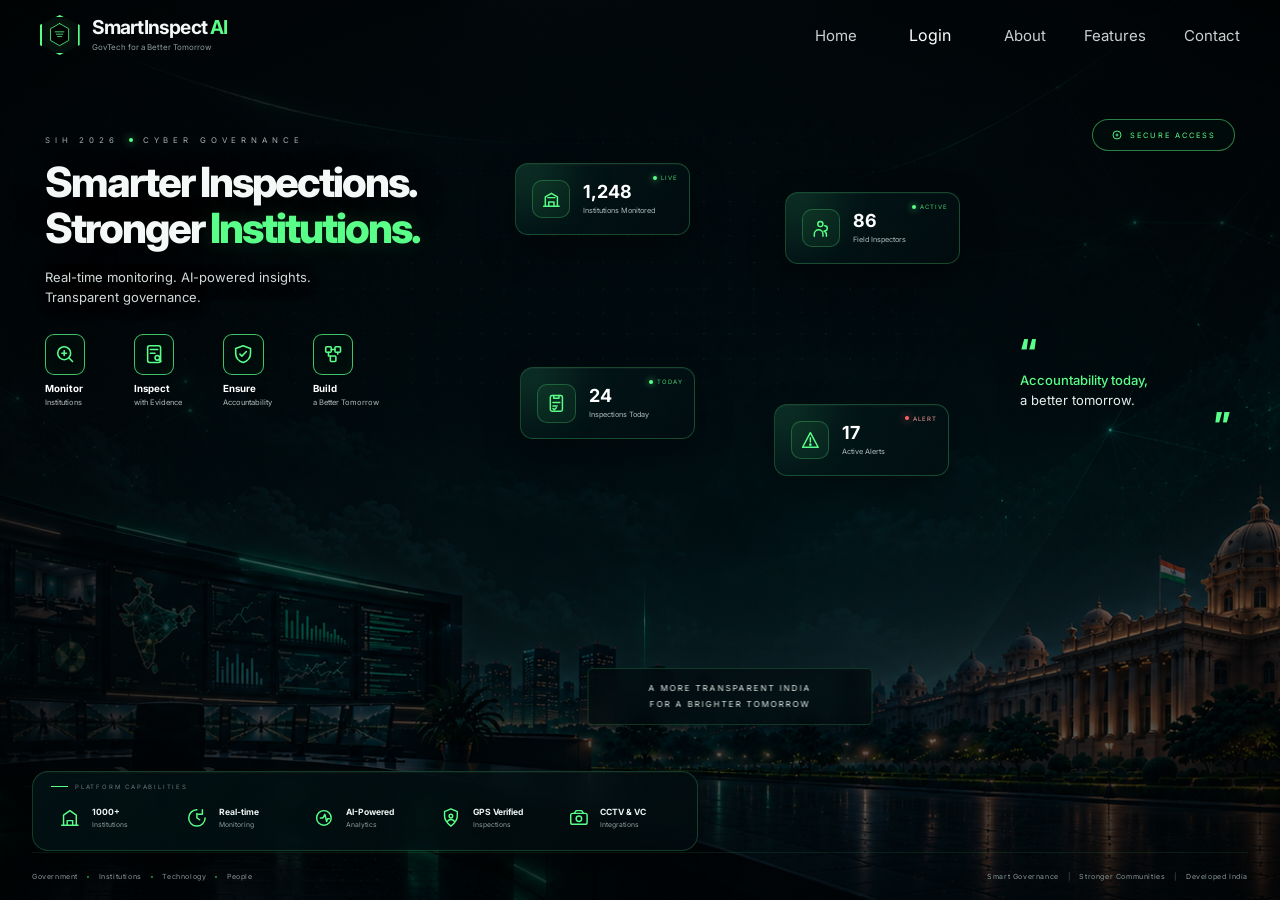
<file: SIH FRONTEND/index.html>
<!DOCTYPE html>
<html lang="en">

<head>

    <meta charset="UTF-8">

    <meta
        name="viewport"
        content="width=device-width, initial-scale=1.0"
    >

    <meta
        name="theme-color"
        content="#02090c"
    >

    <meta
        name="description"
        content="SmartInspect AI - Smarter inspections and stronger institutions."
    >

    <title>
        SmartInspect AI | Cyber Governance
    </title>


    <!-- =====================================================
         FONT
    ====================================================== -->

    <link rel="preconnect" href="https://fonts.googleapis.com">

    <link
        rel="preconnect"
        href="https://fonts.gstatic.com"
        crossorigin
    >

    <link
        href="https://fonts.googleapis.com/css2?family=Inter:wght@400;500;600;700;800&display=swap"
        rel="stylesheet"
    >


    <!-- =====================================================
         CSS
    ====================================================== -->

    <link
        rel="stylesheet"
        href="home.css"
    >

</head>


<body>


<div class="page">


    <!-- =====================================================
         BACKGROUND
    ====================================================== -->

    <div class="background"></div>

    <div class="background-overlay"></div>

    <div class="background-vignette"></div>



    <!-- =====================================================
         NAVBAR
    ====================================================== -->

    <header class="navbar">


        <!-- BRAND -->

        <a
            href="#home"
            class="brand"
        >

            <div class="brand-mark">

                <svg
                    viewBox="0 0 64 64"
                    aria-hidden="true"
                >

                    <path
                        d="M32 4 55 17v30L32 60 9 47V17L32 4Z"
                    />

                    <path
                        d="M21 25h22M24 31h16M27 37h10"
                    />

                </svg>

            </div>


            <div class="brand-content">

                <div class="brand-name">

                    SmartInspect

                    <span>AI</span>

                </div>

                <div class="brand-tagline">

                    GovTech for a Better Tomorrow

                </div>

            </div>

        </a>



        <!-- NAVIGATION -->

        <nav class="navigation">

            <a
                href="#home"
                class="nav-link"
            >
                Home
            </a>

            <!-- <a
                href="login.html"
                class="nav-link "
            >
                Login
            </a> -->

            <div class="login-dropdown">
    <a href="#" class="login-link">Login</a>

    <div class="login-menu">
        <a href="../admin/login.html">
            <span>🛡️</span>
            <div>
                <strong>Admin Login</strong>
                <small>Access administration panel</small>
            </div>
        </a>

        <a href="../inspector/login.html">
            <span>👮</span>
            <div>
                <strong>Inspector Login</strong>
                <small>Access inspection portal</small>
            </div>
        </a>
    </div>
</div>




            <a
                href="#about"
                class="nav-link"
            >
                About
            </a>

            <a
                href="#features"
                class="nav-link"
            >
                Features
            </a>

            <a
                href="#contact"
                class="nav-link"
            >
                Contact
            </a>

        </nav>


    </header>



    <!-- =====================================================
         HERO
    ====================================================== -->

    <main
        class="hero"
        id="home"
    >


        <!-- =================================================
             LEFT HERO CONTENT
        ================================================== -->

        <section class="hero-content">


            <div class="eyebrow">

                <span>SIH 2026</span>

                <i></i>

                <span>CYBER GOVERNANCE</span>

            </div>



            <h1>

                Smarter Inspections.

                <br>

                Stronger

                <span>
                    Institutions.
                </span>

            </h1>



            <p class="hero-description">

                Real-time monitoring.
                AI-powered insights.

                <br>

                Transparent governance.

            </p>



            <!-- =============================================
                 HERO FEATURE MINI CARDS
            ============================================== -->

            <div
                class="hero-features"
                id="features"
            >


                <!-- MONITOR -->

                <div class="hero-feature">

                    <div class="feature-icon">

                        <svg
                            viewBox="0 0 24 24"
                            fill="none"
                        >

                            <circle
                                cx="11"
                                cy="11"
                                r="7"
                            />

                            <path
                                d="m20 20-4-4"
                            />

                            <path
                                d="M8.5 11h5M11 8.5v5"
                            />

                        </svg>

                    </div>

                    <strong>
                        Monitor
                    </strong>

                    <span>
                        Institutions
                    </span>

                </div>



                <!-- INSPECT -->

                <div class="hero-feature">

                    <div class="feature-icon">

                        <svg
                            viewBox="0 0 24 24"
                            fill="none"
                        >

                            <rect
                                x="5"
                                y="3"
                                width="14"
                                height="18"
                                rx="2"
                            />

                            <path
                                d="M8 7h8M8 11h5"
                            />

                            <circle
                                cx="15.5"
                                cy="16"
                                r="2.5"
                            />

                            <path
                                d="m17.3 17.8 2 2"
                            />

                        </svg>

                    </div>

                    <strong>
                        Inspect
                    </strong>

                    <span>
                        with Evidence
                    </span>

                </div>



                <!-- ENSURE -->

                <div class="hero-feature">

                    <div class="feature-icon">

                        <svg
                            viewBox="0 0 24 24"
                            fill="none"
                        >

                            <path
                                d="M12 3 20 6v5c0 5-3.4 8.5-8 10-4.6-1.5-8-5-8-10V6l8-3Z"
                            />

                            <path
                                d="m8.5 12 2.2 2.2 4.8-5"
                            />

                        </svg>

                    </div>

                    <strong>
                        Ensure
                    </strong>

                    <span>
                        Accountability
                    </span>

                </div>



                <!-- BUILD -->

                <div class="hero-feature">

                    <div class="feature-icon">

                        <svg
                            viewBox="0 0 24 24"
                            fill="none"
                        >

                            <rect
                                x="4"
                                y="4"
                                width="6"
                                height="6"
                                rx="1"
                            />

                            <rect
                                x="14"
                                y="4"
                                width="6"
                                height="6"
                                rx="1"
                            />

                            <rect
                                x="9"
                                y="14"
                                width="6"
                                height="6"
                                rx="1"
                            />

                            <path
                                d="M10 7h4M17 10v2M7 10v4h2"
                            />

                        </svg>

                    </div>

                    <strong>
                        Build
                    </strong>

                    <span>
                        a Better Tomorrow
                    </span>

                </div>


            </div>


        </section>



        <!-- =================================================
             STATISTICS
        ================================================== -->

        <section
            class="stats-area"
            aria-label="SmartInspect statistics"
        >


            <!-- =================================================
                 STAT 1
            ================================================== -->

            <article class="stat-card stat-institutions">

                <div class="stat-glow"></div>

                <div class="stat-icon">

                    <svg
                        viewBox="0 0 24 24"
                        fill="none"
                    >

                        <path
                            d="M3 20h18"
                        />

                        <path
                            d="M5 20V9l7-4 7 4v11"
                        />

                        <path
                            d="M9 20v-5h6v5"
                        />

                        <path
                            d="M8 10h8"
                        />

                    </svg>

                </div>


                <div class="stat-info">

                    <span class="stat-number">
                        1,248
                    </span>

                    <span class="stat-label">
                        Institutions Monitored
                    </span>

                </div>


                <div class="stat-status">

                    <span></span>

                    LIVE

                </div>

            </article>



            <!-- =================================================
                 STAT 2
            ================================================== -->

            <article class="stat-card stat-inspectors">

                <div class="stat-glow"></div>

                <div class="stat-icon">

                    <svg
                        viewBox="0 0 24 24"
                        fill="none"
                    >

                        <circle
                            cx="12"
                            cy="7"
                            r="3"
                        />

                        <path
                            d="M5 21v-2.5a5 5 0 0 1 10 0V21"
                        />

                        <path
                            d="M17 9a3 3 0 1 1 0 6"
                        />

                        <path
                            d="M19 21v-2a4 4 0 0 0-3-3.8"
                        />

                    </svg>

                </div>


                <div class="stat-info">

                    <span class="stat-number">
                        86
                    </span>

                    <span class="stat-label">
                        Field Inspectors
                    </span>

                </div>


                <div class="stat-status">

                    <span></span>

                    ACTIVE

                </div>

            </article>



            <!-- =================================================
                 STAT 3
            ================================================== -->

            <article class="stat-card stat-inspections">

                <div class="stat-glow"></div>

                <div class="stat-icon">

                    <svg
                        viewBox="0 0 24 24"
                        fill="none"
                    >

                        <rect
                            x="5"
                            y="3"
                            width="14"
                            height="18"
                            rx="2"
                        />

                        <path
                            d="M9 3v3h6V3"
                        />

                        <path
                            d="M8 11h8M8 15h5"
                        />

                        <path
                            d="m8 18 1.5 1.5L12 17"
                        />

                    </svg>

                </div>


                <div class="stat-info">

                    <span class="stat-number">
                        24
                    </span>

                    <span class="stat-label">
                        Inspections Today
                    </span>

                </div>


                <div class="stat-status">

                    <span></span>

                    TODAY

                </div>

            </article>



            <!-- =================================================
                 STAT 4
            ================================================== -->

            <article class="stat-card stat-alerts">

                <div class="stat-glow"></div>

                <div class="stat-icon">

                    <svg
                        viewBox="0 0 24 24"
                        fill="none"
                    >

                        <path
                            d="M12 3 21 20H3L12 3Z"
                        />

                        <path
                            d="M12 9v5"
                        />

                        <circle
                            cx="12"
                            cy="17"
                            r=".7"
                        />

                    </svg>

                </div>


                <div class="stat-info">

                    <span class="stat-number">
                        17
                    </span>

                    <span class="stat-label">
                        Active Alerts
                    </span>

                </div>


                <div class="stat-status alert-status">

                    <span></span>

                    ALERT

                </div>

            </article>


        </section>



        <!-- =================================================
             RIGHT SIDE
        ================================================== -->

        <section class="hero-right">


            <!-- SECURE ACCESS -->

            <div class="secure-access">

                <span class="secure-icon">

                    <svg
                        viewBox="0 0 24 24"
                        fill="none"
                    >

                        <circle
                            cx="12"
                            cy="12"
                            r="8"
                        />

                        <path
                            d="M9 12h6"
                        />

                        <path
                            d="M12 9v6"
                        />

                    </svg>

                </span>

                SECURE ACCESS

            </div>



            <!-- QUOTE -->

            <div class="quote">

                <span class="quote-symbol">
                    “
                </span>

                <p>

                    <strong>
                        Accountability today,
                    </strong>

                    <br>

                    a better tomorrow.

                </p>

                <span class="quote-symbol closing">
                    ”
                </span>

            </div>


        </section>


    </main>



    <!-- =====================================================
         CENTER LOWER MESSAGE
    ====================================================== -->

    <div class="center-message">

        <span>
            A MORE TRANSPARENT INDIA
        </span>

        <span>
            FOR A BRIGHTER TOMORROW
        </span>

    </div>



    <!-- =====================================================
         CAPABILITIES
    ====================================================== -->

    <section
        class="capabilities"
        id="about"
    >


        <div class="capabilities-heading">

            <span class="capabilities-line"></span>

            <span>
                PLATFORM CAPABILITIES
            </span>

        </div>



        <div class="capability-list">


            <!-- =============================================
                 CAPABILITY 1
            ============================================== -->

            <div class="capability">

                <div class="capability-icon">

                    <svg
                        viewBox="0 0 24 24"
                        fill="none"
                    >

                        <path
                            d="M3 20h18"
                        />

                        <path
                            d="M5 20V9l7-5 7 5v11"
                        />

                        <path
                            d="M9 20v-5h6v5"
                        />

                    </svg>

                </div>

                <div class="capability-text">

                    <strong>
                        1000+
                    </strong>

                    <span>
                        Institutions
                    </span>

                </div>

            </div>



            <!-- =============================================
                 CAPABILITY 2
            ============================================== -->

            <div class="capability">

                <div class="capability-icon">

                    <svg
                        viewBox="0 0 24 24"
                        fill="none"
                    >

                        <path
                            d="M12 3a9 9 0 1 0 9 9"
                        />

                        <path
                            d="M12 7v5l3 2"
                        />

                        <path
                            d="M18 3v5h-5"
                        />

                    </svg>

                </div>

                <div class="capability-text">

                    <strong>
                        Real-time
                    </strong>

                    <span>
                        Monitoring
                    </span>

                </div>

            </div>



            <!-- =============================================
                 CAPABILITY 3
            ============================================== -->

            <div class="capability">

                <div class="capability-icon">

                    <svg
                        viewBox="0 0 24 24"
                        fill="none"
                    >

                        <circle
                            cx="12"
                            cy="12"
                            r="8"
                        />

                        <path
                            d="M8 12h3l2-4 2 8 1-3h2"
                        />

                    </svg>

                </div>

                <div class="capability-text">

                    <strong>
                        AI-Powered
                    </strong>

                    <span>
                        Analytics
                    </span>

                </div>

            </div>



            <!-- =============================================
                 CAPABILITY 4
            ============================================== -->

            <div class="capability">

                <div class="capability-icon">

                    <svg
                        viewBox="0 0 24 24"
                        fill="none"
                    >

                        <path
                            d="M12 21s7-5.2 7-11V5l-7-3-7 3v5c0 5.8 7 11 7 11Z"
                        />

                        <circle
                            cx="12"
                            cy="10"
                            r="2"
                        />

                        <path
                            d="M8 16c1.2-1.5 2.5-2.2 4-2.2s2.8.7 4 2.2"
                        />

                    </svg>

                </div>

                <div class="capability-text">

                    <strong>
                        GPS Verified
                    </strong>

                    <span>
                        Inspections
                    </span>

                </div>

            </div>



            <!-- =============================================
                 CAPABILITY 5
            ============================================== -->

            <div class="capability">

                <div class="capability-icon">

                    <svg
                        viewBox="0 0 24 24"
                        fill="none"
                    >

                        <rect
                            x="3"
                            y="7"
                            width="18"
                            height="12"
                            rx="2"
                        />

                        <circle
                            cx="12"
                            cy="13"
                            r="3"
                        />

                        <path
                            d="m7 7 2-3h6l2 3"
                        />

                    </svg>

                </div>

                <div class="capability-text">

                    <strong>
                        CCTV & VC
                    </strong>

                    <span>
                        Integrations
                    </span>

                </div>

            </div>


        </div>

    </section>



    <!-- =====================================================
         FOOTER
    ====================================================== -->

    <footer id="contact">


        <div class="footer-left">

            <span>
                Government
            </span>

            <i>•</i>

            <span>
                Institutions
            </span>

            <i>•</i>

            <span>
                Technology
            </span>

            <i>•</i>

            <span>
                People
            </span>

        </div>



        <div class="footer-right">

            <span>
                Smart Governance
            </span>

            <b>|</b>

            <span>
                Stronger Communities
            </span>

            <b>|</b>

            <span>
                Developed India
            </span>

        </div>


    </footer>


</div>



<!-- =========================================================
     JAVASCRIPT
========================================================= -->

<script>

    /* ================================================
       NAV ACTIVE STATE
    ================================================ */

    const navLinks =
        document.querySelectorAll(".nav-link");


    navLinks.forEach(link => {

        link.addEventListener(
            "click",
            () => {

                navLinks.forEach(item => {

                    item.classList.remove("active");

                });

                link.classList.add("active");

            }
        );

    });



    /* ================================================
       STAT CARD MICRO INTERACTION
    ================================================ */

    const statCards =
        document.querySelectorAll(".stat-card");


    statCards.forEach(card => {

        card.addEventListener(
            "mousemove",
            event => {

                const rect =
                    card.getBoundingClientRect();

                const x =
                    event.clientX - rect.left;

                const y =
                    event.clientY - rect.top;

                const rotateY =
                    ((x / rect.width) - .5) * 4;

                const rotateX =
                    ((y / rect.height) - .5) * -4;

                card.style.transform =
                    `translateY(-4px)
                     perspective(600px)
                     rotateX(${rotateX}deg)
                     rotateY(${rotateY}deg)`;

            }
        );


        card.addEventListener(
            "mouseleave",
            () => {

                card.style.transform = "";

            }
        );

    });

</script>


</body>

</html>
</file>
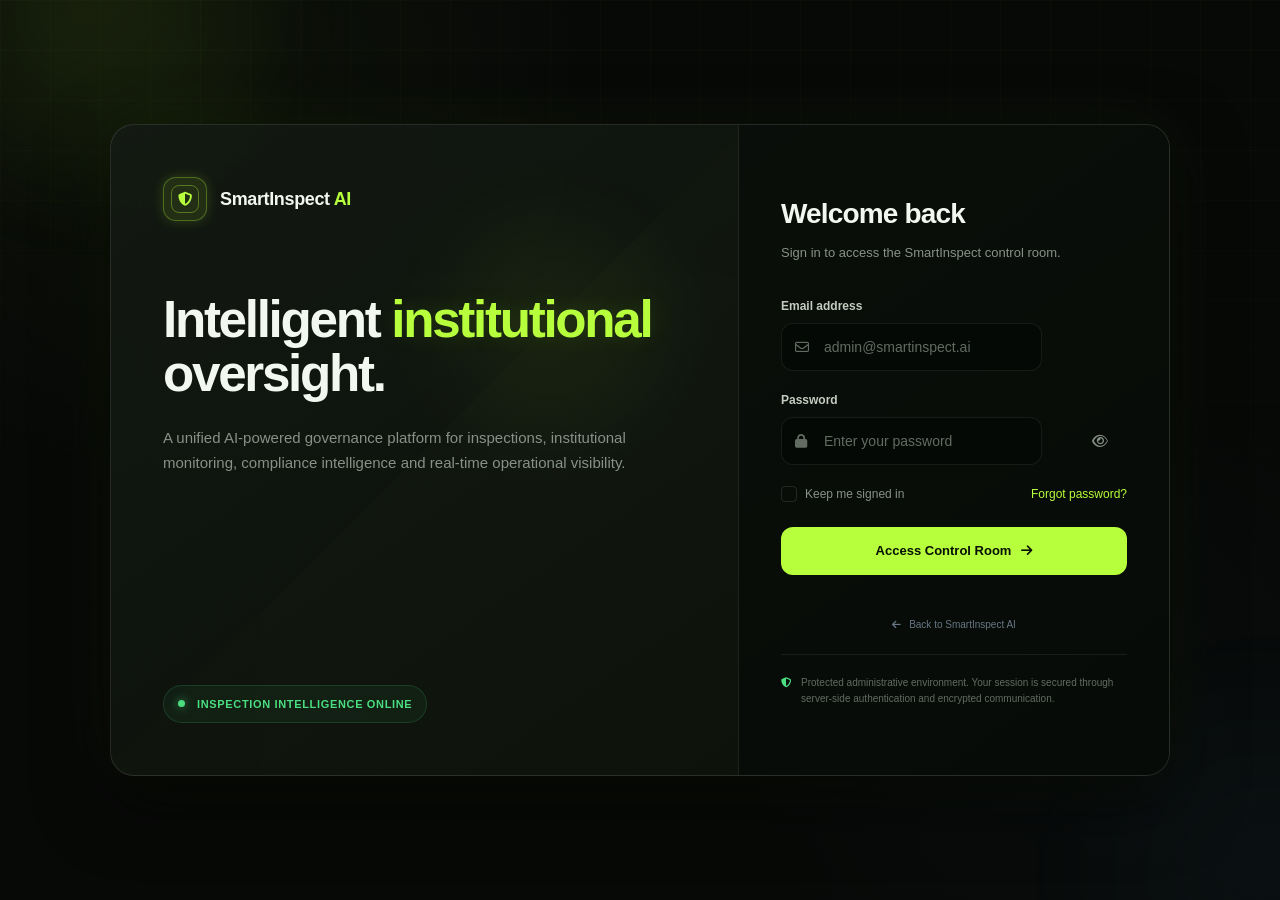
<file: SIH FRONTEND/admin/login.html>
<!DOCTYPE html>
<html lang="en">
<head>
    <meta charset="UTF-8">

    <meta
        name="viewport"
        content="width=device-width, initial-scale=1.0"
    >

    <meta
        name="description"
        content="SmartInspect AI — Secure administrative access"
    >

    <meta
        name="theme-color"
        content="#070907"
    >

    <title>Login | SmartInspect AI</title>

    <!-- =====================================================
         DESIGN SYSTEM
         ===================================================== -->

    <link rel="stylesheet" href="css/variables.css">
    <link rel="stylesheet" href="css/global.css">
    <link rel="stylesheet" href="css/responsive.css">
    <link rel="stylesheet" href="css/login.css">


    <!-- =====================================================
         ICONS
         ===================================================== -->

    <link
        rel="stylesheet"
        href="https://cdnjs.cloudflare.com/ajax/libs/font-awesome/6.5.2/css/all.min.css"
    >

    
</head>

<body>

    <!-- =====================================================
         BACKGROUND
         ===================================================== -->

    <div class="login-bg" aria-hidden="true">

        <div class="login-grid"></div>

        <div class="login-glow login-glow-one"></div>

        <div class="login-glow login-glow-two"></div>

    </div>


    <!-- =====================================================
         LOGIN PAGE
         ===================================================== -->

    <main class="login-page">

        <div class="login-container">

            <!-- =============================================
                 BRAND PANEL
                 ============================================= -->

            <section class="login-brand">

                <div class="brand-pattern"></div>

                <div class="brand-content">

                    <div class="brand-logo">

                        <div class="brand-logo-mark">
                            <i class="fa-solid fa-shield-halved"></i>
                        </div>

                        <div class="brand-name">
                            SmartInspect <span>AI</span>
                        </div>

                    </div>


                    <h2 class="brand-headline">
                        Intelligent
                        <span>institutional</span>
                        oversight.
                    </h2>


                    <p class="brand-description">
                        A unified AI-powered governance platform
                        for inspections, institutional monitoring,
                        compliance intelligence and real-time
                        operational visibility.
                    </p>

                </div>


                <div class="system-status">

                    <span
                        class="system-status-dot"
                        aria-hidden="true"
                    ></span>

                    <span class="system-status-text">
                        Inspection intelligence online
                    </span>

                </div>

            </section>


            <!-- =============================================
                 LOGIN FORM
                 ============================================= -->

            <section class="login-form-panel">

                <div class="login-form-wrapper">

                    <div class="login-form-header">

                        <h1>
                            Welcome back
                        </h1>

                        <p>
                            Sign in to access the
                            SmartInspect control room.
                        </p>

                    </div>


                    <form
                        class="login-form"
                        id="loginForm"
                        novalidate
                    >

                        <!-- Email -->

                        <div class="form-field">

                            <label
                                class="form-label"
                                for="email"
                            >
                                Email address
                            </label>

                            <div class="form-input-wrapper">

                                <i
                                    class="fa-regular fa-envelope form-input-icon"
                                    aria-hidden="true"
                                ></i>

                                <input
                                    class="login-input"
                                    type="email"
                                    id="email"
                                    name="email"
                                    placeholder="admin@smartinspect.ai"
                                    autocomplete="email"
                                    required
                                >

                            </div>

                        </div>


                        <!-- Password -->

                        <div class="form-field">

                            <label
                                class="form-label"
                                for="password"
                            >
                                Password
                            </label>

                            <div class="form-input-wrapper">

                                <i
                                    class="fa-solid fa-lock form-input-icon"
                                    aria-hidden="true"
                                ></i>

                                <input
                                    class="login-input"
                                    type="password"
                                    id="password"
                                    name="password"
                                    placeholder="Enter your password"
                                    autocomplete="current-password"
                                    required
                                >

                                <button
                                    type="button"
                                    class="password-toggle"
                                    id="togglePassword"
                                    aria-label="Show password"
                                >
                                    <i
                                        class="fa-regular fa-eye"
                                        aria-hidden="true"
                                    ></i>
                                </button>

                            </div>

                        </div>


                        <!-- Options -->

                        <div class="login-options">

                            <label class="remember">

                                <input
                                    type="checkbox"
                                    id="remember"
                                    name="remember"
                                >

                                <span>
                                    Keep me signed in
                                </span>

                            </label>

                            <a
                                href="#"
                                class="forgot-link"
                            >
                                Forgot password?
                            </a>

                        </div>


                        <!-- Submit -->

                        <a  href="pages/dashboard.html"
                            type="submit"
                            class="login-button"
                            id="loginButton"
                        >
                             <!-- <a href="/pages/dashboard.html">

                            </a> -->

                            <span>
                                Access Control Room
                            </span>

                            <i
                                class="fa-solid fa-arrow-right"
                                aria-hidden="true"
                            ></i>

                        </a>

                         <!-- Back -->

            <a href="../index.html"
               class="back-home">

                <i class="fa-solid fa-arrow-left"></i>

                Back to SmartInspect AI

            </a>

                    </form>


                    <!-- Security -->

                    <div class="security-note">

                        <i
                            class="fa-solid fa-shield-halved"
                            aria-hidden="true"
                        ></i>

                        <span>
                            Protected administrative environment.
                            Your session is secured through
                            server-side authentication and
                            encrypted communication.
                        </span>

                    </div>

                </div>

            </section>

        </div>

    </main>


    <!-- =====================================================
         JAVASCRIPT
         ===================================================== -->

    <script src="js/config.js"></script>
    <script src="js/utils.js"></script>

    <script>

        "use strict";

        const passwordInput =
            document.getElementById("password");

        const togglePassword =
            document.getElementById("togglePassword");

        const loginForm =
            document.getElementById("loginForm");

        /* -----------------------------------------------
           Password visibility
           ----------------------------------------------- */

        togglePassword.addEventListener(
            "click",
            () => {

                const isPassword =
                    passwordInput.type === "password";

                passwordInput.type =
                    isPassword
                        ? "text"
                        : "password";

                togglePassword.innerHTML =
                    isPassword
                        ? '<i class="fa-regular fa-eye-slash"></i>'
                        : '<i class="fa-regular fa-eye"></i>';

                togglePassword.setAttribute(
                    "aria-label",
                    isPassword
                        ? "Hide password"
                        : "Show password"
                );
            }
        );


        /* -----------------------------------------------
           Login form foundation
           
           Authentication API integration should be
           connected later to /api/auth/login.
           ----------------------------------------------- */

        loginForm.addEventListener(
            "submit",
            async event => {

                event.preventDefault();

                const email =
                    document.getElementById("email")
                        .value
                        .trim();

                const password =
                    passwordInput.value;

                if (!email) {
                    document
                        .getElementById("email")
                        .focus();

                    return;
                }

                if (!password) {
                    passwordInput.focus();

                    return;
                }

                /*
                 * Backend authentication will be
                 * connected in the next phase.
                 *
                 * Example:
                 *
                 * await apiPost(
                 *     "/auth/login",
                 *     { email, password }
                 * );
                 */

                console.info(
                    "Login form ready for API integration."
                );
            }
        );

    </script>

</body>
</html>
</file>
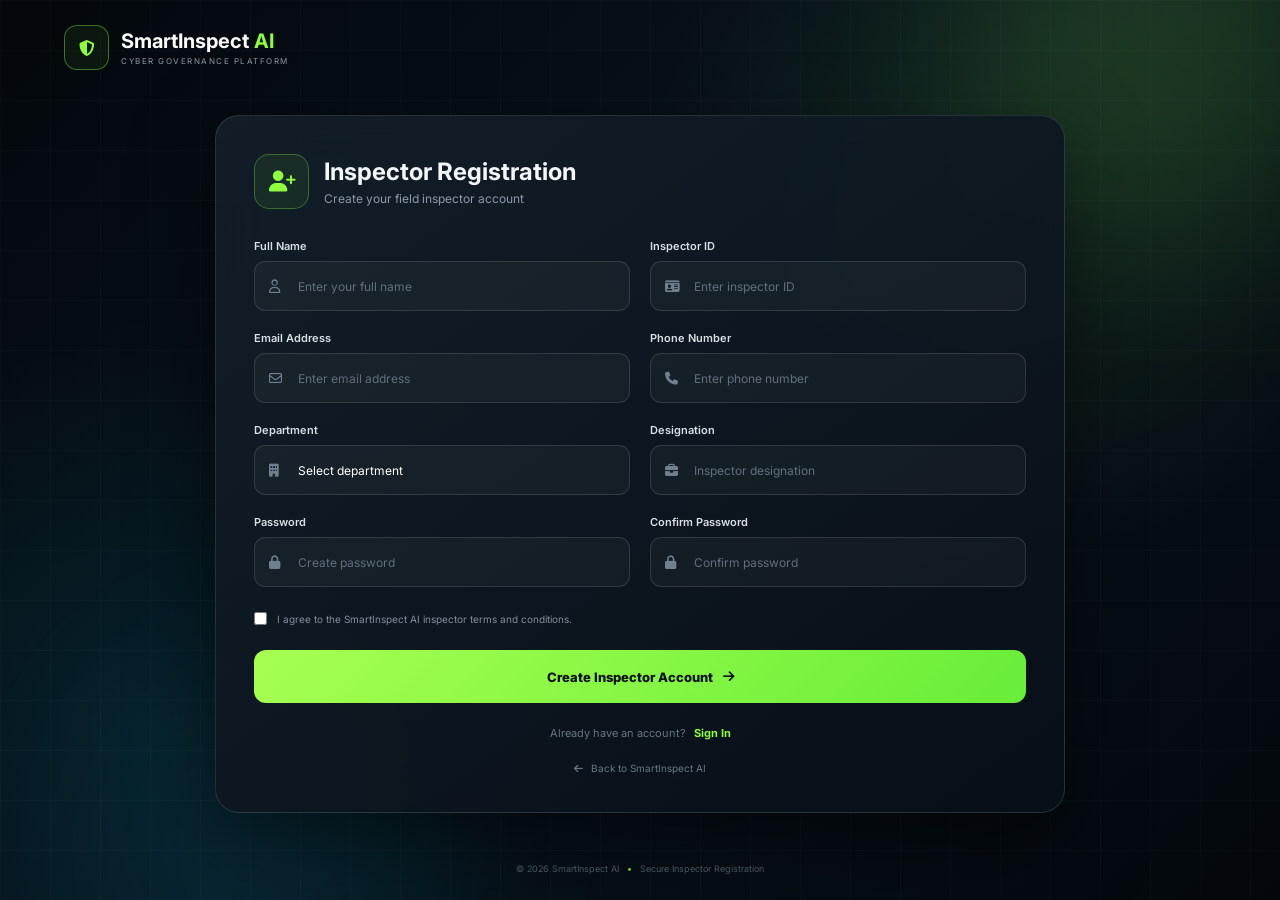
<file: SIH FRONTEND/inspector/register.html>
<!DOCTYPE html>
<html lang="en">

<head>

    <meta charset="UTF-8">

    <meta name="viewport"
          content="width=device-width, initial-scale=1.0">

    <title>Inspector Registration | SmartInspect AI</title>

    <link rel="preconnect"
          href="https://fonts.googleapis.com">

    <link rel="preconnect"
          href="https://fonts.gstatic.com"
          crossorigin>

    <link href="https://fonts.googleapis.com/css2?family=Inter:wght@400;500;600;700;800&display=swap"
          rel="stylesheet">

    <link rel="stylesheet"
          href="https://cdnjs.cloudflare.com/ajax/libs/font-awesome/6.7.2/css/all.min.css">

    <link rel="stylesheet"
          href="css/register.css">

</head>


<body>


    <!-- Background -->

    <div class="background">

        <div class="glow glow-1"></div>
        <div class="glow glow-2"></div>

        <div class="grid"></div>

    </div>


    <!-- Brand -->

    <header class="brand">

        <a href="../admin/index.html"
           class="brand-link">

            <div class="brand-icon">

                <i class="fa-solid fa-shield-halved"></i>

            </div>

            <div>

                <h2>
                    SmartInspect <span>AI</span>
                </h2>

                <p>
                    Cyber Governance Platform
                </p>

            </div>

        </a>

    </header>


    <!-- Registration -->

    <main class="register-wrapper">


        <div class="register-card">


            <!-- Header -->

            <div class="register-header">

                <div class="register-icon">

                    <i class="fa-solid fa-user-plus"></i>

                </div>

                <div>

                    <h1>
                        Inspector Registration
                    </h1>

                    <p>
                        Create your field inspector account
                    </p>

                </div>

            </div>


            <!-- Form -->

            <form id="registerForm">


                <div class="form-grid">


                    <!-- Full Name -->

                    <div class="input-group">

                        <label for="fullName">
                            Full Name
                        </label>

                        <div class="input-box">

                            <i class="fa-regular fa-user"></i>

                            <input
                                type="text"
                                id="fullName"
                                placeholder="Enter your full name"
                                required
                            >

                        </div>

                    </div>


                    <!-- Inspector ID -->

                    <div class="input-group">

                        <label for="inspectorId">
                            Inspector ID
                        </label>

                        <div class="input-box">

                            <i class="fa-solid fa-id-card"></i>

                            <input
                                type="text"
                                id="inspectorId"
                                placeholder="Enter inspector ID"
                                required
                            >

                        </div>

                    </div>


                    <!-- Email -->

                    <div class="input-group">

                        <label for="email">
                            Email Address
                        </label>

                        <div class="input-box">

                            <i class="fa-regular fa-envelope"></i>

                            <input
                                type="email"
                                id="email"
                                placeholder="Enter email address"
                                required
                            >

                        </div>

                    </div>


                    <!-- Phone -->

                    <div class="input-group">

                        <label for="phone">
                            Phone Number
                        </label>

                        <div class="input-box">

                            <i class="fa-solid fa-phone"></i>

                            <input
                                type="tel"
                                id="phone"
                                placeholder="Enter phone number"
                                required
                            >

                        </div>

                    </div>


                    <!-- Department -->

                    <div class="input-group">

                        <label for="department">
                            Department
                        </label>

                        <div class="input-box">

                            <i class="fa-solid fa-building"></i>

                            <select id="department" required>

                                <option value="">
                                    Select department
                                </option>

                                <option>
                                    Education
                                </option>

                                <option>
                                    Healthcare
                                </option>

                                <option>
                                    Infrastructure
                                </option>

                                <option>
                                    Municipal Administration
                                </option>

                                <option>
                                    Public Works
                                </option>

                                <option>
                                    Other
                                </option>

                            </select>

                        </div>

                    </div>


                    <!-- Designation -->

                    <div class="input-group">

                        <label for="designation">
                            Designation
                        </label>

                        <div class="input-box">

                            <i class="fa-solid fa-briefcase"></i>

                            <input
                                type="text"
                                id="designation"
                                placeholder="Inspector designation"
                                required
                            >

                        </div>

                    </div>


                    <!-- Password -->

                    <div class="input-group">

                        <label for="password">
                            Password
                        </label>

                        <div class="input-box">

                            <i class="fa-solid fa-lock"></i>

                            <input
                                type="password"
                                id="password"
                                placeholder="Create password"
                                required
                            >

                        </div>

                    </div>


                    <!-- Confirm Password -->

                    <div class="input-group">

                        <label for="confirmPassword">
                            Confirm Password
                        </label>

                        <div class="input-box">

                            <i class="fa-solid fa-lock"></i>

                            <input
                                type="password"
                                id="confirmPassword"
                                placeholder="Confirm password"
                                required
                            >

                        </div>

                    </div>


                </div>


                <!-- Terms -->

                <label class="terms">

                    <input
                        type="checkbox"
                        required
                    >

                    <span>
                        I agree to the SmartInspect AI
                        inspector terms and conditions.
                    </span>

                </label>


                <!-- Register -->

                <button
                    type="submit"
                    class="register-submit"
                >

                    <span>
                        Create Inspector Account
                    </span>

                    <i class="fa-solid fa-arrow-right"></i>

                </button>


            </form>


            <!-- Already registered -->

            <div class="already">

                <span>
                    Already have an account?
                </span>

                <a href="login.html">
                    Sign In
                </a>

            </div>
           

            <a href="../index.html"
               class="back-home">

                <i class="fa-solid fa-arrow-left"></i>

                Back to SmartInspect AI

            </a>

        </div>


    </main>


    <footer>

        © 2026 SmartInspect AI
        <span>•</span>
        Secure Inspector Registration

    </footer>


    <script>

        const form =
            document.getElementById("registerForm");

        form.addEventListener("submit", function(e) {

            e.preventDefault();

            const password =
                document.getElementById("password").value;

            const confirmPassword =
                document.getElementById("confirmPassword").value;


            if (password !== confirmPassword) {

                alert("Passwords do not match.");

                return;

            }


            /*
             * Later connect this form
             * to your backend API.
             */

            alert(
                "Registration form submitted successfully!"
            );

        });

    </script>


</body>

</html>
</file>
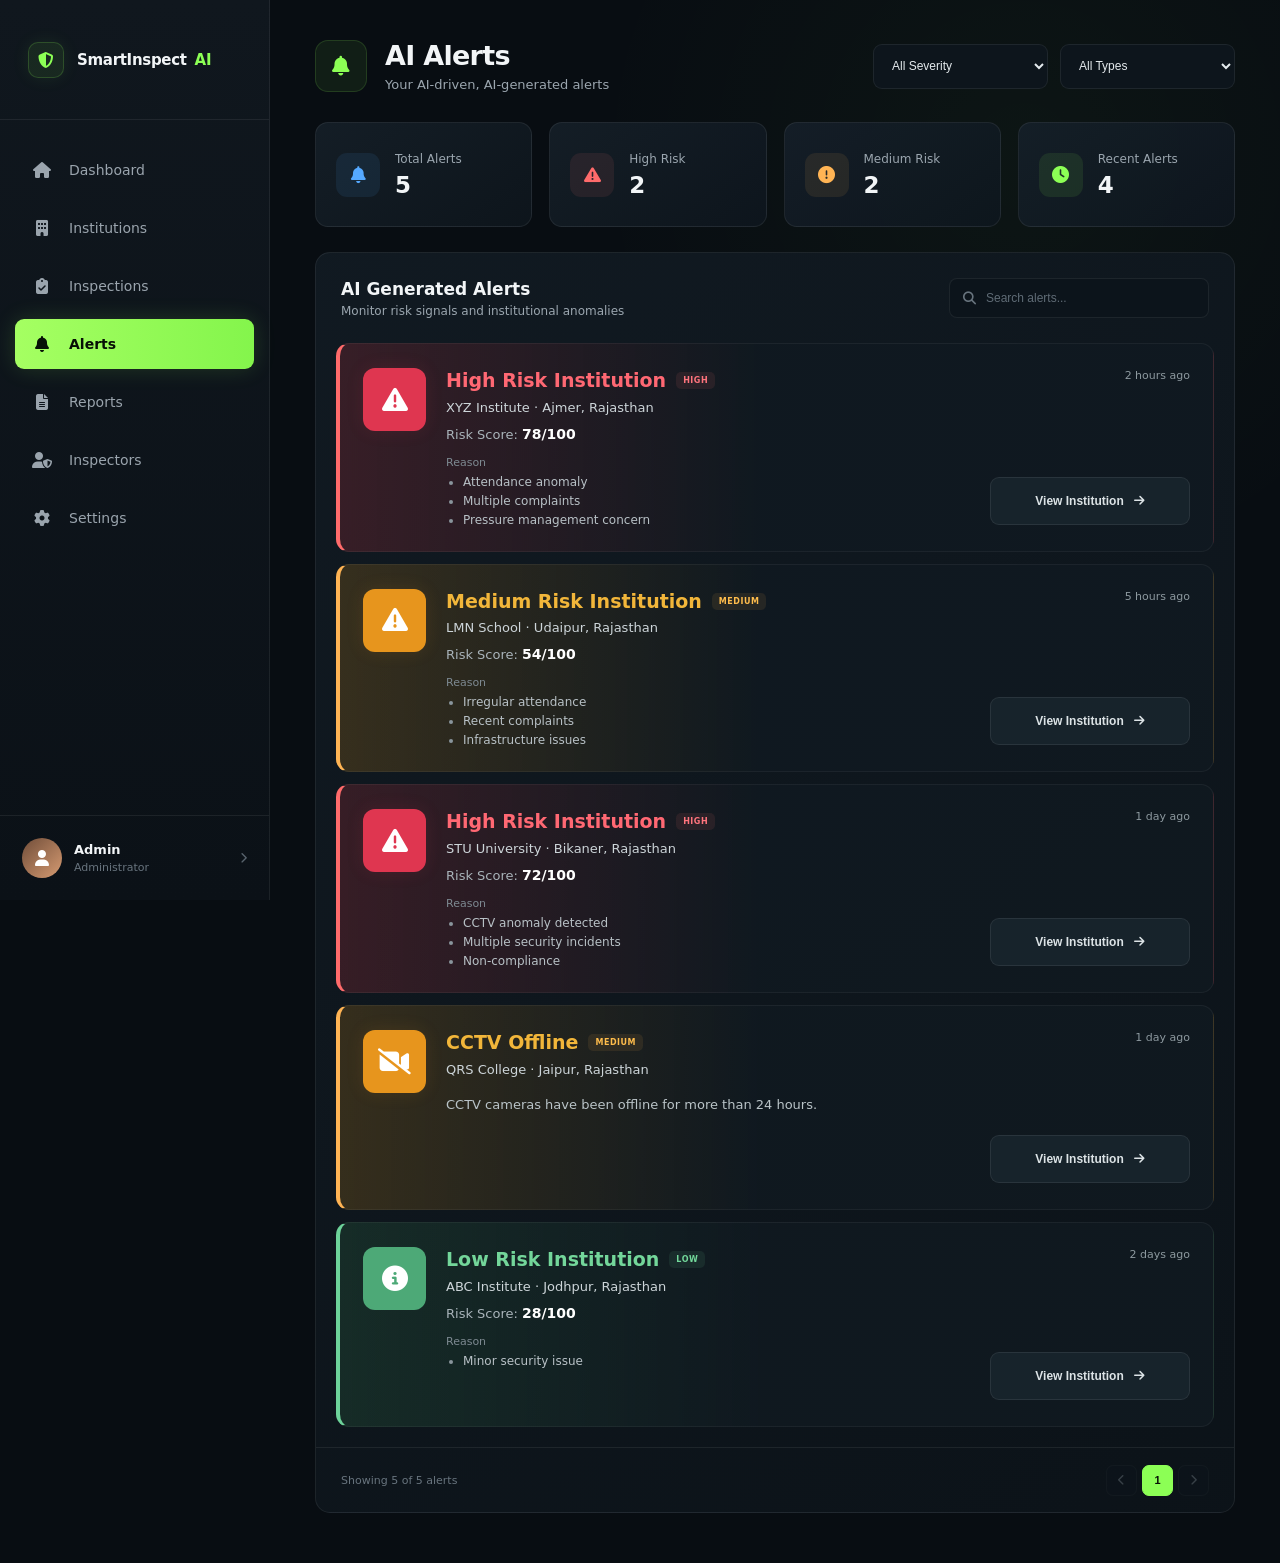
<file: SIH FRONTEND/admin/pages/alerts.html>
<!DOCTYPE html>
<html lang="en">

<head>

    <meta charset="UTF-8">

    <meta
        name="viewport"
        content="width=device-width, initial-scale=1.0"
    >

    <title>Alerts | SmartInspect AI</title>

    <!-- Font Awesome -->
    <link
        rel="stylesheet"
        href="https://cdnjs.cloudflare.com/ajax/libs/font-awesome/6.5.2/css/all.min.css"
    >

    <!-- Alerts CSS -->
    <link rel="stylesheet" href="../css/alerts.css">

</head>


<body>


    <!-- =====================================================
         SIDEBAR
         SAME STRUCTURE AS INSPECTIONS PAGE
         ===================================================== -->

    <aside class="sidebar" id="sidebar">

        <!-- Logo -->
        <div class="logo-area">

            <div class="logo-icon">
                <i class="fa-solid fa-shield-halved"></i>
            </div>

            <div class="logo-text">
                SmartInspect <b>AI</b>
            </div>


            <!-- Mobile Close -->
            <button
                class="close-sidebar"
                id="closeSidebar"
                type="button"
                aria-label="Close menu"
            >
                <i class="fa-solid fa-xmark"></i>
            </button>

        </div>


        <!-- Navigation -->
        <nav class="navigation">

            <a
                href="dashboard.html"
                class="nav-item"
            >
                <i class="fa-solid fa-house"></i>
                <span>Dashboard</span>
            </a>


            <a
                href="institutions.html"
                class="nav-item"
            >
                <i class="fa-solid fa-building"></i>
                <span>Institutions</span>
            </a>


            <a
                href="inspections.html"
                class="nav-item"
            >
                <i class="fa-solid fa-clipboard-check"></i>
                <span>Inspections</span>
            </a>


            <!-- ACTIVE -->
            <a
                href="alerts.html"
                class="nav-item active"
            >
                <i class="fa-solid fa-bell"></i>
                <span>Alerts</span>
            </a>


            <a
                href="reports.html"
                class="nav-item"
            >
                <i class="fa-solid fa-file-lines"></i>
                <span>Reports</span>
            </a>


            <a
                href="inspectors.html"
                class="nav-item"
            >
                <i class="fa-solid fa-user-shield"></i>
                <span>Inspectors</span>
            </a>


            <a
                href="settings.html"
                class="nav-item"
            >
                <i class="fa-solid fa-gear"></i>
                <span>Settings</span>
            </a>

        </nav>


        <!-- Admin Profile -->
        <div class="admin-profile">

            <div class="profile-image">
                <i class="fa-solid fa-user"></i>
            </div>

            <div class="profile-info">

                <strong>Admin</strong>

                <small>
                    Administrator
                </small>

            </div>

            <i
                class="fa-solid fa-chevron-right profile-arrow"
            ></i>

        </div>

    </aside>



    <!-- =====================================================
         SIDEBAR OVERLAY
         ===================================================== -->

    <div
        class="sidebar-overlay"
        id="sidebarOverlay"
    ></div>



    <!-- =====================================================
         MAIN CONTENT
         ===================================================== -->

    <main class="main-content">


        <!-- =================================================
             MOBILE HEADER
             ================================================= -->

        <header class="mobile-header">

            <button
                class="menu-btn"
                id="menuBtn"
                type="button"
                aria-label="Open menu"
            >
                <i class="fa-solid fa-bars"></i>
            </button>


            <div class="mobile-brand">
                SmartInspect <span>AI</span>
            </div>

        </header>



        <!-- =================================================
             PAGE HEADER
             ================================================= -->

        <section class="page-header">


            <div class="header-left">

                <div class="page-icon">
                    <i class="fa-solid fa-bell"></i>
                </div>


                <div>

                    <h1>
                        AI Alerts
                    </h1>

                    <p>
                        Your AI-driven, AI-generated alerts
                    </p>

                </div>

            </div>



            <!-- Filters -->
            <div class="filter-area">

                <select
                    id="severityFilter"
                    class="filter-select"
                >

                    <option value="all">
                        All Severity
                    </option>

                    <option value="high">
                        High Severity
                    </option>

                    <option value="medium">
                        Medium Severity
                    </option>

                    <option value="low">
                        Low Severity
                    </option>

                </select>


                <select
                    id="typeFilter"
                    class="filter-select"
                >

                    <option value="all">
                        All Types
                    </option>

                    <option value="risk">
                        Risk Alert
                    </option>

                    <option value="attendance">
                        Attendance
                    </option>

                    <option value="security">
                        Security
                    </option>

                    <option value="cctv">
                        CCTV
                    </option>

                </select>

            </div>

        </section>



        <!-- =================================================
             ALERT STATISTICS
             ================================================= -->

        <section class="stats-grid">


            <!-- Total -->
            <div class="stat-card">

                <div class="stat-icon blue">
                    <i class="fa-solid fa-bell"></i>
                </div>

                <div>

                    <span>
                        Total Alerts
                    </span>

                    <strong id="totalCount">
                        5
                    </strong>

                </div>

            </div>


            <!-- High -->
            <div class="stat-card">

                <div class="stat-icon red">
                    <i class="fa-solid fa-triangle-exclamation"></i>
                </div>

                <div>

                    <span>
                        High Risk
                    </span>

                    <strong id="highCount">
                        2
                    </strong>

                </div>

            </div>


            <!-- Medium -->
            <div class="stat-card">

                <div class="stat-icon orange">
                    <i class="fa-solid fa-circle-exclamation"></i>
                </div>

                <div>

                    <span>
                        Medium Risk
                    </span>

                    <strong id="mediumCount">
                        2
                    </strong>

                </div>

            </div>


            <!-- New -->
            <div class="stat-card">

                <div class="stat-icon green">
                    <i class="fa-solid fa-clock"></i>
                </div>

                <div>

                    <span>
                        Recent Alerts
                    </span>

                    <strong id="recentCount">
                        4
                    </strong>

                </div>

            </div>

        </section>



        <!-- =================================================
             ALERT PANEL
             ================================================= -->

        <section class="alerts-panel">


            <!-- Panel Header -->
            <div class="panel-top">

                <div>

                    <h2>
                        AI Generated Alerts
                    </h2>

                    <p>
                        Monitor risk signals and institutional anomalies
                    </p>

                </div>


                <!-- Search -->
                <div class="search-box">

                    <i class="fa-solid fa-magnifying-glass"></i>

                    <input
                        type="text"
                        id="searchInput"
                        placeholder="Search alerts..."
                        autocomplete="off"
                    >

                </div>

            </div>



            <!-- =================================================
                 ALERT LIST
                 ================================================= -->

            <div
                class="alerts-list"
                id="alertsList"
            >


                <!-- =================================================
                     ALERT 1
                     ================================================= -->

                <article
                    class="alert-card high"
                    data-severity="high"
                    data-type="risk"
                    data-search="high risk institution XYZ Institute Ajmer Rajasthan attendance anomaly multiple complaints pressure management concern"
                >


                    <div class="alert-main">


                        <div class="alert-icon high-icon">

                            <i
                                class="fa-solid fa-triangle-exclamation"
                            ></i>

                        </div>


                        <div class="alert-content">

                            <div class="alert-heading">

                                <h3>
                                    High Risk Institution
                                </h3>

                                <span class="severity-badge high-badge">
                                    HIGH
                                </span>

                            </div>


                            <p class="institution">
                                XYZ Institute · Ajmer, Rajasthan
                            </p>


                            <div class="risk-score">

                                Risk Score:

                                <strong>
                                    78/100
                                </strong>

                            </div>


                            <span class="reason-label">
                                Reason
                            </span>


                            <ul class="reasons">

                                <li>
                                    Attendance anomaly
                                </li>

                                <li>
                                    Multiple complaints
                                </li>

                                <li>
                                    Pressure management concern
                                </li>

                            </ul>

                        </div>

                    </div>



                    <div class="alert-actions">

                        <span class="alert-time">
                            2 hours ago
                        </span>


                        <button
                            class="view-institution"
                            type="button"
                            data-institution="XYZ Institute"
                            data-location="Ajmer, Rajasthan"
                            data-score="78"
                        >

                            View Institution

                            <i
                                class="fa-solid fa-arrow-right"
                            ></i>

                        </button>

                    </div>

                </article>



                <!-- =================================================
                     ALERT 2
                     ================================================= -->

                <article
                    class="alert-card medium"
                    data-severity="medium"
                    data-type="attendance"
                    data-search="medium risk institution LMN School Udaipur Rajasthan irregular attendance recent complaints infrastructure issues"
                >


                    <div class="alert-main">

                        <div class="alert-icon medium-icon">

                            <i
                                class="fa-solid fa-triangle-exclamation"
                            ></i>

                        </div>


                        <div class="alert-content">

                            <div class="alert-heading">

                                <h3>
                                    Medium Risk Institution
                                </h3>

                                <span class="severity-badge medium-badge">
                                    MEDIUM
                                </span>

                            </div>


                            <p class="institution">
                                LMN School · Udaipur, Rajasthan
                            </p>


                            <div class="risk-score">

                                Risk Score:

                                <strong>
                                    54/100
                                </strong>

                            </div>


                            <span class="reason-label">
                                Reason
                            </span>


                            <ul class="reasons">

                                <li>
                                    Irregular attendance
                                </li>

                                <li>
                                    Recent complaints
                                </li>

                                <li>
                                    Infrastructure issues
                                </li>

                            </ul>

                        </div>

                    </div>



                    <div class="alert-actions">

                        <span class="alert-time">
                            5 hours ago
                        </span>


                        <button
                            class="view-institution"
                            type="button"
                            data-institution="LMN School"
                            data-location="Udaipur, Rajasthan"
                            data-score="54"
                        >

                            View Institution

                            <i
                                class="fa-solid fa-arrow-right"
                            ></i>

                        </button>

                    </div>

                </article>



                <!-- =================================================
                     ALERT 3
                     ================================================= -->

                <article
                    class="alert-card high"
                    data-severity="high"
                    data-type="security"
                    data-search="high risk institution STU University Bikaner Rajasthan CCTV anomaly security incidents non compliance"
                >


                    <div class="alert-main">

                        <div class="alert-icon high-icon">

                            <i
                                class="fa-solid fa-triangle-exclamation"
                            ></i>

                        </div>


                        <div class="alert-content">

                            <div class="alert-heading">

                                <h3>
                                    High Risk Institution
                                </h3>

                                <span class="severity-badge high-badge">
                                    HIGH
                                </span>

                            </div>


                            <p class="institution">
                                STU University · Bikaner, Rajasthan
                            </p>


                            <div class="risk-score">

                                Risk Score:

                                <strong>
                                    72/100
                                </strong>

                            </div>


                            <span class="reason-label">
                                Reason
                            </span>


                            <ul class="reasons">

                                <li>
                                    CCTV anomaly detected
                                </li>

                                <li>
                                    Multiple security incidents
                                </li>

                                <li>
                                    Non-compliance
                                </li>

                            </ul>

                        </div>

                    </div>



                    <div class="alert-actions">

                        <span class="alert-time">
                            1 day ago
                        </span>


                        <button
                            class="view-institution"
                            type="button"
                            data-institution="STU University"
                            data-location="Bikaner, Rajasthan"
                            data-score="72"
                        >

                            View Institution

                            <i
                                class="fa-solid fa-arrow-right"
                            ></i>

                        </button>

                    </div>

                </article>



                <!-- =================================================
                     ALERT 4
                     ================================================= -->

                <article
                    class="alert-card medium"
                    data-severity="medium"
                    data-type="cctv"
                    data-search="CCTV offline QRS College Jaipur Rajasthan cameras offline 24 hours"
                >


                    <div class="alert-main">

                        <div class="alert-icon medium-icon">

                            <i
                                class="fa-solid fa-video-slash"
                            ></i>

                        </div>


                        <div class="alert-content">

                            <div class="alert-heading">

                                <h3>
                                    CCTV Offline
                                </h3>

                                <span class="severity-badge medium-badge">
                                    MEDIUM
                                </span>

                            </div>


                            <p class="institution">
                                QRS College · Jaipur, Rajasthan
                            </p>


                            <p class="description">
                                CCTV cameras have been offline
                                for more than 24 hours.
                            </p>

                        </div>

                    </div>



                    <div class="alert-actions">

                        <span class="alert-time">
                            1 day ago
                        </span>


                        <button
                            class="view-institution"
                            type="button"
                            data-institution="QRS College"
                            data-location="Jaipur, Rajasthan"
                            data-score="61"
                        >

                            View Institution

                            <i
                                class="fa-solid fa-arrow-right"
                            ></i>

                        </button>

                    </div>

                </article>



                <!-- =================================================
                     ALERT 5
                     ================================================= -->

                <article
                    class="alert-card low"
                    data-severity="low"
                    data-type="security"
                    data-search="low risk institution ABC Institute Jodhpur Rajasthan minor security issue"
                >


                    <div class="alert-main">

                        <div class="alert-icon low-icon">

                            <i
                                class="fa-solid fa-circle-info"
                            ></i>

                        </div>


                        <div class="alert-content">

                            <div class="alert-heading">

                                <h3>
                                    Low Risk Institution
                                </h3>

                                <span class="severity-badge low-badge">
                                    LOW
                                </span>

                            </div>


                            <p class="institution">
                                ABC Institute · Jodhpur, Rajasthan
                            </p>


                            <div class="risk-score">

                                Risk Score:

                                <strong>
                                    28/100
                                </strong>

                            </div>


                            <span class="reason-label">
                                Reason
                            </span>


                            <ul class="reasons">

                                <li>
                                    Minor security issue
                                </li>

                            </ul>

                        </div>

                    </div>



                    <div class="alert-actions">

                        <span class="alert-time">
                            2 days ago
                        </span>


                        <button
                            class="view-institution"
                            type="button"
                            data-institution="ABC Institute"
                            data-location="Jodhpur, Rajasthan"
                            data-score="28"
                        >

                            View Institution

                            <i
                                class="fa-solid fa-arrow-right"
                            ></i>

                        </button>

                    </div>

                </article>


            </div>



            <!-- =================================================
                 EMPTY STATE
                 ================================================= -->

            <div
                class="empty-state"
                id="emptyState"
            >

                <i
                    class="fa-solid fa-bell-slash"
                ></i>

                <h3>
                    No alerts found
                </h3>

                <p>
                    Try changing your search or filters.
                </p>

            </div>



            <!-- =================================================
                 PAGINATION
                 ================================================= -->

            <div class="pagination">

                <span id="paginationText">
                    Showing 5 of 5 alerts
                </span>


                <div class="pagination-buttons">

                    <button
                        class="page-btn disabled"
                        type="button"
                    >
                        <i
                            class="fa-solid fa-chevron-left"
                        ></i>
                    </button>


                    <button
                        class="page-btn active"
                        type="button"
                    >
                        1
                    </button>


                    <button
                        class="page-btn disabled"
                        type="button"
                    >
                        <i
                            class="fa-solid fa-chevron-right"
                        ></i>
                    </button>

                </div>

            </div>

        </section>

    </main>



    <!-- =====================================================
         INSTITUTION MODAL
         ===================================================== -->

    <div
        class="alert-modal"
        id="alertModal"
    >

        <div class="modal-content">


            <button
                class="modal-close"
                id="modalClose"
                type="button"
                aria-label="Close"
            >
                <i class="fa-solid fa-xmark"></i>
            </button>


            <div class="modal-icon">
                <i class="fa-solid fa-building"></i>
            </div>


            <h2 id="modalInstitution">
                Institution
            </h2>


            <p id="modalLocation">
                Location
            </p>


            <div class="modal-risk">

                <span>
                    Current Risk Score
                </span>

                <strong id="modalScore">
                    0/100
                </strong>

            </div>


            <button
                class="modal-open-btn"
                id="modalOpenBtn"
                type="button"
            >
                Open Institution
                <i class="fa-solid fa-arrow-right"></i>
            </button>

        </div>

    </div>



    <!-- Alerts JS -->
    <script src="../js/alerts.js"></script>

</body>

</html>
</file>
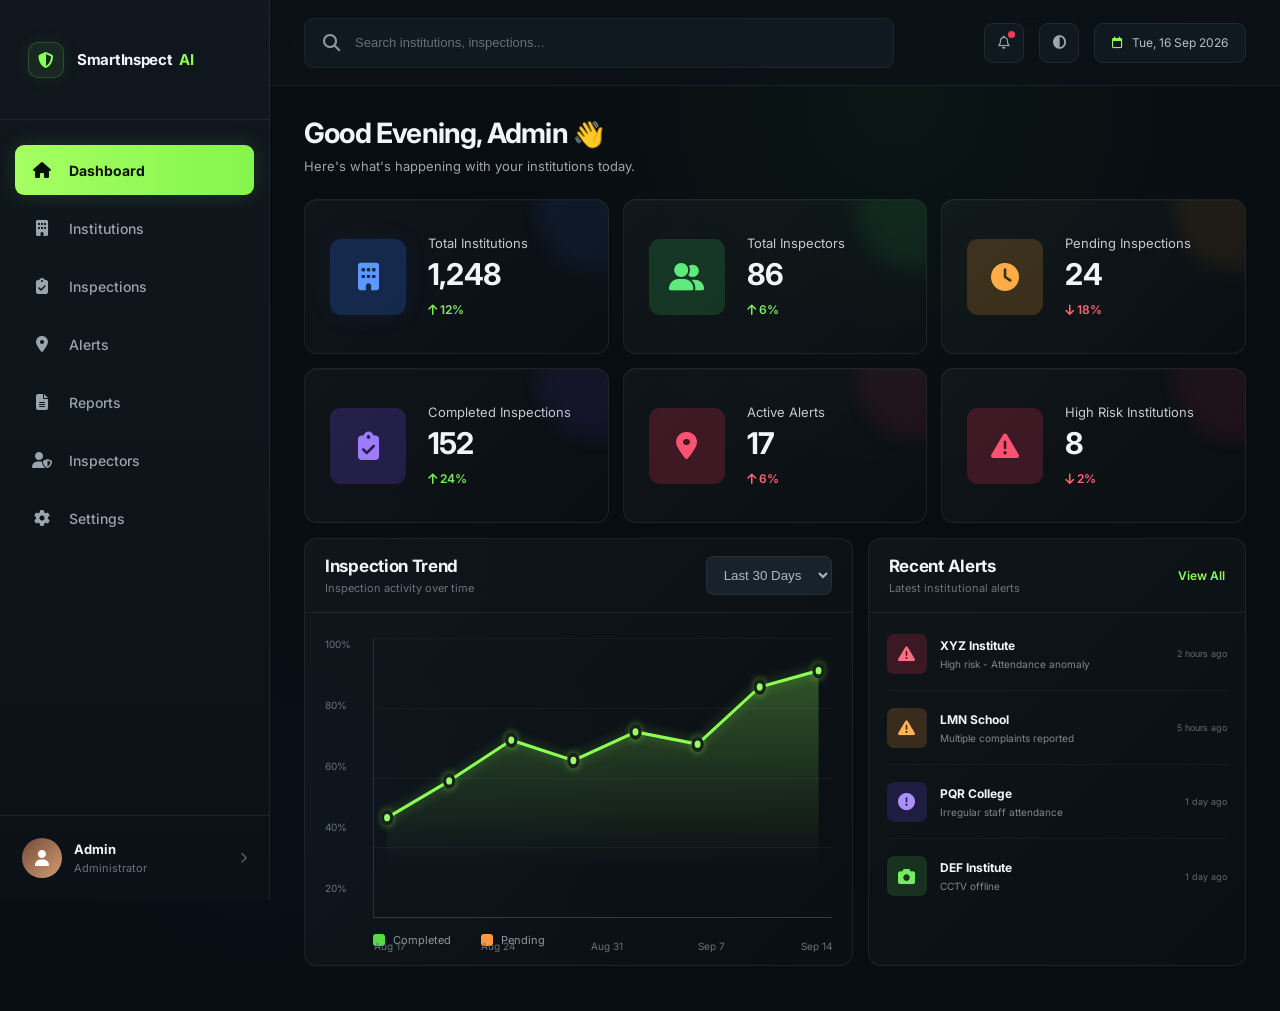
<file: SIH FRONTEND/admin/pages/dashboard.html>
<!DOCTYPE html>
<html lang="en">
<head>
    <meta charset="UTF-8">
    <meta name="viewport" content="width=device-width, initial-scale=1.0">

    <title>SmartInspect AI - Dashboard</title>

    <!-- Font -->
    <link rel="preconnect" href="https://fonts.googleapis.com">
    <link rel="preconnect" href="https://fonts.gstatic.com" crossorigin>
    <link
        href="https://fonts.googleapis.com/css2?family=Inter:wght@400;500;600;700;800&display=swap"
        rel="stylesheet"
    >

    <!-- Font Awesome -->
    <link
        rel="stylesheet"
        href="https://cdnjs.cloudflare.com/ajax/libs/font-awesome/6.5.2/css/all.min.css"
    >

    <!-- CSS -->
    <link rel="stylesheet" href="../css/dashboard.css">
</head>

<body>

<div class="app">

    <!-- ================= SIDEBAR ================= -->

    <aside class="sidebar" id="sidebar">

        <div class="logo-area">

            <div class="logo-icon">
                <i class="fa-solid fa-shield-halved"></i>
            </div>

            <div class="logo-text">
                <span>SmartInspect</span>
                <b>AI</b>
            </div>

            <button class="close-sidebar" id="closeSidebar">
                <i class="fa-solid fa-xmark"></i>
            </button>

        </div>


        <!-- Navigation -->

        <nav class="navigation">

            <a href="dashboard.html" class="nav-item active">
                <i class="fa-solid fa-house"></i>
                <span>Dashboard</span>
            </a>

            <a href="institutions.html" class="nav-item">
                <i class="fa-solid fa-building"></i>
                <span>Institutions</span>
            </a>

            <a href="inspections.html" class="nav-item">
                <i class="fa-solid fa-clipboard-check"></i>
                <span>Inspections</span>
            </a>

            <a href="alerts.html" class="nav-item">
                <i class="fa-solid fa-location-dot"></i>
                <span>Alerts</span>
            </a>

            <a href="reports.html" class="nav-item">
                <i class="fa-solid fa-file-lines"></i>
                <span>Reports</span>
            </a>

            <a href="inspectors.html" class="nav-item">
                <i class="fa-solid fa-user-shield"></i>
                <span>Inspectors</span>
            </a>

            <a href="settings.html" class="nav-item">
                <i class="fa-solid fa-gear"></i>
                <span>Settings</span>
            </a>

        </nav>


        <!-- Admin Profile -->

        <div class="admin-profile">

            <div class="profile-image">
                <i class="fa-solid fa-user"></i>
            </div>

            <div class="profile-info">
                <strong>Admin</strong>
                <small>Administrator</small>
            </div>

            <i class="fa-solid fa-chevron-right profile-arrow"></i>

        </div>

    </aside>


    <!-- ================= MAIN ================= -->

    <main class="main-content">


        <!-- TOPBAR -->

        <header class="topbar">

            <button class="menu-btn" id="menuBtn">
                <i class="fa-solid fa-bars"></i>
            </button>


            <!-- Search -->

            <div class="search-box">

                <i class="fa-solid fa-magnifying-glass"></i>

                <input
                    type="text"
                    placeholder="Search institutions, inspections..."
                >

            </div>


            <div class="top-actions">

                <!-- Notification -->

                <button class="icon-btn notification">

                    <i class="fa-regular fa-bell"></i>

                    <span class="notification-dot"></span>

                </button>


                <!-- Settings -->

                <button class="icon-btn">
                    <i class="fa-solid fa-circle-half-stroke"></i>
                </button>


                <!-- Date -->

                <div class="date-box">

                    <i class="fa-regular fa-calendar"></i>

                    <span>Tue, 16 Sep 2026</span>

                </div>

            </div>

        </header>



        <!-- DASHBOARD CONTENT -->

        <section class="dashboard">


            <!-- Welcome -->

            <div class="welcome">

                <h1>
                    Good Evening, Admin
                    <span>👋</span>
                </h1>

                <p>
                    Here's what's happening with your institutions today.
                </p>

            </div>



            <!-- ================= STATISTICS ================= -->

            <div class="stats-grid">


                <!-- Total Institutions -->

                <div class="stat-card blue">

                    <div class="stat-icon">
                        <i class="fa-solid fa-building"></i>
                    </div>

                    <div class="stat-info">

                        <span>Total Institutions</span>

                        <h2>1,248</h2>

                        <small class="positive">
                            <i class="fa-solid fa-arrow-up"></i>
                            12%
                        </small>

                    </div>

                </div>



                <!-- Inspectors -->

                <div class="stat-card green">

                    <div class="stat-icon">
                        <i class="fa-solid fa-user-group"></i>
                    </div>

                    <div class="stat-info">

                        <span>Total Inspectors</span>

                        <h2>86</h2>

                        <small class="positive">
                            <i class="fa-solid fa-arrow-up"></i>
                            6%
                        </small>

                    </div>

                </div>



                <!-- Pending -->

                <div class="stat-card orange">

                    <div class="stat-icon">
                        <i class="fa-solid fa-clock"></i>
                    </div>

                    <div class="stat-info">

                        <span>Pending Inspections</span>

                        <h2>24</h2>

                        <small class="negative">
                            <i class="fa-solid fa-arrow-down"></i>
                            18%
                        </small>

                    </div>

                </div>



                <!-- Completed -->

                <div class="stat-card purple">

                    <div class="stat-icon">
                        <i class="fa-solid fa-clipboard-check"></i>
                    </div>

                    <div class="stat-info">

                        <span>Completed Inspections</span>

                        <h2>152</h2>

                        <small class="positive">
                            <i class="fa-solid fa-arrow-up"></i>
                            24%
                        </small>

                    </div>

                </div>



                <!-- Alerts -->

                <div class="stat-card red">

                    <div class="stat-icon">
                        <i class="fa-solid fa-location-dot"></i>
                    </div>

                    <div class="stat-info">

                        <span>Active Alerts</span>

                        <h2>17</h2>

                        <small class="negative">
                            <i class="fa-solid fa-arrow-up"></i>
                            6%
                        </small>

                    </div>

                </div>



                <!-- Risk -->

                <div class="stat-card pink">

                    <div class="stat-icon">
                        <i class="fa-solid fa-triangle-exclamation"></i>
                    </div>

                    <div class="stat-info">

                        <span>High Risk Institutions</span>

                        <h2>8</h2>

                        <small class="negative">
                            <i class="fa-solid fa-arrow-down"></i>
                            2%
                        </small>

                    </div>

                </div>

            </div>



            <!-- ================= LOWER GRID ================= -->

            <div class="bottom-grid">


                <!-- ================= CHART ================= -->

                <div class="panel chart-panel">

                    <div class="panel-header">

                        <div>
                            <h3>Inspection Trend</h3>
                            <p>Inspection activity over time</p>
                        </div>

                        <select>
                            <option>Last 30 Days</option>
                            <option>Last 7 Days</option>
                            <option>Last 90 Days</option>
                        </select>

                    </div>


                    <div class="chart">

                        <!-- Y Axis -->

                        <div class="y-axis">

                            <span>100%</span>
                            <span>80%</span>
                            <span>60%</span>
                            <span>40%</span>
                            <span>20%</span>

                        </div>


                        <div class="chart-area">

                            <!-- Grid -->

                            <div class="grid-line line-1"></div>
                            <div class="grid-line line-2"></div>
                            <div class="grid-line line-3"></div>
                            <div class="grid-line line-4"></div>
                            <div class="grid-line line-5"></div>


                            <!-- SVG Chart -->

                            <svg
                                viewBox="0 0 700 300"
                                preserveAspectRatio="none"
                                class="chart-svg"
                            >

                                <defs>

                                    <linearGradient
                                        id="chartGradient"
                                        x1="0"
                                        y1="0"
                                        x2="0"
                                        y2="1"
                                    >

                                        <stop
                                            offset="0%"
                                            stop-color="#8cff55"
                                            stop-opacity=".28"
                                        />

                                        <stop
                                            offset="100%"
                                            stop-color="#8cff55"
                                            stop-opacity="0"
                                        />

                                    </linearGradient>

                                </defs>


                                <!-- Area -->

                                <path
                                    class="chart-area-fill"
                                    d="
                                    M20,220
                                    L115,175
                                    L210,125
                                    L305,150
                                    L400,115
                                    L495,130
                                    L590,60
                                    L680,40
                                    L680,280
                                    L20,280
                                    Z
                                    "
                                ></path>


                                <!-- Line -->

                                <polyline
                                    class="chart-line"
                                    points="
                                    20,220
                                    115,175
                                    210,125
                                    305,150
                                    400,115
                                    495,130
                                    590,60
                                    680,40
                                    "
                                ></polyline>


                                <!-- Points -->

                                <circle cx="20" cy="220" r="7"></circle>
                                <circle cx="115" cy="175" r="7"></circle>
                                <circle cx="210" cy="125" r="7"></circle>
                                <circle cx="305" cy="150" r="7"></circle>
                                <circle cx="400" cy="115" r="7"></circle>
                                <circle cx="495" cy="130" r="7"></circle>
                                <circle cx="590" cy="60" r="7"></circle>
                                <circle cx="680" cy="40" r="7"></circle>

                            </svg>


                            <!-- X Axis -->

                            <div class="x-axis">

                                <span>Aug 17</span>
                                <span>Aug 24</span>
                                <span>Aug 31</span>
                                <span>Sep 7</span>
                                <span>Sep 14</span>

                            </div>

                        </div>

                    </div>


                    <!-- Legend -->

                    <div class="chart-legend">

                        <span>
                            <i class="legend completed"></i>
                            Completed
                        </span>

                        <span>
                            <i class="legend pending"></i>
                            Pending
                        </span>

                    </div>

                </div>



                <!-- ================= RECENT ALERTS ================= -->

                <div class="panel alerts-panel">

                    <div class="panel-header">

                        <div>

                            <h3>Recent Alerts</h3>

                            <p>Latest institutional alerts</p>

                        </div>

                        <a href="pages/alerts.html">
                            View All
                        </a>

                    </div>


                    <div class="alert-list">


                        <!-- Alert 1 -->

                        <div class="alert-item">

                            <div class="alert-icon danger">
                                <i class="fa-solid fa-triangle-exclamation"></i>
                            </div>

                            <div class="alert-content">

                                <strong>XYZ Institute</strong>

                                <span>
                                    High risk - Attendance anomaly
                                </span>

                            </div>

                            <time>2 hours ago</time>

                        </div>



                        <!-- Alert 2 -->

                        <div class="alert-item">

                            <div class="alert-icon warning">
                                <i class="fa-solid fa-triangle-exclamation"></i>
                            </div>

                            <div class="alert-content">

                                <strong>LMN School</strong>

                                <span>
                                    Multiple complaints reported
                                </span>

                            </div>

                            <time>5 hours ago</time>

                        </div>



                        <!-- Alert 3 -->

                        <div class="alert-item">

                            <div class="alert-icon purple-alert">
                                <i class="fa-solid fa-circle-exclamation"></i>
                            </div>

                            <div class="alert-content">

                                <strong>PQR College</strong>

                                <span>
                                    Irregular staff attendance
                                </span>

                            </div>

                            <time>1 day ago</time>

                        </div>



                        <!-- Alert 4 -->

                        <div class="alert-item">

                            <div class="alert-icon success">
                                <i class="fa-solid fa-camera"></i>
                            </div>

                            <div class="alert-content">

                                <strong>DEF Institute</strong>

                                <span>
                                    CCTV offline
                                </span>

                            </div>

                            <time>1 day ago</time>

                        </div>

                    </div>

                </div>

            </div>

        </section>

    </main>

</div>


<!-- Overlay -->

<div class="sidebar-overlay" id="sidebarOverlay"></div>


<script>

const menuBtn = document.getElementById("menuBtn");
const sidebar = document.getElementById("sidebar");
const closeSidebar = document.getElementById("closeSidebar");
const overlay = document.getElementById("sidebarOverlay");

menuBtn.addEventListener("click", () => {
    sidebar.classList.add("show");
    overlay.classList.add("show");
});

closeSidebar.addEventListener("click", () => {
    sidebar.classList.remove("show");
    overlay.classList.remove("show");
});

overlay.addEventListener("click", () => {
    sidebar.classList.remove("show");
    overlay.classList.remove("show");
});

</script>

</body>
</html>
</file>
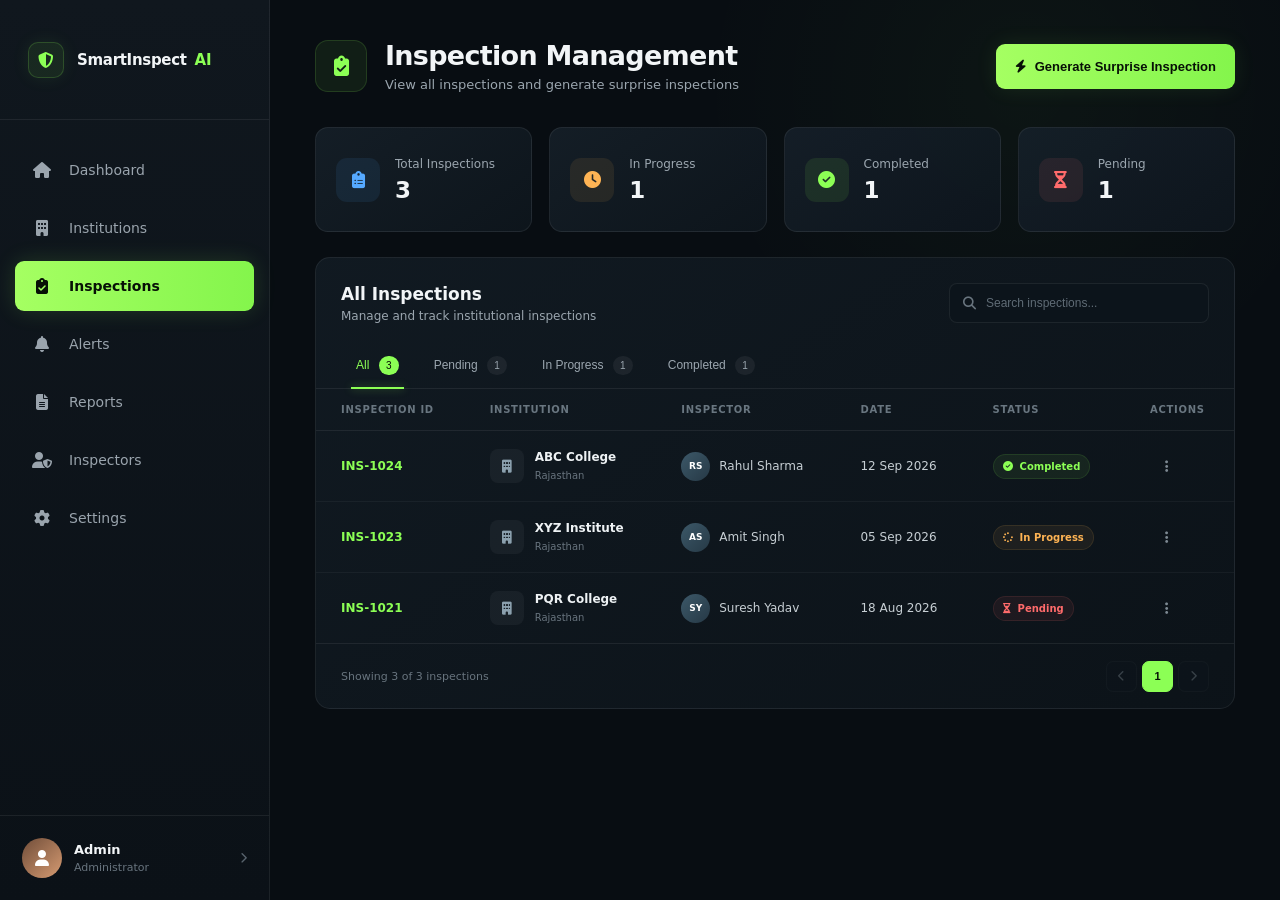
<file: SIH FRONTEND/admin/pages/inspections.html>
<!DOCTYPE html>
<html lang="en">
<head>
    <meta charset="UTF-8">
    <meta name="viewport" content="width=device-width, initial-scale=1.0">

    <title>Inspections | SmartInspect AI</title>

    <!-- Font Awesome -->
    <link
        rel="stylesheet"
        href="https://cdnjs.cloudflare.com/ajax/libs/font-awesome/6.5.2/css/all.min.css"
    >

    <!-- Inspections CSS -->
    <link rel="stylesheet" href="../css/inspections.css">
</head>

<body>

    <!-- ================= SIDEBAR ================= -->
    <aside class="sidebar" id="sidebar">

        <div class="logo-area">

            <div class="logo-icon">
                <i class="fa-solid fa-shield-halved"></i>
            </div>

            <div class="logo-text">
                SmartInspect <b>AI</b>
            </div>

            <!-- Mobile Close Button -->
            <button
                class="close-sidebar"
                id="closeSidebar"
                type="button"
                aria-label="Close menu"
            >
                <i class="fa-solid fa-xmark"></i>
            </button>

        </div>


        <!-- Navigation -->
        <nav class="navigation">

            <a href="dashboard.html" class="nav-item">
                <i class="fa-solid fa-house"></i>
                <span>Dashboard</span>
            </a>

            <a href="institutions.html" class="nav-item">
                <i class="fa-solid fa-building"></i>
                <span>Institutions</span>
            </a>

            <a href="inspections.html" class="nav-item active">
                <i class="fa-solid fa-clipboard-check"></i>
                <span>Inspections</span>
            </a>

            <a href="alerts.html" class="nav-item">
                <i class="fa-solid fa-bell"></i>
                <span>Alerts</span>
            </a>

            <a href="reports.html" class="nav-item">
                <i class="fa-solid fa-file-lines"></i>
                <span>Reports</span>
            </a>

            <a href="inspectors.html" class="nav-item">
                <i class="fa-solid fa-user-shield"></i>
                <span>Inspectors</span>
            </a>

            <a href="settings.html" class="nav-item">
                <i class="fa-solid fa-gear"></i>
                <span>Settings</span>
            </a>

        </nav>


        <!-- Admin Profile -->
        <div class="admin-profile">

            <div class="profile-image">
                <i class="fa-solid fa-user"></i>
            </div>

            <div class="profile-info">
                <strong>Admin</strong>
                <small>Administrator</small>
            </div>

            <i class="fa-solid fa-chevron-right profile-arrow"></i>

        </div>

    </aside>


    <!-- Sidebar Overlay -->
    <div
        class="sidebar-overlay"
        id="sidebarOverlay"
    ></div>


    <!-- ================= MAIN CONTENT ================= -->
    <main class="main-content">


        <!-- Mobile Header -->
        <header class="mobile-header">

            <button
                class="menu-btn"
                id="menuBtn"
                type="button"
                aria-label="Open menu"
            >
                <i class="fa-solid fa-bars"></i>
            </button>

            <div class="mobile-brand">
                SmartInspect <span>AI</span>
            </div>

        </header>


        <!-- ================= PAGE HEADER ================= -->
        <section class="page-header">

            <div class="header-left">

                <div class="page-icon">
                    <i class="fa-solid fa-clipboard-check"></i>
                </div>

                <div>
                    <h1>Inspection Management</h1>

                    <p>
                        View all inspections and generate surprise inspections
                    </p>
                </div>

            </div>


            <button
                class="generate-btn"
                id="generateBtn"
                type="button"
            >
                <i class="fa-solid fa-bolt"></i>
                Generate Surprise Inspection
            </button>

        </section>


        <!-- ================= STATS ================= -->
        <section class="stats-grid">

            <div class="stat-card">

                <div class="stat-icon blue">
                    <i class="fa-solid fa-clipboard-list"></i>
                </div>

                <div>
                    <span>Total Inspections</span>
                    <strong id="totalCount">3</strong>
                </div>

            </div>


            <div class="stat-card">

                <div class="stat-icon orange">
                    <i class="fa-solid fa-clock"></i>
                </div>

                <div>
                    <span>In Progress</span>
                    <strong id="progressCount">1</strong>
                </div>

            </div>


            <div class="stat-card">

                <div class="stat-icon green">
                    <i class="fa-solid fa-circle-check"></i>
                </div>

                <div>
                    <span>Completed</span>
                    <strong id="completedCount">1</strong>
                </div>

            </div>


            <div class="stat-card">

                <div class="stat-icon red">
                    <i class="fa-solid fa-hourglass-half"></i>
                </div>

                <div>
                    <span>Pending</span>
                    <strong id="pendingCount">1</strong>
                </div>

            </div>

        </section>


        <!-- ================= INSPECTION PANEL ================= -->
        <section class="inspection-panel">


            <!-- Panel Header -->
            <div class="panel-top">

                <div>
                    <h2>All Inspections</h2>

                    <p>
                        Manage and track institutional inspections
                    </p>
                </div>


                <!-- Search -->
                <div class="search-box">

                    <i class="fa-solid fa-magnifying-glass"></i>

                    <input
                        type="text"
                        id="searchInput"
                        placeholder="Search inspections..."
                        autocomplete="off"
                    >

                </div>

            </div>


            <!-- ================= TABS ================= -->
            <div class="tabs">

                <button
                    class="tab active"
                    data-filter="all"
                    type="button"
                >
                    All
                    <span>3</span>
                </button>

                <button
                    class="tab"
                    data-filter="pending"
                    type="button"
                >
                    Pending
                    <span>1</span>
                </button>

                <button
                    class="tab"
                    data-filter="progress"
                    type="button"
                >
                    In Progress
                    <span>1</span>
                </button>

                <button
                    class="tab"
                    data-filter="completed"
                    type="button"
                >
                    Completed
                    <span>1</span>
                </button>

            </div>


            <!-- ================= TABLE ================= -->
            <div class="table-wrapper">

                <table id="inspectionTable">

                    <thead>

                        <tr>
                            <th>Inspection ID</th>
                            <th>Institution</th>
                            <th>Inspector</th>
                            <th>Date</th>
                            <th>Status</th>
                            <th>Actions</th>
                        </tr>

                    </thead>


                    <tbody id="inspectionBody">


                        <!-- Inspection 1 -->
                        <tr
                            data-status="completed"
                            data-search="INS-1024 ABC College Rahul Sharma 12 Sep 2026 completed"
                        >

                            <td>
                                <span class="inspection-id">
                                    INS-1024
                                </span>
                            </td>

                            <td>
                                <div class="institution-cell">

                                    <div class="institution-icon">
                                        <i class="fa-solid fa-building"></i>
                                    </div>

                                    <div>
                                        <strong>ABC College</strong>
                                        <small>Rajasthan</small>
                                    </div>

                                </div>
                            </td>

                            <td>
                                <div class="inspector-cell">

                                    <div class="avatar">
                                        RS
                                    </div>

                                    <span>Rahul Sharma</span>

                                </div>
                            </td>

                            <td>
                                12 Sep 2026
                            </td>

                            <td>
                                <span class="status completed">
                                    <i class="fa-solid fa-circle-check"></i>
                                    Completed
                                </span>
                            </td>

                            <td>

                                <div class="action-wrapper">

                                    <button
                                        class="action-btn"
                                        type="button"
                                        aria-label="Actions"
                                    >
                                        <i class="fa-solid fa-ellipsis-vertical"></i>
                                    </button>

                                    <div class="action-menu">

                                        <button
                                            class="view-btn"
                                            type="button"
                                        >
                                            <i class="fa-solid fa-eye"></i>
                                            View
                                        </button>

                                        <button
                                            class="edit-btn"
                                            type="button"
                                        >
                                            <i class="fa-solid fa-pen"></i>
                                            Edit
                                        </button>

                                        <button
                                            class="delete-btn"
                                            type="button"
                                        >
                                            <i class="fa-solid fa-trash"></i>
                                            Delete
                                        </button>

                                    </div>

                                </div>

                            </td>

                        </tr>


                        <!-- Inspection 2 -->
                        <tr
                            data-status="progress"
                            data-search="INS-1023 XYZ Institute Amit Singh 05 Sep 2026 progress in progress"
                        >

                            <td>
                                <span class="inspection-id">
                                    INS-1023
                                </span>
                            </td>

                            <td>
                                <div class="institution-cell">

                                    <div class="institution-icon">
                                        <i class="fa-solid fa-building"></i>
                                    </div>

                                    <div>
                                        <strong>XYZ Institute</strong>
                                        <small>Rajasthan</small>
                                    </div>

                                </div>
                            </td>

                            <td>
                                <div class="inspector-cell">

                                    <div class="avatar">
                                        AS
                                    </div>

                                    <span>Amit Singh</span>

                                </div>
                            </td>

                            <td>
                                05 Sep 2026
                            </td>

                            <td>
                                <span class="status progress">
                                    <i class="fa-solid fa-spinner"></i>
                                    In Progress
                                </span>
                            </td>

                            <td>

                                <div class="action-wrapper">

                                    <button
                                        class="action-btn"
                                        type="button"
                                    >
                                        <i class="fa-solid fa-ellipsis-vertical"></i>
                                    </button>

                                    <div class="action-menu">

                                        <button
                                            class="view-btn"
                                            type="button"
                                        >
                                            <i class="fa-solid fa-eye"></i>
                                            View
                                        </button>

                                        <button
                                            class="edit-btn"
                                            type="button"
                                        >
                                            <i class="fa-solid fa-pen"></i>
                                            Edit
                                        </button>

                                        <button
                                            class="delete-btn"
                                            type="button"
                                        >
                                            <i class="fa-solid fa-trash"></i>
                                            Delete
                                        </button>

                                    </div>

                                </div>

                            </td>

                        </tr>


                        <!-- Inspection 3 -->
                        <tr
                            data-status="pending"
                            data-search="INS-1021 PQR College Suresh Yadav 18 Aug 2026 pending"
                        >

                            <td>
                                <span class="inspection-id">
                                    INS-1021
                                </span>
                            </td>

                            <td>
                                <div class="institution-cell">

                                    <div class="institution-icon">
                                        <i class="fa-solid fa-building"></i>
                                    </div>

                                    <div>
                                        <strong>PQR College</strong>
                                        <small>Rajasthan</small>
                                    </div>

                                </div>
                            </td>

                            <td>
                                <div class="inspector-cell">

                                    <div class="avatar">
                                        SY
                                    </div>

                                    <span>Suresh Yadav</span>

                                </div>
                            </td>

                            <td>
                                18 Aug 2026
                            </td>

                            <td>
                                <span class="status pending">
                                    <i class="fa-solid fa-hourglass-half"></i>
                                    Pending
                                </span>
                            </td>

                            <td>

                                <div class="action-wrapper">

                                    <button
                                        class="action-btn"
                                        type="button"
                                    >
                                        <i class="fa-solid fa-ellipsis-vertical"></i>
                                    </button>

                                    <div class="action-menu">

                                        <button
                                            class="view-btn"
                                            type="button"
                                        >
                                            <i class="fa-solid fa-eye"></i>
                                            View
                                        </button>

                                        <button
                                            class="edit-btn"
                                            type="button"
                                        >
                                            <i class="fa-solid fa-pen"></i>
                                            Edit
                                        </button>

                                        <button
                                            class="delete-btn"
                                            type="button"
                                        >
                                            <i class="fa-solid fa-trash"></i>
                                            Delete
                                        </button>

                                    </div>

                                </div>

                            </td>

                        </tr>

                    </tbody>

                </table>


                <!-- Empty State -->
                <div
                    class="empty-state"
                    id="emptyState"
                >
                    <i class="fa-solid fa-folder-open"></i>

                    <h3>No inspections found</h3>

                    <p>
                        Try changing your search or filter.
                    </p>
                </div>

            </div>


            <!-- ================= PAGINATION ================= -->
            <div class="pagination">

                <span id="paginationText">
                    Showing 1–3 of 3 inspections
                </span>

                <div class="pagination-buttons">

                    <button
                        type="button"
                        class="page-btn disabled"
                    >
                        <i class="fa-solid fa-chevron-left"></i>
                    </button>

                    <button
                        type="button"
                        class="page-btn active"
                    >
                        1
                    </button>

                    <button
                        type="button"
                        class="page-btn disabled"
                    >
                        <i class="fa-solid fa-chevron-right"></i>
                    </button>

                </div>

            </div>

        </section>

    </main>


    <!-- Final JS -->
    <script src="../js/inspections.js"></script>

</body>
</html>
</file>
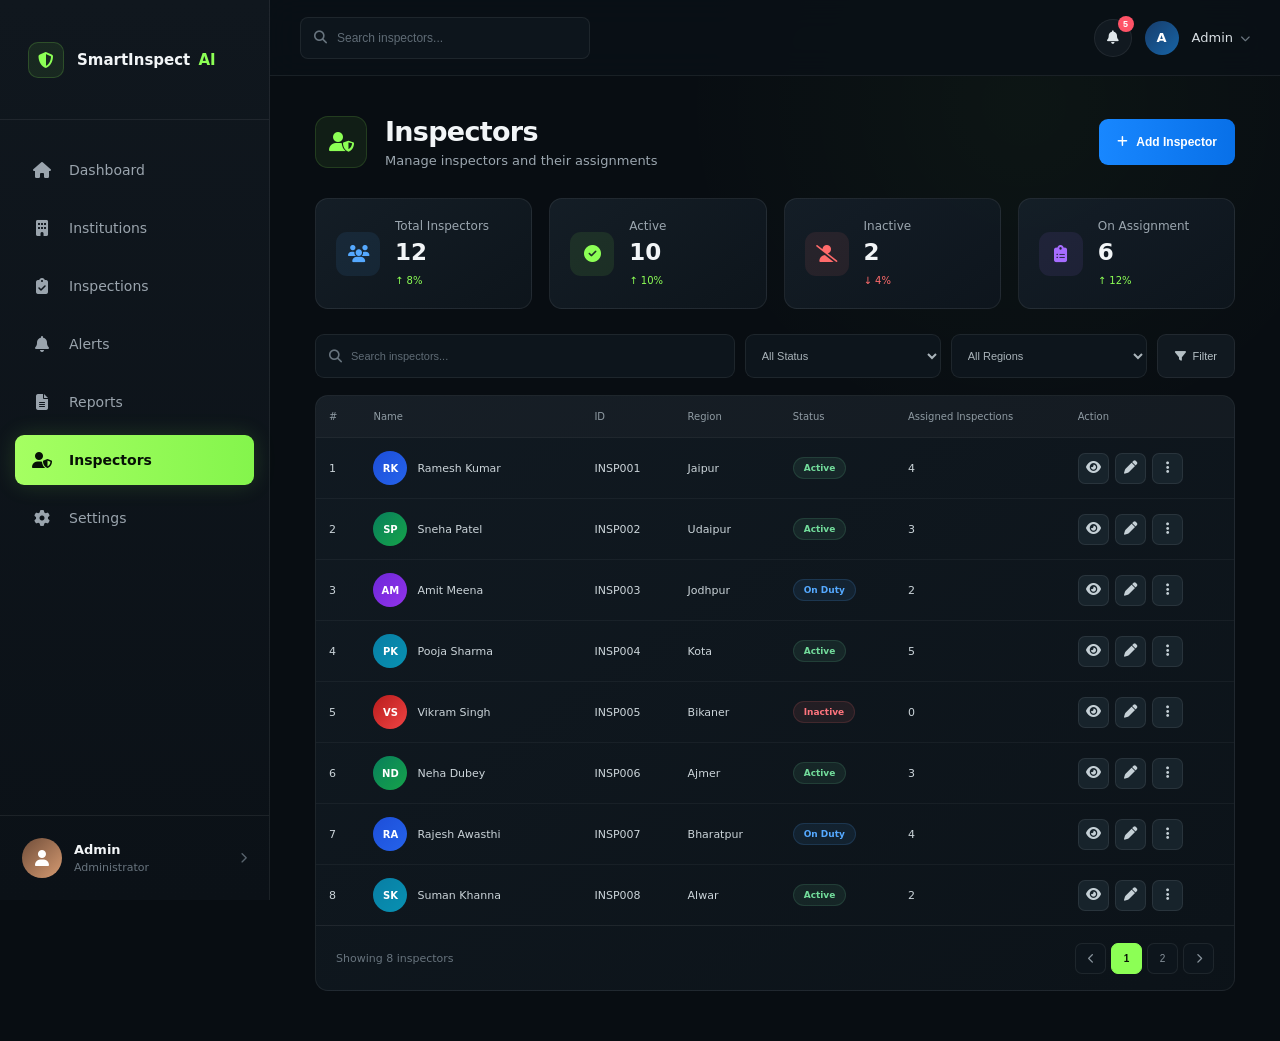
<file: SIH FRONTEND/admin/pages/inspectors.html>
<!DOCTYPE html>
<html lang="en">

<head>

    <meta charset="UTF-8">

    <meta
        name="viewport"
        content="width=device-width, initial-scale=1.0"
    >

    <title>Inspectors | SmartInspect AI</title>

    <!-- Font Awesome -->
    <link
        rel="stylesheet"
        href="https://cdnjs.cloudflare.com/ajax/libs/font-awesome/6.5.2/css/all.min.css"
    >

    <link
        rel="stylesheet"
        href="../css/inspectors.css"
    >

</head>


<body>


<!-- =====================================================
     SIDEBAR
===================================================== -->

<aside
    class="sidebar"
    id="sidebar"
>


    <!-- LOGO -->

    <div class="logo-area">

        <div class="logo-icon">

            <i class="fa-solid fa-shield-halved"></i>

        </div>

        <div class="logo-text">

            SmartInspect <b>AI</b>

        </div>


        <!-- Mobile close -->

        <button
            class="close-sidebar"
            id="closeSidebar"
            type="button"
        >

            <i class="fa-solid fa-xmark"></i>

        </button>

    </div>



    <!-- =================================================
         NAVIGATION
    ================================================= -->

    <nav class="navigation">


        <a
            href="dashboard.html"
            class="nav-item"
        >

            <i class="fa-solid fa-house"></i>

            <span>
                Dashboard
            </span>

        </a>



        <a
            href="institutions.html"
            class="nav-item"
        >

            <i class="fa-solid fa-building"></i>

            <span>
                Institutions
            </span>

        </a>



        <a
            href="inspections.html"
            class="nav-item"
        >

            <i class="fa-solid fa-clipboard-check"></i>

            <span>
                Inspections
            </span>

        </a>



        <a
            href="alerts.html"
            class="nav-item"
        >

            <i class="fa-solid fa-bell"></i>

            <span>
                Alerts
            </span>

        </a>



        <a
            href="reports.html"
            class="nav-item"
        >

            <i class="fa-solid fa-file-lines"></i>

            <span>
                Reports
            </span>

        </a>



        <!-- ACTIVE -->

        <a
            href="inspectors.html"
            class="nav-item active"
        >

            <i class="fa-solid fa-user-shield"></i>

            <span>
                Inspectors
            </span>

        </a>



        <a
            href="settings.html"
            class="nav-item"
        >

            <i class="fa-solid fa-gear"></i>

            <span>
                Settings
            </span>

        </a>

    </nav>



    <!-- =================================================
         ADMIN PROFILE
    ================================================= -->

    <div class="admin-profile">

        <div class="profile-image">

            <i class="fa-solid fa-user"></i>

        </div>


        <div class="profile-info">

            <strong>
                Admin
            </strong>

            <small>
                Administrator
            </small>

        </div>


        <i
            class="fa-solid fa-chevron-right profile-arrow"
        ></i>

    </div>

</aside>



<!-- =====================================================
     SIDEBAR OVERLAY
===================================================== -->

<div
    class="sidebar-overlay"
    id="sidebarOverlay"
></div>



<!-- =====================================================
     MAIN CONTENT
===================================================== -->

<main class="main-content">


    <!-- =================================================
         MOBILE HEADER
    ================================================= -->

    <header class="mobile-header">


        <button
            class="menu-btn"
            id="menuBtn"
            type="button"
            aria-label="Open menu"
        >

            <i class="fa-solid fa-bars"></i>

        </button>


        <div class="mobile-brand">

            SmartInspect <span>AI</span>

        </div>

    </header>



    <!-- =================================================
         TOP BAR
    ================================================= -->

    <div class="topbar">


        <div class="top-search">

            <i class="fa-solid fa-magnifying-glass"></i>

            <input
                type="text"
                id="topSearch"
                placeholder="Search inspectors..."
                autocomplete="off"
            >

        </div>



        <div class="top-actions">


            <button
                class="notification-btn"
                type="button"
            >

                <i class="fa-solid fa-bell"></i>

                <span>
                    5
                </span>

            </button>


            <div class="top-avatar">
                A
            </div>


            <div class="top-admin">

                <span>
                    Admin
                </span>

                <i class="fa-solid fa-chevron-down"></i>

            </div>

        </div>

    </div>



    <!-- =================================================
         PAGE CONTENT
    ================================================= -->

    <div class="page-content">


        <!-- =================================================
             PAGE HEADER
        ================================================= -->

        <section class="page-header">


            <div class="header-left">


                <div class="page-icon">

                    <i class="fa-solid fa-user-shield"></i>

                </div>


                <div>

                    <h1>
                        Inspectors
                    </h1>

                    <p>
                        Manage inspectors and their assignments
                    </p>

                </div>

            </div>



            <button
                class="add-inspector-btn"
                id="addInspectorBtn"
                type="button"
            >

                <i class="fa-solid fa-plus"></i>

                Add Inspector

            </button>

        </section>



        <!-- =================================================
             STATISTICS
        ================================================= -->

        <section class="stats-grid">


            <!-- TOTAL -->

            <div class="stat-card">

                <div class="stat-icon blue">

                    <i class="fa-solid fa-users"></i>

                </div>


                <div>

                    <span>
                        Total Inspectors
                    </span>

                    <strong>
                        12
                    </strong>

                    <small class="positive">
                        ↑ 8%
                    </small>

                </div>

            </div>



            <!-- ACTIVE -->

            <div class="stat-card">

                <div class="stat-icon green">

                    <i class="fa-solid fa-circle-check"></i>

                </div>


                <div>

                    <span>
                        Active
                    </span>

                    <strong>
                        10
                    </strong>

                    <small class="positive">
                        ↑ 10%
                    </small>

                </div>

            </div>



            <!-- INACTIVE -->

            <div class="stat-card">

                <div class="stat-icon red">

                    <i class="fa-solid fa-user-slash"></i>

                </div>


                <div>

                    <span>
                        Inactive
                    </span>

                    <strong>
                        2
                    </strong>

                    <small class="negative">
                        ↓ 4%
                    </small>

                </div>

            </div>



            <!-- ASSIGNMENT -->

            <div class="stat-card">

                <div class="stat-icon purple">

                    <i class="fa-solid fa-clipboard-list"></i>

                </div>


                <div>

                    <span>
                        On Assignment
                    </span>

                    <strong>
                        6
                    </strong>

                    <small class="positive">
                        ↑ 12%
                    </small>

                </div>

            </div>

        </section>



        <!-- =================================================
             FILTERS
        ================================================= -->

        <section class="filters">


            <!-- SEARCH -->

            <div class="filter-search">

                <i class="fa-solid fa-magnifying-glass"></i>

                <input
                    type="text"
                    id="inspectorSearch"
                    placeholder="Search inspectors..."
                    autocomplete="off"
                >

            </div>



            <!-- STATUS -->

            <select id="statusFilter">

                <option value="all">
                    All Status
                </option>

                <option value="active">
                    Active
                </option>

                <option value="onduty">
                    On Duty
                </option>

                <option value="inactive">
                    Inactive
                </option>

            </select>



            <!-- REGION -->

            <select id="regionFilter">

                <option value="all">
                    All Regions
                </option>

                <option value="jaipur">
                    Jaipur
                </option>

                <option value="udaipur">
                    Udaipur
                </option>

                <option value="jodhpur">
                    Jodhpur
                </option>

                <option value="kota">
                    Kota
                </option>

                <option value="bikaner">
                    Bikaner
                </option>

                <option value="ajmer">
                    Ajmer
                </option>

                <option value="bharatpur">
                    Bharatpur
                </option>

                <option value="alwar">
                    Alwar
                </option>

            </select>



            <button
                class="filter-btn"
                id="filterBtn"
                type="button"
            >

                <i class="fa-solid fa-filter"></i>

                Filter

            </button>

        </section>



        <!-- =================================================
             INSPECTORS TABLE
        ================================================= -->

        <section class="inspectors-section">


            <div class="table-container">


                <table>


                    <thead>

                        <tr>

                            <th>
                                #
                            </th>

                            <th>
                                Name
                            </th>

                            <th>
                                ID
                            </th>

                            <th>
                                Region
                            </th>

                            <th>
                                Status
                            </th>

                            <th>
                                Assigned Inspections
                            </th>

                            <th>
                                Action
                            </th>

                        </tr>

                    </thead>



                    <tbody id="inspectorsTable">


                        <!-- ROW 1 -->

                        <tr
                            data-status="active"
                            data-region="jaipur"
                        >

                            <td>
                                1
                            </td>


                            <td>

                                <div class="inspector-name">

                                    <div class="inspector-avatar avatar-blue">
                                        RK
                                    </div>

                                    <span>
                                        Ramesh Kumar
                                    </span>

                                </div>

                            </td>


                            <td>
                                INSP001
                            </td>


                            <td>
                                Jaipur
                            </td>


                            <td>

                                <span class="status active">
                                    Active
                                </span>

                            </td>


                            <td>
                                4
                            </td>


                            <td>

                                <div class="action-buttons">


                                    <button
                                        class="icon-btn view-inspector"
                                        title="View"
                                        onclick="viewInspector('Ramesh Kumar','INSP001','Jaipur','Active','4')"
                                    >

                                        <i class="fa-solid fa-eye"></i>

                                    </button>


                                    <button
                                        class="icon-btn edit-inspector"
                                        title="Edit"
                                        onclick="editInspector('Ramesh Kumar','INSP001')"
                                    >

                                        <i class="fa-solid fa-pen"></i>

                                    </button>


                                    <button
                                        class="icon-btn more-btn"
                                        title="More"
                                    >

                                        <i class="fa-solid fa-ellipsis-vertical"></i>

                                    </button>

                                </div>

                            </td>

                        </tr>



                        <!-- ROW 2 -->

                        <tr
                            data-status="active"
                            data-region="udaipur"
                        >

                            <td>
                                2
                            </td>


                            <td>

                                <div class="inspector-name">

                                    <div class="inspector-avatar avatar-green">
                                        SP
                                    </div>

                                    <span>
                                        Sneha Patel
                                    </span>

                                </div>

                            </td>


                            <td>
                                INSP002
                            </td>


                            <td>
                                Udaipur
                            </td>


                            <td>

                                <span class="status active">
                                    Active
                                </span>

                            </td>


                            <td>
                                3
                            </td>


                            <td>

                                <div class="action-buttons">

                                    <button
                                        class="icon-btn"
                                        onclick="viewInspector('Sneha Patel','INSP002','Udaipur','Active','3')"
                                    >

                                        <i class="fa-solid fa-eye"></i>

                                    </button>


                                    <button
                                        class="icon-btn"
                                        onclick="editInspector('Sneha Patel','INSP002')"
                                    >

                                        <i class="fa-solid fa-pen"></i>

                                    </button>


                                    <button class="icon-btn">

                                        <i class="fa-solid fa-ellipsis-vertical"></i>

                                    </button>

                                </div>

                            </td>

                        </tr>



                        <!-- ROW 3 -->

                        <tr
                            data-status="onduty"
                            data-region="jodhpur"
                        >

                            <td>
                                3
                            </td>


                            <td>

                                <div class="inspector-name">

                                    <div class="inspector-avatar avatar-purple">
                                        AM
                                    </div>

                                    <span>
                                        Amit Meena
                                    </span>

                                </div>

                            </td>


                            <td>
                                INSP003
                            </td>


                            <td>
                                Jodhpur
                            </td>


                            <td>

                                <span class="status onduty">
                                    On Duty
                                </span>

                            </td>


                            <td>
                                2
                            </td>


                            <td>

                                <div class="action-buttons">

                                    <button
                                        class="icon-btn"
                                        onclick="viewInspector('Amit Meena','INSP003','Jodhpur','On Duty','2')"
                                    >

                                        <i class="fa-solid fa-eye"></i>

                                    </button>


                                    <button
                                        class="icon-btn"
                                        onclick="editInspector('Amit Meena','INSP003')"
                                    >

                                        <i class="fa-solid fa-pen"></i>

                                    </button>


                                    <button class="icon-btn">

                                        <i class="fa-solid fa-ellipsis-vertical"></i>

                                    </button>

                                </div>

                            </td>

                        </tr>



                        <!-- ROW 4 -->

                        <tr
                            data-status="active"
                            data-region="kota"
                        >

                            <td>
                                4
                            </td>


                            <td>

                                <div class="inspector-name">

                                    <div class="inspector-avatar avatar-cyan">
                                        PK
                                    </div>

                                    <span>
                                        Pooja Sharma
                                    </span>

                                </div>

                            </td>


                            <td>
                                INSP004
                            </td>


                            <td>
                                Kota
                            </td>


                            <td>

                                <span class="status active">
                                    Active
                                </span>

                            </td>


                            <td>
                                5
                            </td>


                            <td>

                                <div class="action-buttons">

                                    <button
                                        class="icon-btn"
                                        onclick="viewInspector('Pooja Sharma','INSP004','Kota','Active','5')"
                                    >

                                        <i class="fa-solid fa-eye"></i>

                                    </button>


                                    <button
                                        class="icon-btn"
                                        onclick="editInspector('Pooja Sharma','INSP004')"
                                    >

                                        <i class="fa-solid fa-pen"></i>

                                    </button>


                                    <button class="icon-btn">

                                        <i class="fa-solid fa-ellipsis-vertical"></i>

                                    </button>

                                </div>

                            </td>

                        </tr>



                        <!-- ROW 5 -->

                        <tr
                            data-status="inactive"
                            data-region="bikaner"
                        >

                            <td>
                                5
                            </td>


                            <td>

                                <div class="inspector-name">

                                    <div class="inspector-avatar avatar-red">
                                        VS
                                    </div>

                                    <span>
                                        Vikram Singh
                                    </span>

                                </div>

                            </td>


                            <td>
                                INSP005
                            </td>


                            <td>
                                Bikaner
                            </td>


                            <td>

                                <span class="status inactive">
                                    Inactive
                                </span>

                            </td>


                            <td>
                                0
                            </td>


                            <td>

                                <div class="action-buttons">

                                    <button
                                        class="icon-btn"
                                        onclick="viewInspector('Vikram Singh','INSP005','Bikaner','Inactive','0')"
                                    >

                                        <i class="fa-solid fa-eye"></i>

                                    </button>


                                    <button
                                        class="icon-btn"
                                        onclick="editInspector('Vikram Singh','INSP005')"
                                    >

                                        <i class="fa-solid fa-pen"></i>

                                    </button>


                                    <button class="icon-btn">

                                        <i class="fa-solid fa-ellipsis-vertical"></i>

                                    </button>

                                </div>

                            </td>

                        </tr>



                        <!-- ROW 6 -->

                        <tr
                            data-status="active"
                            data-region="ajmer"
                        >

                            <td>
                                6
                            </td>


                            <td>

                                <div class="inspector-name">

                                    <div class="inspector-avatar avatar-green">
                                        ND
                                    </div>

                                    <span>
                                        Neha Dubey
                                    </span>

                                </div>

                            </td>


                            <td>
                                INSP006
                            </td>


                            <td>
                                Ajmer
                            </td>


                            <td>

                                <span class="status active">
                                    Active
                                </span>

                            </td>


                            <td>
                                3
                            </td>


                            <td>

                                <div class="action-buttons">

                                    <button
                                        class="icon-btn"
                                        onclick="viewInspector('Neha Dubey','INSP006','Ajmer','Active','3')"
                                    >

                                        <i class="fa-solid fa-eye"></i>

                                    </button>


                                    <button
                                        class="icon-btn"
                                        onclick="editInspector('Neha Dubey','INSP006')"
                                    >

                                        <i class="fa-solid fa-pen"></i>

                                    </button>


                                    <button class="icon-btn">

                                        <i class="fa-solid fa-ellipsis-vertical"></i>

                                    </button>

                                </div>

                            </td>

                        </tr>



                        <!-- ROW 7 -->

                        <tr
                            data-status="onduty"
                            data-region="bharatpur"
                        >

                            <td>
                                7
                            </td>


                            <td>

                                <div class="inspector-name">

                                    <div class="inspector-avatar avatar-blue">
                                        RA
                                    </div>

                                    <span>
                                        Rajesh Awasthi
                                    </span>

                                </div>

                            </td>


                            <td>
                                INSP007
                            </td>


                            <td>
                                Bharatpur
                            </td>


                            <td>

                                <span class="status onduty">
                                    On Duty
                                </span>

                            </td>


                            <td>
                                4
                            </td>


                            <td>

                                <div class="action-buttons">

                                    <button
                                        class="icon-btn"
                                        onclick="viewInspector('Rajesh Awasthi','INSP007','Bharatpur','On Duty','4')"
                                    >

                                        <i class="fa-solid fa-eye"></i>

                                    </button>


                                    <button
                                        class="icon-btn"
                                        onclick="editInspector('Rajesh Awasthi','INSP007')"
                                    >

                                        <i class="fa-solid fa-pen"></i>

                                    </button>


                                    <button class="icon-btn">

                                        <i class="fa-solid fa-ellipsis-vertical"></i>

                                    </button>

                                </div>

                            </td>

                        </tr>



                        <!-- ROW 8 -->

                        <tr
                            data-status="active"
                            data-region="alwar"
                        >

                            <td>
                                8
                            </td>


                            <td>

                                <div class="inspector-name">

                                    <div class="inspector-avatar avatar-cyan">
                                        SK
                                    </div>

                                    <span>
                                        Suman Khanna
                                    </span>

                                </div>

                            </td>


                            <td>
                                INSP008
                            </td>


                            <td>
                                Alwar
                            </td>


                            <td>

                                <span class="status active">
                                    Active
                                </span>

                            </td>


                            <td>
                                2
                            </td>


                            <td>

                                <div class="action-buttons">

                                    <button
                                        class="icon-btn"
                                        onclick="viewInspector('Suman Khanna','INSP008','Alwar','Active','2')"
                                    >

                                        <i class="fa-solid fa-eye"></i>

                                    </button>


                                    <button
                                        class="icon-btn"
                                        onclick="editInspector('Suman Khanna','INSP008')"
                                    >

                                        <i class="fa-solid fa-pen"></i>

                                    </button>


                                    <button class="icon-btn">

                                        <i class="fa-solid fa-ellipsis-vertical"></i>

                                    </button>

                                </div>

                            </td>

                        </tr>


                    </tbody>

                </table>

            </div>



            <!-- =================================================
                 TABLE FOOTER
            ================================================= -->

            <div class="table-footer">


                <span id="resultText">
                    Showing 1–8 of 12 inspectors
                </span>



                <div class="pagination">


                    <button
                        type="button"
                        class="prev-page"
                    >

                        <i class="fa-solid fa-chevron-left"></i>

                    </button>


                    <button
                        type="button"
                        class="page-active"
                    >
                        1
                    </button>


                    <button type="button">
                        2
                    </button>


                    <button
                        type="button"
                        class="next-page"
                    >

                        <i class="fa-solid fa-chevron-right"></i>

                    </button>

                </div>

            </div>

        </section>

    </div>

</main>



<!-- =====================================================
     ADD INSPECTOR MODAL
===================================================== -->

<div
    class="modal-overlay"
    id="inspectorModal"
>


    <div class="modal">


        <button
            class="modal-close"
            id="closeInspectorModal"
            type="button"
        >

            <i class="fa-solid fa-xmark"></i>

        </button>


        <div class="modal-icon">

            <i class="fa-solid fa-user-plus"></i>

        </div>


        <h2>
            Add Inspector
        </h2>


        <p>
            Add a new inspector to the system.
        </p>



        <label for="inspectorName">
            Full Name
        </label>

        <input
            type="text"
            id="inspectorName"
            placeholder="Enter inspector name"
        >



        <label for="inspectorId">
            Inspector ID
        </label>

        <input
            type="text"
            id="inspectorId"
            placeholder="e.g. INSP009"
        >



        <label for="inspectorRegion">
            Region
        </label>

        <select id="inspectorRegion">

            <option value="">
                Select region
            </option>

            <option value="Jaipur">
                Jaipur
            </option>

            <option value="Udaipur">
                Udaipur
            </option>

            <option value="Jodhpur">
                Jodhpur
            </option>

            <option value="Kota">
                Kota
            </option>

            <option value="Bikaner">
                Bikaner
            </option>

            <option value="Ajmer">
                Ajmer
            </option>

            <option value="Bharatpur">
                Bharatpur
            </option>

            <option value="Alwar">
                Alwar
            </option>

        </select>



        <label for="inspectorStatus">
            Status
        </label>

        <select id="inspectorStatus">

            <option value="active">
                Active
            </option>

            <option value="onduty">
                On Duty
            </option>

            <option value="inactive">
                Inactive
            </option>

        </select>



        <button
            class="modal-submit"
            id="saveInspector"
            type="button"
        >

            <i class="fa-solid fa-user-check"></i>

            Add Inspector

        </button>

    </div>

</div>



<!-- =====================================================
     VIEW INSPECTOR MODAL
===================================================== -->

<div
    class="modal-overlay"
    id="viewInspectorModal"
>


    <div class="modal view-modal">


        <button
            class="modal-close"
            id="closeViewModal"
            type="button"
        >

            <i class="fa-solid fa-xmark"></i>

        </button>


        <div
            class="large-avatar"
            id="viewAvatar"
        >
            RK
        </div>


        <h2 id="viewName">
            Ramesh Kumar
        </h2>


        <p id="viewId">
            INSP001
        </p>



        <div class="inspector-details">


            <div>

                <span>
                    Region
                </span>

                <strong id="viewRegion">
                    Jaipur
                </strong>

            </div>


            <div>

                <span>
                    Status
                </span>

                <strong id="viewStatus">
                    Active
                </strong>

            </div>


            <div>

                <span>
                    Assigned Inspections
                </span>

                <strong id="viewAssignments">
                    4
                </strong>

            </div>


            <div>

                <span>
                    Role
                </span>

                <strong>
                    Inspector
                </strong>

            </div>

        </div>



        <button
            class="modal-submit"
            type="button"
            onclick="closeViewInspector()"
        >

            Close

        </button>

    </div>

</div>



<script src="../js/inspectors.js"></script>

</body>
</html>
</file>
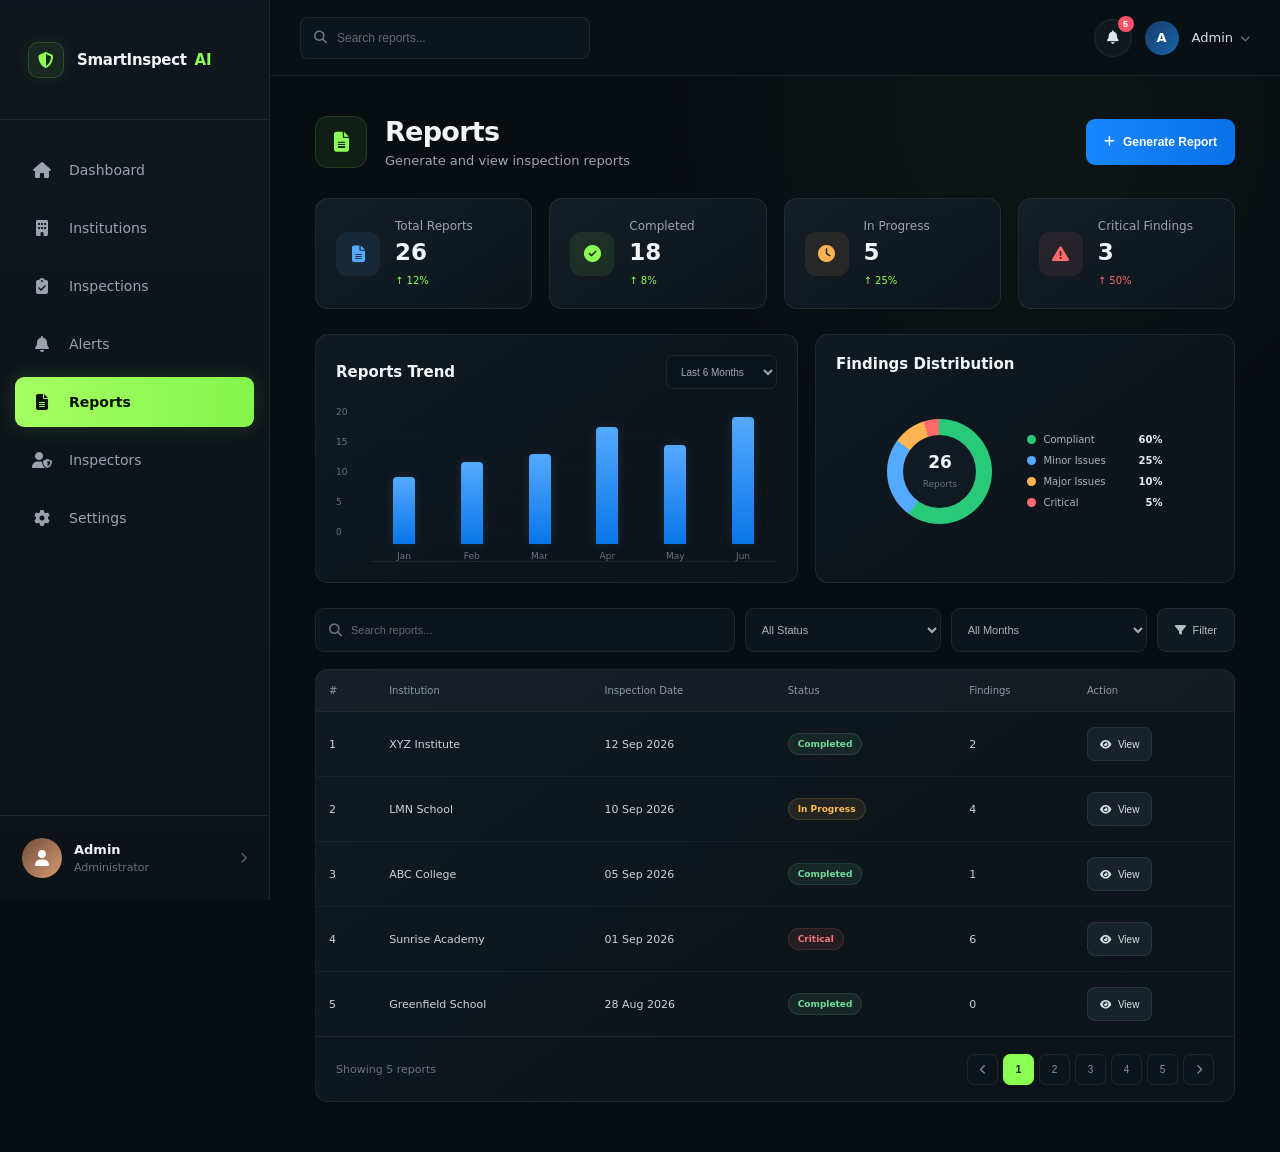
<file: SIH FRONTEND/admin/pages/reports.html>
<!DOCTYPE html>
<html lang="en">

<head>

    <meta charset="UTF-8">

    <meta
        name="viewport"
        content="width=device-width, initial-scale=1.0"
    >

    <title>Reports | SmartInspect AI</title>

    <!-- Font Awesome -->
    <link
        rel="stylesheet"
        href="https://cdnjs.cloudflare.com/ajax/libs/font-awesome/6.5.2/css/all.min.css"
    >

    <link rel="stylesheet" href="../css/reports.css">

</head>


<body>


<!-- =====================================================
     SIDEBAR
===================================================== -->

<aside class="sidebar" id="sidebar">


    <!-- LOGO -->

    <div class="logo-area">

        <div class="logo-icon">
            <i class="fa-solid fa-shield-halved"></i>
        </div>

        <div class="logo-text">
            SmartInspect <b>AI</b>
        </div>

        <!-- Mobile close -->
        <button
            class="close-sidebar"
            id="closeSidebar"
            type="button"
            aria-label="Close menu"
        >
            <i class="fa-solid fa-xmark"></i>
        </button>

    </div>


    <!-- NAVIGATION -->

    <nav class="navigation">

        <a
            href="dashboard.html"
            class="nav-item"
        >
            <i class="fa-solid fa-house"></i>
            <span>Dashboard</span>
        </a>


        <a
            href="institutions.html"
            class="nav-item"
        >
            <i class="fa-solid fa-building"></i>
            <span>Institutions</span>
        </a>


        <a
            href="inspections.html"
            class="nav-item"
        >
            <i class="fa-solid fa-clipboard-check"></i>
            <span>Inspections</span>
        </a>


        <a
            href="alerts.html"
            class="nav-item"
        >
            <i class="fa-solid fa-bell"></i>
            <span>Alerts</span>
        </a>


        <!-- ACTIVE -->

        <a
            href="reports.html"
            class="nav-item active"
        >
            <i class="fa-solid fa-file-lines"></i>
            <span>Reports</span>
        </a>


        <a
            href="inspectors.html"
            class="nav-item"
        >
            <i class="fa-solid fa-user-shield"></i>
            <span>Inspectors</span>
        </a>


        <a
            href="settings.html"
            class="nav-item"
        >
            <i class="fa-solid fa-gear"></i>
            <span>Settings</span>
        </a>

    </nav>


    <!-- ADMIN -->

    <div class="admin-profile">

        <div class="profile-image">
            <i class="fa-solid fa-user"></i>
        </div>

        <div class="profile-info">

            <strong>Admin</strong>

            <small>
                Administrator
            </small>

        </div>

        <i class="fa-solid fa-chevron-right profile-arrow"></i>

    </div>

</aside>


<!-- =====================================================
     SIDEBAR OVERLAY
===================================================== -->

<div
    class="sidebar-overlay"
    id="sidebarOverlay"
></div>



<!-- =====================================================
     MAIN
===================================================== -->

<main class="main-content">


    <!-- =================================================
         MOBILE HEADER
    ================================================= -->

    <header class="mobile-header">

        <button
            class="menu-btn"
            id="menuBtn"
            type="button"
            aria-label="Open menu"
        >
            <i class="fa-solid fa-bars"></i>
        </button>

        <div class="mobile-brand">
            SmartInspect <span>AI</span>
        </div>

    </header>



    <!-- =================================================
         DESKTOP TOP BAR
    ================================================= -->

    <div class="topbar">

        <div class="top-search">

            <i class="fa-solid fa-magnifying-glass"></i>

            <input
                type="text"
                id="topSearch"
                placeholder="Search reports..."
                autocomplete="off"
            >

        </div>


        <div class="top-actions">

            <button
                class="notification-btn"
                type="button"
            >

                <i class="fa-solid fa-bell"></i>

                <span>5</span>

            </button>


            <div class="top-avatar">
                A
            </div>


            <div class="top-admin">

                <span>Admin</span>

                <i class="fa-solid fa-chevron-down"></i>

            </div>

        </div>

    </div>



    <!-- =================================================
         PAGE CONTENT
    ================================================= -->

    <div class="page-content">


        <!-- PAGE HEADER -->

        <section class="page-header">


            <div class="header-left">

                <div class="page-icon">

                    <i class="fa-solid fa-file-lines"></i>

                </div>


                <div>

                    <h1>
                        Reports
                    </h1>

                    <p>
                        Generate and view inspection reports
                    </p>

                </div>

            </div>


            <button
                class="generate-btn"
                id="generateReportBtn"
                type="button"
            >

                <i class="fa-solid fa-plus"></i>

                Generate Report

            </button>

        </section>



        <!-- =================================================
             STATISTICS
        ================================================= -->

        <section class="stats-grid">


            <div class="stat-card">

                <div class="stat-icon blue">

                    <i class="fa-solid fa-file-lines"></i>

                </div>

                <div>

                    <span>
                        Total Reports
                    </span>

                    <strong>
                        26
                    </strong>

                    <small class="positive">
                        ↑ 12%
                    </small>

                </div>

            </div>



            <div class="stat-card">

                <div class="stat-icon green">

                    <i class="fa-solid fa-circle-check"></i>

                </div>

                <div>

                    <span>
                        Completed
                    </span>

                    <strong>
                        18
                    </strong>

                    <small class="positive">
                        ↑ 8%
                    </small>

                </div>

            </div>



            <div class="stat-card">

                <div class="stat-icon orange">

                    <i class="fa-solid fa-clock"></i>

                </div>

                <div>

                    <span>
                        In Progress
                    </span>

                    <strong>
                        5
                    </strong>

                    <small class="positive">
                        ↑ 25%
                    </small>

                </div>

            </div>



            <div class="stat-card">

                <div class="stat-icon red">

                    <i class="fa-solid fa-triangle-exclamation"></i>

                </div>

                <div>

                    <span>
                        Critical Findings
                    </span>

                    <strong>
                        3
                    </strong>

                    <small class="negative">
                        ↑ 50%
                    </small>

                </div>

            </div>

        </section>



        <!-- =================================================
             CHARTS
        ================================================= -->

        <section class="charts-grid">


            <!-- REPORT TREND -->

            <div class="panel">

                <div class="panel-header">

                    <h2>
                        Reports Trend
                    </h2>

                    <select id="trendPeriod">

                        <option>
                            Last 6 Months
                        </option>

                        <option>
                            Last 12 Months
                        </option>

                    </select>

                </div>


                <div class="bar-chart">

                    <div class="y-axis">

                        <span>20</span>
                        <span>15</span>
                        <span>10</span>
                        <span>5</span>
                        <span>0</span>

                    </div>


                    <div class="bars">


                        <div class="bar-wrapper">

                            <div
                                class="bar"
                                style="height:45%;"
                            ></div>

                            <span>Jan</span>

                        </div>


                        <div class="bar-wrapper">

                            <div
                                class="bar"
                                style="height:55%;"
                            ></div>

                            <span>Feb</span>

                        </div>


                        <div class="bar-wrapper">

                            <div
                                class="bar"
                                style="height:60%;"
                            ></div>

                            <span>Mar</span>

                        </div>


                        <div class="bar-wrapper">

                            <div
                                class="bar"
                                style="height:78%;"
                            ></div>

                            <span>Apr</span>

                        </div>


                        <div class="bar-wrapper">

                            <div
                                class="bar"
                                style="height:66%;"
                            ></div>

                            <span>May</span>

                        </div>


                        <div class="bar-wrapper">

                            <div
                                class="bar"
                                style="height:85%;"
                            ></div>

                            <span>Jun</span>

                        </div>

                    </div>

                </div>

            </div>



            <!-- FINDINGS -->

            <div class="panel">

                <div class="panel-header">

                    <h2>
                        Findings Distribution
                    </h2>

                </div>


                <div class="donut-wrapper">


                    <div class="donut">

                        <div class="donut-center">

                            <strong>
                                26
                            </strong>

                            <span>
                                Reports
                            </span>

                        </div>

                    </div>


                    <div class="legend">

                        <div>

                            <span class="legend-dot compliant"></span>

                            <span>Compliant</span>

                            <b>60%</b>

                        </div>


                        <div>

                            <span class="legend-dot minor"></span>

                            <span>Minor Issues</span>

                            <b>25%</b>

                        </div>


                        <div>

                            <span class="legend-dot major"></span>

                            <span>Major Issues</span>

                            <b>10%</b>

                        </div>


                        <div>

                            <span class="legend-dot critical"></span>

                            <span>Critical</span>

                            <b>5%</b>

                        </div>

                    </div>

                </div>

            </div>

        </section>



        <!-- =================================================
             FILTERS
        ================================================= -->

        <section class="filters">


            <div class="filter-search">

                <i class="fa-solid fa-magnifying-glass"></i>

                <input
                    type="text"
                    id="reportSearch"
                    placeholder="Search reports..."
                    autocomplete="off"
                >

            </div>


            <select id="statusFilter">

                <option value="all">
                    All Status
                </option>

                <option value="completed">
                    Completed
                </option>

                <option value="progress">
                    In Progress
                </option>

                <option value="critical">
                    Critical
                </option>

            </select>


            <select id="monthFilter">

                <option value="all">
                    All Months
                </option>

                <option value="sep">
                    September
                </option>

                <option value="aug">
                    August
                </option>

            </select>


            <button
                class="filter-btn"
                id="filterBtn"
                type="button"
            >

                <i class="fa-solid fa-filter"></i>

                Filter

            </button>

        </section>



        <!-- =================================================
             REPORT TABLE
        ================================================= -->

        <section class="reports-section">


            <div class="table-container">

                <table>

                    <thead>

                        <tr>

                            <th>#</th>

                            <th>
                                Institution
                            </th>

                            <th>
                                Inspection Date
                            </th>

                            <th>
                                Status
                            </th>

                            <th>
                                Findings
                            </th>

                            <th>
                                Action
                            </th>

                        </tr>

                    </thead>


                    <tbody id="reportsTable">


                        <tr
                            data-status="completed"
                            data-month="sep"
                        >

                            <td>1</td>

                            <td>
                                XYZ Institute
                            </td>

                            <td>
                                12 Sep 2026
                            </td>

                            <td>

                                <span class="status completed">
                                    Completed
                                </span>

                            </td>

                            <td>
                                2
                            </td>

                            <td>

                                <button
                                    class="view-btn"
                                    onclick="viewReport('XYZ Institute')"
                                >

                                    <i class="fa-solid fa-eye"></i>

                                    View

                                </button>

                            </td>

                        </tr>



                        <tr
                            data-status="progress"
                            data-month="sep"
                        >

                            <td>2</td>

                            <td>
                                LMN School
                            </td>

                            <td>
                                10 Sep 2026
                            </td>

                            <td>

                                <span class="status progress">
                                    In Progress
                                </span>

                            </td>

                            <td>
                                4
                            </td>

                            <td>

                                <button
                                    class="view-btn"
                                    onclick="viewReport('LMN School')"
                                >

                                    <i class="fa-solid fa-eye"></i>

                                    View

                                </button>

                            </td>

                        </tr>



                        <tr
                            data-status="completed"
                            data-month="sep"
                        >

                            <td>3</td>

                            <td>
                                ABC College
                            </td>

                            <td>
                                05 Sep 2026
                            </td>

                            <td>

                                <span class="status completed">
                                    Completed
                                </span>

                            </td>

                            <td>
                                1
                            </td>

                            <td>

                                <button
                                    class="view-btn"
                                    onclick="viewReport('ABC College')"
                                >

                                    <i class="fa-solid fa-eye"></i>

                                    View

                                </button>

                            </td>

                        </tr>



                        <tr
                            data-status="critical"
                            data-month="sep"
                        >

                            <td>4</td>

                            <td>
                                Sunrise Academy
                            </td>

                            <td>
                                01 Sep 2026
                            </td>

                            <td>

                                <span class="status critical">
                                    Critical
                                </span>

                            </td>

                            <td>
                                6
                            </td>

                            <td>

                                <button
                                    class="view-btn"
                                    onclick="viewReport('Sunrise Academy')"
                                >

                                    <i class="fa-solid fa-eye"></i>

                                    View

                                </button>

                            </td>

                        </tr>



                        <tr
                            data-status="completed"
                            data-month="aug"
                        >

                            <td>5</td>

                            <td>
                                Greenfield School
                            </td>

                            <td>
                                28 Aug 2026
                            </td>

                            <td>

                                <span class="status completed">
                                    Completed
                                </span>

                            </td>

                            <td>
                                0
                            </td>

                            <td>

                                <button
                                    class="view-btn"
                                    onclick="viewReport('Greenfield School')"
                                >

                                    <i class="fa-solid fa-eye"></i>

                                    View

                                </button>

                            </td>

                        </tr>

                    </tbody>

                </table>

            </div>



            <!-- TABLE FOOTER -->

            <div class="table-footer">

                <span id="resultText">
                    Showing 1–5 of 26 reports
                </span>


                <div class="pagination">

                    <button
                        type="button"
                        class="prev-page"
                    >
                        <i class="fa-solid fa-chevron-left"></i>
                    </button>


                    <button
                        type="button"
                        class="page-active"
                    >
                        1
                    </button>


                    <button type="button">
                        2
                    </button>


                    <button type="button">
                        3
                    </button>


                    <button type="button">
                        4
                    </button>


                    <button type="button">
                        5
                    </button>


                    <button
                        type="button"
                        class="next-page"
                    >
                        <i class="fa-solid fa-chevron-right"></i>
                    </button>

                </div>

            </div>

        </section>

    </div>

</main>



<!-- =====================================================
     GENERATE REPORT MODAL
===================================================== -->

<div
    class="modal-overlay"
    id="reportModal"
>

    <div class="modal">

        <button
            class="modal-close"
            id="closeModal"
            type="button"
        >
            <i class="fa-solid fa-xmark"></i>
        </button>


        <div class="modal-icon">

            <i class="fa-solid fa-file-circle-plus"></i>

        </div>


        <h2>
            Generate Report
        </h2>

        <p>
            Create a new inspection report.
        </p>


        <label for="institutionSelect">
            Institution
        </label>

        <select id="institutionSelect">

            <option value="">
                Select institution
            </option>

            <option value="XYZ Institute">
                XYZ Institute
            </option>

            <option value="LMN School">
                LMN School
            </option>

            <option value="ABC College">
                ABC College
            </option>

            <option value="Sunrise Academy">
                Sunrise Academy
            </option>

            <option value="Greenfield School">
                Greenfield School
            </option>

        </select>


        <label for="reportType">
            Report Type
        </label>

        <select id="reportType">

            <option>
                Inspection Report
            </option>

            <option>
                Compliance Report
            </option>

            <option>
                Risk Assessment
            </option>

        </select>


        <button
            class="generate-modal-btn"
            id="createReport"
            type="button"
        >

            <i class="fa-solid fa-file-circle-check"></i>

            Generate Report

        </button>

    </div>

</div>



<!-- =====================================================
     VIEW REPORT MODAL
===================================================== -->

<div
    class="modal-overlay"
    id="viewModal"
>

    <div class="modal view-modal">

        <button
            class="modal-close"
            type="button"
            onclick="closeViewModal()"
        >

            <i class="fa-solid fa-xmark"></i>

        </button>


        <div class="modal-icon">

            <i class="fa-solid fa-file-lines"></i>

        </div>


        <h2 id="viewInstitution">
            Institution Report
        </h2>


        <p>
            Inspection report summary
        </p>


        <div class="report-details">


            <div>

                <span>
                    Report Status
                </span>

                <strong>
                    Completed
                </strong>

            </div>


            <div>

                <span>
                    Inspection Type
                </span>

                <strong>
                    Institutional
                </strong>

            </div>


            <div>

                <span>
                    Findings
                </span>

                <strong>
                    2
                </strong>

            </div>


            <div>

                <span>
                    Risk Level
                </span>

                <strong>
                    Medium
                </strong>

            </div>

        </div>


        <button
            class="generate-modal-btn"
            type="button"
            onclick="alert('Opening complete report...')"
        >

            <i class="fa-solid fa-arrow-up-right-from-square"></i>

            Open Full Report

        </button>

    </div>

</div>


<script src="../js/reports.js"></script>

</body>
</html>
</file>
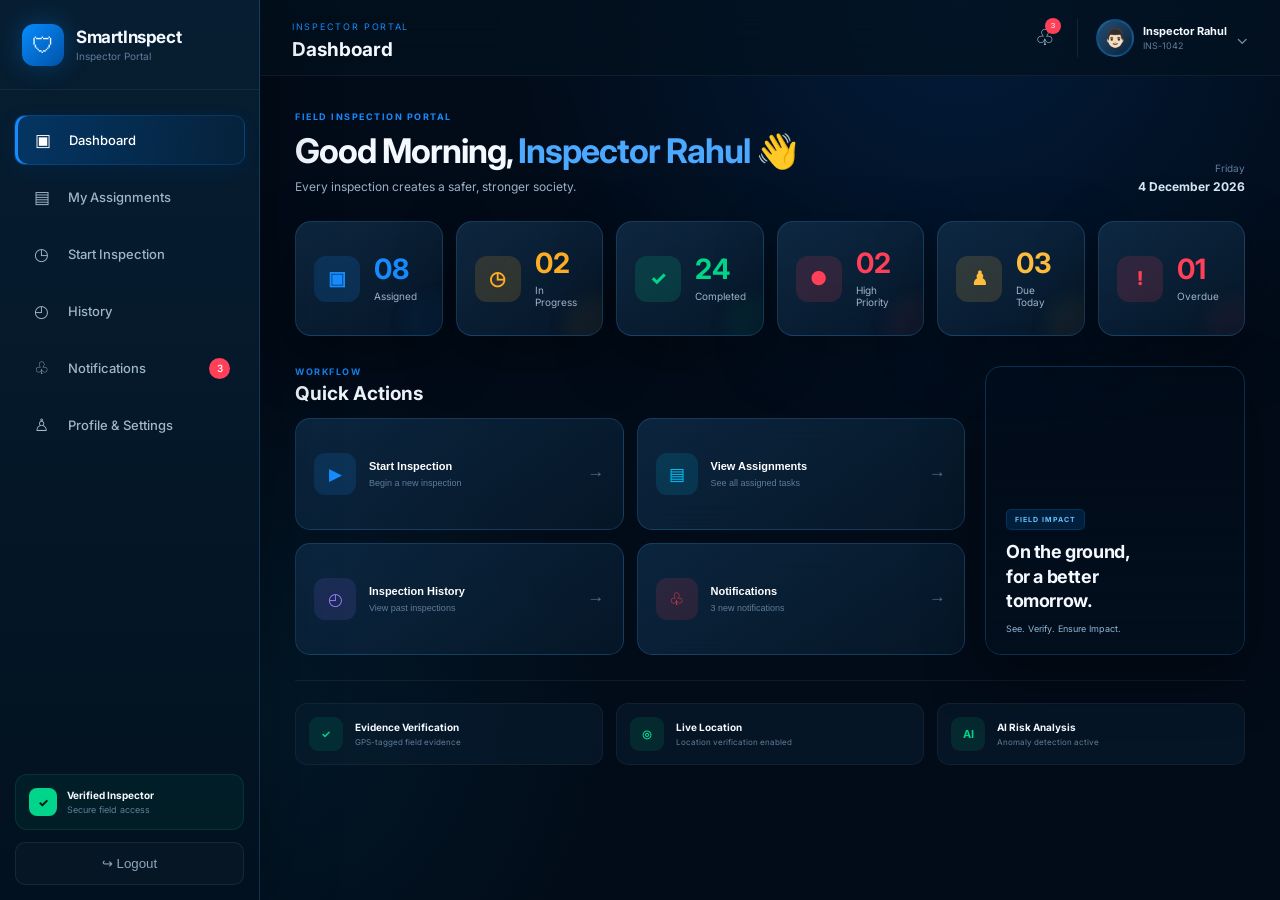
<file: SIH FRONTEND/inspector/pages/dashboard.html>
<!DOCTYPE html>
<html lang="en">
<head>
    <meta charset="UTF-8">
    <meta name="viewport" content="width=device-width, initial-scale=1.0">

    <title>SmartInspect | Inspector Dashboard</title>

    <link rel="stylesheet" href="../css/dashboard.css">

    <!-- Google Font -->
    <link rel="preconnect" href="https://fonts.googleapis.com">
    <link rel="preconnect" href="https://fonts.gstatic.com" crossorigin>
    <link
        href="https://fonts.googleapis.com/css2?family=Inter:wght@400;500;600;700;800&display=swap"
        rel="stylesheet"
    >
</head>

<body>

<!-- Mobile Overlay -->
<div class="sidebar-overlay" id="sidebarOverlay"></div>

<!-- ================= SIDEBAR ================= -->
<aside class="sidebar" id="sidebar">

    <div class="brand">
        <div class="brand-logo">
            🛡
        </div>

        <div>
            <h2>SmartInspect</h2>
            <span>Inspector Portal</span>
        </div>
    </div>

    <button class="sidebar-close" id="sidebarClose">
        ✕
    </button>

    <nav class="sidebar-nav">

        <a href="dashboard.html" class="nav-item active">
            <span class="nav-icon">▣</span>
            <span>Dashboard</span>
        </a>

        <a href="myassignment.html" class="nav-item">
            <span class="nav-icon">▤</span>
            <span>My Assignments</span>
        </a>

        <a href="startinspection.html" class="nav-item">
            <span class="nav-icon">◷</span>
            <span>Start Inspection</span>
        </a>

        <a href="history.html" class="nav-item">
            <span class="nav-icon">◴</span>
            <span>History</span>
        </a>

        <a href="notifications.html" class="nav-item">
            <span class="nav-icon">♧</span>
            <span>Notifications</span>
            <span class="notification-badge">3</span>
        </a>

        <a href="profile.html" class="nav-item">
            <span class="nav-icon">♙</span>
            <span>Profile & Settings</span>
        </a>

    </nav>

    <div class="sidebar-bottom">

        <div class="security-box">
            <div class="security-icon">✓</div>

            <div>
                <strong>Verified Inspector</strong>
                <span>Secure field access</span>
            </div>
        </div>

        <button class="logout-btn" id="logoutBtn">
            <span>↪</span>
            Logout
        </button>

    </div>

</aside>


<!-- ================= MAIN AREA ================= -->

<div class="main-wrapper">

    <!-- TOPBAR -->
    <header class="topbar">

        <div class="topbar-left">

            <button class="menu-btn" id="menuBtn">
                ☰
            </button>

            <div class="page-title">
                <span>Inspector Portal</span>
                <h1>Dashboard</h1>
            </div>

        </div>

        <div class="topbar-right">

            <!-- Notification -->
            <button class="top-notification" id="notificationBtn">
                ♧
                <span>3</span>
            </button>

            <!-- Profile -->
            <div class="profile-mini">

                <div class="profile-avatar">
                    👨🏻
                </div>

                <div class="profile-info">
                    <strong>Inspector Rahul</strong>
                    <span>INS-1042</span>
                </div>

                <span class="profile-arrow">⌄</span>

            </div>

        </div>

    </header>


    <!-- ================= CONTENT ================= -->

    <main class="dashboard-content">

        <!-- Welcome -->
        <section class="welcome-section">

            <div>
                <p class="small-label">FIELD INSPECTION PORTAL</p>

                <h2>
                    Good Morning,
                    <span>Inspector Rahul</span>
                    👋
                </h2>

                <p class="welcome-text">
                    Every inspection creates a safer, stronger society.
                </p>
            </div>

            <div class="date-box">

                <span>Friday</span>

                <strong>
                    19 September 2026
                </strong>

            </div>

        </section>


        <!-- ================= STATISTICS ================= -->

        <section class="stats-grid">

            <!-- Assigned -->
            <div class="stat-card blue">

                <div class="stat-icon">
                    ▣
                </div>

                <div class="stat-content">
                    <strong>08</strong>
                    <span>Assigned</span>
                </div>

            </div>


            <!-- In Progress -->
            <div class="stat-card orange">

                <div class="stat-icon">
                    ◷
                </div>

                <div class="stat-content">
                    <strong>02</strong>
                    <span>In Progress</span>
                </div>

            </div>


            <!-- Completed -->
            <div class="stat-card green">

                <div class="stat-icon">
                    ✓
                </div>

                <div class="stat-content">
                    <strong>24</strong>
                    <span>Completed</span>
                </div>

            </div>


            <!-- High Priority -->
            <div class="stat-card red">

                <div class="stat-icon">
                    ●
                </div>

                <div class="stat-content">
                    <strong>02</strong>
                    <span>High Priority</span>
                </div>

            </div>


            <!-- Due Today -->
            <div class="stat-card yellow">

                <div class="stat-icon">
                    ♟
                </div>

                <div class="stat-content">
                    <strong>03</strong>
                    <span>Due Today</span>
                </div>

            </div>


            <!-- Overdue -->
            <div class="stat-card danger">

                <div class="stat-icon">
                    !
                </div>

                <div class="stat-content">
                    <strong>01</strong>
                    <span>Overdue</span>
                </div>

            </div>

        </section>


        <!-- ================= LOWER CONTENT ================= -->

        <section class="dashboard-lower">

            <!-- QUICK ACTIONS -->

            <div class="quick-section">

                <div class="section-heading">

                    <div>
                        <p>WORKFLOW</p>
                        <h3>Quick Actions</h3>
                    </div>

                </div>


                <div class="quick-grid">

                    <!-- Start Inspection -->
                    <button
                        class="quick-card"
                        onclick="openPage('startinspection.html')"
                    >

                        <div class="quick-icon blue-icon">
                            ▶
                        </div>

                        <div>
                            <strong>Start Inspection</strong>
                            <span>Begin a new inspection</span>
                        </div>

                        <b>→</b>

                    </button>


                    <!-- Assignments -->
                    <button
                        class="quick-card"
                        onclick="openPage('myassignment.html')"
                    >

                        <div class="quick-icon cyan-icon">
                            ▤
                        </div>

                        <div>
                            <strong>View Assignments</strong>
                            <span>See all assigned tasks</span>
                        </div>

                        <b>→</b>

                    </button>


                    <!-- History -->
                    <button
                        class="quick-card"
                        onclick="openPage('history.html')"
                    >

                        <div class="quick-icon purple-icon">
                            ◴
                        </div>

                        <div>
                            <strong>Inspection History</strong>
                            <span>View past inspections</span>
                        </div>

                        <b>→</b>

                    </button>


                    <!-- Notifications -->
                    <button
                        class="quick-card"
                        onclick="openPage('notifications.html')"
                    >

                        <div class="quick-icon red-icon">
                            ♧
                        </div>

                        <div>
                            <strong>Notifications</strong>
                            <span>3 new notifications</span>
                        </div>

                        <b>→</b>

                    </button>

                </div>

            </div>


            <!-- ================= MOTIVATION CARD ================= -->

            <div class="impact-card">

                <div class="impact-image"></div>

                <div class="impact-overlay">

                    <div class="impact-badge">
                        FIELD IMPACT
                    </div>

                    <h3>
                        On the ground,
                        <br>
                        for a better
                        <br>
                        tomorrow.
                    </h3>

                    <p>
                        See. Verify. Ensure Impact.
                    </p>

                </div>

            </div>

        </section>


        <!-- ================= BOTTOM INFO ================= -->

        <section class="verification-strip">

            <div class="verification-item">

                <div class="verification-icon">
                    ✓
                </div>

                <div>
                    <strong>Evidence Verification</strong>
                    <span>GPS-tagged field evidence</span>
                </div>

            </div>


            <div class="verification-item">

                <div class="verification-icon">
                    ◎
                </div>

                <div>
                    <strong>Live Location</strong>
                    <span>Location verification enabled</span>
                </div>

            </div>


            <div class="verification-item">

                <div class="verification-icon">
                    AI
                </div>

                <div>
                    <strong>AI Risk Analysis</strong>
                    <span>Anomaly detection active</span>
                </div>

            </div>

        </section>

    </main>

</div>


<!-- ================= NOTIFICATION PANEL ================= -->

<div class="notification-panel" id="notificationPanel">

    <div class="notification-header">
        <div>
            <span>UPDATES</span>
            <h3>Notifications</h3>
        </div>

        <button id="closeNotifications">
            ✕
        </button>
    </div>


    <div class="notification-item high">

        <div class="notification-symbol">
            !
        </div>

        <div>
            <strong>New inspection assigned</strong>
            <p>ABC Rehabilitation Centre</p>
            <small>10 minutes ago</small>
        </div>

    </div>


    <div class="notification-item success">

        <div class="notification-symbol">
            ✓
        </div>

        <div>
            <strong>Inspection approved</strong>
            <p>XYZ Centre inspection approved.</p>
            <small>2 hours ago</small>
        </div>

    </div>


    <div class="notification-item warning">

        <div class="notification-symbol">
            !
        </div>

        <div>
            <strong>Clarification requested</strong>
            <p>Additional evidence required.</p>
            <small>4 hours ago</small>
        </div>

    </div>

</div>


<script src="../js/dashboard.js"></script>

</body>
</html>
</file>
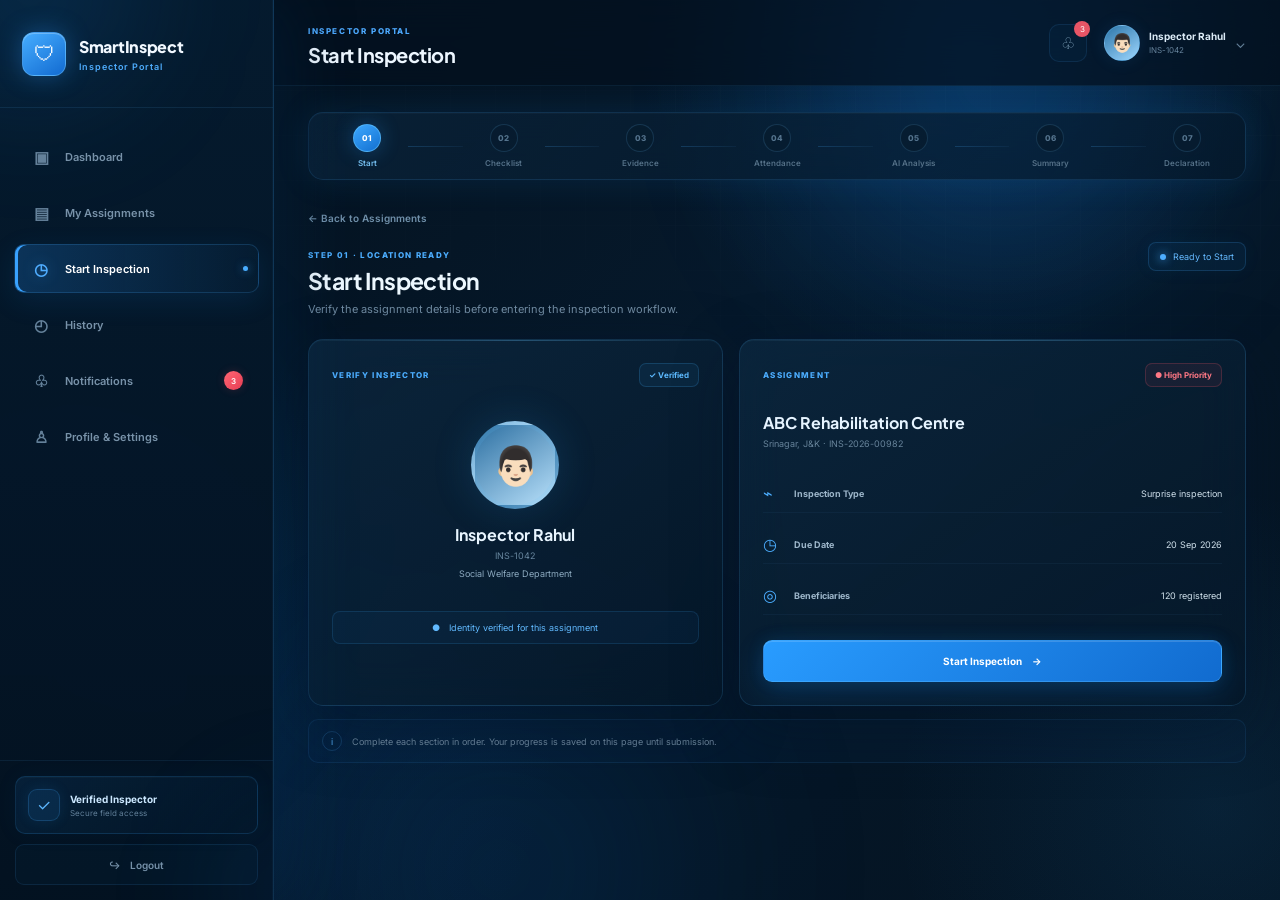
<file: SIH FRONTEND/inspector/pages/startinspection.html>
<!DOCTYPE html>
<html lang="en">

<head>
    <meta charset="UTF-8">
    <meta name="viewport" content="width=device-width, initial-scale=1.0">

    <title>SmartInspect | Start Inspection</title>

    <link rel="preconnect" href="https://fonts.googleapis.com">
    <link rel="preconnect" href="https://fonts.gstatic.com" crossorigin>

    <link
        href="https://fonts.googleapis.com/css2?family=Inter:wght@400;500;600;700;800&family=Plus+Jakarta+Sans:wght@500;600;700;800&display=swap"
        rel="stylesheet">

    <link rel="stylesheet" href="../css/startinspection.css">
</head>

<body>

    <!-- =====================================================
         BACKGROUND GLOW
    ====================================================== -->

    <div class="ambient ambient-one"></div>
    <div class="ambient ambient-two"></div>
    <div class="ambient ambient-three"></div>


    <!-- =====================================================
         SIDEBAR OVERLAY
    ====================================================== -->

    <div class="sidebar-overlay" id="sidebarOverlay"></div>


    <!-- =====================================================
         SIDEBAR
    ====================================================== -->

    <aside class="sidebar" id="sidebar">

        <div class="brand">

            <div class="brand-logo">
                🛡
            </div>

            <div class="brand-text">
                <h2>SmartInspect</h2>
                <span>Inspector Portal</span>
            </div>

        </div>


        <button
            class="sidebar-close"
            id="sidebarClose">

            ✕

        </button>


        <nav class="sidebar-nav">

            <a href="dashboard.html" class="nav-item">

                <span class="nav-icon">
                    ▣
                </span>

                <span>
                    Dashboard
                </span>

            </a>


            <a href="myassignment.html" class="nav-item">

                <span class="nav-icon">
                    ▤
                </span>

                <span>
                    My Assignments
                </span>

            </a>


            <a href="#" class="nav-item active">

                <span class="nav-icon">
                    ◷
                </span>

                <span>
                    Start Inspection
                </span>

            </a>


            <a href="history.html" class="nav-item">

                <span class="nav-icon">
                    ◴
                </span>

                <span>
                    History
                </span>

            </a>


            <a href="notifications.html" class="nav-item">

                <span class="nav-icon">
                    ♧
                </span>

                <span>
                    Notifications
                </span>

                <span class="notification-badge">
                    3
                </span>

            </a>


            <a href="profile.html" class="nav-item">

                <span class="nav-icon">
                    ♙
                </span>

                <span>
                    Profile & Settings
                </span>

            </a>

        </nav>


        <div class="sidebar-bottom">

            <div class="security-box">

                <div class="security-icon">
                    ✓
                </div>

                <div>

                    <strong>
                        Verified Inspector
                    </strong>

                    <span>
                        Secure field access
                    </span>

                </div>

            </div>


            <button
                class="logout-btn"
                id="logoutBtn">

                ↪ &nbsp; Logout

            </button>

        </div>

    </aside>


    <!-- =====================================================
         MAIN
    ====================================================== -->

    <div class="main-wrapper">


        <!-- TOPBAR -->

        <header class="topbar">

            <div class="topbar-left">

                <button
                    class="menu-btn"
                    id="menuBtn">

                    ☰

                </button>


                <div class="page-heading">

                    <span>
                        INSPECTOR PORTAL
                    </span>

                    <h1 id="topTitle">
                        Start Inspection
                    </h1>

                </div>

            </div>


            <div class="topbar-right">

                <button class="top-notification">

                    ♧

                    <span>
                        3
                    </span>

                </button>


                <div class="profile-mini">

                    <div class="profile-avatar">
                        👨🏻
                    </div>

                    <div class="profile-info">

                        <strong>
                            Inspector Rahul
                        </strong>

                        <span>
                            INS-1042
                        </span>

                    </div>

                    <span class="profile-arrow">
                        ⌄
                    </span>

                </div>

            </div>

        </header>


        <!-- =====================================================
             PAGE CONTENT
        ====================================================== -->

        <main class="page-content">


            <!-- =====================================================
                 NEW NUMBERING: 1 → 7
            ====================================================== -->

            <div class="workflow-shell">


                <div
                    class="workflow-step active"
                    data-step="1">

                    <span>
                        01
                    </span>

                    <small>
                        Start
                    </small>

                </div>


                <i></i>


                <div
                    class="workflow-step"
                    data-step="2">

                    <span>
                        02
                    </span>

                    <small>
                        Checklist
                    </small>

                </div>


                <i></i>


                <div
                    class="workflow-step"
                    data-step="3">

                    <span>
                        03
                    </span>

                    <small>
                        Evidence
                    </small>

                </div>


                <i></i>


                <div
                    class="workflow-step"
                    data-step="4">

                    <span>
                        04
                    </span>

                    <small>
                        Attendance
                    </small>

                </div>


                <i></i>


                <div
                    class="workflow-step"
                    data-step="5">

                    <span>
                        05
                    </span>

                    <small>
                        AI Analysis
                    </small>

                </div>


                <i></i>


                <div
                    class="workflow-step"
                    data-step="6">

                    <span>
                        06
                    </span>

                    <small>
                        Summary
                    </small>

                </div>


                <i></i>


                <div
                    class="workflow-step"
                    data-step="7">

                    <span>
                        07
                    </span>

                    <small>
                        Declaration
                    </small>

                </div>

            </div>


            <!-- =====================================================
                 1. START INSPECTION
            ====================================================== -->

            <section
                class="workflow-screen active-screen"
                id="screen1">


                <button
                    class="back-btn"
                    onclick="goBack(1)">

                    ← Back to Assignments

                </button>


                <div class="screen-header">

                    <div>

                        <span class="eyebrow">
                            STEP 01 · LOCATION READY
                        </span>

                        <h2>
                            Start Inspection
                        </h2>

                        <p>
                            Verify the assignment details before entering
                            the inspection workflow.
                        </p>

                    </div>


                    <span class="live-status">

                        <b></b>

                        Ready to Start

                    </span>

                </div>


                <div class="start-grid">


                    <!-- INSPECTOR -->

                    <article class="glass-card inspector-verification">

                        <div class="card-topline">

                            <span class="mini-label">
                                VERIFY INSPECTOR
                            </span>

                            <span class="verified-chip">
                                ✓ Verified
                            </span>

                        </div>


                        <div class="inspector-avatar">
                            👨🏻
                        </div>


                        <h3>
                            Inspector Rahul
                        </h3>

                        <p>
                            INS-1042
                        </p>

                        <span class="department">
                            Social Welfare Department
                        </span>


                        <div class="verification-line">

                            <span>
                                ●
                            </span>

                            Identity verified for this assignment

                        </div>

                    </article>


                    <!-- ASSIGNMENT -->

                    <article class="glass-card ready-card">

                        <div class="card-topline">

                            <span class="mini-label">
                                ASSIGNMENT
                            </span>

                            <span class="priority-chip high">
                                ● High Priority
                            </span>

                        </div>


                        <h3>
                            ABC Rehabilitation Centre
                        </h3>


                        <p class="muted">
                            Srinagar, J&K · INS-2026-00982
                        </p>


                        <div class="ready-list">

                            <div>

                                <span>
                                    ⌁
                                </span>

                                <b>
                                    Inspection Type
                                </b>

                                <em>
                                    Surprise inspection
                                </em>

                            </div>


                            <div>

                                <span>
                                    ◷
                                </span>

                                <b>
                                    Due Date
                                </b>

                                <em>
                                    20 Sep 2026
                                </em>

                            </div>


                            <div>

                                <span>
                                    ◎
                                </span>

                                <b>
                                    Beneficiaries
                                </b>

                                <em>
                                    120 registered
                                </em>

                            </div>

                        </div>


                        <button
                            class="primary-action full"
                            onclick="goToStep(2)">

                            Start Inspection

                            <span>
                                →
                            </span>

                        </button>

                    </article>

                </div>


                <div class="info-strip">

                    <span class="info-dot">
                        i
                    </span>

                    <p>
                        Complete each section in order.
                        Your progress is saved on this page until submission.
                    </p>

                </div>

            </section>


            <!-- =====================================================
                 2. INSPECTION CHECKLIST
            ====================================================== -->

            <section
                class="workflow-screen"
                id="screen2">


                <button
                    class="back-btn"
                    onclick="goBack(2)">

                    ← Back to Start Inspection

                </button>


                <div class="screen-header">

                    <div>

                        <span class="eyebrow">
                            STEP 02 · FIELD CHECKLIST
                        </span>

                        <h2>
                            Inspection Checklist
                        </h2>

                        <p>
                            Open a category and record the condition
                            observed during inspection.
                        </p>

                    </div>


                    <div class="completion-box">

                        <div>

                            <strong id="completedCount">
                                18
                            </strong>

                            <span>
                                / 28 completed
                            </span>

                        </div>


                        <div class="progress-track">

                            <b id="miniProgressBar"></b>

                        </div>


                        <small id="progressPercent">
                            64%
                        </small>

                    </div>

                </div>


                <div class="checklist-layout">


                    <!-- CATEGORY MENU -->

                    <aside class="checklist-menu">


                        <button
                            class="check-category active"
                            data-check="infrastructure"
                            onclick="openChecklist('infrastructure')">

                            <span class="cat-icon red">
                                ▣
                            </span>

                            <span>

                                <b>
                                    Infrastructure
                                </b>

                                <small>
                                    4 / 5 completed
                                </small>

                            </span>

                            <i>
                                ›
                            </i>

                        </button>


                        <button
                            class="check-category"
                            data-check="staff"
                            onclick="openChecklist('staff')">

                            <span class="cat-icon green">
                                ♙
                            </span>

                            <span>

                                <b>
                                    Staff
                                </b>

                                <small>
                                    3 / 5 completed
                                </small>

                            </span>

                            <i>
                                ›
                            </i>

                        </button>


                        <button
                            class="check-category"
                            data-check="beneficiaries"
                            onclick="openChecklist('beneficiaries')">

                            <span class="cat-icon blue">
                                ♙
                            </span>

                            <span>

                                <b>
                                    Beneficiaries
                                </b>

                                <small>
                                    3 / 5 completed
                                </small>

                            </span>

                            <i>
                                ›
                            </i>

                        </button>


                        <button
                            class="check-category"
                            data-check="scheme"
                            onclick="openChecklist('scheme')">

                            <span class="cat-icon purple">
                                ▤
                            </span>

                            <span>

                                <b>
                                    Scheme Compliance
                                </b>

                                <small>
                                    4 / 5 completed
                                </small>

                            </span>

                            <i>
                                ›
                            </i>

                        </button>


                        <button
                            class="check-category"
                            data-check="observations"
                            onclick="openChecklist('observations')">

                            <span class="cat-icon teal">
                                ☷
                            </span>

                            <span>

                                <b>
                                    General Observations
                                </b>

                                <small>
                                    2 / 5 completed
                                </small>

                            </span>

                            <i>
                                ›
                            </i>

                        </button>

                    </aside>


                    <!-- CHECKLIST DETAILS -->

                    <div class="checklist-detail">


                        <!-- =============================================
                             INFRASTRUCTURE
                        ============================================== -->

                        <div
                            class="checklist-subdiv active-checklist"
                            id="check-infrastructure">


                            <div class="sub-header">

                                <div class="sub-title">

                                    <span class="cat-icon red">
                                        ▣
                                    </span>

                                    <div>

                                        <span class="mini-label">
                                            CATEGORY 01
                                        </span>

                                        <h3>
                                            Infrastructure
                                        </h3>

                                        <p>
                                            Verify building condition and
                                            physical facilities.
                                        </p>

                                    </div>

                                </div>


                                <span class="section-score">
                                    4 / 5
                                </span>

                            </div>


                            <div class="questions">


                                <div class="question">

                                    <div>

                                        <b>
                                            Building condition
                                        </b>

                                        <p>
                                            Is the building structurally maintained?
                                        </p>

                                    </div>


                                    <div class="choice-group">

                                        <button class="choice selected-green">
                                            ✓ Compliant
                                        </button>

                                        <button class="choice">
                                            Partially
                                        </button>

                                        <button class="choice noncompliant">
                                            ✕ Non-Compliant
                                        </button>

                                    </div>

                                </div>


                                <div class="question">

                                    <div>

                                        <b>
                                            Cleanliness
                                        </b>

                                        <p>
                                            Are premises clean and hygienic?
                                        </p>

                                    </div>


                                    <div class="choice-group">

                                        <button class="choice selected-green">
                                            ✓ Compliant
                                        </button>

                                        <button class="choice">
                                            Partially
                                        </button>

                                        <button class="choice noncompliant">
                                            ✕ Non-Compliant
                                        </button>

                                    </div>

                                </div>


                                <div class="question">

                                    <div>

                                        <b>
                                            Safety equipment
                                        </b>

                                        <p>
                                            Are required safety arrangements available?
                                        </p>

                                    </div>


                                    <div class="choice-group">

                                        <button class="choice selected-green">
                                            ✓ Compliant
                                        </button>

                                        <button class="choice">
                                            Partially
                                        </button>

                                        <button class="choice noncompliant">
                                            ✕ Non-Compliant
                                        </button>

                                    </div>

                                </div>


                                <div class="question">

                                    <div>

                                        <b>
                                            Accessibility
                                        </b>

                                        <p>
                                            Is the institution accessible to beneficiaries?
                                        </p>

                                    </div>


                                    <div class="choice-group">

                                        <button class="choice selected-green">
                                            ✓ Compliant
                                        </button>

                                        <button class="choice">
                                            Partially
                                        </button>

                                        <button class="choice noncompliant">
                                            ✕ Non-Compliant
                                        </button>

                                    </div>

                                </div>


                                <div class="question">

                                    <div>

                                        <b>
                                            Emergency facilities
                                        </b>

                                        <p>
                                            Are emergency facilities available?
                                        </p>

                                    </div>


                                    <div class="choice-group">

                                        <button class="choice">
                                            ✓ Compliant
                                        </button>

                                        <button class="choice selected-yellow">
                                            Partially
                                        </button>

                                        <button class="choice noncompliant">
                                            ✕ Non-Compliant
                                        </button>

                                    </div>

                                </div>

                            </div>

                        </div>


                        <!-- =============================================
                             STAFF
                        ============================================== -->

                        <div
                            class="checklist-subdiv"
                            id="check-staff">


                            <div class="sub-header">

                                <div class="sub-title">

                                    <span class="cat-icon green">
                                        ♙
                                    </span>

                                    <div>

                                        <span class="mini-label">
                                            CATEGORY 02
                                        </span>

                                        <h3>
                                            Staff
                                        </h3>

                                        <p>
                                            Verify staff availability,
                                            records and qualifications.
                                        </p>

                                    </div>

                                </div>


                                <span class="section-score">
                                    3 / 5
                                </span>

                            </div>


                            <div class="questions">

                                <div class="question">

                                    <div>

                                        <b>
                                            Staff attendance
                                        </b>

                                        <p>
                                            Are required staff members present?
                                        </p>

                                    </div>

                                    <div class="choice-group">

                                        <button class="choice selected-green">
                                            ✓ Compliant
                                        </button>

                                        <button class="choice">
                                            Partially
                                        </button>

                                        <button class="choice noncompliant">
                                            ✕ Non-Compliant
                                        </button>

                                    </div>

                                </div>


                                <div class="question">

                                    <div>

                                        <b>
                                            Staff qualification
                                        </b>

                                        <p>
                                            Do staff meet qualification requirements?
                                        </p>

                                    </div>

                                    <div class="choice-group">

                                        <button class="choice selected-green">
                                            ✓ Compliant
                                        </button>

                                        <button class="choice">
                                            Partially
                                        </button>

                                        <button class="choice noncompliant">
                                            ✕ Non-Compliant
                                        </button>

                                    </div>

                                </div>


                                <div class="question">

                                    <div>

                                        <b>
                                            Staff records
                                        </b>

                                        <p>
                                            Are staff records maintained?
                                        </p>

                                    </div>

                                    <div class="choice-group">

                                        <button class="choice selected-green">
                                            ✓ Compliant
                                        </button>

                                        <button class="choice">
                                            Partially
                                        </button>

                                        <button class="choice noncompliant">
                                            ✕ Non-Compliant
                                        </button>

                                    </div>

                                </div>


                                <div class="question">

                                    <div>

                                        <b>
                                            Training records
                                        </b>

                                        <p>
                                            Are training records available?
                                        </p>

                                    </div>

                                    <div class="choice-group">

                                        <button class="choice">
                                            ✓ Compliant
                                        </button>

                                        <button class="choice selected-yellow">
                                            Partially
                                        </button>

                                        <button class="choice noncompliant">
                                            ✕ Non-Compliant
                                        </button>

                                    </div>

                                </div>


                                <div class="question">

                                    <div>

                                        <b>
                                            Staff interaction
                                        </b>

                                        <p>
                                            Is staff interaction satisfactory?
                                        </p>

                                    </div>

                                    <div class="choice-group">

                                        <button class="choice">
                                            ✓ Compliant
                                        </button>

                                        <button class="choice selected-yellow">
                                            Partially
                                        </button>

                                        <button class="choice noncompliant">
                                            ✕ Non-Compliant
                                        </button>

                                    </div>

                                </div>

                            </div>

                        </div>


                        <!-- =============================================
                             BENEFICIARIES
                        ============================================== -->

                        <div
                            class="checklist-subdiv"
                            id="check-beneficiaries">


                            <div class="sub-header">

                                <div class="sub-title">

                                    <span class="cat-icon blue">
                                        ♙
                                    </span>

                                    <div>

                                        <span class="mini-label">
                                            CATEGORY 03
                                        </span>

                                        <h3>
                                            Beneficiaries
                                        </h3>

                                        <p>
                                            Verify beneficiary presence,
                                            facilities and feedback.
                                        </p>

                                    </div>

                                </div>


                                <span class="section-score">
                                    3 / 5
                                </span>

                            </div>


                            <div class="questions">


                                <div class="question">

                                    <div>

                                        <b>
                                            Number of beneficiaries present
                                        </b>

                                        <p>
                                            Verify the beneficiary count.
                                        </p>

                                    </div>

                                    <div class="choice-group">

                                        <button class="choice selected-green">
                                            ✓ Compliant
                                        </button>

                                        <button class="choice">
                                            Partially
                                        </button>

                                        <button class="choice noncompliant">
                                            ✕ Non-Compliant
                                        </button>

                                    </div>

                                </div>


                                <div class="question">

                                    <div>

                                        <b>
                                            Interaction with beneficiaries
                                        </b>

                                        <p>
                                            Discuss services with beneficiaries.
                                        </p>

                                    </div>

                                    <div class="choice-group">

                                        <button class="choice selected-green">
                                            ✓ Compliant
                                        </button>

                                        <button class="choice">
                                            Partially
                                        </button>

                                        <button class="choice noncompliant">
                                            ✕ Non-Compliant
                                        </button>

                                    </div>

                                </div>


                                <div class="question">

                                    <div>

                                        <b>
                                            Facilities provided
                                        </b>

                                        <p>
                                            Check whether required facilities
                                            are provided.
                                        </p>

                                    </div>

                                    <div class="choice-group">

                                        <button class="choice selected-green">
                                            ✓ Compliant
                                        </button>

                                        <button class="choice">
                                            Partially
                                        </button>

                                        <button class="choice noncompliant">
                                            ✕ Non-Compliant
                                        </button>

                                    </div>

                                </div>


                                <div class="question">

                                    <div>

                                        <b>
                                            Beneficiary feedback
                                        </b>

                                        <p>
                                            Record beneficiary feedback.
                                        </p>

                                    </div>

                                    <div class="choice-group">

                                        <button class="choice">
                                            ✓ Compliant
                                        </button>

                                        <button class="choice selected-yellow">
                                            Partially
                                        </button>

                                        <button class="choice noncompliant">
                                            ✕ Non-Compliant
                                        </button>

                                    </div>

                                </div>


                                <div class="question">

                                    <div>

                                        <b>
                                            Service satisfaction
                                        </b>

                                        <p>
                                            Assess satisfaction with services received.
                                        </p>

                                    </div>

                                    <div class="choice-group">

                                        <button class="choice">
                                            ✓ Compliant
                                        </button>

                                        <button class="choice selected-yellow">
                                            Partially
                                        </button>

                                        <button class="choice noncompliant">
                                            ✕ Non-Compliant
                                        </button>

                                    </div>

                                </div>

                            </div>

                        </div>


                        <!-- =============================================
                             SCHEME COMPLIANCE
                        ============================================== -->

                        <div
                            class="checklist-subdiv"
                            id="check-scheme">


                            <div class="sub-header">

                                <div class="sub-title">

                                    <span class="cat-icon purple">
                                        ▤
                                    </span>

                                    <div>

                                        <span class="mini-label">
                                            CATEGORY 04
                                        </span>

                                        <h3>
                                            Scheme Compliance
                                        </h3>

                                        <p>
                                            Verify compliance with applicable
                                            scheme requirements.
                                        </p>

                                    </div>

                                </div>


                                <span class="section-score">
                                    4 / 5
                                </span>

                            </div>


                            <div class="questions">


                                <div class="question">

                                    <div>

                                        <b>
                                            Scheme registration
                                        </b>

                                        <p>
                                            Verify valid scheme registration.
                                        </p>

                                    </div>

                                    <div class="choice-group">

                                        <button class="choice selected-green">
                                            ✓ Compliant
                                        </button>

                                        <button class="choice">
                                            Partially
                                        </button>

                                        <button class="choice noncompliant">
                                            ✕ Non-Compliant
                                        </button>

                                    </div>

                                </div>


                                <div class="question">

                                    <div>

                                        <b>
                                            Scheme documentation
                                        </b>

                                        <p>
                                            Check required documentation.
                                        </p>

                                    </div>

                                    <div class="choice-group">

                                        <button class="choice selected-green">
                                            ✓ Compliant
                                        </button>

                                        <button class="choice">
                                            Partially
                                        </button>

                                        <button class="choice noncompliant">
                                            ✕ Non-Compliant
                                        </button>

                                    </div>

                                </div>


                                <div class="question">

                                    <div>

                                        <b>
                                            Fund utilization
                                        </b>

                                        <p>
                                            Verify proper utilization of funds.
                                        </p>

                                    </div>

                                    <div class="choice-group">

                                        <button class="choice selected-green">
                                            ✓ Compliant
                                        </button>

                                        <button class="choice">
                                            Partially
                                        </button>

                                        <button class="choice noncompliant">
                                            ✕ Non-Compliant
                                        </button>

                                    </div>

                                </div>


                                <div class="question">

                                    <div>

                                        <b>
                                            Reporting compliance
                                        </b>

                                        <p>
                                            Verify regular reporting.
                                        </p>

                                    </div>

                                    <div class="choice-group">

                                        <button class="choice selected-green">
                                            ✓ Compliant
                                        </button>

                                        <button class="choice">
                                            Partially
                                        </button>

                                        <button class="choice noncompliant">
                                            ✕ Non-Compliant
                                        </button>

                                    </div>

                                </div>


                                <div class="question">

                                    <div>

                                        <b>
                                            Record maintenance
                                        </b>

                                        <p>
                                            Are scheme records updated?
                                        </p>

                                    </div>

                                    <div class="choice-group">

                                        <button class="choice">
                                            ✓ Compliant
                                        </button>

                                        <button class="choice selected-yellow">
                                            Partially
                                        </button>

                                        <button class="choice noncompliant">
                                            ✕ Non-Compliant
                                        </button>

                                    </div>

                                </div>

                            </div>

                        </div>


                        <!-- =============================================
                             GENERAL OBSERVATIONS
                        ============================================== -->

                        <div
                            class="checklist-subdiv"
                            id="check-observations">


                            <div class="sub-header">

                                <div class="sub-title">

                                    <span class="cat-icon teal">
                                        ☷
                                    </span>

                                    <div>

                                        <span class="mini-label">
                                            CATEGORY 05
                                        </span>

                                        <h3>
                                            General Observations
                                        </h3>

                                        <p>
                                            Record overall findings and
                                            immediate concerns.
                                        </p>

                                    </div>

                                </div>


                                <span class="section-score">
                                    2 / 5
                                </span>

                            </div>


                            <div class="questions">


                                <div class="question">

                                    <div>

                                        <b>
                                            Overall environment
                                        </b>

                                        <p>
                                            Is the overall environment satisfactory?
                                        </p>

                                    </div>

                                    <div class="choice-group">

                                        <button class="choice selected-green">
                                            ✓ Compliant
                                        </button>

                                        <button class="choice">
                                            Partially
                                        </button>

                                        <button class="choice noncompliant">
                                            ✕ Non-Compliant
                                        </button>

                                    </div>

                                </div>


                                <div class="question">

                                    <div>

                                        <b>
                                            Record observations
                                        </b>

                                        <p>
                                            Are there any major observations?
                                        </p>

                                    </div>

                                    <div class="choice-group">

                                        <button class="choice selected-green">
                                            ✓ Compliant
                                        </button>

                                        <button class="choice">
                                            Partially
                                        </button>

                                        <button class="choice noncompliant">
                                            ✕ Non-Compliant
                                        </button>

                                    </div>

                                </div>


                                <div class="question">

                                    <div>

                                        <b>
                                            Beneficiary satisfaction
                                        </b>

                                        <p>
                                            Is beneficiary satisfaction satisfactory?
                                        </p>

                                    </div>

                                    <div class="choice-group">

                                        <button class="choice">
                                            ✓ Compliant
                                        </button>

                                        <button class="choice selected-yellow">
                                            Partially
                                        </button>

                                        <button class="choice noncompliant">
                                            ✕ Non-Compliant
                                        </button>

                                    </div>

                                </div>


                                <div class="question">

                                    <div>

                                        <b>
                                            Immediate concerns
                                        </b>

                                        <p>
                                            Are there immediate concerns
                                            requiring attention?
                                        </p>

                                    </div>

                                    <div class="choice-group">

                                        <button class="choice">
                                            ✓ Compliant
                                        </button>

                                        <button class="choice selected-yellow">
                                            Partially
                                        </button>

                                        <button class="choice noncompliant">
                                            ✕ Non-Compliant
                                        </button>

                                    </div>

                                </div>


                                <div class="question">

                                    <div>

                                        <b>
                                            Follow-up requirement
                                        </b>

                                        <p>
                                            Does the institution require
                                            a follow-up visit?
                                        </p>

                                    </div>

                                    <div class="choice-group">

                                        <button class="choice">
                                            ✓ Compliant
                                        </button>

                                        <button class="choice selected-yellow">
                                            Partially
                                        </button>

                                        <button class="choice noncompliant">
                                            ✕ Non-Compliant
                                        </button>

                                    </div>

                                </div>

                            </div>

                        </div>


                        <div class="step-footer">

                            <button
                                class="secondary-action"
                                onclick="goToStep(1)">

                                ← Previous

                            </button>


                            <button
                                class="primary-action"
                                onclick="goToStep(3)">

                                Next Section
                                <span>→</span>

                            </button>

                        </div>

                    </div>

                </div>

            </section>


            <!-- =====================================================
                 3. CAPTURE EVIDENCE
            ====================================================== -->

            <section
                class="workflow-screen"
                id="screen3">


                <button
                    class="back-btn"
                    onclick="goBack(3)">

                    ← Back to Checklist

                </button>


                <div class="screen-header">

                    <div>

                        <span class="eyebrow">
                            STEP 03 · EVIDENCE
                        </span>

                        <h2>
                            Capture Evidence
                        </h2>

                        <p>
                            Collect location-verified photos,
                            videos and documents.
                        </p>

                    </div>

                </div>


                <div class="evidence-tabs">

                    <button class="evidence-tab active">
                        ▣ Photos
                    </button>

                    <button class="evidence-tab">
                        ▷ Video
                    </button>

                    <button class="evidence-tab">
                        ▤ Documents
                    </button>

                </div>


                <div class="evidence-layout">


                    <!-- CAPTURE -->

                    <article class="glass-card capture-card">

                        <div class="evidence-preview">

                            <div class="building-art">
                                🏢
                            </div>

                            <div class="gps-pill">
                                ● GPS Verified
                            </div>

                            <div class="camera-corner">
                                ◎
                            </div>

                        </div>


                        <div class="capture-copy">

                            <div>

                                <span class="mini-label">
                                    LIVE EVIDENCE
                                </span>

                                <h3>
                                    Capture verified evidence
                                </h3>

                            </div>


                            <span class="counter-pill">
                                8 captured
                            </span>

                        </div>


                        <button
                            class="primary-action full"
                            onclick="captureEvidence()">

                            ◎ Capture Evidence

                        </button>


                        <button
                            class="secondary-action full"
                            onclick="uploadEvidence()">

                            ⇧ Upload from Gallery

                        </button>

                    </article>


                    <!-- RECENT -->

                    <article class="glass-card recent-card">

                        <div class="card-title-row">

                            <div>

                                <span class="mini-label">
                                    RECENT
                                </span>

                                <h3>
                                    Recent Evidence
                                </h3>

                            </div>

                            <button class="text-btn">
                                View All
                            </button>

                        </div>


                        <div class="evidence-grid">


                            <div class="evidence-thumb">

                                <span>
                                    🏠
                                </span>

                                <small>
                                    10:54 AM
                                </small>

                                <b>
                                    ✓ GPS Verified
                                </b>

                            </div>


                            <div class="evidence-thumb">

                                <span>
                                    🏡
                                </span>

                                <small>
                                    11:12 AM
                                </small>

                                <b>
                                    ✓ GPS Verified
                                </b>

                            </div>


                            <div class="evidence-thumb">

                                <span>
                                    🏢
                                </span>

                                <small>
                                    11:35 AM
                                </small>

                                <b>
                                    ✓ GPS Verified
                                </b>

                            </div>


                            <div class="evidence-thumb">

                                <span>
                                    🏫
                                </span>

                                <small>
                                    11:48 AM
                                </small>

                                <b>
                                    ✓ GPS Verified
                                </b>

                            </div>

                        </div>

                    </article>

                </div>


                <div class="step-footer">

                    <button
                        class="secondary-action"
                        onclick="goToStep(2)">

                        ← Previous

                    </button>


                    <button
                        class="primary-action"
                        onclick="goToStep(4)">

                        Next Section
                        <span>→</span>

                    </button>

                </div>

            </section>


            <!-- =====================================================
                 4. ATTENDANCE
            ====================================================== -->

            <section
                class="workflow-screen"
                id="screen4">


                <button
                    class="back-btn"
                    onclick="goBack(4)">

                    ← Back to Evidence

                </button>


                <div class="screen-header">

                    <div>

                        <span class="eyebrow">
                            STEP 04 · VERIFICATION
                        </span>

                        <h2>
                            Attendance Verification
                        </h2>

                        <p>
                            Verify staff and beneficiary attendance records.
                        </p>

                    </div>

                </div>


                <div class="attendance-grid">


                    <article class="glass-card attendance-card">

                        <div class="metric-icon blue-bg">
                            ♙
                        </div>

                        <div class="metric-copy">

                            <span>
                                STAFF ATTENDANCE
                            </span>

                            <b>
                                18 / 20
                            </b>

                            <small>
                                Present
                            </small>

                        </div>

                        <div class="ring green-ring">
                            <b>
                                90%
                            </b>
                        </div>

                    </article>


                    <article class="glass-card attendance-card">

                        <div class="metric-icon purple-bg">
                            ♙
                        </div>

                        <div class="metric-copy">

                            <span>
                                BENEFICIARY ATTENDANCE
                            </span>

                            <b>
                                87 / 120
                            </b>

                            <small>
                                Present
                            </small>

                        </div>

                        <div class="ring yellow-ring">

                            <b>
                                72.5%
                            </b>

                        </div>

                    </article>

                </div>


                <div class="warning-card">

                    <span>
                        ⚠
                    </span>

                    <div>

                        <b>
                            Attendance lower than expected
                        </b>

                        <p>
                            The beneficiary attendance is below
                            the expected range.
                        </p>

                    </div>

                </div>


                <article class="glass-card table-card">

                    <div class="card-title-row">

                        <div>

                            <span class="mini-label">
                                RANDOM SAMPLE
                            </span>

                            <h3>
                                Beneficiary Verification
                            </h3>

                        </div>

                        <span class="counter-pill">
                            5 Selected
                        </span>

                    </div>


                    <div class="table-wrap">

                        <table>

                            <thead>

                                <tr>

                                    <th>
                                        #
                                    </th>

                                    <th>
                                        Beneficiary ID
                                    </th>

                                    <th>
                                        Status
                                    </th>

                                    <th>
                                        Remarks
                                    </th>

                                </tr>

                            </thead>


                            <tbody>

                                <tr>

                                    <td>
                                        01
                                    </td>

                                    <td>
                                        BNF-001
                                    </td>

                                    <td class="good-text">
                                        ✓ Verified
                                    </td>

                                    <td>
                                        —
                                    </td>

                                </tr>


                                <tr>

                                    <td>
                                        02
                                    </td>

                                    <td>
                                        BNF-016
                                    </td>

                                    <td class="good-text">
                                        ✓ Verified
                                    </td>

                                    <td>
                                        —
                                    </td>

                                </tr>


                                <tr>

                                    <td>
                                        03
                                    </td>

                                    <td>
                                        BNF-021
                                    </td>

                                    <td class="good-text">
                                        ✓ Verified
                                    </td>

                                    <td>
                                        —
                                    </td>

                                </tr>


                                <tr>

                                    <td>
                                        04
                                    </td>

                                    <td>
                                        BNF-037
                                    </td>

                                    <td class="warn-text">
                                        ⚠ Issue
                                    </td>

                                    <td>
                                        Not present
                                    </td>

                                </tr>


                                <tr>

                                    <td>
                                        05
                                    </td>

                                    <td>
                                        BNF-064
                                    </td>

                                    <td class="good-text">
                                        ✓ Verified
                                    </td>

                                    <td>
                                        —
                                    </td>

                                </tr>

                            </tbody>

                        </table>

                    </div>

                </article>


                <div class="step-footer">

                    <button
                        class="secondary-action"
                        onclick="goToStep(3)">

                        ← Previous

                    </button>


                    <button
                        class="primary-action"
                        onclick="goToStep(5)">

                        Next Section
                        <span>→</span>

                    </button>

                </div>

            </section>


            <!-- =====================================================
                 5. AI ANALYSIS
            ====================================================== -->

            <section
                class="workflow-screen"
                id="screen5">


                <button
                    class="back-btn"
                    onclick="goBack(5)">

                    ← Back to Attendance

                </button>


                <div class="screen-header">

                    <div>

                        <span class="eyebrow">
                            STEP 05 · SMART ANALYSIS
                        </span>

                        <h2>
                            AI Inspection Analysis
                        </h2>

                        <p>
                            Review automated observations generated
                            from the inspection data.
                        </p>

                    </div>


                    <button
                        class="ai-button"
                        onclick="runAIAnalysis()">

                        ✦ Powered by AI

                    </button>

                </div>


                <div class="ai-grid">


                    <article class="glass-card anomaly-panel">

                        <div class="card-title-row">

                            <div>

                                <span class="mini-label">
                                    DETECTION ENGINE
                                </span>

                                <h3>
                                    AI Analysis
                                </h3>

                            </div>

                            <span class="alert-chip">
                                3 anomalies
                            </span>

                        </div>


                        <div class="anomaly-list">


                            <div>

                                <i>
                                    1
                                </i>

                                <p>
                                    Attendance significantly below
                                    historical average
                                </p>

                            </div>


                            <div>

                                <i>
                                    2
                                </i>

                                <p>
                                    Evidence GPS mismatch detected
                                </p>

                            </div>


                            <div>

                                <i>
                                    3
                                </i>

                                <p>
                                    Similar evidence found in
                                    previous inspection
                                </p>

                            </div>

                        </div>

                    </article>


                    <article class="glass-card risk-panel">

                        <span class="mini-label">
                            RISK IMPACT
                        </span>

                        <strong>
                            +27
                        </strong>

                        <span>
                            Current Risk Score
                        </span>

                        <b>
                            68
                            <small>
                                / 100
                            </small>
                        </b>

                    </article>

                </div>


                <article class="glass-card insights-card">

                    <div class="card-title-row">

                        <div>

                            <span class="mini-label">
                                MODEL INSIGHTS
                            </span>

                            <h3>
                                Detailed Insights
                            </h3>

                        </div>

                        <span class="ai-glow">
                            ✦ Live
                        </span>

                    </div>


                    <div class="insight-row">

                        <span>
                            Attendance Pattern
                        </span>

                        <b>
                            15% lower than average
                        </b>

                    </div>


                    <div class="insight-row">

                        <span>
                            Evidence Analysis
                        </span>

                        <b>
                            1 photo location mismatch
                        </b>

                    </div>


                    <div class="insight-row">

                        <span>
                            Document Verification
                        </span>

                        <b class="good-text">
                            All documents valid
                        </b>

                    </div>


                    <div class="insight-row">

                        <span>
                            Beneficiary Feedback
                        </span>

                        <b>
                            2 negative responses
                        </b>

                    </div>


                    <div class="insight-row">

                        <span>
                            Overall Assessment
                        </span>

                        <b class="warn-text">
                            Needs Attention
                        </b>

                    </div>

                </article>


                <div class="ai-suggestion">

                    <span>
                        ✦
                    </span>

                    <div>

                        <b>
                            AI Suggestion
                        </b>

                        <p>
                            The inspection may require a follow-up visit.
                        </p>

                    </div>

                </div>


                <div class="step-footer">

                    <button
                        class="secondary-action"
                        onclick="goToStep(4)">

                        ← Previous

                    </button>


                    <button
                        class="primary-action"
                        onclick="goToStep(6)">

                        Continue
                        <span>→</span>

                    </button>

                </div>

            </section>


            <!-- =====================================================
                 6. INSPECTION SUMMARY
            ====================================================== -->

            <section
                class="workflow-screen"
                id="screen6">


                <button
                    class="back-btn"
                    onclick="goBack(6)">

                    ← Back to AI Analysis

                </button>


                <div class="screen-header">

                    <div>

                        <span class="eyebrow">
                            STEP 06 · FINAL REVIEW
                        </span>

                        <h2>
                            Inspection Summary
                        </h2>

                        <p>
                            Review your inspection data before signing
                            the declaration.
                        </p>

                    </div>


                    <span class="live-status">

                        <b></b>

                        Ready to Submit

                    </span>

                </div>


                <div class="summary-grid">


                    <article class="glass-card summary-main">

                        <div class="institution-summary">

                            <div class="institution-symbol">
                                A
                            </div>

                            <div>

                                <h3>
                                    ABC Rehabilitation Centre
                                </h3>

                                <p>
                                    Srinagar, J&K
                                </p>

                            </div>

                        </div>


                        <div class="summary-list">


                            <div>

                                <span>
                                    ✓
                                </span>

                                <p>
                                    Checklist completed
                                </p>

                                <b>
                                    23 / 28
                                </b>

                            </div>


                            <div>

                                <span>
                                    ✓
                                </span>

                                <p>
                                    Photos captured
                                </p>

                                <b>
                                    8
                                </b>

                            </div>


                            <div>

                                <span>
                                    ✓
                                </span>

                                <p>
                                    Videos captured
                                </p>

                                <b>
                                    2
                                </b>

                            </div>


                            <div>

                                <span>
                                    ✓
                                </span>

                                <p>
                                    Documents uploaded
                                </p>

                                <b>
                                    3
                                </b>

                            </div>


                            <div>

                                <span>
                                    ✓
                                </span>

                                <p>
                                    GPS verified
                                </p>

                                <b>
                                    ✓
                                </b>

                            </div>


                            <div>

                                <span>
                                    ✓
                                </span>

                                <p>
                                    Attendance recorded
                                </p>

                                <b>
                                    ✓
                                </b>

                            </div>


                            <div>

                                <span>
                                    ✓
                                </span>

                                <p>
                                    Remarks added
                                </p>

                                <b>
                                    ✓
                                </b>

                            </div>

                        </div>

                    </article>


                    <article class="glass-card score-card">

                        <span class="mini-label">
                            INSPECTION RISK
                        </span>

                        <div class="score">
                            68
                        </div>

                        <span class="out-of">
                            / 100
                        </span>

                        <div class="score-bar">
                            <b></b>
                        </div>

                        <strong>
                            Moderate Risk
                        </strong>

                        <p>
                            Based on checklist, evidence and attendance.
                        </p>

                    </article>

                </div>


                <div class="step-footer">

                    <button
                        class="secondary-action"
                        onclick="goToStep(5)">

                        ← Previous

                    </button>


                    <button
                        class="primary-action"
                        onclick="goToStep(7)">

                        Proceed to Declaration
                        <span>→</span>

                    </button>

                </div>

            </section>


            <!-- =====================================================
                 7. DIGITAL DECLARATION
            ====================================================== -->

            <section
                class="workflow-screen"
                id="screen7">


                <button
                    class="back-btn"
                    onclick="goBack(7)">

                    ← Back to Summary

                </button>


                <div class="screen-header">

                    <div>

                        <span class="eyebrow">
                            STEP 07 · AUTHORIZATION
                        </span>

                        <h2>
                            Digital Declaration
                        </h2>

                        <p>
                            Confirm the information and evidence
                            before submitting.
                        </p>

                    </div>

                </div>


                <article class="glass-card declaration-card">


                    <div class="declaration-head">

                        <div class="declaration-icon">
                            ✓
                        </div>

                        <div>

                            <span class="mini-label">
                                INSPECTOR DECLARATION
                            </span>

                            <h3>
                                Final Confirmation
                            </h3>

                        </div>

                    </div>


                    <label class="declaration-row">

                        <input
                            type="checkbox"
                            id="declaration1"
                            onchange="checkDeclaration()">

                        <span class="custom-check">
                            ✓
                        </span>

                        <span>
                            I confirm that the information provided
                            is accurate to the best of my knowledge.
                        </span>

                    </label>


                    <label class="declaration-row">

                        <input
                            type="checkbox"
                            id="declaration2"
                            onchange="checkDeclaration()">

                        <span class="custom-check">
                            ✓
                        </span>

                        <span>
                            I confirm that the evidence was collected
                            during this inspection.
                        </span>

                    </label>


                    <div class="declaration-note">

                        <span>
                            🔒
                        </span>

                        <p>
                            Your declaration will be attached
                            to the inspection record.
                        </p>

                    </div>


                    <button
                        class="primary-action full submit-btn"
                        id="submitInspection"
                        disabled
                        onclick="submitInspection()">

                        ➤ Submit Inspection

                    </button>

                </article>


                <div class="step-footer single-left">

                    <button
                        class="secondary-action"
                        onclick="goToStep(6)">

                        ← Previous

                    </button>

                </div>

            </section>


            <!-- =====================================================
                 SUBMISSION SUCCESS
            ====================================================== -->

            <section
                class="workflow-screen success-screen"
                id="screenSuccess">


                <button
                    class="back-btn"
                    onclick="goBack('success')">

                    ← Back

                </button>


                <article class="success-card glass-card">


                    <div class="success-orb">

                        <span>
                            ✓
                        </span>

                    </div>


                    <span class="eyebrow">
                        SUBMISSION COMPLETE
                    </span>


                    <h2>
                        Inspection Submitted
                    </h2>


                    <p>
                        Your inspection has been successfully
                        submitted for review.
                    </p>


                    <div class="submission-details">


                        <div>

                            <span>
                                Inspection ID
                            </span>

                            <b>
                                INS-2026-00982
                            </b>

                        </div>


                        <div>

                            <span>
                                Submitted
                            </span>

                            <b>
                                19 Sep 2026, 11:24 AM
                            </b>

                        </div>


                        <div>

                            <span>
                                Status
                            </span>

                            <b class="under-review">
                                Under Review
                            </b>

                        </div>

                    </div>


                    <button
                        class="secondary-action full">

                        View Report

                    </button>


                    <button
                        class="primary-action full"
                        onclick="goDashboard()">

                        Go to Dashboard
                        <span>→</span>

                    </button>

                </article>

            </section>

        </main>

    </div>


    <script src="../js/startinspection.js"></script>

</body>

</html>
</file>
<file: SIH FRONTEND/home.css>
/* =========================================================
   SMARTINSPECT AI
   HOMEPAGE
   FUTURISTIC CYBER GOVERNANCE UI
========================================================= */


/* =========================================================
   VARIABLES
========================================================= */

:root {

    --green:
        #59ff88;

    --green-bright:
        #78ff9d;

    --green-dark:
        #16d866;

    --white:
        #f4f8f7;

    --text:
        #d4dfdd;

    --muted:
        #8d9a9a;

    --dark:
        #02080b;

    --glass:
        rgba(3, 18, 21, .68);

    --glass-strong:
        rgba(2, 14, 18, .84);

    --border:
        rgba(89, 255, 136, .24);

    --border-bright:
        rgba(89, 255, 136, .5);

    --shadow:
        0 20px 50px rgba(0, 0, 0, .38);

}



/* =========================================================
   RESET
========================================================= */

* {

    margin:
        0;

    padding:
        0;

    box-sizing:
        border-box;

}


html {

    scroll-behavior:
        smooth;

}


body {

    width:
        100%;

    min-height:
        100vh;

    background:
        #02080b;

    color:
        var(--white);

    font-family:
        "Inter",
        Arial,
        sans-serif;

    overflow-x:
        hidden;

}



/* =========================================================
   PAGE
========================================================= */

.page {

    position:
        relative;

    width:
        100%;

    min-height:
        100vh;

    min-height:
        100svh;

    overflow:
        hidden;

    isolation:
        isolate;

}



/* =========================================================
   BACKGROUND
========================================================= */

.background {

    position:
        absolute;

    inset:
        0;

    z-index:
        -10;

    background-image:
        url("assets/background.png");

    background-repeat:
        no-repeat;

    background-size:
        cover;

    /*
       Your generated background already has the
       control room and government building
       positioned toward the bottom.
    */

    background-position:
        center center;

    transform:
        scale(1.015);

}



/* =========================================================
   DARK OVERLAY
========================================================= */

.background-overlay {

    position:
        absolute;

    inset:
        0;

    z-index:
        -9;

    pointer-events:
        none;

    background:

        /*
            Top darkness.
        */

        linear-gradient(
            180deg,
            rgba(1, 7, 10, .78) 0%,
            rgba(1, 7, 10, .52) 25%,
            rgba(1, 7, 10, .18) 53%,
            rgba(1, 7, 10, .58) 100%
        ),

        /*
            Left text protection.
        */

        linear-gradient(
            90deg,
            rgba(1, 7, 10, .70) 0%,
            rgba(1, 7, 10, .35) 33%,
            rgba(1, 7, 10, .05) 68%,
            rgba(1, 7, 10, .18) 100%
        );

}



/* =========================================================
   VIGNETTE
========================================================= */

.background-vignette {

    position:
        absolute;

    inset:
        0;

    z-index:
        -8;

    pointer-events:
        none;

    background:

        radial-gradient(
            ellipse at center,
            transparent 20%,
            rgba(0, 0, 0, .30) 72%,
            rgba(0, 0, 0, .62) 100%
        );

}



/* =========================================================
   NAVBAR
========================================================= */

.navbar {

    position:
        relative;

    z-index:
        100;

    width:
        100%;

    height:
        clamp(
            70px,
            7vh,
            96px
        );

    padding:
        13px
        clamp(
            24px,
            3.1vw,
            68px
        );

    display:
        flex;

    align-items:
        center;

    justify-content:
        space-between;

}



/* =========================================================
   BRAND
========================================================= */

.brand {

    display:
        flex;

    align-items:
        center;

    gap:
        12px;

    text-decoration:
        none;

    color:
        var(--white);

}


.brand-mark {

    width:
        clamp(
            40px,
            3.1vw,
            53px
        );

    height:
        clamp(
            40px,
            3.1vw,
            53px
        );

    display:
        grid;

    place-items:
        center;

    border:
        2px solid
        var(--green);

    clip-path:
        polygon(
            50% 0,
            100% 25%,
            100% 75%,
            50% 100%,
            0 75%,
            0 25%
        );

    filter:
        drop-shadow(
            0 0 10px
            rgba(89,255,136,.2)
        );

}


.brand-mark svg {

    width:
        70%;

    height:
        70%;

    stroke:
        var(--green);

    stroke-width:
        2;

    stroke-linecap:
        round;

    stroke-linejoin:
        round;

}


.brand-content {

    display:
        flex;

    flex-direction:
        column;

}


.brand-name {

    font-size:
        clamp(
            18px,
            1.5vw,
            26px
        );

    font-weight:
        700;

    line-height:
        1;

    letter-spacing:
        -.8px;

}


.brand-name span {

    color:
        var(--green);

}


.brand-tagline {

    margin-top:
        5px;

    color:
        #8e9a9b;

    font-size:
        clamp(
            7px,
            .62vw,
            11px
        );

}



/* =========================================================
   NAVIGATION
========================================================= */

.navigation {

    display:
        flex;

    align-items:
        center;

    gap:
        clamp(
            24px,
            3vw,
            52px
        );

}


.nav-link {

    position:
        relative;

    color:
        #c8d1d0;

    text-decoration:
        none;

    font-size:
        clamp(
            15px,
            .75vw,
            14px
        );

    padding:
        15px 0;

    transition:
        .25s ease;

}


.nav-link:hover {

    color:
        var(--green);

}


.nav-link.active {

    color:
        white;

}


.nav-link.active::after {

    content:
        "";

    position:
        absolute;

    left:
        0;

    right:
        0;

    bottom:
        1px;

    height:
        2px;

    border-radius:
        4px;

    background:
        var(--green);

    box-shadow:
        0 0 10px
        var(--green);

}



/* =========================================================
   HERO
========================================================= */

.hero {

    position:
        relative;

    width:
        100%;

    height:
        clamp(
            650px,
            calc(100svh - 150px),
            870px
        );

    min-height:
        600px;

    display:
        grid;

    /*
       LEFT      CENTER       RIGHT
       35%       45%          20%
    */

    grid-template-columns:
        35%
        45%
        20%;

    padding:
        clamp(
            20px,
            2vh,
            32px
        )
        clamp(
            25px,
            3.5vw,
            75px
        )
        0;

}


/* =========================================
   LOGIN DROPDOWN
========================================= */

.login-dropdown {
    
    position: relative;
    display: inline-block;
}

/* Login navbar item */
.login-dropdown .login-link {
    position: relative;
    display: inline-block;
    color: #ffffff;
    text-decoration: none;
    padding: 10px 14px;
    cursor: pointer;
}

/* Green underline */
.login-dropdown .login-link::after {
    content: "";
    position: absolute;
    left: 14px;
    right: 14px;
    bottom: 2px;
    height: 2px;
    background: #7cff4f;
    transform: scaleX(0);
    transform-origin: center;
    transition: 0.25s ease;
}

.login-dropdown:hover .login-link::after {
    transform: scaleX(1);
}

/* Dropdown box */
.login-menu {
    position: absolute;
    top: calc(100% + 12px);
    right: 0;

    width: 280px;
    padding: 10px;

    background: rgba(8, 17, 30, 0.96);
    border: 1px solid rgba(124, 255, 79, 0.35);
    border-radius: 16px;

    box-shadow:
        0 15px 40px rgba(0, 0, 0, 0.45),
        0 0 25px rgba(0, 255, 170, 0.12);

    backdrop-filter: blur(18px);

    opacity: 0;
    visibility: hidden;
    transform: translateY(-8px);

    transition:
        opacity 0.25s ease,
        transform 0.25s ease,
        visibility 0.25s ease;

    z-index: 9999;
}

/* Show dropdown on hover */
.login-dropdown:hover .login-menu {
    opacity: 1;
    visibility: visible;
    transform: translateY(0);
}

/* Dropdown options */
.login-menu a {
    display: flex;
    align-items: center;
    gap: 14px;

    padding: 14px;

    color: white;
    text-decoration: none;

    border-radius: 12px;

    transition: 0.25s ease;
}

/* Icon */
.login-menu a > span {
    width: 42px;
    height: 42px;

    display: flex;
    align-items: center;
    justify-content: center;

    border-radius: 11px;

    background: rgba(124, 255, 79, 0.08);
    border: 1px solid rgba(124, 255, 79, 0.25);

    font-size: 20px;
}

/* Text */
.login-menu strong {
    display: block;
    font-size: 14px;
    margin-bottom: 3px;
}

.login-menu small {
    display: block;
    color: #8d9baa;
    font-size: 11px;
}

/* Hover option */
.login-menu a:hover {
    background: rgba(124, 255, 79, 0.10);
    transform: translateX(4px);
}

.login-menu a:hover > span {
    border-color: #7cff4f;
    box-shadow: 0 0 15px rgba(124, 255, 79, 0.25);
}













/* =========================================================
   HERO LEFT
========================================================= */

.hero-content {

    position:
        relative;

    z-index:
        20;

    padding-top:
        clamp(
            25px,
            5vh,
            65px
        );

}


.eyebrow {

    display:
        flex;

    align-items:
        center;

    gap:
        10px;

    color:
        #a3afae;

    font-size:
        clamp(
            7px,
            .61vw,
            11px
        );

    letter-spacing:
        clamp(
            3px,
            .38vw,
            7px
        );

}


.eyebrow i {

    width:
        4px;

    height:
        4px;

    border-radius:
        50%;

    background:
        var(--green);

    box-shadow:
        0 0 8px
        var(--green);

}


.hero-content h1 {

    margin-top:
        clamp(
            15px,
            1.7vh,
            25px
        );

    max-width:
        650px;

    font-size:
        clamp(
            35px,
            3.25vw,
            61px
        );

    line-height:
        1.1;

    letter-spacing:
        -2px;

    font-weight:
        800;

    text-shadow:
        0 8px 30px
        rgba(0,0,0,.72);

}


.hero-content h1 span {

    color:
        var(--green);

    text-shadow:
        0 0 24px
        rgba(89,255,136,.18);

}


.hero-description {

    margin-top:
        clamp(
            14px,
            1.7vh,
            23px
        );

    color:
        #d1dad9;

    font-size:
        clamp(
            13px,
            1vw,
            19px
        );

    line-height:
        1.55;

    text-shadow:
        0 4px 15px
        rgba(0,0,0,.65);

}



/* =========================================================
   HERO FEATURE CARDS
========================================================= */

.hero-features {

    display:
        flex;

    align-items:
        flex-start;

    gap:
        clamp(
            14px,
            1.9vw,
            35px
        );

    margin-top:
        clamp(
            23px,
            3vh,
            38px
        );

}


.hero-feature {

    min-width:
        clamp(
            65px,
            5vw,
            90px
        );

}


.feature-icon {

    width:
        clamp(
            39px,
            3.15vw,
            51px
        );

    height:
        clamp(
            39px,
            3.15vw,
            51px
        );

    border:
        1px solid
        rgba(89,255,136,.75);

    border-radius:
        9px;

    display:
        grid;

    place-items:
        center;

    background:
        rgba(0,20,15,.30);

    box-shadow:
        inset 0 0 15px
        rgba(89,255,136,.04);

    transition:
        .3s ease;

}


.feature-icon svg {

    width:
        58%;

    height:
        58%;

    stroke:
        var(--green);

    stroke-width:
        1.7;

    stroke-linecap:
        round;

    stroke-linejoin:
        round;

}


.hero-feature:hover
.feature-icon {

    background:
        rgba(89,255,136,.10);

    box-shadow:
        0 0 20px
        rgba(89,255,136,.18);

    transform:
        translateY(-4px);

}


.hero-feature strong {

    display:
        block;

    margin-top:
        8px;

    color:
        white;

    font-size:
        clamp(
            9px,
            .76vw,
            14px
        );

}


.hero-feature span {

    display:
        block;

    margin-top:
        4px;

    color:
        #aeb9b8;

    font-size:
        clamp(
            7px,
            .59vw,
            11px
        );

    line-height:
        1.4;

}



/* =========================================================
   STATISTICS AREA
========================================================= */

.stats-area {

    position:
        relative;

    z-index:
        25;

    height:
        100%;

}



/* =========================================================
   STAT CARD BASE
========================================================= */

.stat-card {

    position:
        absolute;

    width:
        clamp(
            175px,
            13vw,
            235px
        );

    min-height:
        clamp(
            72px,
            6vh,
            94px
        );

    padding:
        14px
        16px;

    display:
        flex;

    align-items:
        center;

    gap:
        13px;

    border:
        1px solid
        rgba(89,255,136,.24);

    border-radius:
        13px;

    background:
        linear-gradient(
            135deg,
            rgba(4,27,29,.78),
            rgba(2,14,17,.58)
        );

    backdrop-filter:
        blur(13px);

    -webkit-backdrop-filter:
        blur(13px);

    box-shadow:
        0 15px 35px
        rgba(0,0,0,.34),

        inset 0 1px 0
        rgba(255,255,255,.035);

    transition:
        transform .25s ease,
        border-color .25s ease;

    overflow:
        hidden;

}


.stat-card:hover {

    border-color:
        rgba(89,255,136,.58);

}


.stat-glow {

    position:
        absolute;

    width:
        80px;

    height:
        80px;

    left:
        -30px;

    top:
        -35px;

    border-radius:
        50%;

    background:
        rgba(89,255,136,.12);

    filter:
        blur(25px);

    pointer-events:
        none;

}



/* =========================================================
   STAT ICON
========================================================= */

.stat-icon {

    flex:
        0 0 auto;

    width:
        clamp(
            38px,
            3vw,
            48px
        );

    height:
        clamp(
            38px,
            3vw,
            48px
        );

    display:
        grid;

    place-items:
        center;

    border:
        1px solid
        rgba(89,255,136,.25);

    border-radius:
        10px;

    background:
        rgba(89,255,136,.055);

}


.stat-icon svg {

    width:
        57%;

    height:
        57%;

    stroke:
        var(--green);

    stroke-width:
        1.7;

    stroke-linecap:
        round;

    stroke-linejoin:
        round;

}



/* =========================================================
   STAT TEXT
========================================================= */

.stat-info {

    min-width:
        0;

}


.stat-number {

    display:
        block;

    color:
        white;

    font-size:
        clamp(
            18px,
            1.35vw,
            25px
        );

    font-weight:
        700;

    line-height:
        1;

}


.stat-label {

    display:
        block;

    margin-top:
        5px;

    color:
        #aebbbb;

    font-size:
        clamp(
            7px,
            .57vw,
            10px
        );

    white-space:
        nowrap;

}



/* =========================================================
   STAT STATUS
========================================================= */

.stat-status {

    position:
        absolute;

    top:
        10px;

    right:
        11px;

    display:
        flex;

    align-items:
        center;

    gap:
        4px;

    color:
        rgba(89,255,136,.8);

    font-size:
        6px;

    letter-spacing:
        1px;

}


.stat-status span {

    width:
        4px;

    height:
        4px;

    border-radius:
        50%;

    background:
        var(--green);

    box-shadow:
        0 0 7px
        var(--green);

}


.alert-status {

    color:
        #ff9d9d;

}


.alert-status span {

    background:
        #ff6363;

    box-shadow:
        0 0 8px
        #ff6363;

}



/* =========================================================
   STAT POSITIONING
========================================================= */


/*
    These cards intentionally sit in the
    open sky area.

    They don't overlap the control room
    or government building.
*/


.stat-institutions {

    top:
        10%;

    left:
        10%;

}


.stat-inspectors {

    top:
        14%;

    right:
        7%;

}


.stat-inspections {

    top:
        38%;

    left:
        11%;

}


.stat-alerts {

    top:
        43%;

    right:
        9%;

}



/* =========================================================
   RIGHT AREA
========================================================= */

.hero-right {

    position:
        relative;

    height:
        100%;

    z-index:
        30;

}



/* =========================================================
   SECURE ACCESS
========================================================= */

.secure-access {

    position:
        absolute;

    top:
        4%;

    right:
        0;

    display:
        flex;

    align-items:
        center;

    gap:
        7px;

    padding:
        9px 18px;

    border:
        1px solid
        rgba(89,255,136,.48);

    border-radius:
        30px;

    background:
        rgba(2,20,15,.42);

    backdrop-filter:
        blur(8px);

    color:
        var(--green);

    font-size:
        clamp(
            7px,
            .58vw,
            10px
        );

    letter-spacing:
        2px;

}


.secure-icon {

    width:
        12px;

    height:
        12px;

}


.secure-icon svg {

    width:
        100%;

    height:
        100%;

    stroke:
        var(--green);

    stroke-width:
        1.8;

}



/* =========================================================
   QUOTE
========================================================= */

.quote {

    position:
        absolute;

    top:
        35%;

    right:
        2%;

    width:
        210px;

    text-shadow:
        0 6px 25px
        rgba(0,0,0,.75);

}


.quote-symbol {

    display:
        block;

    color:
        var(--green);

    font-size:
        clamp(
            34px,
            3vw,
            51px
        );

    font-weight:
        700;

    line-height:
        .4;

}


.quote p {

    margin:
        9px 0;

    color:
        #e7eeec;

    font-size:
        clamp(
            13px,
            1vw,
            18px
        );

    line-height:
        1.55;

}


.quote p strong {

    color:
        var(--green);

    font-weight:
        500;

}


.quote .closing {

    text-align:
        right;

}



/* =========================================================
   CENTER MESSAGE
========================================================= */

.center-message {

    position:
        absolute;

    z-index:
        50;

    left:
        57%;

    bottom:
        clamp(
            175px,
            13vh,
            170px
        );

    transform:
        translateX(-50%);

    min-width:
        285px;

    padding:
        13px 28px;

    display:
        flex;

    flex-direction:
        column;

    align-items:
        center;

    gap:
        3px;

    border:
        1px solid
        rgba(89,255,136,.17);

    border-radius:
        5px;

    background:
        rgba(2,10,13,.70);

    backdrop-filter:
        blur(8px);

    box-shadow:
        0 15px 35px
        rgba(0,0,0,.3);

    color:
        #e4ecea;

    font-size:
        clamp(
            7px,
            .64vw,
            11px
        );

    letter-spacing:
        2px;

    line-height:
        1.6;

    text-align:
        center;

}



/* =========================================================
   CAPABILITIES
========================================================= */

.capabilities {

    position:
        absolute;

    z-index:
        70;

    left:
        clamp(
            24px,
            2.5vw,
            55px
        );

    bottom:
        clamp(
            48px,
            5.4vh,
            78px
        );

    width:
        min(
            52%,
            800px
        );

    padding:
        11px 18px;

    border:
        1px solid
        rgba(89,255,136,.20);

    border-radius:
        16px;

    background:
        linear-gradient(
            135deg,
            rgba(2,20,22,.80),
            rgba(2,12,15,.65)
        );

    backdrop-filter:
        blur(13px);

    -webkit-backdrop-filter:
        blur(13px);

    box-shadow:
        0 20px 45px
        rgba(0,0,0,.38),

        inset 0 1px 0
        rgba(255,255,255,.035);

}



/* =========================================================
   CAPABILITIES HEADING
========================================================= */

.capabilities-heading {

    display:
        flex;

    align-items:
        center;

    gap:
        7px;

    margin-bottom:
        7px;

    color:
        rgba(171,188,185,.62);

    font-size:
        6px;

    letter-spacing:
        1.8px;

}


.capabilities-line {

    width:
        17px;

    height:
        1px;

    background:
        var(--green);

}



/* =========================================================
   CAPABILITY LIST
========================================================= */

.capability-list {

    display:
        grid;

    grid-template-columns:
        repeat(5, 1fr);

    gap:
        8px;

}


.capability {

    display:
        flex;

    align-items:
        center;

    gap:
        8px;

    min-width:
        0;

    padding:
        7px 5px;

    border-radius:
        9px;

    transition:
        .25s ease;

}


.capability:hover {

    background:
        rgba(89,255,136,.045);

}


.capability-icon {

    flex:
        0 0 auto;

    width:
        28px;

    height:
        28px;

    display:
        grid;

    place-items:
        center;

}


.capability-icon svg {

    width:
        78%;

    height:
        78%;

    stroke:
        var(--green);

    stroke-width:
        1.6;

    stroke-linecap:
        round;

    stroke-linejoin:
        round;

}


.capability-text {

    min-width:
        0;

}


.capability-text strong {

    display:
        block;

    color:
        #edf4f2;

    font-size:
        clamp(
            8px,
            .67vw,
            12px
        );

    white-space:
        nowrap;

}


.capability-text span {

    display:
        block;

    margin-top:
        3px;

    color:
        #8e9d9c;

    font-size:
        clamp(
            6px,
            .53vw,
            9px
        );

    white-space:
        nowrap;

}



/* =========================================================
   FOOTER
========================================================= */

footer {

    position:
        absolute;

    z-index:
        80;

    left:
        2.5%;

    right:
        2.5%;

    bottom:
        0;

    height:
        48px;

    display:
        flex;

    align-items:
        center;

    justify-content:
        space-between;

    border-top:
        1px solid
        rgba(89,255,136,.09);

    color:
        #899796;

    font-size:
        clamp(
            6px,
            .55vw,
            10px
        );

    letter-spacing:
        .6px;

}


.footer-left,
.footer-right {

    display:
        flex;

    align-items:
        center;

    white-space:
        nowrap;

}


.footer-left i {

    margin:
        0 8px;

    color:
        rgba(89,255,136,.5);

    font-style:
        normal;

}


.footer-right b {

    margin:
        0 9px;

    color:
        #566261;

    font-weight:
        400;

}



/* =========================================================
   LARGE DESKTOP / SMARTBOARD
========================================================= */

@media (min-width: 1600px) {

    .hero {

        grid-template-columns:
            34%
            46%
            20%;

    }


    .hero-content h1 {

        font-size:
            clamp(
                48px,
                3.1vw,
                66px
            );

    }


    .stat-card {

        width:
            235px;

        min-height:
            94px;

    }


    .capabilities {

        width:
            800px;

    }

}



/* =========================================================
   4K / VERY LARGE SMARTBOARD
========================================================= */

@media (min-width: 2400px) {

    .navbar {

        padding-left:
            5vw;

        padding-right:
            5vw;

    }


    .hero {

        padding-left:
            5vw;

        padding-right:
            5vw;

    }


    .hero-content h1 {

        font-size:
            78px;

    }


    .hero-description {

        font-size:
            23px;

    }


    .stat-card {

        width:
            270px;

        min-height:
            105px;

    }


    .stat-number {

        font-size:
            29px;

    }


    .capabilities {

        width:
            900px;

        padding:
            15px 25px;

    }


    .capability-icon {

        width:
            34px;

        height:
            34px;

    }

}



/* =========================================================
   LAPTOP
========================================================= */

@media (max-width: 1200px) {

    .hero {

        grid-template-columns:
            39%
            43%
            18%;

    }


    .hero-content h1 {

        font-size:
            clamp(
                32px,
                3.4vw,
                48px
            );

    }


    .hero-features {

        gap:
            15px;

    }


    .stat-card {

        width:
            175px;

    }


    .quote {

        width:
            170px;

    }


    .capabilities {

        width:
            58%;

    }

}



/* =========================================================
   TABLET
========================================================= */

@media (max-width: 900px) {

    .navbar {

        padding:
            12px 5vw;

    }


    .hero {

        height:
            auto;

        min-height:
            800px;

        display:
            grid;

        grid-template-columns:
            50%
            50%;

        padding:
            10px 5vw 0;

    }


    .hero-right {

        display:
            none;

    }


    .hero-content {

        padding-top:
            30px;

    }


    .hero-content h1 {

        font-size:
            clamp(
                32px,
                5vw,
                48px
            );

    }


    .stats-area {

        min-height:
            570px;

    }


    .stat-institutions {

        top:
            5%;

        left:
            4%;

    }


    .stat-inspectors {

        top:
            16%;

        right:
            2%;

    }


    .stat-inspections {

        top:
            43%;

        left:
            3%;

    }


    .stat-alerts {

        top:
            54%;

        right:
            1%;

    }


    .center-message {

        left:
            50%;

        bottom:
            125px;

    }


    .capabilities {

        left:
            5%;

        right:
            5%;

        width:
            auto;

        overflow-x:
            auto;

        scrollbar-width:
            none;

    }


    .capabilities::-webkit-scrollbar {

        display:
            none;

    }


    .capability-list {

        width:
            max-content;

        grid-template-columns:
            repeat(5, 145px);

    }


    footer {

        left:
            5%;

        right:
            5%;

    }

}



/* =========================================================
   MOBILE
========================================================= */

@media (max-width: 600px) {

    .page {

        min-height:
            100svh;

    }


    /* ================================================
       NAVBAR
    ================================================ */

    .navbar {

        height:
            65px;

        padding:
            10px 5vw;

    }


    .brand {

        gap:
            8px;

    }


    .brand-mark {

        width:
            35px;

        height:
            35px;

    }


    .brand-name {

        font-size:
            16px;

    }


    .brand-tagline {

        font-size:
            6px;

    }


    .navigation {

        gap:
            12px;

    }


    .nav-link {

        font-size:
            8px;

    }


    .nav-link:nth-child(n+3) {

        display:
            none;

    }



    /* ================================================
       HERO
    ================================================ */

    .hero {

        display:
            block;

        min-height:
            900px;

        padding:
            5px 5vw 0;

    }


    .hero-content {

        padding-top:
            25px;

    }


    .eyebrow {

        font-size:
            6px;

        letter-spacing:
            2.5px;

    }


    .hero-content h1 {

        margin-top:
            12px;

        font-size:
            clamp(
                28px,
                8.4vw,
                38px
            );

        line-height:
            1.12;

        letter-spacing:
            -1px;

    }


    .hero-description {

        margin-top:
            12px;

        font-size:
            12px;

    }


    /* ================================================
       FEATURES
    ================================================ */

    .hero-features {

        margin-top:
            20px;

        gap:
            6px;

        justify-content:
            space-between;

    }


    .hero-feature {

        min-width:
            0;

        flex:
            1;

    }


    .feature-icon {

        width:
            36px;

        height:
            36px;

        border-radius:
            8px;

    }


    .hero-feature strong {

        font-size:
            8px;

    }


    .hero-feature span {

        font-size:
            6px;

        white-space:
            normal;

    }



    /* ================================================
       STATS
    ================================================ */

    .stats-area {

        position:
            relative;

        height:
            450px;

        min-height:
            450px;

        margin-top:
            20px;

    }


    .stat-card {

        width:
            145px;

        min-height:
            66px;

        padding:
            9px 10px;

        gap:
            8px;

        border-radius:
            10px;

    }


    .stat-icon {

        width:
            34px;

        height:
            34px;

    }


    .stat-number {

        font-size:
            15px;

    }


    .stat-label {

        font-size:
            6px;

    }


    .stat-status {

        font-size:
            5px;

    }


    .stat-institutions {

        top:
            2%;

        left:
            -10px;

    }


    .stat-inspectors {

        top:
            15%;

        right:
            -10px;

    }


    .stat-inspections {

        top:
            51%;

        left:
            -10px;

    }


    .stat-alerts {

        top:
            64%;

        right:
            -10px;

    }



    /* ================================================
       CENTER MESSAGE
    ================================================ */

    .center-message {

        left:
            50%;

        bottom:
            130px;

        min-width:
            220px;

        padding:
            10px 15px;

        font-size:
            6px;

        letter-spacing:
            1px;

    }



    /* ================================================
       CAPABILITIES
    ================================================ */

    .capabilities {

        left:
            5%;

        right:
            5%;

        bottom:
            45px;

        width:
            auto;

        padding:
            9px 12px;

        border-radius:
            11px;

    }


    .capabilities-heading {

        font-size:
            5px;

        margin-bottom:
            4px;

    }


    .capability-list {

        gap:
            5px;

        grid-template-columns:
            repeat(5, 120px);

    }


    .capability {

        padding:
            5px 3px;

        gap:
            5px;

    }


    .capability-icon {

        width:
            25px;

        height:
            25px;

    }


    .capability-text strong {

        font-size:
            7px;

    }


    .capability-text span {

        font-size:
            5.5px;

    }



    /* ================================================
       FOOTER
    ================================================ */

    footer {

        left:
            5%;

        right:
            5%;

        height:
            43px;

        font-size:
            5.5px;

    }


    .footer-right {

        display:
            none;

    }

}



/* =========================================================
   SMALL MOBILE
========================================================= */

@media (max-width: 380px) {

    .brand-tagline {

        display:
            none;

    }


    .navigation {

        gap:
            8px;

    }


    .hero-content h1 {

        font-size:
            26px;

    }


    .hero-features {

        gap:
            3px;

    }


    .feature-icon {

        width:
            33px;

        height:
            33px;

    }


    .stat-card {

        width:
            135px;

    }


    .stat-label {

        font-size:
            5.5px;

    }


    .capability-list {

        grid-template-columns:
            repeat(5, 110px);

    }

}



/* =========================================================
   LANDSCAPE PHONE
========================================================= */

@media (
    max-height: 550px
) and (
    orientation: landscape
) {

    .navbar {

        height:
            58px;

    }


    .hero {

        min-height:
            520px;

    }


    .hero-content {

        padding-top:
            5px;

    }


    .hero-content h1 {

        font-size:
            28px;

    }


    .hero-description {

        font-size:
            10px;

    }


    .hero-features {

        margin-top:
            10px;

    }


    .stats-area {

        height:
            390px;

        min-height:
            390px;

    }


    .stat-card {

        transform:
            scale(.85);

    }


    .capabilities {

        bottom:
            40px;

    }

}



/* =========================================================
   REDUCED MOTION
========================================================= */

@media (prefers-reduced-motion: reduce) {

    *,
    *::before,
    *::after {

        animation-duration:
            .01ms !important;

        animation-iteration-count:
            1 !important;

        scroll-behavior:
            auto !important;

        transition-duration:
            .01ms !important;

    }

}
</file>
<file: SIH FRONTEND/admin/css/variables.css>
/* =========================================================
   SMARTINSPECT AI — DESIGN TOKENS
   File: variables.css
   Purpose: Global design system variables
   ========================================================= */

:root {
    /* =====================================================
       BRAND
       ===================================================== */

    --primary: #b7ff3c;
    --primary-hover: #c8ff69;
    --primary-active: #9ee52d;
    --primary-soft: rgba(183, 255, 60, 0.10);
    --primary-medium: rgba(183, 255, 60, 0.18);
    --primary-border: rgba(183, 255, 60, 0.30);
    --primary-glow: rgba(183, 255, 60, 0.20);

    /* =====================================================
       BACKGROUNDS
       ===================================================== */

    --bg-body: #070907;
    --bg-primary: #090c09;
    --bg-secondary: #0c100d;
    --bg-tertiary: #101510;

    --bg-elevated: #121812;
    --bg-hover: #151c15;
    --bg-active: #182118;

    /* =====================================================
       GLASS / SURFACES
       ===================================================== */

    --surface: rgba(17, 22, 17, 0.82);
    --surface-light: rgba(25, 32, 25, 0.78);
    --surface-dark: rgba(10, 14, 10, 0.88);
    --surface-hover: rgba(30, 39, 30, 0.88);

    --glass: rgba(17, 22, 17, 0.68);
    --glass-strong: rgba(14, 19, 14, 0.88);
    --glass-light: rgba(255, 255, 255, 0.035);

    --backdrop-blur: 18px;
    --backdrop-blur-heavy: 28px;

    /* =====================================================
       CARDS
       ===================================================== */

    --card-bg: rgba(16, 21, 16, 0.88);
    --card-bg-hover: rgba(22, 29, 22, 0.94);
    --card-bg-active: rgba(26, 34, 26, 0.96);

    /* =====================================================
       TEXT
       ===================================================== */

    --text-primary: #f2f7ef;
    --text-secondary: #c4ccc1;
    --text-muted: #879187;
    --text-subtle: #626b62;
    --text-disabled: #464d46;

    --text-on-primary: #071006;
    --text-white: #ffffff;

    /* =====================================================
       STATUS COLORS
       ===================================================== */

    /* Success / Green */
    --success: #4ade80;
    --success-soft: rgba(74, 222, 128, 0.10);
    --success-border: rgba(74, 222, 128, 0.25);
    --success-glow: rgba(74, 222, 128, 0.18);

    /* Warning / Orange */
    --warning: #fb923c;
    --warning-soft: rgba(251, 146, 60, 0.10);
    --warning-border: rgba(251, 146, 60, 0.25);
    --warning-glow: rgba(251, 146, 60, 0.18);

    /* Danger / Red */
    --danger: #f87171;
    --danger-soft: rgba(248, 113, 113, 0.10);
    --danger-border: rgba(248, 113, 113, 0.25);
    --danger-glow: rgba(248, 113, 113, 0.18);

    /* Info / Blue */
    --info: #60a5fa;
    --info-soft: rgba(96, 165, 250, 0.10);
    --info-border: rgba(96, 165, 250, 0.25);
    --info-glow: rgba(96, 165, 250, 0.18);

    /* Purple */
    --purple: #a78bfa;
    --purple-soft: rgba(167, 139, 250, 0.10);
    --purple-border: rgba(167, 139, 250, 0.25);
    --purple-glow: rgba(167, 139, 250, 0.18);

    /* =====================================================
       BORDERS
       ===================================================== */

    --border-color: rgba(255, 255, 255, 0.075);
    --border-light: rgba(255, 255, 255, 0.11);
    --border-strong: rgba(255, 255, 255, 0.16);
    --border-dark: rgba(0, 0, 0, 0.35);

    --border-primary: var(--primary-border);
    --border-success: var(--success-border);
    --border-warning: var(--warning-border);
    --border-danger: var(--danger-border);
    --border-info: var(--info-border);
    --border-purple: var(--purple-border);

    /* =====================================================
       SHADOWS
       ===================================================== */

    --shadow-xs:
        0 1px 2px rgba(0, 0, 0, 0.20);

    --shadow-sm:
        0 4px 12px rgba(0, 0, 0, 0.24);

    --shadow-md:
        0 8px 24px rgba(0, 0, 0, 0.32);

    --shadow-lg:
        0 16px 40px rgba(0, 0, 0, 0.42);

    --shadow-xl:
        0 24px 70px rgba(0, 0, 0, 0.55);

    --shadow-primary:
        0 0 24px rgba(183, 255, 60, 0.10);

    --shadow-primary-lg:
        0 0 40px rgba(183, 255, 60, 0.15);

    /* =====================================================
       GLOW EFFECTS
       ===================================================== */

    --glow-primary:
        0 0 12px rgba(183, 255, 60, 0.18);

    --glow-primary-strong:
        0 0 22px rgba(183, 255, 60, 0.28);

    --glow-success:
        0 0 14px rgba(74, 222, 128, 0.18);

    --glow-warning:
        0 0 14px rgba(251, 146, 60, 0.18);

    --glow-danger:
        0 0 14px rgba(248, 113, 113, 0.18);

    --glow-info:
        0 0 14px rgba(96, 165, 250, 0.18);

    --glow-purple:
        0 0 14px rgba(167, 139, 250, 0.18);

    /* =====================================================
       BORDER RADIUS
       ===================================================== */

    --radius-xs: 5px;
    --radius-sm: 8px;
    --radius-md: 12px;
    --radius-lg: 16px;
    --radius-xl: 20px;
    --radius-2xl: 24px;
    --radius-3xl: 28px;

    --radius-pill: 999px;
    --radius-circle: 50%;

    /* =====================================================
       SPACING
       ===================================================== */

    --space-1: 4px;
    --space-2: 8px;
    --space-3: 12px;
    --space-4: 16px;
    --space-5: 20px;
    --space-6: 24px;
    --space-7: 28px;
    --space-8: 32px;
    --space-9: 36px;
    --space-10: 40px;
    --space-12: 48px;
    --space-14: 56px;
    --space-16: 64px;
    --space-20: 80px;

    /* =====================================================
       TYPOGRAPHY
       ===================================================== */

    --font-family:
        Inter,
        "Segoe UI",
        Roboto,
        Helvetica,
        Arial,
        sans-serif;

    --font-mono:
        "JetBrains Mono",
        "SFMono-Regular",
        Consolas,
        "Liberation Mono",
        monospace;

    --font-size-xs: 0.6875rem;     /* 11px */
    --font-size-sm: 0.75rem;       /* 12px */
    --font-size-md: 0.875rem;      /* 14px */
    --font-size-base: 1rem;        /* 16px */
    --font-size-lg: 1.125rem;      /* 18px */
    --font-size-xl: 1.25rem;       /* 20px */
    --font-size-2xl: 1.5rem;       /* 24px */
    --font-size-3xl: 1.875rem;     /* 30px */
    --font-size-4xl: 2.25rem;      /* 36px */
    --font-size-5xl: 3rem;         /* 48px */

    --line-height-tight: 1.15;
    --line-height-snug: 1.3;
    --line-height-normal: 1.5;
    --line-height-relaxed: 1.7;

    --font-weight-light: 300;
    --font-weight-normal: 400;
    --font-weight-medium: 500;
    --font-weight-semibold: 600;
    --font-weight-bold: 700;
    --font-weight-extrabold: 800;

    /* =====================================================
       TRANSITIONS
       ===================================================== */

    --transition-fast: 120ms ease;
    --transition-normal: 220ms ease;
    --transition-slow: 350ms ease;

    --transition-smooth:
        220ms cubic-bezier(0.4, 0, 0.2, 1);

    /* =====================================================
       Z-INDEX
       ===================================================== */

    --z-base: 1;
    --z-dropdown: 100;
    --z-sticky: 200;
    --z-overlay: 900;
    --z-modal: 1000;
    --z-toast: 1100;
    --z-tooltip: 1200;

    /* =====================================================
       LAYOUT
       ===================================================== */

    --content-max-width: 1600px;
    --sidebar-width: 260px;
    --sidebar-collapsed-width: 76px;
    --header-height: 72px;

    /* =====================================================
       INPUTS
       ===================================================== */

    --input-height-sm: 36px;
    --input-height-md: 42px;
    --input-height-lg: 48px;

    /* =====================================================
       TABLE
       ===================================================== */

    --table-row-height: 58px;

    /* =====================================================
       BREAKPOINTS
       ===================================================== */

    --breakpoint-mobile: 576px;
    --breakpoint-tablet: 768px;
    --breakpoint-laptop: 1024px;
    --breakpoint-desktop: 1280px;
    --breakpoint-wide: 1440px;
}
</file>
<file: SIH FRONTEND/admin/css/global.css>
/* =========================================================
   SMARTINSPECT AI — GLOBAL STYLES
   File: global.css
   Purpose: Reusable global UI components and utilities
   ========================================================= */

/* =========================================================
   1. RESET
   ========================================================= */

*,
*::before,
*::after {
    box-sizing: border-box;
    margin: 0;
    padding: 0;
}

html {
    font-size: 16px;
    scroll-behavior: smooth;
    background: var(--bg-body);
}

body {
    min-height: 100vh;
    background:
        radial-gradient(
            circle at 15% 10%,
            rgba(183, 255, 60, 0.035),
            transparent 30%
        ),
        radial-gradient(
            circle at 85% 80%,
            rgba(96, 165, 250, 0.025),
            transparent 28%
        ),
        var(--bg-body);

    color: var(--text-primary);
    font-family: var(--font-family);
    font-size: var(--font-size-md);
    line-height: var(--line-height-normal);

    -webkit-font-smoothing: antialiased;
    -moz-osx-font-smoothing: grayscale;
}

body.modal-open {
    overflow: hidden;
}

button,
input,
textarea,
select {
    font: inherit;
}

button {
    border: 0;
}

button,
select {
    cursor: pointer;
}

img,
svg,
video {
    display: block;
    max-width: 100%;
}

img {
    height: auto;
}

a {
    color: inherit;
    text-decoration: none;
}

ul,
ol {
    list-style: none;
}

table {
    border-collapse: collapse;
    width: 100%;
}

textarea {
    resize: vertical;
}

/* =========================================================
   2. ACCESSIBILITY
   ========================================================= */

:focus-visible {
    outline: 2px solid var(--primary);
    outline-offset: 3px;
}

::selection {
    background: var(--primary);
    color: var(--text-on-primary);
}

/* Screen-reader only */
.sr-only {
    position: absolute;
    width: 1px;
    height: 1px;
    padding: 0;
    margin: -1px;
    overflow: hidden;
    clip: rect(0, 0, 0, 0);
    white-space: nowrap;
    border: 0;
}

/* =========================================================
   3. TYPOGRAPHY
   ========================================================= */

.text-xs {
    font-size: var(--font-size-xs);
}

.text-sm {
    font-size: var(--font-size-sm);
}

.text-md {
    font-size: var(--font-size-md);
}

.text-base {
    font-size: var(--font-size-base);
}

.text-lg {
    font-size: var(--font-size-lg);
}

.text-xl {
    font-size: var(--font-size-xl);
}

.text-2xl {
    font-size: var(--font-size-2xl);
}

.text-3xl {
    font-size: var(--font-size-3xl);
}

.text-4xl {
    font-size: var(--font-size-4xl);
}

.text-muted {
    color: var(--text-muted);
}

.text-secondary {
    color: var(--text-secondary);
}

.text-primary {
    color: var(--primary);
}

.text-success {
    color: var(--success);
}

.text-warning {
    color: var(--warning);
}

.text-danger {
    color: var(--danger);
}

.text-info {
    color: var(--info);
}

.text-purple {
    color: var(--purple);
}

.font-medium {
    font-weight: var(--font-weight-medium);
}

.font-semibold {
    font-weight: var(--font-weight-semibold);
}

.font-bold {
    font-weight: var(--font-weight-bold);
}

.font-mono {
    font-family: var(--font-mono);
}

.heading {
    color: var(--text-primary);
    font-weight: var(--font-weight-bold);
    line-height: var(--line-height-tight);
}

.label {
    display: block;
    margin-bottom: var(--space-2);

    color: var(--text-secondary);
    font-size: var(--font-size-sm);
    font-weight: var(--font-weight-medium);
}

/* =========================================================
   4. LAYOUT UTILITIES
   ========================================================= */

.container {
    width: min(
        calc(100% - 48px),
        var(--content-max-width)
    );

    margin-inline: auto;
}

.flex {
    display: flex;
}

.inline-flex {
    display: inline-flex;
}

.grid {
    display: grid;
}

.flex-center {
    display: flex;
    align-items: center;
    justify-content: center;
}

.items-center {
    align-items: center;
}

.items-start {
    align-items: flex-start;
}

.items-end {
    align-items: flex-end;
}

.justify-between {
    justify-content: space-between;
}

.justify-center {
    justify-content: center;
}

.justify-end {
    justify-content: flex-end;
}

.flex-wrap {
    flex-wrap: wrap;
}

.flex-1 {
    flex: 1;
}

.gap-1 {
    gap: var(--space-1);
}

.gap-2 {
    gap: var(--space-2);
}

.gap-3 {
    gap: var(--space-3);
}

.gap-4 {
    gap: var(--space-4);
}

.gap-5 {
    gap: var(--space-5);
}

.gap-6 {
    gap: var(--space-6);
}

.gap-8 {
    gap: var(--space-8);
}

.w-full {
    width: 100%;
}

.h-full {
    height: 100%;
}

.hidden {
    display: none !important;
}

/* =========================================================
   5. GLASS EFFECT
   ========================================================= */

.glass {
    background: var(--glass);
    border: 1px solid var(--border-color);
    backdrop-filter: blur(var(--backdrop-blur));
    -webkit-backdrop-filter: blur(var(--backdrop-blur));
}

.glass-strong {
    background: var(--glass-strong);
    border: 1px solid var(--border-color);
    backdrop-filter: blur(var(--backdrop-blur-heavy));
    -webkit-backdrop-filter: blur(var(--backdrop-blur-heavy));
}

/* =========================================================
   6. CARDS
   ========================================================= */

.card {
    position: relative;

    background: var(--card-bg);
    border: 1px solid var(--border-color);
    border-radius: var(--radius-lg);

    box-shadow: var(--shadow-sm);

    transition:
        background var(--transition-normal),
        border-color var(--transition-normal),
        box-shadow var(--transition-normal),
        transform var(--transition-normal);
}

.card:hover {
    background: var(--card-bg-hover);
    border-color: var(--border-light);
    box-shadow: var(--shadow-md);
}

.card-interactive {
    cursor: pointer;
}

.card-interactive:hover {
    transform: translateY(-2px);
}

.card-glow {
    box-shadow:
        var(--shadow-sm),
        var(--shadow-primary);
}

.card-header {
    display: flex;
    align-items: center;
    justify-content: space-between;

    min-height: 58px;
    padding: var(--space-4) var(--space-5);

    border-bottom: 1px solid var(--border-color);
}

.card-body {
    padding: var(--space-5);
}

.card-footer {
    display: flex;
    align-items: center;
    justify-content: space-between;

    padding: var(--space-4) var(--space-5);

    border-top: 1px solid var(--border-color);
}

/* =========================================================
   7. BUTTONS
   ========================================================= */

.btn {
    position: relative;

    display: inline-flex;
    align-items: center;
    justify-content: center;
    gap: var(--space-2);

    min-height: var(--input-height-md);
    padding: 0 var(--space-4);

    border: 1px solid transparent;
    border-radius: var(--radius-md);

    font-size: var(--font-size-md);
    font-weight: var(--font-weight-semibold);

    white-space: nowrap;

    transition:
        background var(--transition-fast),
        border-color var(--transition-fast),
        color var(--transition-fast),
        box-shadow var(--transition-fast),
        transform var(--transition-fast);
}

.btn:active {
    transform: translateY(1px);
}

.btn:disabled {
    cursor: not-allowed;
    opacity: 0.45;
}

/* Primary */

.btn-primary {
    background: var(--primary);
    color: var(--text-on-primary);

    box-shadow:
        0 0 0 transparent,
        var(--shadow-xs);
}

.btn-primary:hover {
    background: var(--primary-hover);

    box-shadow:
        var(--glow-primary),
        var(--shadow-sm);
}

/* Secondary */

.btn-secondary {
    background: var(--surface-light);
    border-color: var(--border-light);
    color: var(--text-primary);
}

.btn-secondary:hover {
    background: var(--surface-hover);
    border-color: var(--border-strong);
}

/* Ghost */

.btn-ghost {
    background: transparent;
    color: var(--text-secondary);
}

.btn-ghost:hover {
    background: var(--glass-light);
    color: var(--text-primary);
}

/* Outline */

.btn-outline {
    background: transparent;
    border-color: var(--primary-border);
    color: var(--primary);
}

.btn-outline:hover {
    background: var(--primary-soft);
    border-color: var(--primary);
    box-shadow: var(--glow-primary);
}

/* Danger */

.btn-danger {
    background: var(--danger-soft);
    border-color: var(--danger-border);
    color: var(--danger);
}

.btn-danger:hover {
    background: rgba(248, 113, 113, 0.16);
    box-shadow: var(--glow-danger);
}

/* Sizes */

.btn-sm {
    min-height: var(--input-height-sm);
    padding-inline: var(--space-3);
    border-radius: var(--radius-sm);
    font-size: var(--font-size-sm);
}

.btn-lg {
    min-height: var(--input-height-lg);
    padding-inline: var(--space-6);
    border-radius: var(--radius-md);
    font-size: var(--font-size-base);
}

.btn-icon {
    width: var(--input-height-md);
    padding: 0;
}

.btn-icon.btn-sm {
    width: var(--input-height-sm);
}

.btn-icon.btn-lg {
    width: var(--input-height-lg);
}

/* =========================================================
   8. BADGES
   ========================================================= */

.badge {
    display: inline-flex;
    align-items: center;
    justify-content: center;
    gap: 6px;

    min-height: 24px;
    padding: 3px 9px;

    border: 1px solid var(--border-color);
    border-radius: var(--radius-pill);

    font-size: var(--font-size-xs);
    font-weight: var(--font-weight-semibold);

    line-height: 1;
    white-space: nowrap;
}

.badge::before {
    content: "";
    width: 6px;
    height: 6px;

    border-radius: var(--radius-circle);
    background: currentColor;
}

.badge-primary {
    color: var(--primary);
    background: var(--primary-soft);
    border-color: var(--primary-border);
}

.badge-success {
    color: var(--success);
    background: var(--success-soft);
    border-color: var(--success-border);
}

.badge-warning {
    color: var(--warning);
    background: var(--warning-soft);
    border-color: var(--warning-border);
}

.badge-danger {
    color: var(--danger);
    background: var(--danger-soft);
    border-color: var(--danger-border);
}

.badge-info {
    color: var(--info);
    background: var(--info-soft);
    border-color: var(--info-border);
}

.badge-purple {
    color: var(--purple);
    background: var(--purple-soft);
    border-color: var(--purple-border);
}

.badge-neutral {
    color: var(--text-muted);
    background: var(--glass-light);
    border-color: var(--border-color);
}

/* =========================================================
   9. FORM INPUTS
   ========================================================= */

.input-group {
    display: flex;
    flex-direction: column;
}

.input {
    width: 100%;
    height: var(--input-height-md);

    padding: 0 var(--space-3);

    background: rgba(8, 12, 8, 0.72);
    border: 1px solid var(--border-color);
    border-radius: var(--radius-md);

    color: var(--text-primary);

    font-size: var(--font-size-md);

    outline: none;

    transition:
        border-color var(--transition-fast),
        background var(--transition-fast),
        box-shadow var(--transition-fast);
}

.input::placeholder {
    color: var(--text-subtle);
}

.input:hover {
    border-color: var(--border-light);
}

.input:focus {
    background: rgba(12, 17, 12, 0.90);
    border-color: var(--primary-border);

    box-shadow:
        0 0 0 3px var(--primary-soft),
        var(--glow-primary);
}

.input:disabled {
    cursor: not-allowed;
    opacity: 0.5;
}

.input-sm {
    height: var(--input-height-sm);
    font-size: var(--font-size-sm);
}

.input-lg {
    height: var(--input-height-lg);
    font-size: var(--font-size-base);
}

textarea.input {
    min-height: 110px;
    height: auto;
    padding-block: var(--space-3);
}

/* =========================================================
   10. SELECT
   ========================================================= */

.select {
    appearance: none;
    -webkit-appearance: none;

    width: 100%;
    height: var(--input-height-md);

    padding: 0 38px 0 var(--space-3);

    background-color: rgba(8, 12, 8, 0.72);
    background-image:
        linear-gradient(45deg, transparent 50%, var(--text-muted) 50%),
        linear-gradient(135deg, var(--text-muted) 50%, transparent 50%);
    background-position:
        calc(100% - 16px) 18px,
        calc(100% - 11px) 18px;
    background-size: 5px 5px;
    background-repeat: no-repeat;

    border: 1px solid var(--border-color);
    border-radius: var(--radius-md);

    color: var(--text-primary);

    outline: none;

    transition:
        border-color var(--transition-fast),
        box-shadow var(--transition-fast);
}

.select:hover {
    border-color: var(--border-light);
}

.select:focus {
    border-color: var(--primary-border);

    box-shadow:
        0 0 0 3px var(--primary-soft),
        var(--glow-primary);
}

.select option {
    background: var(--bg-secondary);
    color: var(--text-primary);
}

/* =========================================================
   11. PAGE HEADER
   ========================================================= */

.page-header {
    display: flex;
    align-items: flex-end;
    justify-content: space-between;
    gap: var(--space-6);

    margin-bottom: var(--space-8);
}

.page-header-content {
    min-width: 0;
}

.page-title {
    margin-bottom: var(--space-2);

    color: var(--text-primary);

    font-size: clamp(
        var(--font-size-2xl),
        3vw,
        var(--font-size-4xl)
    );

    font-weight: var(--font-weight-bold);
    letter-spacing: -0.025em;
    line-height: var(--line-height-tight);
}

.page-description {
    max-width: 720px;

    color: var(--text-muted);
    font-size: var(--font-size-md);
}

.page-actions {
    display: flex;
    align-items: center;
    gap: var(--space-2);

    flex-shrink: 0;
}

/* =========================================================
   12. SECTION HEADER
   ========================================================= */

.section-header {
    display: flex;
    align-items: center;
    justify-content: space-between;
    gap: var(--space-4);

    margin-bottom: var(--space-4);
}

.section-header-content {
    min-width: 0;
}

.section-title {
    color: var(--text-primary);
    font-size: var(--font-size-lg);
    font-weight: var(--font-weight-semibold);
    line-height: var(--line-height-tight);
}

.section-description {
    margin-top: 4px;

    color: var(--text-muted);
    font-size: var(--font-size-sm);
}

.section-actions {
    display: flex;
    align-items: center;
    gap: var(--space-2);
}

/* =========================================================
   13. EMPTY STATE
   ========================================================= */

.empty-state {
    display: flex;
    flex-direction: column;
    align-items: center;
    justify-content: center;

    min-height: 280px;
    padding: var(--space-8);

    text-align: center;

    background: var(--card-bg);
    border: 1px dashed var(--border-light);
    border-radius: var(--radius-lg);
}

.empty-state-icon {
    display: flex;
    align-items: center;
    justify-content: center;

    width: 56px;
    height: 56px;

    margin-bottom: var(--space-4);

    background: var(--primary-soft);
    border: 1px solid var(--primary-border);
    border-radius: var(--radius-lg);

    color: var(--primary);

    font-size: var(--font-size-xl);
}

.empty-state-title {
    margin-bottom: var(--space-2);

    color: var(--text-primary);
    font-size: var(--font-size-lg);
    font-weight: var(--font-weight-semibold);
}

.empty-state-description {
    max-width: 440px;
    margin-bottom: var(--space-5);

    color: var(--text-muted);
}

/* =========================================================
   14. LOADING STATE
   ========================================================= */

.loading-state {
    display: flex;
    align-items: center;
    justify-content: center;

    min-height: 180px;
    padding: var(--space-6);

    color: var(--text-muted);
}

.spinner {
    width: 24px;
    height: 24px;

    border: 2px solid var(--border-light);
    border-top-color: var(--primary);
    border-radius: var(--radius-circle);

    animation: spin 0.75s linear infinite;
}

.spinner-sm {
    width: 16px;
    height: 16px;
    border-width: 2px;
}

.spinner-lg {
    width: 36px;
    height: 36px;
    border-width: 3px;
}

.loading-content {
    display: flex;
    align-items: center;
    gap: var(--space-3);
}

@keyframes spin {
    to {
        transform: rotate(360deg);
    }
}

/* =========================================================
   15. TABLE
   ========================================================= */

.table-wrapper {
    width: 100%;
    overflow-x: auto;

    background: var(--card-bg);
    border: 1px solid var(--border-color);
    border-radius: var(--radius-lg);

    box-shadow: var(--shadow-sm);
}

.table {
    min-width: 720px;
}

.table thead {
    background: rgba(255, 255, 255, 0.025);
}

.table th {
    height: 46px;

    padding: 0 var(--space-4);

    color: var(--text-muted);

    font-size: var(--font-size-xs);
    font-weight: var(--font-weight-semibold);

    letter-spacing: 0.04em;
    text-align: left;
    text-transform: uppercase;

    white-space: nowrap;

    border-bottom: 1px solid var(--border-color);
}

.table td {
    height: var(--table-row-height);

    padding: var(--space-3) var(--space-4);

    color: var(--text-secondary);

    font-size: var(--font-size-sm);

    border-bottom: 1px solid var(--border-color);

    vertical-align: middle;
}

.table tbody tr {
    transition: background var(--transition-fast);
}

.table tbody tr:hover {
    background: rgba(255, 255, 255, 0.025);
}

.table tbody tr:last-child td {
    border-bottom: 0;
}

.table-primary {
    color: var(--text-primary);
    font-weight: var(--font-weight-medium);
}

.table-muted {
    color: var(--text-muted);
}

/* =========================================================
   16. MODAL
   ========================================================= */

.modal {
    position: fixed;
    inset: 0;
    z-index: var(--z-modal);

    display: flex;
    align-items: center;
    justify-content: center;

    padding: var(--space-6);

    background: rgba(0, 0, 0, 0.70);

    backdrop-filter: blur(8px);
    -webkit-backdrop-filter: blur(8px);
}

.modal.hidden {
    display: none;
}

.modal-content {
    position: relative;

    width: min(100%, 560px);
    max-height: min(760px, calc(100vh - 48px));

    overflow: auto;

    background: var(--glass-strong);
    border: 1px solid var(--border-light);
    border-radius: var(--radius-xl);

    box-shadow: var(--shadow-xl);

    animation: modal-in 180ms ease-out;
}

.modal-lg {
    width: min(100%, 820px);
}

.modal-xl {
    width: min(100%, 1100px);
}

.modal-header {
    display: flex;
    align-items: center;
    justify-content: space-between;
    gap: var(--space-4);

    min-height: 64px;
    padding: var(--space-4) var(--space-5);

    border-bottom: 1px solid var(--border-color);
}

.modal-title {
    color: var(--text-primary);
    font-size: var(--font-size-lg);
    font-weight: var(--font-weight-semibold);
}

.modal-body {
    padding: var(--space-5);
}

.modal-footer {
    display: flex;
    align-items: center;
    justify-content: flex-end;
    gap: var(--space-2);

    padding: var(--space-4) var(--space-5);

    border-top: 1px solid var(--border-color);
}

.modal-close {
    display: flex;
    align-items: center;
    justify-content: center;

    width: 34px;
    height: 34px;

    background: transparent;
    border-radius: var(--radius-sm);

    color: var(--text-muted);
    font-size: var(--font-size-lg);

    transition:
        background var(--transition-fast),
        color var(--transition-fast);
}

.modal-close:hover {
    background: var(--glass-light);
    color: var(--text-primary);
}

@keyframes modal-in {
    from {
        opacity: 0;
        transform: translateY(10px) scale(0.98);
    }

    to {
        opacity: 1;
        transform: translateY(0) scale(1);
    }
}

/* =========================================================
   17. DIVIDERS
   ========================================================= */

.divider {
    width: 100%;
    height: 1px;
    background: var(--border-color);
}

.divider-vertical {
    width: 1px;
    height: 24px;
    background: var(--border-color);
}

/* =========================================================
   18. STATUS DOT
   ========================================================= */

.status-dot {
    display: inline-block;

    width: 8px;
    height: 8px;

    border-radius: var(--radius-circle);

    background: var(--text-muted);
}

.status-dot-primary {
    background: var(--primary);
    box-shadow: var(--glow-primary);
}

.status-dot-success {
    background: var(--success);
    box-shadow: var(--glow-success);
}

.status-dot-warning {
    background: var(--warning);
    box-shadow: var(--glow-warning);
}

.status-dot-danger {
    background: var(--danger);
    box-shadow: var(--glow-danger);
}

.status-dot-info {
    background: var(--info);
    box-shadow: var(--glow-info);
}

.status-dot-purple {
    background: var(--purple);
    box-shadow: var(--glow-purple);
}

/* =========================================================
   19. AVATAR
   ========================================================= */

.avatar {
    display: inline-flex;
    align-items: center;
    justify-content: center;

    width: 40px;
    height: 40px;

    overflow: hidden;

    background: var(--primary-soft);
    border: 1px solid var(--primary-border);
    border-radius: var(--radius-circle);

    color: var(--primary);

    font-size: var(--font-size-sm);
    font-weight: var(--font-weight-bold);

    flex-shrink: 0;
}

.avatar-sm {
    width: 32px;
    height: 32px;
    font-size: var(--font-size-xs);
}

.avatar-lg {
    width: 48px;
    height: 48px;
    font-size: var(--font-size-md);
}

.avatar img {
    width: 100%;
    height: 100%;
    object-fit: cover;
}

/* =========================================================
   20. ICON CONTAINER
   ========================================================= */

.icon-box {
    display: inline-flex;
    align-items: center;
    justify-content: center;

    width: 40px;
    height: 40px;

    border: 1px solid var(--border-color);
    border-radius: var(--radius-md);

    background: var(--glass-light);

    color: var(--text-secondary);

    flex-shrink: 0;
}

.icon-box-primary {
    background: var(--primary-soft);
    border-color: var(--primary-border);
    color: var(--primary);
}

.icon-box-success {
    background: var(--success-soft);
    border-color: var(--success-border);
    color: var(--success);
}

.icon-box-warning {
    background: var(--warning-soft);
    border-color: var(--warning-border);
    color: var(--warning);
}

.icon-box-danger {
    background: var(--danger-soft);
    border-color: var(--danger-border);
    color: var(--danger);
}

.icon-box-info {
    background: var(--info-soft);
    border-color: var(--info-border);
    color: var(--info);
}

.icon-box-purple {
    background: var(--purple-soft);
    border-color: var(--purple-border);
    color: var(--purple);
}

/* =========================================================
   21. SEARCH BOX
   ========================================================= */

.search-box {
    position: relative;
}

.search-box .search-icon {
    position: absolute;
    top: 50%;
    left: var(--space-3);

    color: var(--text-muted);

    transform: translateY(-50%);

    pointer-events: none;
}

.search-box .input {
    padding-left: 42px;
}

/* =========================================================
   22. TOOLTIP
   ========================================================= */

[data-tooltip] {
    position: relative;
}

[data-tooltip]::after {
    content: attr(data-tooltip);

    position: absolute;
    left: 50%;
    bottom: calc(100% + 8px);

    z-index: var(--z-tooltip);

    padding: 6px 9px;

    background: #151a15;
    border: 1px solid var(--border-light);
    border-radius: var(--radius-sm);

    color: var(--text-primary);

    font-size: var(--font-size-xs);
    font-weight: var(--font-weight-medium);

    white-space: nowrap;

    opacity: 0;
    visibility: hidden;

    transform: translateX(-50%) translateY(4px);

    transition:
        opacity var(--transition-fast),
        visibility var(--transition-fast),
        transform var(--transition-fast);

    pointer-events: none;
}

[data-tooltip]:hover::after {
    opacity: 1;
    visibility: visible;
    transform: translateX(-50%) translateY(0);
}

/* =========================================================
   23. SCROLLBAR
   ========================================================= */

* {
    scrollbar-width: thin;
    scrollbar-color: rgba(183, 255, 60, 0.25) transparent;
}

::-webkit-scrollbar {
    width: 7px;
    height: 7px;
}

::-webkit-scrollbar-track {
    background: transparent;
}

::-webkit-scrollbar-thumb {
    background: rgba(183, 255, 60, 0.20);
    border-radius: var(--radius-pill);
}

::-webkit-scrollbar-thumb:hover {
    background: rgba(183, 255, 60, 0.38);
}

/* =========================================================
   24. STATUS PANELS
   ========================================================= */

.alert {
    display: flex;
    align-items: flex-start;
    gap: var(--space-3);

    padding: var(--space-4);

    border: 1px solid var(--border-color);
    border-radius: var(--radius-md);

    background: var(--card-bg);
}

.alert-success {
    color: var(--success);
    background: var(--success-soft);
    border-color: var(--success-border);
}

.alert-warning {
    color: var(--warning);
    background: var(--warning-soft);
    border-color: var(--warning-border);
}

.alert-danger {
    color: var(--danger);
    background: var(--danger-soft);
    border-color: var(--danger-border);
}

.alert-info {
    color: var(--info);
    background: var(--info-soft);
    border-color: var(--info-border);
}

/* =========================================================
   25. SKELETON LOADING
   ========================================================= */

.skeleton {
    position: relative;

    overflow: hidden;

    background: rgba(255, 255, 255, 0.045);
    border-radius: var(--radius-sm);
}

.skeleton::after {
    content: "";

    position: absolute;
    inset: 0;

    background:
        linear-gradient(
            90deg,
            transparent,
            rgba(255, 255, 255, 0.05),
            transparent
        );

    transform: translateX(-100%);

    animation: skeleton-loading 1.4s infinite;
}

@keyframes skeleton-loading {
    100% {
        transform: translateX(100%);
    }
}

/* =========================================================
   26. UTILITY SURFACES
   ========================================================= */

.surface {
    background: var(--surface);
}

.surface-elevated {
    background: var(--bg-elevated);
}

.border {
    border: 1px solid var(--border-color);
}

.border-primary {
    border-color: var(--primary-border);
}

.rounded-sm {
    border-radius: var(--radius-sm);
}

.rounded-md {
    border-radius: var(--radius-md);
}

.rounded-lg {
    border-radius: var(--radius-lg);
}

.rounded-xl {
    border-radius: var(--radius-xl);
}

.rounded-pill {
    border-radius: var(--radius-pill);
}

.shadow-sm {
    box-shadow: var(--shadow-sm);
}

.shadow-md {
    box-shadow: var(--shadow-md);
}

.shadow-lg {
    box-shadow: var(--shadow-lg);
}

.glow {
    box-shadow: var(--shadow-primary);
}

/* =========================================================
   27. MOTION PREFERENCES
   ========================================================= */

@media (prefers-reduced-motion: reduce) {
    *,
    *::before,
    *::after {
        scroll-behavior: auto !important;
        animation-duration: 0.01ms !important;
        animation-iteration-count: 1 !important;
        transition-duration: 0.01ms !important;
    }
}
</file>
<file: SIH FRONTEND/admin/css/responsive.css>
/* =========================================================
   SMARTINSPECT AI — RESPONSIVE SYSTEM
   File: responsive.css
   Purpose: Global desktop/tablet/mobile behavior
   ========================================================= */

/* =========================================================
   LARGE DESKTOP
   1440px+
   ========================================================= */

@media (min-width: 1440px) {

    .container {
        width: min(
            calc(100% - 64px),
            var(--content-max-width)
        );
    }

    .page-title {
        font-size: var(--font-size-4xl);
    }
}

/* =========================================================
   DESKTOP
   1280px — 1439px
   ========================================================= */

@media (max-width: 1439px) {

    .container {
        width: min(
            calc(100% - 48px),
            var(--content-max-width)
        );
    }
}

/* =========================================================
   LAPTOP
   1024px — 1279px
   ========================================================= */

@media (max-width: 1279px) {

    :root {
        --sidebar-width: 230px;
    }

    .container {
        width: calc(100% - 40px);
    }

    .page-header {
        margin-bottom: var(--space-6);
    }

    .page-title {
        font-size: var(--font-size-3xl);
    }

    .card-body {
        padding: var(--space-4);
    }

    .card-header,
    .card-footer {
        padding-inline: var(--space-4);
    }
}

/* =========================================================
   TABLET
   768px — 1023px
   ========================================================= */

@media (max-width: 1023px) {

    :root {
        --header-height: 64px;
        --sidebar-width: 220px;
    }

    .container {
        width: calc(100% - 32px);
    }

    /* Page headers */

    .page-header {
        align-items: flex-start;
        flex-direction: column;
        gap: var(--space-4);
    }

    .page-actions {
        width: 100%;
    }

    /* Sections */

    .section-header {
        align-items: flex-start;
        flex-direction: column;
    }

    .section-actions {
        width: 100%;
    }

    /* Tables */

    .table-wrapper {
        border-radius: var(--radius-md);
    }

    /* Modal */

    .modal {
        padding: var(--space-4);
    }

    .modal-content {
        max-height: calc(100vh - 32px);
    }

    /* Buttons */

    .btn {
        min-height: 40px;
    }
}

/* =========================================================
   MOBILE LARGE
   576px — 767px
   ========================================================= */

@media (max-width: 767px) {

    :root {
        --space-6: 20px;
        --space-8: 28px;
    }

    .container {
        width: calc(100% - 28px);
    }

    /* Typography */

    .page-title {
        font-size: var(--font-size-2xl);
    }

    .page-description {
        font-size: var(--font-size-sm);
    }

    .section-title {
        font-size: var(--font-size-base);
    }

    /* Page header */

    .page-header {
        margin-bottom: var(--space-6);
    }

    .page-actions {
        flex-wrap: wrap;
    }

    .page-actions .btn {
        flex: 1;
    }

    /* Cards */

    .card {
        border-radius: var(--radius-md);
    }

    .card-header {
        min-height: 52px;
        padding: var(--space-3) var(--space-4);
    }

    .card-body {
        padding: var(--space-4);
    }

    .card-footer {
        padding: var(--space-3) var(--space-4);
    }

    /* Buttons */

    .btn-lg {
        min-height: 44px;
        padding-inline: var(--space-4);
    }

    /* Empty state */

    .empty-state {
        min-height: 220px;
        padding: var(--space-6);
    }

    /* Modal */

    .modal {
        align-items: flex-end;
        padding: 0;
    }

    .modal-content,
    .modal-lg,
    .modal-xl {
        width: 100%;
        max-height: 92vh;

        border-bottom: 0;
        border-radius:
            var(--radius-xl)
            var(--radius-xl)
            0
            0;
    }

    .modal-body {
        padding: var(--space-4);
    }

    .modal-footer {
        padding: var(--space-3) var(--space-4);
    }

    /* Search */

    .search-box {
        width: 100%;
    }

    /* Table */

    .table-wrapper {
        border-radius: var(--radius-md);
    }

    .table {
        min-width: 680px;
    }
}

/* =========================================================
   MOBILE SMALL
   < 576px
   ========================================================= */

@media (max-width: 575px) {

    :root {
        --space-4: 14px;
        --space-5: 18px;
        --space-6: 20px;
    }

    body {
        font-size: var(--font-size-sm);
    }

    .container {
        width: calc(100% - 24px);
    }

    /* Typography */

    .page-title {
        font-size: var(--font-size-xl);
    }

    .page-description {
        font-size: var(--font-size-xs);
    }

    /* Page header */

    .page-header {
        gap: var(--space-3);
        margin-bottom: var(--space-5);
    }

    .page-actions {
        display: grid;
        grid-template-columns: 1fr;
        width: 100%;
    }

    .page-actions .btn {
        width: 100%;
    }

    /* Section header */

    .section-header {
        gap: var(--space-3);
        margin-bottom: var(--space-3);
    }

    .section-actions {
        display: flex;
        width: 100%;
    }

    /* Cards */

    .card {
        border-radius: var(--radius-md);
    }

    .card-header {
        padding: var(--space-3);
    }

    .card-body {
        padding: var(--space-3);
    }

    .card-footer {
        padding: var(--space-3);
    }

    /* Buttons */

    .btn {
        min-height: 40px;
        padding-inline: var(--space-3);
    }

    .btn-sm {
        min-height: 34px;
    }

    /* Inputs */

    .input,
    .select {
        height: 40px;
        font-size: var(--font-size-sm);
    }

    textarea.input {
        min-height: 100px;
    }

    /* Badges */

    .badge {
        min-height: 22px;
        padding-inline: 8px;
        font-size: 10px;
    }

    /* Empty state */

    .empty-state {
        min-height: 200px;
        padding: var(--space-5);
    }

    .empty-state-icon {
        width: 48px;
        height: 48px;
    }

    .empty-state-title {
        font-size: var(--font-size-md);
    }

    .empty-state-description {
        font-size: var(--font-size-sm);
    }

    /* Modal */

    .modal-content {
        max-height: 94vh;
        border-radius:
            var(--radius-lg)
            var(--radius-lg)
            0
            0;
    }

    .modal-header {
        min-height: 56px;
        padding: var(--space-3);
    }

    .modal-title {
        font-size: var(--font-size-md);
    }

    .modal-body {
        padding: var(--space-3);
    }

    .modal-footer {
        padding: var(--space-3);
    }

    .modal-footer .btn {
        flex: 1;
    }

    /* Avatar */

    .avatar {
        width: 36px;
        height: 36px;
    }

    .avatar-lg {
        width: 44px;
        height: 44px;
    }

    /* Icon */

    .icon-box {
        width: 36px;
        height: 36px;
    }

    /* Hide tooltip on small screens */

    [data-tooltip]::after {
        display: none;
    }
}

/* =========================================================
   TOUCH DEVICES
   ========================================================= */

@media (hover: none) and (pointer: coarse) {

    .btn,
    .input,
    .select {
        min-height: 44px;
    }

    .btn-sm {
        min-height: 40px;
    }

    .card-interactive:hover {
        transform: none;
    }

    .card:hover {
        background: var(--card-bg);
        border-color: var(--border-color);
        box-shadow: var(--shadow-sm);
    }
}

/* =========================================================
   LANDSCAPE MOBILE
   ========================================================= */

@media (max-width: 767px) and (orientation: landscape) {

    .modal-content {
        max-height: 88vh;
    }
}

/* =========================================================
   VERY SMALL DEVICES
   ========================================================= */

@media (max-width: 380px) {

    .container {
        width: calc(100% - 20px);
    }

    .page-title {
        font-size: var(--font-size-lg);
    }

    .btn {
        font-size: var(--font-size-sm);
    }

    .section-title {
        font-size: var(--font-size-md);
    }
}
</file>
<file: SIH FRONTEND/admin/css/login.css>
/* =================================================
           LOGIN PAGE
           ================================================= */

        body {
            min-height: 100vh;
            overflow-x: hidden;
        }

        .login-page {
            position: relative;

            min-height: 100vh;

            display: flex;
            align-items: center;
            justify-content: center;

            padding: 32px;

            overflow: hidden;
        }

        /* =================================================
           BACKGROUND EFFECTS
           ================================================= */

        .login-bg {
            position: fixed;
            inset: 0;

            pointer-events: none;
            overflow: hidden;
        }

        .login-grid {
            position: absolute;
            inset: 0;

            background-image:
                linear-gradient(
                    rgba(183, 255, 60, 0.025) 1px,
                    transparent 1px
                ),
                linear-gradient(
                    90deg,
                    rgba(183, 255, 60, 0.025) 1px,
                    transparent 1px
                );

            background-size: 50px 50px;

            mask-image:
                linear-gradient(
                    to bottom,
                    black,
                    transparent 85%
                );
        }

        .login-glow {
            position: absolute;

            width: 500px;
            height: 500px;

            border-radius: 50%;

            background:
                radial-gradient(
                    circle,
                    rgba(183, 255, 60, 0.08),
                    transparent 68%
                );

            filter: blur(20px);
        }

        .login-glow-one {
            top: -240px;
            left: -160px;
        }

        .login-glow-two {
            right: -240px;
            bottom: -220px;

            background:
                radial-gradient(
                    circle,
                    rgba(96, 165, 250, 0.045),
                    transparent 68%
                );
        }

        /* =================================================
           LOGIN CONTAINER
           ================================================= */

        .login-container {
            position: relative;
            z-index: 2;

            width: min(100%, 1060px);

            display: grid;
            grid-template-columns: 1fr 430px;

            overflow: hidden;

            background:
                linear-gradient(
                    145deg,
                    rgba(20, 27, 20, 0.88),
                    rgba(10, 14, 10, 0.94)
                );

            border: 1px solid var(--border-light);
            border-radius: var(--radius-2xl);

            box-shadow:
                var(--shadow-xl),
                0 0 70px rgba(183, 255, 60, 0.055);

            backdrop-filter: blur(28px);
            -webkit-backdrop-filter: blur(28px);
        }

        /* =================================================
           BRAND PANEL
           ================================================= */

        .login-brand {
            position: relative;

            min-height: 650px;

            display: flex;
            flex-direction: column;
            justify-content: space-between;

            padding: 52px;

            border-right: 1px solid var(--border-color);

            overflow: hidden;
        }

        .brand-pattern {
            position: absolute;
            inset: 0;

            opacity: 0.6;

            background-image:
                radial-gradient(
                    circle at 70% 30%,
                    rgba(183, 255, 60, 0.10),
                    transparent 26%
                ),
                linear-gradient(
                    135deg,
                    transparent 50%,
                    rgba(183, 255, 60, 0.025) 50%
                );
        }

        .brand-content {
            position: relative;
            z-index: 2;
        }

        /* =================================================
           LOGO
           ================================================= */

        .brand-logo {
            display: flex;
            align-items: center;
            gap: 13px;

            margin-bottom: 72px;
        }

        .brand-logo-mark {
            position: relative;

            width: 44px;
            height: 44px;

            display: flex;
            align-items: center;
            justify-content: center;

            background: var(--primary-soft);

            border: 1px solid var(--primary-border);
            border-radius: 13px;

            color: var(--primary);

            box-shadow:
                var(--glow-primary);
        }

        .brand-logo-mark::before {
            content: "";

            position: absolute;
            inset: 7px;

            border: 1px solid
                rgba(183, 255, 60, 0.35);

            border-radius: 8px;
        }

        .brand-logo-mark i {
            position: relative;
            z-index: 2;
        }

        .brand-name {
            color: var(--text-primary);

            font-size: 18px;
            font-weight: 700;

            letter-spacing: -0.02em;
        }

        .brand-name span {
            color: var(--primary);
        }

        /* =================================================
           BRAND HEADLINE
           ================================================= */

        .brand-headline {
            max-width: 520px;

            margin-bottom: 24px;

            font-size: clamp(
                34px,
                4vw,
                52px
            );

            line-height: 1.05;
            letter-spacing: -0.045em;
        }

        .brand-headline span {
            color: var(--primary);

            text-shadow:
                0 0 25px
                rgba(183, 255, 60, 0.15);
        }

        .brand-description {
            max-width: 480px;

            color: var(--text-muted);

            font-size: 15px;
            line-height: 1.7;
        }

        /* =================================================
           SYSTEM STATUS
           ================================================= */

        .system-status {
            position: relative;
            z-index: 2;

            display: flex;
            align-items: center;
            gap: 12px;

            width: fit-content;

            padding: 10px 14px;

            background:
                rgba(74, 222, 128, 0.055);

            border: 1px solid
                rgba(74, 222, 128, 0.16);

            border-radius: var(--radius-pill);
        }

        .system-status-dot {
            width: 7px;
            height: 7px;

            border-radius: 50%;

            background: var(--success);

            box-shadow:
                0 0 10px
                rgba(74, 222, 128, 0.65);

            animation: status-pulse 2s infinite;
        }

        .system-status-text {
            color: var(--success);

            font-size: 11px;
            font-weight: 600;

            letter-spacing: 0.06em;
            text-transform: uppercase;
        }

        @keyframes status-pulse {

            0%,
            100% {
                opacity: 1;
                box-shadow:
                    0 0 10px
                    rgba(74, 222, 128, 0.65);
            }

            50% {
                opacity: 0.55;
                box-shadow:
                    0 0 3px
                    rgba(74, 222, 128, 0.25);
            }
        }

        /* =================================================
           LOGIN FORM PANEL
           ================================================= */

        .login-form-panel {
            display: flex;
            align-items: center;

            padding: 52px 42px;

            background:
                rgba(7, 10, 7, 0.55);
        }

        .login-form-wrapper {
            width: 100%;
        }

        .login-form-header {
            margin-bottom: 34px;
        }

        .login-form-header h1 {
            margin-bottom: 8px;

            color: var(--text-primary);

            font-size: 28px;
            font-weight: 700;

            letter-spacing: -0.03em;
        }

        .login-form-header p {
            color: var(--text-muted);

            font-size: 13px;
        }

        /* =================================================
           FORM
           ================================================= */

        .login-form {
            display: flex;
            flex-direction: column;
            gap: 20px;
        }

        .form-field {
            display: flex;
            flex-direction: column;
            gap: 8px;
        }

        .form-label {
            display: flex;
            align-items: center;
            justify-content: space-between;

            color: var(--text-secondary);

            font-size: 12px;
            font-weight: 600;
        }

        .form-input-wrapper {
            position: relative;
        }

        .form-input-icon {
            position: absolute;

            top: 50%;
            left: 14px;

            color: var(--text-subtle);

            transform: translateY(-50%);

            pointer-events: none;

            transition:
                color var(--transition-fast);
        }

        .form-input-wrapper:focus-within
        .form-input-icon {
            color: var(--primary);
        }

        .login-input {
            height: 48px;

            padding-left: 42px;
            padding-right: 42px;

            background:
                rgba(5, 8, 5, 0.68);

            border: 1px solid var(--border-color);
            border-radius: var(--radius-md);

            color: var(--text-primary);

            outline: none;

            transition:
                border-color var(--transition-fast),
                box-shadow var(--transition-fast),
                background var(--transition-fast);
        }

        .login-input::placeholder {
            color: var(--text-subtle);
        }

        .login-input:hover {
            border-color: var(--border-light);
        }

        .login-input:focus {
            background:
                rgba(8, 12, 8, 0.9);

            border-color: var(--primary-border);

            box-shadow:
                0 0 0 3px var(--primary-soft),
                var(--glow-primary);
        }

        .password-toggle {
            position: absolute;

            top: 50%;
            right: 13px;

            display: flex;
            align-items: center;
            justify-content: center;

            width: 28px;
            height: 28px;

            background: transparent;

            color: var(--text-muted);

            transform: translateY(-50%);

            transition: color var(--transition-fast);
        }

        .password-toggle:hover {
            color: var(--text-primary);
        }

        /* =================================================
           OPTIONS
           ================================================= */

        .login-options {
            display: flex;
            align-items: center;
            justify-content: space-between;

            gap: 12px;
        }

        .remember {
            display: flex;
            align-items: center;
            gap: 8px;

            color: var(--text-muted);

            font-size: 12px;

            cursor: pointer;
        }

        .remember input {
            appearance: none;

            width: 16px;
            height: 16px;

            background: transparent;

            border: 1px solid var(--border-light);
            border-radius: 4px;

            cursor: pointer;

            transition:
                background var(--transition-fast),
                border-color var(--transition-fast);
        }

        .remember input:checked {
            background: var(--primary);
            border-color: var(--primary);

            box-shadow: var(--glow-primary);
        }

        .remember input:checked::after {
            content: "✓";

            display: block;

            color: var(--text-on-primary);

            font-size: 11px;
            font-weight: 800;

            line-height: 14px;
            text-align: center;
        }

        .forgot-link {
            color: var(--primary);

            font-size: 12px;
            font-weight: 500;
        }

        .forgot-link:hover {
            color: var(--primary-hover);
            text-decoration: underline;
        }

        /* =================================================
           LOGIN BUTTON
           ================================================= */

        .login-button {
            width: 100%;
            height: 48px;

            margin-top: 4px;

            display: flex;
            align-items: center;
            justify-content: center;
            gap: 10px;

            background: var(--primary);

            border-radius: var(--radius-md);

            color: var(--text-on-primary);

            font-size: 13px;
            font-weight: 700;

            cursor: pointer;

            box-shadow:
                0 0 0 transparent;

            transition:
                background var(--transition-fast),
                box-shadow var(--transition-fast),
                transform var(--transition-fast);
        }

        .login-button:hover {
            background: var(--primary-hover);

            box-shadow:
                var(--glow-primary-strong);
        }

        .login-button:active {
            transform: translateY(1px);
        }

        /* =================================================
           SECURITY NOTE
           ================================================= */

        .security-note {
            display: flex;
            align-items: flex-start;
            gap: 10px;

            margin-top: 22px;
            padding-top: 20px;

            border-top: 1px solid var(--border-color);

            color: var(--text-subtle);

            font-size: 10px;
            line-height: 1.6;
        }

        .security-note i {
            margin-top: 2px;

            color: var(--success);
        }

        /* =================================================
           RESPONSIVE
           ================================================= */

        @media (max-width: 900px) {

            .login-container {
                grid-template-columns: 1fr;
                max-width: 500px;
            }

            .login-brand {
                min-height: auto;

                padding: 38px;

                border-right: 0;
                border-bottom: 1px solid var(--border-color);
            }

            .brand-logo {
                margin-bottom: 45px;
            }

            .brand-headline {
                font-size: 38px;
            }

            .brand-description {
                margin-bottom: 30px;
            }

            .login-form-panel {
                padding: 40px 38px;
            }
        }

        @media (max-width: 575px) {

            .login-page {
                padding: 14px;
            }

            .login-container {
                border-radius: var(--radius-xl);
            }

            .login-brand {
                padding: 28px 24px;
            }

            .brand-logo {
                margin-bottom: 34px;
            }

            .brand-logo-mark {
                width: 40px;
                height: 40px;
            }

            .brand-headline {
                font-size: 31px;
            }

            .brand-description {
                font-size: 13px;
            }

            .login-form-panel {
                padding: 30px 24px;
            }

            .login-form-header h1 {
                font-size: 24px;
            }

            .login-options {
                align-items: flex-start;
                flex-direction: column;
            }

            .system-status {
                margin-top: 20px;
            }
        }

/* =========================================
   BACK HOME
========================================= */

.back-home {

    display: flex;

    align-items: center;

    justify-content: center;

    gap: 8px;

    margin-top: 22px;

    color: #687785;

    font-size: 10px;

    text-decoration: none;

    transition: 0.2s;

}

.back-home:hover {

    color: var(--green);

}


/* =========================================
   FOOTER
========================================= */

footer {

    text-align: center;

    padding-bottom: 25px;

    color: #566572;

    font-size: 10px;

}

footer span {

    color: var(--green);

    margin: 0 5px;

}
</file>
<file: SIH FRONTEND/inspector/css/register.css>
/* =========================================
   SMARTINSPECT AI
   INSPECTOR REGISTRATION
========================================= */

* {
    margin: 0;
    padding: 0;
    box-sizing: border-box;
}

:root {

    --bg: #04090e;

    --green: #8dff3f;

    --text: #f4f7fa;

    --muted: #8d9aa8;

}

body {

    min-height: 100vh;

    font-family: "Inter", sans-serif;

    color: var(--text);

    background:
        radial-gradient(
            circle at 80% 20%,
            rgba(141,255,63,0.09),
            transparent 30%
        ),
        radial-gradient(
            circle at 10% 80%,
            rgba(0,229,255,0.07),
            transparent 30%
        ),
        linear-gradient(
            135deg,
            #03070b,
            #08141e,
            #03070b
        );

    overflow-x: hidden;

}


/* =========================================
   BACKGROUND
========================================= */

.background {

    position: fixed;

    inset: 0;

    z-index: -1;

    pointer-events: none;

}

.grid {

    position: absolute;

    inset: 0;

    background-image:
        linear-gradient(
            rgba(255,255,255,0.025) 1px,
            transparent 1px
        ),
        linear-gradient(
            90deg,
            rgba(255,255,255,0.025) 1px,
            transparent 1px
        );

    background-size: 50px 50px;

}

.glow {

    position: absolute;

    border-radius: 50%;

    filter: blur(100px);

}

.glow-1 {

    width: 400px;

    height: 400px;

    background: rgba(141,255,63,0.13);

    top: -180px;

    right: -100px;

}

.glow-2 {

    width: 300px;

    height: 300px;

    background: rgba(0,229,255,0.08);

    bottom: -100px;

    left: 10%;

}


/* =========================================
   BRAND
========================================= */

.brand {

    padding: 25px 5%;

}

.brand-link {

    display: inline-flex;

    align-items: center;

    gap: 12px;

    text-decoration: none;

    color: white;

}

.brand-icon {

    width: 45px;

    height: 45px;

    display: flex;

    align-items: center;

    justify-content: center;

    border-radius: 13px;

    color: var(--green);

    border: 1px solid rgba(141,255,63,0.4);

    background: rgba(141,255,63,0.06);

}

.brand h2 {

    font-size: 20px;

}

.brand h2 span {

    color: var(--green);

}

.brand p {

    color: var(--muted);

    font-size: 8px;

    letter-spacing: 1.5px;

    text-transform: uppercase;

    margin-top: 3px;

}


/* =========================================
   WRAPPER
========================================= */

.register-wrapper {

    width: min(850px, 92%);

    margin: 20px auto 50px;

}


/* =========================================
   CARD
========================================= */

.register-card {

    padding: 38px;

    border-radius: 24px;

    background:
        linear-gradient(
            145deg,
            rgba(19,31,42,0.92),
            rgba(7,15,23,0.94)
        );

    border:
        1px solid rgba(255,255,255,0.12);

    box-shadow:
        0 30px 80px
        rgba(0,0,0,0.5);

    backdrop-filter: blur(25px);

}


/* =========================================
   HEADER
========================================= */

.register-header {

    display: flex;

    align-items: center;

    gap: 15px;

    margin-bottom: 30px;

}

.register-icon {

    width: 55px;

    height: 55px;

    display: flex;

    align-items: center;

    justify-content: center;

    border-radius: 15px;

    color: var(--green);

    background:
        rgba(141,255,63,0.07);

    border:
        1px solid rgba(141,255,63,0.3);

    font-size: 21px;

}

.register-header h1 {

    font-size: 24px;

}

.register-header p {

    color: var(--muted);

    font-size: 12px;

    margin-top: 5px;

}


/* =========================================
   FORM GRID
========================================= */

.form-grid {

    display: grid;

    grid-template-columns:
        1fr 1fr;

    gap: 20px;

}


/* =========================================
   INPUT
========================================= */

.input-group label {

    display: block;

    font-size: 11px;

    font-weight: 600;

    color: #d7dfe6;

    margin-bottom: 8px;

}

.input-box {

    position: relative;

}

.input-box > i {

    position: absolute;

    left: 15px;

    top: 50%;

    transform: translateY(-50%);

    color: #71808e;

    font-size: 13px;

}

.input-box input,
.input-box select {

    width: 100%;

    height: 50px;

    padding:
        0 15px 0 43px;

    border-radius: 11px;

    border:
        1px solid rgba(255,255,255,0.12);

    outline: none;

    color: white;

    background:
        rgba(255,255,255,0.035);

    font-family: inherit;

    font-size: 12px;

    transition: 0.25s;

}

.input-box input::placeholder {

    color: #61707d;

}

.input-box select {

    appearance: none;

    cursor: pointer;

}

.input-box select option {

    background: #101c27;

    color: white;

}

.input-box input:focus,
.input-box select:focus {

    border-color:
        rgba(141,255,63,0.6);

    box-shadow:
        0 0 0 3px
        rgba(141,255,63,0.05);

}


/* =========================================
   TERMS
========================================= */

.terms {

    display: flex;

    align-items: center;

    gap: 10px;

    margin: 25px 0;

    color: #82909d;

    font-size: 10px;

}

.terms input {

    accent-color: var(--green);

}


/* =========================================
   BUTTON
========================================= */

.register-submit {

    width: 100%;

    height: 53px;

    display: flex;

    align-items: center;

    justify-content: center;

    gap: 10px;

    border: none;

    border-radius: 12px;

    cursor: pointer;

    color: #071006;

    font-family: inherit;

    font-size: 13px;

    font-weight: 800;

    background:
        linear-gradient(
            135deg,
            #a7ff50,
            #67ed38
        );

    transition: 0.25s;

}

.register-submit:hover {

    transform: translateY(-2px);

    box-shadow:
        0 10px 30px
        rgba(141,255,63,0.2);

}


/* =========================================
   ALREADY ACCOUNT
========================================= */

.already {

    text-align: center;

    margin-top: 23px;

    font-size: 11px;

    color: #687683;

}

.already a {

    color: var(--green);

    text-decoration: none;

    font-weight: 700;

    margin-left: 5px;

}

.already a:hover {

    text-decoration: underline;

}


/* =========================================
   BACK HOME
========================================= */

.back-home {

    display: flex;

    align-items: center;

    justify-content: center;

    gap: 8px;

    margin-top: 22px;

    color: #687785;

    font-size: 10px;

    text-decoration: none;

    transition: 0.2s;

}

.back-home:hover {

    color: var(--green);

}


/* =========================================
   FOOTER
========================================= */

footer {

    text-align: center;

    padding-bottom: 25px;

    color: #53616e;

    font-size: 9px;

}

footer span {

    color: var(--green);

    margin: 0 5px;

}


/* =========================================
   RESPONSIVE
========================================= */

@media (max-width: 650px) {

    .brand {

        padding: 20px;

    }

    .register-wrapper {

        width: 94%;

        margin-top: 5px;

    }

    .register-card {

        padding: 25px 18px;

        border-radius: 18px;

    }

    .register-header h1 {

        font-size: 19px;

    }

    .form-grid {

        grid-template-columns: 1fr;

        gap: 17px;

    }

}

@media (max-width: 400px) {

    .register-header {

        align-items: flex-start;

    }

    .register-icon {

        width: 45px;

        height: 45px;

        flex-shrink: 0;

    }

    .register-header h1 {

        font-size: 17px;

    }

}
</file>
<file: SIH FRONTEND/admin/css/alerts.css>
/* =========================================================
   SMARTINSPECT AI - ALERTS PAGE
   SIDEBAR MATCHES INSPECTIONS PAGE
   ========================================================= */


/* =========================================================
   VARIABLES
   ========================================================= */

:root {

    --sidebar-width: 270px;

    --bg: #080d12;
    --bg-secondary: #0d141b;
    --panel: #111a22;
    --panel-light: #151f28;

    --border: rgba(255, 255, 255, 0.07);

    --text: #f2f5f7;
    --text-secondary: #9ba6af;
    --text-muted: #68747e;

    --green: #8cff55;
    --green-dark: #45b72e;

    --blue: #55a9ff;
    --orange: #ffb454;
    --red: #ff6b6b;

}


/* =========================================================
   RESET
   ========================================================= */

* {

    margin: 0;
    padding: 0;

    box-sizing: border-box;

}


html {

    scroll-behavior: smooth;

}


body {

    min-height: 100vh;

    background:
        radial-gradient(
            circle at 80% 10%,
            rgba(140, 255, 85, 0.035),
            transparent 25%
        ),
        var(--bg);

    color: var(--text);

    font-family:
        Inter,
        system-ui,
        -apple-system,
        BlinkMacSystemFont,
        "Segoe UI",
        sans-serif;

}


/* =========================================================
   SIDEBAR
   SAME AS INSPECTIONS
   ========================================================= */

.sidebar {

    width: var(--sidebar-width);
    height: 100vh;

    position: fixed;

    left: 0;
    top: 0;

    z-index: 1000;

    background:
        linear-gradient(
            180deg,
            #10171e 0%,
            #0b1117 100%
        );

    border-right: 1px solid var(--border);

    display: flex;
    flex-direction: column;

    transition:
        transform 0.3s ease;

}


/* =========================================================
   LOGO
   ========================================================= */

.logo-area {

    height: 120px;

    display: flex;
    align-items: center;

    padding: 0 28px;

    border-bottom: 1px solid var(--border);

}


.logo-icon {

    width: 36px;
    height: 36px;

    border-radius: 10px;

    display: flex;
    align-items: center;
    justify-content: center;

    color: var(--green);

    background:
        rgba(140, 255, 85, 0.08);

    border:
        1px solid rgba(140, 255, 85, 0.18);

    box-shadow:
        0 0 18px rgba(140, 255, 85, 0.08);

}


.logo-text {

    margin-left: 13px;

    font-size: 15px;
    font-weight: 700;

    letter-spacing: -0.3px;

}


.logo-text b {

    color: var(--green);

    margin-left: 3px;

}


/* =========================================================
   CLOSE SIDEBAR
   ========================================================= */

.close-sidebar {

    display: none;

    margin-left: auto;

    border: none;

    background: transparent;

    color: white;

    font-size: 20px;

    cursor: pointer;

}


/* =========================================================
   NAVIGATION
   ========================================================= */

.navigation {

    padding: 25px 15px;

    display: flex;
    flex-direction: column;

    gap: 8px;

}


.nav-item {

    height: 50px;

    padding: 0 17px;

    display: flex;
    align-items: center;

    gap: 17px;

    color: #9aa4ad;

    text-decoration: none;

    border-radius: 9px;

    font-size: 14px;
    font-weight: 500;

    transition: 0.25s ease;

}


.nav-item i {

    width: 20px;

    text-align: center;

    font-size: 16px;

}


.nav-item:hover {

    color: white;

    background:
        rgba(255, 255, 255, 0.045);

}


/* ACTIVE ALERTS */

.nav-item.active {

    color: #071006;

    font-weight: 700;

    background:
        linear-gradient(
            90deg,
            #a5ff62,
            #84f54c
        );

    box-shadow:
        0 0 22px rgba(140, 255, 85, 0.15);

}


/* =========================================================
   ADMIN PROFILE
   ========================================================= */

.admin-profile {

    margin-top: auto;

    padding: 22px;

    border-top: 1px solid var(--border);

    display: flex;
    align-items: center;

}


.profile-image {

    width: 40px;
    height: 40px;

    border-radius: 50%;

    display: flex;
    align-items: center;
    justify-content: center;

    background:
        linear-gradient(
            135deg,
            #704d39,
            #d69b72
        );

    color: white;

}


.profile-info {

    display: flex;
    flex-direction: column;

    margin-left: 12px;

}


.profile-info strong {

    font-size: 13px;

}


.profile-info small {

    color: var(--text-muted);

    font-size: 11px;

    margin-top: 4px;

}


.profile-arrow {

    margin-left: auto;

    color: #58636d;

    font-size: 11px;

}


/* =========================================================
   OVERLAY
   ========================================================= */

.sidebar-overlay {

    display: none;

    position: fixed;

    inset: 0;

    width: 100%;
    height: 100%;

    background:
        rgba(0, 0, 0, 0.65);

    backdrop-filter: blur(3px);

    -webkit-backdrop-filter: blur(3px);

    z-index: 999;

}


.sidebar-overlay.show {

    display: block;

}


/* =========================================================
   MAIN
   ========================================================= */

.main-content {

    width:
        calc(100% - var(--sidebar-width));

    margin-left:
        var(--sidebar-width);

    min-height: 100vh;

    padding:
        40px 45px 50px;

}


/* =========================================================
   MOBILE HEADER
   ========================================================= */

.mobile-header {

    display: none;

}


/* =========================================================
   PAGE HEADER
   ========================================================= */

.page-header {

    display: flex;

    align-items: center;

    justify-content: space-between;

    gap: 25px;

    margin-bottom: 30px;

}


.header-left {

    display: flex;

    align-items: center;

    gap: 18px;

}


.page-icon {

    width: 52px;
    height: 52px;

    flex-shrink: 0;

    border-radius: 13px;

    display: flex;
    align-items: center;
    justify-content: center;

    color: var(--green);

    background:
        rgba(140, 255, 85, 0.07);

    border:
        1px solid rgba(140, 255, 85, 0.14);

    font-size: 20px;

}


.page-header h1 {

    font-size: 27px;

    letter-spacing: -0.7px;

    margin-bottom: 6px;

}


.page-header p {

    color: var(--text-secondary);

    font-size: 13px;

}


/* =========================================================
   FILTER AREA
   ========================================================= */

.filter-area {

    display: flex;

    align-items: center;

    gap: 12px;

}


.filter-select {

    width: 175px;

    height: 45px;

    padding:
        0 14px;

    border-radius: 9px;

    border:
        1px solid var(--border);

    background: #0d151c;

    color: #e4eaed;

    font-size: 12px;

    outline: none;

    cursor: pointer;

}


.filter-select:focus {

    border-color:
        rgba(140, 255, 85, 0.35);

}


/* =========================================================
   STATS
   ========================================================= */

.stats-grid {

    display: grid;

    grid-template-columns:
        repeat(4, minmax(0, 1fr));

    gap: 17px;

    margin-bottom: 25px;

}


.stat-card {

    min-height: 105px;

    padding: 20px;

    display: flex;

    align-items: center;

    gap: 15px;

    background:
        linear-gradient(
            145deg,
            rgba(21, 31, 40, 0.95),
            rgba(14, 22, 29, 0.95)
        );

    border:
        1px solid var(--border);

    border-radius: 13px;

    transition: 0.25s ease;

}


.stat-card:hover {

    border-color:
        rgba(140, 255, 85, 0.13);

    transform:
        translateY(-2px);

}


.stat-icon {

    width: 44px;
    height: 44px;

    flex-shrink: 0;

    border-radius: 11px;

    display: flex;
    align-items: center;
    justify-content: center;

    font-size: 17px;

}


.stat-icon.blue {

    color: var(--blue);

    background:
        rgba(85, 169, 255, 0.09);

}


.stat-icon.orange {

    color: var(--orange);

    background:
        rgba(255, 180, 84, 0.09);

}


.stat-icon.green {

    color: var(--green);

    background:
        rgba(140, 255, 85, 0.09);

}


.stat-icon.red {

    color: var(--red);

    background:
        rgba(255, 107, 107, 0.09);

}


.stat-card span {

    display: block;

    color: var(--text-secondary);

    font-size: 12px;

    margin-bottom: 6px;

}


.stat-card strong {

    font-size: 23px;

}


/* =========================================================
   ALERT PANEL
   ========================================================= */

.alerts-panel {

    background:
        linear-gradient(
            145deg,
            rgba(17, 26, 34, 0.98),
            rgba(12, 19, 25, 0.98)
        );

    border:
        1px solid var(--border);

    border-radius: 15px;

    overflow: hidden;

}


/* =========================================================
   PANEL TOP
   ========================================================= */

.panel-top {

    padding:
        25px;

    display: flex;

    align-items: center;

    justify-content: space-between;

    gap: 20px;

}


.panel-top h2 {

    font-size: 17px;

    margin-bottom: 5px;

}


.panel-top p {

    color: var(--text-secondary);

    font-size: 12px;

}


/* =========================================================
   SEARCH
   ========================================================= */

.search-box {

    width: 260px;

    height: 40px;

    display: flex;

    align-items: center;

    gap: 10px;

    padding: 0 13px;

    background: #0c141b;

    border:
        1px solid var(--border);

    border-radius: 8px;

}


.search-box i {

    color: var(--text-muted);

    font-size: 13px;

}


.search-box input {

    width: 100%;

    border: none;
    outline: none;

    background: transparent;

    color: white;

    font-size: 12px;

}


.search-box input::placeholder {

    color: #5f6b75;

}


.search-box:focus-within {

    border-color:
        rgba(140, 255, 85, 0.3);

}


/* =========================================================
   ALERT LIST
   ========================================================= */

.alerts-list {

    display: flex;

    flex-direction: column;

    gap: 12px;

    padding:
        0 20px 20px;

}


/* =========================================================
   ALERT CARD
   ========================================================= */

.alert-card {

    min-height: 205px;

    padding:
        24px 23px;

    display: flex;

    align-items: stretch;

    justify-content: space-between;

    gap: 25px;

    border-radius: 13px;

    background: #101920;

    border:
        1px solid rgba(255,255,255,0.05);

    position: relative;

    overflow: hidden;

    transition:
        transform 0.2s ease,
        border-color 0.2s ease;

}


.alert-card:hover {

    transform:
        translateY(-2px);

}


/* HIGH */

.alert-card.high {

    border-left:
        4px solid var(--red);

    background:
        linear-gradient(
            90deg,
            rgba(102, 37, 47, 0.46),
            rgba(16, 25, 32, 0.97) 48%
        );

}


/* MEDIUM */

.alert-card.medium {

    border-left:
        4px solid var(--orange);

    background:
        linear-gradient(
            90deg,
            rgba(104, 77, 28, 0.44),
            rgba(16, 25, 32, 0.97) 48%
        );

}


/* LOW */

.alert-card.low {

    border-left:
        4px solid #6dd39a;

    background:
        linear-gradient(
            90deg,
            rgba(39, 88, 61, 0.34),
            rgba(16, 25, 32, 0.97) 48%
        );

}


/* =========================================================
   ALERT MAIN
   ========================================================= */

.alert-main {

    display: flex;

    gap: 20px;

    min-width: 0;

}


/* =========================================================
   ALERT ICON
   ========================================================= */

.alert-icon {

    width: 63px;
    height: 63px;

    flex-shrink: 0;

    border-radius: 12px;

    display: flex;

    align-items: center;
    justify-content: center;

    font-size: 26px;

}


.high-icon {

    color: white;

    background:
        #df3650;

    box-shadow:
        0 0 18px rgba(223,54,80,0.12);

}


.medium-icon {

    color: white;

    background:
        #e7951d;

    box-shadow:
        0 0 18px rgba(231,149,29,0.12);

}


.low-icon {

    color: white;

    background:
        #4da977;

}


/* =========================================================
   ALERT CONTENT
   ========================================================= */

.alert-content {

    min-width: 0;

}


.alert-heading {

    display: flex;

    align-items: center;

    gap: 10px;

    margin-bottom: 7px;

}


.alert-heading h3 {

    font-size: 19px;

    line-height: 1.3;

}


.alert-card.high h3 {

    color: #ff6873;

}


.alert-card.medium h3 {

    color: #f2b63a;

}


.alert-card.low h3 {

    color: #73d69a;

}


/* =========================================================
   SEVERITY BADGE
   ========================================================= */

.severity-badge {

    padding:
        4px 7px;

    border-radius: 5px;

    font-size: 8px;

    font-weight: 800;

    letter-spacing: 0.5px;

}


.high-badge {

    color: #ff747d;

    background:
        rgba(255, 107, 107, 0.09);

}


.medium-badge {

    color: #ffbd4c;

    background:
        rgba(255, 180, 84, 0.09);

}


.low-badge {

    color: #72d89a;

    background:
        rgba(109, 211, 154, 0.09);

}


/* =========================================================
   INSTITUTION
   ========================================================= */

.institution {

    color: #cdd5d9;

    font-size: 13px;

    margin-bottom: 11px;

}


/* =========================================================
   RISK SCORE
   ========================================================= */

.risk-score {

    color: #a9b4ba;

    font-size: 13px;

    margin-bottom: 14px;

}


.risk-score strong {

    color: white;

    font-size: 14px;

}


/* =========================================================
   REASON
   ========================================================= */

.reason-label {

    display: block;

    color: #7d8991;

    font-size: 11px;

    margin-bottom: 6px;

}


.reasons {

    padding-left: 17px;

    display: flex;

    flex-direction: column;

    gap: 5px;

    color: #b8c1c6;

    font-size: 12px;

}


.reasons li::marker {

    color: #89959c;

}


/* =========================================================
   DESCRIPTION
   ========================================================= */

.description {

    max-width: 550px;

    color: #bac4c8;

    font-size: 13px;

    line-height: 1.6;

    margin-top: 18px;

}


/* =========================================================
   ALERT ACTIONS
   ========================================================= */

.alert-actions {

    flex:
        0 0 220px;

    display: flex;

    flex-direction: column;

    align-items: flex-end;

    justify-content: space-between;

    padding:
        1px 0 2px;

}


.alert-time {

    color: #8d999f;

    font-size: 11px;

}


/* =========================================================
   VIEW INSTITUTION
   ========================================================= */

.view-institution {

    height: 48px;

    min-width: 200px;

    padding:
        0 16px;

    display: flex;

    align-items: center;

    justify-content: center;

    gap: 10px;

    border:
        1px solid rgba(255,255,255,0.08);

    border-radius: 9px;

    background: #17232b;

    color: #dce3e6;

    font-size: 12px;

    font-weight: 600;

    cursor: pointer;

    transition: 0.25s ease;

}


.view-institution i {

    font-size: 12px;

}


.view-institution:hover {

    color: var(--green);

    border-color:
        rgba(140,255,85,0.28);

    background:
        #1b2a32;

}


/* =========================================================
   EMPTY STATE
   ========================================================= */

.empty-state {

    display: none;

    text-align: center;

    padding: 60px 20px;

}


.empty-state.show {

    display: block;

}


.empty-state i {

    font-size: 32px;

    color: #4e5b65;

    margin-bottom: 15px;

}


.empty-state h3 {

    font-size: 15px;

    margin-bottom: 7px;

}


.empty-state p {

    color: var(--text-muted);

    font-size: 12px;

}


/* =========================================================
   PAGINATION
   ========================================================= */

.pagination {

    min-height: 65px;

    padding:
        0 25px;

    border-top:
        1px solid var(--border);

    display: flex;

    align-items: center;

    justify-content: space-between;

    color: var(--text-muted);

    font-size: 11px;

}


.pagination-buttons {

    display: flex;

    align-items: center;

    gap: 5px;

}


.page-btn {

    width: 31px;
    height: 31px;

    border:
        1px solid var(--border);

    border-radius: 7px;

    background: #0d151c;

    color: #89949d;

    cursor: pointer;

    font-size: 11px;

}


.page-btn:hover:not(.disabled) {

    color: white;

    border-color:
        rgba(140,255,85,0.25);

}


.page-btn.active {

    color: #071006;

    background:
        var(--green);

    border-color:
        var(--green);

    font-weight: 700;

}


.page-btn.disabled {

    opacity: 0.35;

    cursor: not-allowed;

}


/* =========================================================
   MODAL
   ========================================================= */

.alert-modal {

    position: fixed;

    inset: 0;

    display: none;

    align-items: center;

    justify-content: center;

    padding: 20px;

    background:
        rgba(0,0,0,0.70);

    backdrop-filter: blur(5px);

    -webkit-backdrop-filter: blur(5px);

    z-index: 2000;

}


.alert-modal.show {

    display: flex;

}


.modal-content {

    width: 100%;

    max-width: 430px;

    padding: 35px 30px;

    border:
        1px solid rgba(255,255,255,0.09);

    border-radius: 16px;

    background:
        #111b23;

    box-shadow:
        0 20px 70px rgba(0,0,0,0.5);

    text-align: center;

    position: relative;

}


.modal-close {

    position: absolute;

    right: 17px;
    top: 14px;

    width: 32px;
    height: 32px;

    border: none;

    background: transparent;

    color: #89959d;

    font-size: 18px;

    cursor: pointer;

}


.modal-close:hover {

    color: white;

}


.modal-icon {

    width: 60px;
    height: 60px;

    margin:
        0 auto 18px;

    border-radius: 14px;

    display: flex;

    align-items: center;
    justify-content: center;

    background:
        rgba(140,255,85,0.08);

    border:
        1px solid rgba(140,255,85,0.14);

    color: var(--green);

    font-size: 22px;

}


.modal-content h2 {

    font-size: 21px;

    margin-bottom: 7px;

}


.modal-content > p {

    color: var(--text-secondary);

    font-size: 12px;

    margin-bottom: 20px;

}


/* =========================================================
   MODAL RISK
   ========================================================= */

.modal-risk {

    padding:
        14px;

    margin-bottom: 20px;

    border:
        1px solid var(--border);

    border-radius: 10px;

    background:
        rgba(255,255,255,0.025);

}


.modal-risk span {

    display: block;

    color: var(--text-muted);

    font-size: 10px;

    margin-bottom: 5px;

}


.modal-risk strong {

    color: var(--green);

    font-size: 24px;

}


/* =========================================================
   MODAL BUTTON
   ========================================================= */

.modal-open-btn {

    width: 100%;

    height: 45px;

    border: none;

    border-radius: 9px;

    background:
        linear-gradient(
            90deg,
            #a5ff62,
            #84f54c
        );

    color: #071006;

    font-size: 12px;

    font-weight: 700;

    cursor: pointer;

}


.modal-open-btn:hover {

    box-shadow:
        0 8px 25px rgba(140,255,85,0.12);

}


/* =========================================================
   TABLET
   ========================================================= */

@media (max-width: 1100px) {

    .main-content {

        padding:
            30px 25px 40px;

    }


    .stats-grid {

        grid-template-columns:
            repeat(2, minmax(0, 1fr));

    }


    .page-header {

        align-items: flex-start;

        flex-direction: column;

    }


    .filter-area {

        width: 100%;

    }


    .filter-select {

        flex: 1;

    }

}


/* =========================================================
   MOBILE
   SAME BREAKPOINT AS INSPECTIONS
   ========================================================= */

@media (max-width: 700px) {


    /* =====================================================
       MAIN
       ===================================================== */

    .main-content {

        width: 100% !important;

        margin-left: 0 !important;

        padding:
            0 15px 35px !important;

    }


    /* =====================================================
       SIDEBAR
       ===================================================== */

    .sidebar {

        width: 270px !important;

        height: 100vh !important;

        position: fixed !important;

        top: 0 !important;

        left: 0 !important;

        bottom: 0 !important;

        transform:
            translateX(-100%) !important;

        transition:
            transform 0.3s ease !important;

        z-index: 1000 !important;

    }


    /* JS ADDS .show */

    .sidebar.show {

        transform:
            translateX(0) !important;

    }


    /* =====================================================
       CLOSE BUTTON
       ===================================================== */

    .close-sidebar {

        display: flex !important;

        align-items: center;

        justify-content: center;

        margin-left: auto;

        width: 35px;
        height: 35px;

        border: none;

        background: transparent;

        color: white;

        font-size: 20px;

        cursor: pointer;

        z-index: 1100;

    }


    .close-sidebar:hover {

        color: var(--green);

    }


    /* =====================================================
       OVERLAY
       ===================================================== */

    .sidebar-overlay {

        display: none;

        position: fixed;

        inset: 0;

        width: 100%;
        height: 100%;

        background:
            rgba(0,0,0,0.65);

        backdrop-filter: blur(3px);

        -webkit-backdrop-filter: blur(3px);

        z-index: 999;

    }


    .sidebar-overlay.show {

        display: block !important;

    }


    /* =====================================================
       MOBILE HEADER
       ===================================================== */

    .mobile-header {

        height: 72px;

        width:
            calc(100% + 30px);

        margin-left: -15px;

        display: flex !important;

        align-items: center;

        gap: 14px;

        padding: 0 15px;

        margin-bottom: 25px;

        border-bottom:
            1px solid var(--border);

        background:
            rgba(12,18,24,0.82);

        backdrop-filter: blur(15px);

        -webkit-backdrop-filter: blur(15px);

        position: relative;

        z-index: 10;

    }


    /* =====================================================
       MENU BUTTON
       ===================================================== */

    .menu-btn {

        width: 42px !important;
        height: 42px !important;

        min-width: 42px;

        display: flex !important;

        align-items: center;
        justify-content: center;

        border:
            1px solid rgba(255,255,255,0.08);

        border-radius: 9px;

        background: #111920;

        color: white;

        font-size: 19px;

        cursor: pointer;

        position: relative;

        z-index: 20;

        touch-action: manipulation;

        -webkit-tap-highlight-color: transparent;

    }


    .menu-btn:hover {

        background: #18232c;

    }


    .menu-btn:active {

        transform:
            scale(0.96);

    }


    .mobile-brand {

        font-size: 15px;

        font-weight: 700;

        color: white;

    }


    .mobile-brand span {

        color: var(--green);

    }


    /* =====================================================
       NAVIGATION
       ===================================================== */

    .navigation {

        padding:
            25px 10px !important;

    }


    /* =====================================================
       PAGE HEADER
       ===================================================== */

    .page-header {

        align-items: flex-start;

        flex-direction: column;

        gap: 18px;

        margin-bottom: 25px;

    }


    .header-left {

        gap: 13px;

    }


    .page-header h1 {

        font-size: 22px;

    }


    .page-header p {

        font-size: 12px;

        line-height: 1.5;

    }


    .page-icon {

        width: 45px;
        height: 45px;

        font-size: 17px;

    }


    /* =====================================================
       FILTERS
       ===================================================== */

    .filter-area {

        width: 100%;

        display: grid;

        grid-template-columns:
            1fr 1fr;

        gap: 9px;

    }


    .filter-select {

        width: 100%;

        height: 44px;

        flex: none;

        font-size: 11px;

    }


    /* =====================================================
       STATS
       ===================================================== */

    .stats-grid {

        grid-template-columns:
            repeat(2, minmax(0, 1fr));

        gap: 10px;

        margin-bottom: 18px;

    }


    .stat-card {

        min-height: 90px;

        padding: 14px;

        gap: 10px;

    }


    .stat-icon {

        width: 36px;
        height: 36px;

        font-size: 14px;

    }


    .stat-card span {

        font-size: 10px;

    }


    .stat-card strong {

        font-size: 19px;

    }


    /* =====================================================
       PANEL
       ===================================================== */

    .panel-top {

        padding:
            20px 15px;

        align-items: stretch;

        flex-direction: column;

    }


    .panel-top h2 {

        font-size: 15px;

    }


    .search-box {

        width: 100%;

    }


    /* =====================================================
       ALERT LIST
       ===================================================== */

    .alerts-list {

        padding:
            0 10px 12px;

        gap: 10px;

    }


    /* =====================================================
       ALERT CARD
       ===================================================== */

    .alert-card {

        min-height: auto;

        padding:
            18px 14px;

        flex-direction: column;

        gap: 20px;

    }


    .alert-main {

        gap: 12px;

    }


    .alert-icon {

        width: 47px;
        height: 47px;

        border-radius: 9px;

        font-size: 19px;

    }


    .alert-heading {

        align-items: flex-start;

        flex-direction: column;

        gap: 5px;

    }


    .alert-heading h3 {

        font-size: 15px;

    }


    .institution {

        font-size: 11px;

        line-height: 1.5;

    }


    .risk-score {

        font-size: 11px;

        margin-bottom: 10px;

    }


    .risk-score strong {

        font-size: 12px;

    }


    .reason-label {

        font-size: 10px;

    }


    .reasons {

        font-size: 10px;

        line-height: 1.4;

    }


    .description {

        font-size: 11px;

        margin-top: 13px;

    }


    /* =====================================================
       ALERT ACTIONS
       ===================================================== */

    .alert-actions {

        width: 100%;

        flex:
            none;

        flex-direction: row;

        align-items: center;

        justify-content: space-between;

        gap: 10px;

    }


    .alert-time {

        font-size: 10px;

    }


    .view-institution {

        min-width: 0;

        width: auto;

        height: 40px;

        padding:
            0 11px;

        font-size: 10px;

        gap: 7px;

    }


    .view-institution i {

        font-size: 10px;

    }


    /* =====================================================
       PAGINATION
       ===================================================== */

    .pagination {

        padding:
            15px;

        min-height: auto;

        gap: 12px;

        align-items: flex-start;

        flex-direction: column;

    }


    .pagination-buttons {

        align-self: flex-end;

    }

}


/* =========================================================
   SMALL PHONES
   ========================================================= */

@media (max-width: 420px) {


    .main-content {

        padding:
            0 12px 30px !important;

    }


    .mobile-header {

        width:
            calc(100% + 24px);

        margin-left: -12px;

    }


    .stats-grid {

        gap: 8px;

    }


    .stat-card {

        padding: 11px;

    }


    .stat-icon {

        width: 32px;
        height: 32px;

    }


    .stat-card span {

        font-size: 9px;

    }


    .stat-card strong {

        font-size: 17px;

    }


    .alerts-list {

        padding:
            0 6px 10px;

    }


    .alert-card {

        padding:
            15px 11px;

    }


    .alert-main {

        gap: 9px;

    }


    .alert-icon {

        width: 42px;
        height: 42px;

        font-size: 17px;

    }


    .alert-heading h3 {

        font-size: 14px;

    }


    .institution {

        font-size: 10px;

    }


    .reasons {

        font-size: 9px;

    }


    .view-institution {

        height: 37px;

        padding:
            0 8px;

        font-size: 9px;

    }

}


/* =========================================================
   DESKTOP OVERRIDE
   SAME AS INSPECTIONS
   ========================================================= */

@media (min-width: 701px) {


    .mobile-header {

        display: none !important;

    }


    .sidebar {

        transform:
            translateX(0) !important;

    }


    .sidebar-overlay {

        display: none !important;

    }

}
</file>
<file: SIH FRONTEND/admin/css/dashboard.css>
/* =====================================================
   SMARTINSPECT AI - DASHBOARD
   Futuristic Dark Governance UI
===================================================== */

* {
    margin: 0;
    padding: 0;
    box-sizing: border-box;
}

:root {

    --bg: #080d12;
    --bg-secondary: #0d141b;

    --panel: #111a22;
    --panel-light: #151f28;

    --border: rgba(255,255,255,.07);

    --text: #f2f5f7;
    --text-secondary: #9ba6af;
    --text-muted: #68747e;

    --green: #8cff55;
    --green-dark: #45b72e;

    --blue: #2979ff;
    --purple: #754cff;
    --orange: #ff9d2e;
    --red: #ff3654;
    --pink: #ff3155;

    --sidebar-width: 270px;

}

body {

    font-family: "Inter", sans-serif;

    background:
        radial-gradient(
            circle at 70% 10%,
            rgba(75,255,75,.035),
            transparent 30%
        ),
        radial-gradient(
            circle at 20% 80%,
            rgba(0,120,255,.025),
            transparent 30%
        ),
        var(--bg);

    color: var(--text);

    min-height: 100vh;

}


/* =====================================================
   APP
===================================================== */

.app {

    display: flex;

    min-height: 100vh;

}


/* =====================================================
   SIDEBAR
===================================================== */

.sidebar {

    width: var(--sidebar-width);

    height: 100vh;

    position: fixed;

    left: 0;
    top: 0;

    z-index: 100;

    background:
        linear-gradient(
            180deg,
            #10171e 0%,
            #0b1117 100%
        );

    border-right: 1px solid var(--border);

    display: flex;

    flex-direction: column;

    transition: .3s ease;

}


/* Logo */

.logo-area {

    height: 120px;

    display: flex;

    align-items: center;

    padding: 0 28px;

    border-bottom: 1px solid var(--border);

}

.logo-icon {

    width: 36px;
    height: 36px;

    border-radius: 10px;

    display: flex;

    align-items: center;
    justify-content: center;

    color: var(--green);

    background:
        rgba(140,255,85,.08);

    border: 1px solid
        rgba(140,255,85,.18);

    box-shadow:
        0 0 18px
        rgba(140,255,85,.08);

}

.logo-text {

    margin-left: 13px;

    font-size: 15px;

    font-weight: 700;

    letter-spacing: -.3px;

}

.logo-text b {

    color: var(--green);

    margin-left: 3px;

}


/* Close */

.close-sidebar {

    display: none;

    margin-left: auto;

    border: none;

    background: transparent;

    color: white;

    font-size: 20px;

}


/* Navigation */

.navigation {

    padding: 25px 15px;

    display: flex;

    flex-direction: column;

    gap: 8px;

}

.nav-item {

    height: 50px;

    padding: 0 17px;

    display: flex;

    align-items: center;

    gap: 17px;

    color: #9aa4ad;

    text-decoration: none;

    border-radius: 9px;

    font-size: 14px;

    font-weight: 500;

    transition: .25s ease;

}

.nav-item i {

    width: 20px;

    text-align: center;

    font-size: 16px;

}

.nav-item:hover {

    color: white;

    background: rgba(255,255,255,.045);

}

.nav-item.active {

    color: #071006;

    font-weight: 700;

    background:
        linear-gradient(
            90deg,
            #a5ff62,
            #84f54c
        );

    box-shadow:
        0 0 22px
        rgba(140,255,85,.15);

}


/* Admin */

.admin-profile {

    margin-top: auto;

    padding: 22px;

    border-top: 1px solid var(--border);

    display: flex;

    align-items: center;

}

.profile-image {

    width: 40px;
    height: 40px;

    border-radius: 50%;

    display: flex;

    align-items: center;
    justify-content: center;

    background:
        linear-gradient(
            135deg,
            #704d39,
            #d69b72
        );

    color: white;

}

.profile-info {

    display: flex;

    flex-direction: column;

    margin-left: 12px;

}

.profile-info strong {

    font-size: 13px;

}

.profile-info small {

    color: var(--text-muted);

    font-size: 11px;

    margin-top: 4px;

}

.profile-arrow {

    margin-left: auto;

    color: #58636d;

    font-size: 11px;

}


/* =====================================================
   MAIN CONTENT
===================================================== */

.main-content {

    width: calc(100% - var(--sidebar-width));

    margin-left: var(--sidebar-width);

    min-height: 100vh;

}


/* =====================================================
   TOPBAR
===================================================== */

.topbar {

    height: 86px;

    display: flex;

    align-items: center;

    padding: 0 34px;

    border-bottom: 1px solid var(--border);

    background:
        rgba(12,18,24,.72);

    backdrop-filter: blur(15px);

}


/* Search */

.search-box {

    width: 590px;

    height: 50px;

    display: flex;

    align-items: center;

    padding: 0 18px;

    background: #101820;

    border: 1px solid rgba(255,255,255,.055);

    border-radius: 9px;

    transition: .25s;

}

.search-box:focus-within {

    border-color:
        rgba(140,255,85,.3);

    box-shadow:
        0 0 20px
        rgba(140,255,85,.05);

}

.search-box i {

    color: #8b969f;

    font-size: 17px;

}

.search-box input {

    flex: 1;

    margin-left: 15px;

    border: none;

    outline: none;

    background: transparent;

    color: white;

    font-size: 13px;

}

.search-box input::placeholder {

    color: #65717b;

}


/* Top actions */

.top-actions {

    margin-left: auto;

    display: flex;

    align-items: center;

    gap: 15px;

}

.icon-btn {

    width: 40px;
    height: 40px;

    border-radius: 9px;

    border: 1px solid var(--border);

    background: #111920;

    color: #9ca6ae;

    cursor: pointer;

    position: relative;

}

.icon-btn:hover {

    color: white;

    border-color:
        rgba(140,255,85,.25);

}

.notification-dot {

    width: 7px;
    height: 7px;

    border-radius: 50%;

    background: #ff3b55;

    position: absolute;

    right: 8px;
    top: 7px;

}


/* Date */

.date-box {

    height: 40px;

    padding: 0 17px;

    border-radius: 9px;

    display: flex;

    align-items: center;

    gap: 9px;

    background: #111920;

    border: 1px solid var(--border);

    color: #b6bec4;

    font-size: 12px;

}

.date-box i {

    color: var(--green);

}


/* Menu */

.menu-btn {

    display: none;

    border: none;

    background: transparent;

    color: white;

    font-size: 22px;

}


/* =====================================================
   DASHBOARD
===================================================== */

.dashboard {

    padding: 30px 34px 45px;

}


/* Welcome */

.welcome {

    margin-bottom: 25px;

}

.welcome h1 {

    font-size: 28px;

    font-weight: 700;

    letter-spacing: -.8px;

}

.welcome h1 span {

    font-size: 25px;

}

.welcome p {

    color: var(--text-secondary);

    margin-top: 8px;

    font-size: 13px;

}


/* =====================================================
   STATISTICS
===================================================== */

.stats-grid {

    display: grid;

    grid-template-columns:
        repeat(3, 1fr);

    gap: 14px;

}


/* Card */

.stat-card {

    min-height: 155px;

    padding: 25px;

    border-radius: 13px;

    display: flex;

    align-items: center;

    gap: 22px;

    position: relative;

    overflow: hidden;

    background:
        linear-gradient(
            135deg,
            rgba(255,255,255,.035),
            rgba(255,255,255,.012)
        );

    border: 1px solid var(--border);

    box-shadow:
        inset 0 1px
        rgba(255,255,255,.025);

    transition: .3s ease;

}

.stat-card::before {

    content: "";

    position: absolute;

    width: 120px;
    height: 120px;

    right: -50px;
    top: -50px;

    border-radius: 50%;

    opacity: .08;

    filter: blur(10px);

}

.stat-card:hover {

    transform: translateY(-3px);

    border-color:
        rgba(255,255,255,.12);

}


/* Icons */

.stat-icon {

    width: 76px;
    height: 76px;

    flex-shrink: 0;

    border-radius: 11px;

    display: flex;

    align-items: center;
    justify-content: center;

    font-size: 28px;

}

.stat-info {

    min-width: 0;

}

.stat-info > span {

    display: block;

    color: #c4cbd0;

    font-size: 13px;

    margin-bottom: 8px;

}

.stat-info h2 {

    font-size: 30px;

    line-height: 1;

    margin-bottom: 9px;

    letter-spacing: -.8px;

}

.stat-info small {

    font-size: 12px;

    font-weight: 600;

}

.positive {

    color: #79ee5c;

}

.negative {

    color: #ff6477;

}


/* Blue */

.blue .stat-icon {

    background: rgba(41,121,255,.22);

    color: #5b99ff;

    box-shadow:
        0 0 25px
        rgba(41,121,255,.08);

}

.blue::before {
    background: var(--blue);
}


/* Green */

.green .stat-icon {

    background: rgba(55,205,93,.18);

    color: #5eea7d;

}

.green::before {
    background: #42e96b;
}


/* Orange */

.orange .stat-icon {

    background: rgba(255,157,46,.19);

    color: #ffac46;

}

.orange::before {
    background: var(--orange);
}


/* Purple */

.purple .stat-icon {

    background: rgba(117,76,255,.21);

    color: #9b7cff;

}

.purple::before {
    background: var(--purple);
}


/* Red */

.red .stat-icon {

    background: rgba(255,54,84,.2);

    color: #ff5270;

}

.red::before {
    background: var(--red);
}


/* Pink */

.pink .stat-icon {

    background: rgba(255,49,85,.2);

    color: #ff5272;

}

.pink::before {
    background: var(--pink);
}


/* =====================================================
   BOTTOM GRID
===================================================== */

.bottom-grid {

    display: grid;

    grid-template-columns:
        1.45fr 1fr;

    gap: 15px;

    margin-top: 15px;

}


/* =====================================================
   PANEL
===================================================== */

.panel {

    background:
        linear-gradient(
            135deg,
            rgba(255,255,255,.035),
            rgba(255,255,255,.012)
        );

    border: 1px solid var(--border);

    border-radius: 13px;

    overflow: hidden;

}

.panel-header {

    min-height: 73px;

    padding: 17px 20px;

    display: flex;

    align-items: center;

    justify-content: space-between;

    border-bottom: 1px solid var(--border);

}

.panel-header h3 {

    font-size: 17px;

    letter-spacing: -.3px;

}

.panel-header p {

    color: var(--text-muted);

    font-size: 11px;

    margin-top: 5px;

}

.panel-header select {

    background: #18222b;

    border: 1px solid rgba(255,255,255,.06);

    color: #aeb8bf;

    padding: 10px 13px;

    border-radius: 8px;

    outline: none;

}

.panel-header a {

    color: var(--green);

    text-decoration: none;

    font-size: 12px;

    font-weight: 600;

}


/* =====================================================
   CHART
===================================================== */

.chart {

    height: 320px;

    display: flex;

    padding: 25px 20px 0;

}

.y-axis {

    width: 48px;

    display: flex;

    flex-direction: column;

    justify-content: space-between;

    padding-bottom: 39px;

}

.y-axis span {

    font-size: 10px;

    color: #68747d;

}

.chart-area {

    flex: 1;

    position: relative;

    height: 280px;

    border-left: 1px solid #283139;

    border-bottom: 1px solid #283139;

}

.grid-line {

    height: 1px;

    width: 100%;

    position: absolute;

    left: 0;

    background: rgba(255,255,255,.045);

}

.line-1 {
    top: 0;
}

.line-2 {
    top: 25%;
}

.line-3 {
    top: 50%;
}

.line-4 {
    top: 75%;
}

.line-5 {
    top: 100%;
}


.chart-svg {

    width: 100%;

    height: 245px;

    position: absolute;

    left: 0;

    top: 0;

    overflow: visible;

}


/* Area */

.chart-area-fill {

    fill: url(#chartGradient);

}


/* Line */

.chart-line {

    fill: none;

    stroke: #8cff55;

    stroke-width: 4;

    stroke-linejoin: round;

    stroke-linecap: round;

    filter:
        drop-shadow(
            0 0 7px
            rgba(140,255,85,.4)
        );

}


/* Points */

.chart-svg circle {

    fill: #9cff69;

    stroke: #172219;

    stroke-width: 5;

    filter:
        drop-shadow(
            0 0 5px
            rgba(140,255,85,.45)
        );

}


/* X axis */

.x-axis {

    position: absolute;

    bottom: -35px;

    left: 0;

    width: 100%;

    display: flex;

    justify-content: space-between;

}

.x-axis span {

    font-size: 10px;

    color: #68747d;

}


/* Legend */

.chart-legend {

    display: flex;

    gap: 30px;

    padding: 0 20px 18px 68px;

}

.chart-legend span {

    font-size: 11px;

    color: #8d989f;

    display: flex;

    align-items: center;

    gap: 8px;

}

.legend {

    width: 12px;
    height: 12px;

    border-radius: 3px;

}

.legend.completed {

    background: #59db48;

}

.legend.pending {

    background: #ff9840;

}


/* =====================================================
   ALERTS
===================================================== */

.alert-list {

    padding: 4px 18px;

}

.alert-item {

    min-height: 74px;

    display: flex;

    align-items: center;

    gap: 13px;

    border-bottom: 1px solid rgba(255,255,255,.045);

}

.alert-item:last-child {

    border-bottom: none;

}

.alert-icon {

    width: 40px;
    height: 40px;

    flex-shrink: 0;

    display: flex;

    align-items: center;
    justify-content: center;

    border-radius: 7px;

    font-size: 17px;

}

.alert-icon.danger {

    color: #ff7180;

    background: rgba(255,54,84,.18);

}

.alert-icon.warning {

    color: #ffb354;

    background: rgba(255,157,46,.18);

}

.alert-icon.purple-alert {

    color: #aa8fff;

    background: rgba(117,76,255,.18);

}

.alert-icon.success {

    color: #73ec64;

    background: rgba(70,205,74,.17);

}


.alert-content {

    flex: 1;

    min-width: 0;

}

.alert-content strong {

    display: block;

    font-size: 12px;

    margin-bottom: 5px;

}

.alert-content span {

    display: block;

    color: #7e8991;

    font-size: 10px;

    white-space: nowrap;

    overflow: hidden;

    text-overflow: ellipsis;

}

.alert-item time {

    color: #606b74;

    font-size: 9px;

    white-space: nowrap;

}


/* =====================================================
   MOBILE OVERLAY
===================================================== */

.sidebar-overlay {

    display: none;

    position: fixed;

    inset: 0;

    z-index: 90;

    background: rgba(0,0,0,.65);

    backdrop-filter: blur(3px);

}

.sidebar-overlay.show {

    display: block;

}


/* =====================================================
   TABLET
===================================================== */

@media (max-width: 1200px) {

    :root {
        --sidebar-width: 230px;
    }

    .dashboard {

        padding-left: 22px;
        padding-right: 22px;

    }

    .topbar {

        padding: 0 22px;

    }

    .search-box {

        width: 420px;

    }

    .stat-card {

        padding: 20px;

    }

    .stat-icon {

        width: 60px;
        height: 60px;

        font-size: 23px;

    }

    .stat-info h2 {

        font-size: 25px;

    }

}


/* =====================================================
   SMALL LAPTOP
===================================================== */

@media (max-width: 1000px) {

    .stats-grid {

        grid-template-columns:
            repeat(2, 1fr);

    }

    .bottom-grid {

        grid-template-columns: 1fr;

    }

}


/* =====================================================
   MOBILE
===================================================== */

@media (max-width: 700px) {

    :root {

        --sidebar-width: 270px;

    }


    /* Sidebar */

    .sidebar {

        transform: translateX(-100%);

    }

    .sidebar.show {

        transform: translateX(0);

    }

    .close-sidebar {

        display: block;

    }


    /* Main */

    .main-content {

        width: 100%;

        margin-left: 0;

    }


    /* Topbar */

    .topbar {

        height: 72px;

        padding: 0 15px;

        gap: 14px;

    }

    .menu-btn {

        display: block;

    }

    .search-box {

        flex: 1;

        width: auto;

        height: 43px;

    }

    .search-box input {

        font-size: 11px;

    }

    .top-actions {

        gap: 7px;

    }

    .top-actions .icon-btn {

        display: none;

    }

    .date-box {

        display: none;

    }


    /* Dashboard */

    .dashboard {

        padding: 22px 15px 35px;

    }


    .welcome h1 {

        font-size: 23px;

    }

    .welcome p {

        font-size: 11px;

    }


    /* Stats */

    .stats-grid {

        grid-template-columns: 1fr;

        gap: 10px;

    }

    .stat-card {

        min-height: 115px;

        padding: 17px;

    }

    .stat-icon {

        width: 55px;
        height: 55px;

        font-size: 21px;

    }

    .stat-info > span {

        font-size: 11px;

    }

    .stat-info h2 {

        font-size: 24px;

    }


    /* Bottom */

    .bottom-grid {

        margin-top: 10px;

    }


    /* Chart */

    .chart-panel {

        overflow-x: hidden;

    }

    .chart {

        height: 270px;

        padding: 20px 10px 0;

    }

    .y-axis {

        width: 38px;

    }

    .chart-area {

        height: 235px;

    }

    .chart-svg {

        height: 205px;

    }

    .x-axis {

        bottom: -27px;

    }

    .x-axis span {

        font-size: 8px;

    }

    .chart-legend {

        padding-left: 48px;

    }


    /* Alerts */

    .panel-header {

        padding: 15px;

    }

    .panel-header h3 {

        font-size: 15px;

    }

    .alert-list {

        padding: 4px 12px;

    }

    .alert-item {

        min-height: 68px;

    }

    .alert-item time {

        display: none;

    }

}


/* =====================================================
   VERY SMALL MOBILE
===================================================== */

@media (max-width: 420px) {

    .logo-area {

        padding: 0 20px;

    }

    .navigation {

        padding-left: 10px;
        padding-right: 10px;

    }

    .stat-card {

        gap: 15px;

    }

    .stat-icon {

        width: 50px;
        height: 50px;

    }

    .stat-info h2 {

        font-size: 22px;

    }

    .panel-header select {

        padding: 7px;

        font-size: 10px;

    }

}
</file>
<file: SIH FRONTEND/admin/css/inspections.css>
/* =========================================================
   SMARTINSPECT AI - INSPECTIONS PAGE
   ========================================================= */

:root {
    --sidebar-width: 270px;

    --bg: #080d12;
    --bg-secondary: #0d141b;
    --panel: #111a22;
    --panel-light: #151f28;

    --border: rgba(255, 255, 255, 0.07);

    --text: #f2f5f7;
    --text-secondary: #9ba6af;
    --text-muted: #68747e;

    --green: #8cff55;
    --green-dark: #45b72e;

    --blue: #55a9ff;
    --orange: #ffb454;
    --red: #ff6b6b;
}


/* =========================================================
   RESET
   ========================================================= */

* {
    margin: 0;
    padding: 0;
    box-sizing: border-box;
}


html {
    scroll-behavior: smooth;
}


body {
    min-height: 100vh;

    background:
        radial-gradient(
            circle at 80% 10%,
            rgba(140, 255, 85, 0.035),
            transparent 25%
        ),
        var(--bg);

    color: var(--text);

    font-family:
        Inter,
        system-ui,
        -apple-system,
        BlinkMacSystemFont,
        "Segoe UI",
        sans-serif;
}


/* =========================================================
   SIDEBAR
   ========================================================= */

.sidebar {
    width: var(--sidebar-width);
    height: 100vh;

    position: fixed;
    left: 0;
    top: 0;

    z-index: 1000;

    background:
        linear-gradient(
            180deg,
            #10171e 0%,
            #0b1117 100%
        );

    border-right: 1px solid var(--border);

    display: flex;
    flex-direction: column;

    transition: transform 0.3s ease;
}


/* LOGO */

.logo-area {
    height: 120px;

    display: flex;
    align-items: center;

    padding: 0 28px;

    border-bottom: 1px solid var(--border);
}


.logo-icon {
    width: 36px;
    height: 36px;

    border-radius: 10px;

    display: flex;
    align-items: center;
    justify-content: center;

    color: var(--green);

    background: rgba(140, 255, 85, 0.08);

    border: 1px solid rgba(140, 255, 85, 0.18);

    box-shadow:
        0 0 18px rgba(140, 255, 85, 0.08);
}


.logo-text {
    margin-left: 13px;

    font-size: 15px;
    font-weight: 700;

    letter-spacing: -0.3px;
}


.logo-text b {
    color: var(--green);
    margin-left: 3px;
}


/* CLOSE */

.close-sidebar {
    display: none;

    margin-left: auto;

    border: none;
    background: transparent;

    color: white;

    font-size: 20px;

    cursor: pointer;
}


/* NAVIGATION */

.navigation {
    padding: 25px 15px;

    display: flex;
    flex-direction: column;

    gap: 8px;
}


.nav-item {
    height: 50px;

    padding: 0 17px;

    display: flex;
    align-items: center;

    gap: 17px;

    color: #9aa4ad;

    text-decoration: none;

    border-radius: 9px;

    font-size: 14px;
    font-weight: 500;

    transition: 0.25s ease;
}


.nav-item i {
    width: 20px;

    text-align: center;

    font-size: 16px;
}


.nav-item:hover {
    color: white;

    background: rgba(255, 255, 255, 0.045);
}


.nav-item.active {
    color: #071006;

    font-weight: 700;

    background:
        linear-gradient(
            90deg,
            #a5ff62,
            #84f54c
        );

    box-shadow:
        0 0 22px rgba(140, 255, 85, 0.15);
}


/* ADMIN PROFILE */

.admin-profile {
    margin-top: auto;

    padding: 22px;

    border-top: 1px solid var(--border);

    display: flex;
    align-items: center;
}


.profile-image {
    width: 40px;
    height: 40px;

    border-radius: 50%;

    display: flex;
    align-items: center;
    justify-content: center;

    background:
        linear-gradient(
            135deg,
            #704d39,
            #d69b72
        );

    color: white;
}


.profile-info {
    display: flex;
    flex-direction: column;

    margin-left: 12px;
}


.profile-info strong {
    font-size: 13px;
}


.profile-info small {
    color: var(--text-muted);

    font-size: 11px;

    margin-top: 4px;
}


.profile-arrow {
    margin-left: auto;

    color: #58636d;

    font-size: 11px;
}


/* =========================================================
   OVERLAY
   ========================================================= */

.sidebar-overlay {
    display: none;

    position: fixed;

    inset: 0;

    width: 100%;
    height: 100%;

    background: rgba(0, 0, 0, 0.65);

    backdrop-filter: blur(3px);
    -webkit-backdrop-filter: blur(3px);

    z-index: 999;
}


.sidebar-overlay.show {
    display: block;
}


/* =========================================================
   MAIN
   ========================================================= */

.main-content {
    width: calc(100% - var(--sidebar-width));

    margin-left: var(--sidebar-width);

    min-height: 100vh;

    padding: 40px 45px 50px;
}


/* =========================================================
   MOBILE HEADER
   ========================================================= */

.mobile-header {
    display: none;
}


/* =========================================================
   PAGE HEADER
   ========================================================= */

.page-header {
    display: flex;

    align-items: center;
    justify-content: space-between;

    gap: 25px;

    margin-bottom: 35px;
}


.header-left {
    display: flex;
    align-items: center;

    gap: 18px;
}


.page-icon {
    width: 52px;
    height: 52px;

    flex-shrink: 0;

    border-radius: 13px;

    display: flex;
    align-items: center;
    justify-content: center;

    color: var(--green);

    background: rgba(140, 255, 85, 0.07);

    border: 1px solid rgba(140, 255, 85, 0.14);

    font-size: 20px;
}


.page-header h1 {
    font-size: 27px;

    letter-spacing: -0.7px;

    margin-bottom: 6px;
}


.page-header p {
    color: var(--text-secondary);

    font-size: 13px;
}


/* GENERATE BUTTON */

.generate-btn {
    height: 45px;

    padding: 0 19px;

    border: none;

    border-radius: 9px;

    background:
        linear-gradient(
            90deg,
            #a5ff62,
            #84f54c
        );

    color: #071006;

    font-size: 13px;

    font-weight: 700;

    cursor: pointer;

    display: flex;
    align-items: center;

    gap: 9px;

    white-space: nowrap;

    box-shadow:
        0 0 22px rgba(140, 255, 85, 0.09);

    transition: 0.25s ease;
}


.generate-btn:hover {
    transform: translateY(-2px);

    box-shadow:
        0 8px 25px rgba(140, 255, 85, 0.13);
}


/* =========================================================
   STATS
   ========================================================= */

.stats-grid {
    display: grid;

    grid-template-columns:
        repeat(4, minmax(0, 1fr));

    gap: 17px;

    margin-bottom: 25px;
}


.stat-card {
    min-height: 105px;

    padding: 20px;

    display: flex;
    align-items: center;

    gap: 15px;

    background:
        linear-gradient(
            145deg,
            rgba(21, 31, 40, 0.95),
            rgba(14, 22, 29, 0.95)
        );

    border: 1px solid var(--border);

    border-radius: 13px;

    transition: 0.25s ease;
}


.stat-card:hover {
    border-color: rgba(140, 255, 85, 0.13);

    transform: translateY(-2px);
}


.stat-icon {
    width: 44px;
    height: 44px;

    flex-shrink: 0;

    border-radius: 11px;

    display: flex;
    align-items: center;
    justify-content: center;

    font-size: 17px;
}


.stat-icon.blue {
    color: var(--blue);

    background: rgba(85, 169, 255, 0.09);
}


.stat-icon.orange {
    color: var(--orange);

    background: rgba(255, 180, 84, 0.09);
}


.stat-icon.green {
    color: var(--green);

    background: rgba(140, 255, 85, 0.09);
}


.stat-icon.red {
    color: var(--red);

    background: rgba(255, 107, 107, 0.09);
}


.stat-card span {
    display: block;

    color: var(--text-secondary);

    font-size: 12px;

    margin-bottom: 6px;
}


.stat-card strong {
    font-size: 23px;
}


/* =========================================================
   PANEL
   ========================================================= */

.inspection-panel {
    background:
        linear-gradient(
            145deg,
            rgba(17, 26, 34, 0.98),
            rgba(12, 19, 25, 0.98)
        );

    border: 1px solid var(--border);

    border-radius: 15px;

    overflow: visible;
}


/* PANEL TOP */

.panel-top {
    padding: 25px 25px 20px;

    display: flex;

    align-items: center;
    justify-content: space-between;

    gap: 20px;
}


.panel-top h2 {
    font-size: 17px;

    margin-bottom: 5px;
}


.panel-top p {
    color: var(--text-secondary);

    font-size: 12px;
}


/* SEARCH */

.search-box {
    width: 260px;

    height: 40px;

    display: flex;
    align-items: center;

    gap: 10px;

    padding: 0 13px;

    background: #0c141b;

    border: 1px solid var(--border);

    border-radius: 8px;
}


.search-box i {
    color: var(--text-muted);

    font-size: 13px;
}


.search-box input {
    width: 100%;

    border: none;
    outline: none;

    background: transparent;

    color: white;

    font-size: 12px;
}


.search-box input::placeholder {
    color: #5f6b75;
}


.search-box:focus-within {
    border-color: rgba(140, 255, 85, 0.3);
}


/* =========================================================
   TABS
   ========================================================= */

.tabs {
    display: flex;

    align-items: center;

    gap: 5px;

    padding: 0 25px;

    border-bottom: 1px solid var(--border);
}


.tab {
    position: relative;

    border: none;

    background: transparent;

    color: var(--text-secondary);

    padding: 13px 15px;

    font-size: 12px;

    cursor: pointer;

    transition: 0.2s ease;
}


.tab span {
    display: inline-flex;

    align-items: center;
    justify-content: center;

    min-width: 20px;
    height: 19px;

    margin-left: 6px;

    padding: 0 5px;

    border-radius: 20px;

    background: rgba(255, 255, 255, 0.06);

    font-size: 10px;
}


.tab:hover {
    color: white;
}


.tab.active {
    color: var(--green);
}


.tab.active::after {
    content: "";

    position: absolute;

    left: 10px;
    right: 10px;
    bottom: -1px;

    height: 2px;

    background: var(--green);

    box-shadow:
        0 0 8px rgba(140, 255, 85, 0.4);
}


.tab.active span {
    color: #071006;

    background: var(--green);
}


/* =========================================================
   TABLE
   ========================================================= */

.table-wrapper {
    width: 100%;

    overflow-x: auto;
}


#inspectionTable {
    width: 100%;

    border-collapse: collapse;

    min-width: 850px;
}


#inspectionTable th {
    padding: 15px 25px;

    text-align: left;

    color: #697680;

    font-size: 10px;

    text-transform: uppercase;

    letter-spacing: 0.7px;

    font-weight: 600;

    border-bottom: 1px solid var(--border);
}


#inspectionTable td {
    padding: 18px 25px;

    border-bottom: 1px solid rgba(255, 255, 255, 0.045);

    color: #c7cfd4;

    font-size: 12px;

    vertical-align: middle;
}


#inspectionTable tbody tr {
    transition: 0.2s ease;
}


#inspectionTable tbody tr:hover {
    background: rgba(255, 255, 255, 0.018);
}


#inspectionTable tbody tr:last-child td {
    border-bottom: none;
}


/* ID */

.inspection-id {
    color: var(--green);

    font-size: 12px;

    font-weight: 700;
}


/* INSTITUTION */

.institution-cell {
    display: flex;
    align-items: center;

    gap: 11px;
}


.institution-icon {
    width: 34px;
    height: 34px;

    flex-shrink: 0;

    display: flex;
    align-items: center;
    justify-content: center;

    border-radius: 8px;

    color: #8ba0ae;

    background: rgba(255, 255, 255, 0.045);

    font-size: 13px;
}


.institution-cell strong {
    display: block;

    color: #eef2f4;

    font-size: 12px;

    margin-bottom: 4px;
}


.institution-cell small {
    color: var(--text-muted);

    font-size: 10px;
}


/* INSPECTOR */

.inspector-cell {
    display: flex;
    align-items: center;

    gap: 9px;
}


.avatar {
    width: 29px;
    height: 29px;

    border-radius: 50%;

    display: flex;
    align-items: center;
    justify-content: center;

    color: white;

    background:
        linear-gradient(
            135deg,
            #3c5868,
            #263946
        );

    font-size: 9px;

    font-weight: 700;
}


/* =========================================================
   STATUS
   ========================================================= */

.status {
    display: inline-flex;

    align-items: center;

    gap: 7px;

    padding: 6px 9px;

    border-radius: 20px;

    font-size: 10px;

    font-weight: 600;
}


.status.completed {
    color: var(--green);

    background: rgba(140, 255, 85, 0.07);

    border: 1px solid rgba(140, 255, 85, 0.11);
}


.status.progress {
    color: var(--orange);

    background: rgba(255, 180, 84, 0.07);

    border: 1px solid rgba(255, 180, 84, 0.11);
}


.status.pending {
    color: var(--red);

    background: rgba(255, 107, 107, 0.07);

    border: 1px solid rgba(255, 107, 107, 0.11);
}


.status.progress i {
    animation: spin 1.5s linear infinite;
}


@keyframes spin {
    to {
        transform: rotate(360deg);
    }
}


/* =========================================================
   ACTION MENU
   ========================================================= */

.action-wrapper {
    position: relative;

    display: inline-block;
}


.action-btn {
    width: 32px;
    height: 32px;

    border: none;

    border-radius: 7px;

    background: transparent;

    color: #7d8992;

    cursor: pointer;

    transition: 0.2s ease;
}


.action-btn:hover {
    background: rgba(255, 255, 255, 0.06);

    color: white;
}


.action-menu {
    display: none;

    position: absolute;

    right: 0;

    top: calc(100% + 5px);

    min-width: 125px;

    padding: 5px;

    z-index: 50;

    background: #141e27;

    border: 1px solid rgba(255, 255, 255, 0.09);

    border-radius: 9px;

    box-shadow:
        0 15px 40px rgba(0, 0, 0, 0.4);
}


.action-menu.show {
    display: block;
}


.action-menu button {
    width: 100%;

    border: none;

    background: transparent;

    color: #aeb8bf;

    padding: 9px 10px;

    border-radius: 6px;

    text-align: left;

    font-size: 11px;

    cursor: pointer;

    display: flex;
    align-items: center;

    gap: 9px;
}


.action-menu button:hover {
    background: rgba(255, 255, 255, 0.05);

    color: white;
}


.action-menu .delete-btn:hover {
    color: #ff7777;

    background: rgba(255, 80, 80, 0.06);
}


/* =========================================================
   EMPTY STATE
   ========================================================= */

.empty-state {
    display: none;

    text-align: center;

    padding: 60px 20px;
}


.empty-state.show {
    display: block;
}


.empty-state i {
    font-size: 32px;

    color: #4e5b65;

    margin-bottom: 15px;
}


.empty-state h3 {
    font-size: 15px;

    margin-bottom: 7px;
}


.empty-state p {
    color: var(--text-muted);

    font-size: 12px;
}


/* =========================================================
   PAGINATION
   ========================================================= */

.pagination {
    min-height: 65px;

    padding: 0 25px;

    border-top: 1px solid var(--border);

    display: flex;

    align-items: center;
    justify-content: space-between;

    color: var(--text-muted);

    font-size: 11px;
}


.pagination-buttons {
    display: flex;

    align-items: center;

    gap: 5px;
}


.page-btn {
    width: 31px;
    height: 31px;

    border: 1px solid var(--border);

    border-radius: 7px;

    background: #0d151c;

    color: #89949d;

    cursor: pointer;

    font-size: 11px;
}


.page-btn:hover:not(.disabled) {
    color: white;

    border-color: rgba(140, 255, 85, 0.25);
}


.page-btn.active {
    color: #071006;

    background: var(--green);

    border-color: var(--green);

    font-weight: 700;
}


.page-btn.disabled {
    opacity: 0.35;

    cursor: not-allowed;
}


/* =========================================================
   TABLET
   ========================================================= */

@media (max-width: 1100px) {

    .main-content {
        padding: 30px 25px 40px;
    }


    .stats-grid {
        grid-template-columns:
            repeat(2, minmax(0, 1fr));
    }

}


/* =========================================================
   MOBILE
   ========================================================= */

@media (max-width: 700px) {

    /* MAIN */

    .main-content {
        width: 100% !important;

        margin-left: 0 !important;

        padding: 0 15px 35px !important;
    }


    /* SIDEBAR */

    .sidebar {
        width: 270px !important;

        height: 100vh !important;

        position: fixed !important;

        top: 0 !important;
        left: 0 !important;
        bottom: 0 !important;

        transform: translateX(-100%) !important;

        transition:
            transform 0.3s ease !important;

        z-index: 1000 !important;
    }


    .sidebar.show {
        transform: translateX(0) !important;
    }


    /* CLOSE BUTTON */

    .close-sidebar {
        display: flex !important;

        align-items: center;
        justify-content: center;

        margin-left: auto;

        width: 35px;
        height: 35px;

        border: none;

        background: transparent;

        color: white;

        font-size: 20px;

        cursor: pointer;

        z-index: 1100;
    }


    .close-sidebar:hover {
        color: var(--green);
    }


    /* OVERLAY */

    .sidebar-overlay {
        display: none;

        position: fixed;

        inset: 0;

        width: 100%;
        height: 100%;

        background: rgba(0, 0, 0, 0.65);

        backdrop-filter: blur(3px);
        -webkit-backdrop-filter: blur(3px);

        z-index: 999;
    }


    .sidebar-overlay.show {
        display: block !important;
    }


    /* MOBILE HEADER */

    .mobile-header {
        height: 72px;

        width: calc(100% + 30px);

        margin-left: -15px;

        display: flex !important;

        align-items: center;

        gap: 14px;

        padding: 0 15px;

        margin-bottom: 25px;

        border-bottom: 1px solid var(--border);

        background:
            rgba(12, 18, 24, 0.82);

        backdrop-filter: blur(15px);
        -webkit-backdrop-filter: blur(15px);

        position: relative;

        z-index: 10;
    }


    /* MENU BUTTON */

    .menu-btn {
        width: 42px !important;
        height: 42px !important;

        min-width: 42px;

        display: flex !important;

        align-items: center;
        justify-content: center;

        border: 1px solid rgba(255, 255, 255, 0.08);

        border-radius: 9px;

        background: #111920;

        color: white;

        font-size: 19px;

        cursor: pointer;

        position: relative;

        z-index: 20;

        touch-action: manipulation;

        -webkit-tap-highlight-color: transparent;
    }


    .menu-btn:hover {
        background: #18232c;
    }


    .menu-btn:active {
        transform: scale(0.96);
    }


    .mobile-brand {
        font-size: 15px;

        font-weight: 700;

        color: white;
    }


    .mobile-brand span {
        color: var(--green);
    }


    /* NAVIGATION */

    .navigation {
        padding: 25px 10px !important;
    }


    /* PAGE HEADER */

    .page-header {
        align-items: flex-start;

        flex-direction: column;

        gap: 18px;

        margin-bottom: 25px;
    }


    .page-header h1 {
        font-size: 22px;
    }


    .page-header p {
        font-size: 12px;

        line-height: 1.5;
    }


    .page-icon {
        width: 45px;
        height: 45px;

        font-size: 17px;
    }


    .generate-btn {
        width: 100%;

        justify-content: center;

        height: 44px;
    }


    /* STATS */

    .stats-grid {
        grid-template-columns:
            repeat(2, minmax(0, 1fr));

        gap: 10px;

        margin-bottom: 18px;
    }


    .stat-card {
        min-height: 90px;

        padding: 14px;

        gap: 10px;
    }


    .stat-icon {
        width: 36px;
        height: 36px;

        font-size: 14px;
    }


    .stat-card span {
        font-size: 10px;
    }


    .stat-card strong {
        font-size: 19px;
    }


    /* PANEL */

    .panel-top {
        padding: 20px 15px;

        align-items: stretch;

        flex-direction: column;
    }


    .panel-top h2 {
        font-size: 15px;
    }


    .search-box {
        width: 100%;
    }


    /* TABS */

    .tabs {
        padding: 0 10px;

        overflow-x: auto;

        scrollbar-width: none;
    }


    .tabs::-webkit-scrollbar {
        display: none;
    }


    .tab {
        white-space: nowrap;

        padding: 12px 10px;
    }


    /* TABLE */

    #inspectionTable {
        min-width: 800px;
    }


    #inspectionTable th,
    #inspectionTable td {
        padding-left: 15px;
        padding-right: 15px;
    }


    /* PAGINATION */

    .pagination {
        padding: 15px;

        min-height: auto;

        gap: 12px;

        align-items: flex-start;

        flex-direction: column;
    }


    .pagination-buttons {
        align-self: flex-end;
    }

}


/* =========================================================
   DESKTOP OVERRIDE
   ========================================================= */

@media (min-width: 701px) {

    .mobile-header {
        display: none !important;
    }


    .sidebar {
        transform: translateX(0) !important;
    }


    .sidebar-overlay {
        display: none !important;
    }

}
</file>
<file: SIH FRONTEND/admin/css/inspectors.css>
/* =========================================================
   SMARTINSPECT AI - INSPECTORS PAGE
   SAME THEME AS REPORTS / ALERTS
========================================================= */


/* =========================================================
   VARIABLES
========================================================= */

:root {

    --sidebar-width: 270px;

    --bg: #080d12;
    --bg-secondary: #0d141b;

    --panel: #111a22;
    --panel-light: #151f28;

    --border:
        rgba(255, 255, 255, 0.07);

    --text: #f2f5f7;
    --text-secondary: #9ba6af;
    --text-muted: #68747e;

    --green: #8cff55;
    --green-dark: #45b72e;

    --blue: #55a9ff;
    --purple: #a66cff;
    --red: #ff6b6b;
    --orange: #ffb454;
}


/* =========================================================
   RESET
========================================================= */

* {

    margin: 0;
    padding: 0;

    box-sizing: border-box;
}


html {

    scroll-behavior: smooth;
}


body {

    min-height: 100vh;

    background:
        radial-gradient(
            circle at 80% 10%,
            rgba(140,255,85,0.035),
            transparent 25%
        ),
        var(--bg);

    color: var(--text);

    font-family:
        Inter,
        system-ui,
        -apple-system,
        BlinkMacSystemFont,
        "Segoe UI",
        sans-serif;

    overflow-x: hidden;
}


/* =========================================================
   SIDEBAR
========================================================= */

.sidebar {

    width: var(--sidebar-width);

    height: 100vh;

    position: fixed;

    left: 0;
    top: 0;

    z-index: 1000;

    background:
        linear-gradient(
            180deg,
            #10171e 0%,
            #0b1117 100%
        );

    border-right:
        1px solid var(--border);

    display: flex;

    flex-direction: column;

    transition:
        transform 0.3s ease;
}


/* =========================================================
   LOGO
========================================================= */

.logo-area {

    height: 120px;

    display: flex;

    align-items: center;

    padding: 0 28px;

    border-bottom:
        1px solid var(--border);
}


.logo-icon {

    width: 36px;
    height: 36px;

    border-radius: 10px;

    display: flex;

    align-items: center;
    justify-content: center;

    color: var(--green);

    background:
        rgba(140,255,85,0.08);

    border:
        1px solid rgba(140,255,85,0.18);
}


.logo-text {

    margin-left: 13px;

    font-size: 15px;

    font-weight: 700;
}


.logo-text b {

    color: var(--green);

    margin-left: 3px;
}


/* =========================================================
   CLOSE SIDEBAR
========================================================= */

.close-sidebar {

    display: none;

    margin-left: auto;

    border: none;

    background: transparent;

    color: white;

    font-size: 20px;

    cursor: pointer;
}


/* =========================================================
   NAVIGATION
========================================================= */

.navigation {

    padding: 25px 15px;

    display: flex;

    flex-direction: column;

    gap: 8px;
}


.nav-item {

    height: 50px;

    padding: 0 17px;

    display: flex;

    align-items: center;

    gap: 17px;

    color: #9aa4ad;

    text-decoration: none;

    border-radius: 9px;

    font-size: 14px;

    font-weight: 500;

    transition: 0.25s ease;
}


.nav-item i {

    width: 20px;

    text-align: center;

    font-size: 16px;
}


.nav-item:hover {

    color: white;

    background:
        rgba(255,255,255,0.045);
}


/* ACTIVE INSPECTORS */

.nav-item.active {

    color: #071006;

    font-weight: 700;

    background:
        linear-gradient(
            90deg,
            #a5ff62,
            #84f54c
        );

    box-shadow:
        0 0 22px rgba(140,255,85,0.15);
}


/* =========================================================
   ADMIN PROFILE
========================================================= */

.admin-profile {

    margin-top: auto;

    padding: 22px;

    border-top:
        1px solid var(--border);

    display: flex;

    align-items: center;
}


.profile-image {

    width: 40px;
    height: 40px;

    border-radius: 50%;

    display: flex;

    align-items: center;
    justify-content: center;

    background:
        linear-gradient(
            135deg,
            #704d39,
            #d69b72
        );

    color: white;
}


.profile-info {

    display: flex;

    flex-direction: column;

    margin-left: 12px;
}


.profile-info strong {

    font-size: 13px;
}


.profile-info small {

    color: var(--text-muted);

    font-size: 11px;

    margin-top: 4px;
}


.profile-arrow {

    margin-left: auto;

    color: #58636d;

    font-size: 11px;
}


/* =========================================================
   SIDEBAR OVERLAY
========================================================= */

.sidebar-overlay {

    display: none;

    position: fixed;

    inset: 0;

    background:
        rgba(0,0,0,0.65);

    backdrop-filter:
        blur(3px);

    -webkit-backdrop-filter:
        blur(3px);

    z-index: 999;
}


.sidebar-overlay.show {

    display: block;
}


/* =========================================================
   MAIN
========================================================= */

.main-content {

    width:
        calc(100% - var(--sidebar-width));

    margin-left:
        var(--sidebar-width);

    min-height: 100vh;
}


/* =========================================================
   TOPBAR
========================================================= */

.topbar {

    height: 76px;

    padding: 0 30px;

    display: flex;

    align-items: center;

    justify-content: space-between;

    border-bottom:
        1px solid var(--border);

    background:
        rgba(10,16,22,0.88);

    backdrop-filter:
        blur(15px);

    position: sticky;

    top: 0;

    z-index: 50;
}


.top-search {

    width: 290px;

    height: 42px;

    padding: 0 13px;

    display: flex;

    align-items: center;

    gap: 10px;

    background:
        #0d151c;

    border:
        1px solid var(--border);

    border-radius: 8px;
}


.top-search i {

    color: var(--text-muted);

    font-size: 13px;
}


.top-search input {

    width: 100%;

    height: 100%;

    border: none;

    outline: none;

    background: transparent;

    color: white;

    font-size: 12px;
}


.top-search input::placeholder {

    color: #5f6b75;
}


.top-search:focus-within {

    border-color:
        rgba(140,255,85,0.30);
}


/* =========================================================
   TOP ACTIONS
========================================================= */

.top-actions {

    display: flex;

    align-items: center;

    gap: 13px;
}


.notification-btn {

    width: 38px;
    height: 38px;

    border-radius: 50%;

    border:
        1px solid var(--border);

    background:
        #111920;

    color: #dfe6ea;

    position: relative;

    cursor: pointer;
}


.notification-btn span {

    position: absolute;

    top: -4px;
    right: -3px;

    width: 16px;
    height: 16px;

    display: flex;

    align-items: center;
    justify-content: center;

    border-radius: 50%;

    background: #ff5367;

    color: white;

    font-size: 9px;

    font-weight: 700;
}


.top-avatar {

    width: 34px;
    height: 34px;

    border-radius: 50%;

    display: flex;

    align-items: center;
    justify-content: center;

    background:
        linear-gradient(
            135deg,
            #173d6b,
            #1764a6
        );

    color: white;

    font-weight: 600;

    font-size: 13px;
}


.top-admin {

    display: flex;

    align-items: center;

    gap: 7px;

    color: #d9e0e4;

    font-size: 13px;
}


.top-admin i {

    color: #6c7780;

    font-size: 10px;
}


/* =========================================================
   MOBILE HEADER
========================================================= */

.mobile-header {

    display: none;
}


/* =========================================================
   PAGE
========================================================= */

.page-content {

    padding:
        40px 45px 50px;
}


/* =========================================================
   PAGE HEADER
========================================================= */

.page-header {

    display: flex;

    align-items: center;

    justify-content: space-between;

    gap: 25px;

    margin-bottom: 30px;
}


.header-left {

    display: flex;

    align-items: center;

    gap: 18px;
}


.page-icon {

    width: 52px;
    height: 52px;

    flex-shrink: 0;

    border-radius: 13px;

    display: flex;

    align-items: center;
    justify-content: center;

    color: var(--green);

    background:
        rgba(140,255,85,0.07);

    border:
        1px solid rgba(140,255,85,0.14);

    font-size: 20px;
}


.page-header h1 {

    font-size: 27px;

    letter-spacing: -0.7px;

    margin-bottom: 6px;
}


.page-header p {

    color: var(--text-secondary);

    font-size: 13px;
}


/* =========================================================
   ADD BUTTON
========================================================= */

.add-inspector-btn {

    height: 46px;

    padding: 0 18px;

    border: none;

    border-radius: 9px;

    display: flex;

    align-items: center;
    justify-content: center;

    gap: 8px;

    background:
        linear-gradient(
            90deg,
            #1887ff,
            #0870e8
        );

    color: white;

    font-size: 12px;

    font-weight: 600;

    cursor: pointer;

    transition: 0.25s ease;
}


.add-inspector-btn:hover {

    transform:
        translateY(-2px);

    box-shadow:
        0 8px 25px rgba(24,135,255,0.18);
}


/* =========================================================
   STATS
========================================================= */

.stats-grid {

    display: grid;

    grid-template-columns:
        repeat(4,minmax(0,1fr));

    gap: 17px;

    margin-bottom: 25px;
}


.stat-card {

    min-height: 105px;

    padding: 20px;

    display: flex;

    align-items: center;

    gap: 15px;

    background:
        linear-gradient(
            145deg,
            rgba(21,31,40,0.95),
            rgba(14,22,29,0.95)
        );

    border:
        1px solid var(--border);

    border-radius: 13px;

    transition: 0.25s ease;
}


.stat-card:hover {

    border-color:
        rgba(140,255,85,0.13);

    transform:
        translateY(-2px);
}


.stat-icon {

    width: 44px;
    height: 44px;

    flex-shrink: 0;

    border-radius: 11px;

    display: flex;

    align-items: center;
    justify-content: center;

    font-size: 17px;
}


.stat-icon.blue {

    color: var(--blue);

    background:
        rgba(85,169,255,0.09);
}


.stat-icon.green {

    color: var(--green);

    background:
        rgba(140,255,85,0.09);
}


.stat-icon.red {

    color: var(--red);

    background:
        rgba(255,107,107,0.09);
}


.stat-icon.purple {

    color: var(--purple);

    background:
        rgba(166,108,255,0.09);
}


.stat-card span {

    display: block;

    color: var(--text-secondary);

    font-size: 12px;

    margin-bottom: 6px;
}


.stat-card strong {

    display: block;

    font-size: 23px;

    margin-bottom: 4px;
}


.stat-card small {

    font-size: 10px;
}


.positive {

    color: var(--green);
}


.negative {

    color: var(--red);
}


/* =========================================================
   FILTERS
========================================================= */

.filters {

    display: grid;

    grid-template-columns:
        1.5fr 0.7fr 0.7fr auto;

    gap: 10px;

    margin-bottom: 17px;
}


.filter-search {

    height: 44px;

    padding: 0 13px;

    display: flex;

    align-items: center;

    gap: 9px;

    background:
        #0d151c;

    border:
        1px solid var(--border);

    border-radius: 9px;
}


.filter-search i {

    color: var(--text-muted);

    font-size: 13px;
}


.filter-search input {

    width: 100%;

    height: 100%;

    border: none;

    outline: none;

    background: transparent;

    color: white;

    font-size: 11px;
}


.filter-search input::placeholder {

    color: #5f6b75;
}


.filters select {

    height: 44px;

    padding: 0 12px;

    border:
        1px solid var(--border);

    border-radius: 9px;

    background:
        #0d151c;

    color: #aab4ba;

    outline: none;

    font-size: 11px;
}


.filter-btn {

    height: 44px;

    padding: 0 17px;

    display: flex;

    align-items: center;
    justify-content: center;

    gap: 7px;

    border:
        1px solid var(--border);

    border-radius: 9px;

    background:
        #111920;

    color: #b5c0c5;

    cursor: pointer;

    font-size: 11px;

    transition: 0.2s;
}


.filter-btn:hover {

    color: var(--green);

    border-color:
        rgba(140,255,85,0.25);
}


/* =========================================================
   TABLE
========================================================= */

.inspectors-section {

    background:
        linear-gradient(
            145deg,
            rgba(17,26,34,0.98),
            rgba(12,19,25,0.98)
        );

    border:
        1px solid var(--border);

    border-radius: 13px;

    overflow: hidden;
}


.table-container {

    width: 100%;

    overflow-x: auto;

    scrollbar-width: thin;

    scrollbar-color:
        #33414b transparent;
}


.table-container::-webkit-scrollbar {

    height: 5px;
}


.table-container::-webkit-scrollbar-thumb {

    background:
        #33414b;

    border-radius: 10px;
}


table {

    width: 100%;

    min-width: 850px;

    border-collapse: collapse;
}


thead {

    background:
        rgba(255,255,255,0.025);
}


th {

    padding:
        15px 13px;

    text-align: left;

    color: #8f9ba3;

    font-size: 10px;

    font-weight: 500;

    white-space: nowrap;
}


td {

    padding:
        13px;

    color: #cbd4d9;

    font-size: 11px;

    border-top:
        1px solid rgba(255,255,255,0.045);

    white-space: nowrap;
}


tbody tr {

    transition:
        background 0.2s ease;
}


tbody tr:hover {

    background:
        rgba(255,255,255,0.025);
}


/* =========================================================
   INSPECTOR NAME
========================================================= */

.inspector-name {

    display: flex;

    align-items: center;

    gap: 10px;

    min-width: 145px;
}


.inspector-avatar {

    width: 34px;
    height: 34px;

    flex-shrink: 0;

    border-radius: 50%;

    display: flex;

    align-items: center;
    justify-content: center;

    font-size: 10px;

    font-weight: 700;

    color: white;
}


.avatar-blue {

    background:
        linear-gradient(
            135deg,
            #1d4ed8,
            #2563eb
        );
}


.avatar-green {

    background:
        linear-gradient(
            135deg,
            #087f5b,
            #16a34a
        );
}


.avatar-purple {

    background:
        linear-gradient(
            135deg,
            #6d28d9,
            #9333ea
        );
}


.avatar-cyan {

    background:
        linear-gradient(
            135deg,
            #087ea4,
            #0891b2
        );
}


.avatar-red {

    background:
        linear-gradient(
            135deg,
            #b91c1c,
            #ef4444
        );
}


/* =========================================================
   STATUS
========================================================= */

.status {

    display: inline-flex;

    align-items: center;

    justify-content: center;

    padding:
        5px 10px;

    border-radius: 20px;

    font-size: 9px;

    font-weight: 700;
}


.status.active {

    color: #72dc9b;

    background:
        rgba(109,211,154,0.09);

    border:
        1px solid rgba(109,211,154,0.14);
}


.status.onduty {

    color: #55a9ff;

    background:
        rgba(85,169,255,0.09);

    border:
        1px solid rgba(85,169,255,0.15);
}


.status.inactive {

    color: #ff747d;

    background:
        rgba(255,107,107,0.09);

    border:
        1px solid rgba(255,107,107,0.14);
}


/* =========================================================
   ACTION BUTTONS
========================================================= */

.action-buttons {

    display: flex;

    align-items: center;

    gap: 6px;
}


.icon-btn {

    width: 31px;
    height: 31px;

    display: flex;

    align-items: center;
    justify-content: center;

    border:
        1px solid rgba(255,255,255,0.08);

    border-radius: 7px;

    background:
        #17232b;

    color: #c5d0d6;

    cursor: pointer;

    transition: 0.2s;
}


.icon-btn:hover {

    color: var(--green);

    border-color:
        rgba(140,255,85,0.25);

    background:
        #1b2a32;
}


/* =========================================================
   TABLE FOOTER
========================================================= */

.table-footer {

    min-height: 65px;

    padding:
        0 20px;

    display: flex;

    align-items: center;

    justify-content: space-between;

    color: var(--text-muted);

    font-size: 11px;

    border-top:
        1px solid var(--border);
}


.pagination {

    display: flex;

    align-items: center;

    gap: 5px;
}


.pagination button {

    width: 31px;
    height: 31px;

    border:
        1px solid var(--border);

    border-radius: 7px;

    background:
        #0d151c;

    color: #89949d;

    cursor: pointer;

    font-size: 10px;
}


.pagination button:hover {

    color: white;

    border-color:
        rgba(140,255,85,0.25);
}


.pagination button.page-active {

    color: #071006;

    background:
        var(--green);

    border-color:
        var(--green);

    font-weight: 700;
}


/* =========================================================
   MODAL
========================================================= */

.modal-overlay {

    position: fixed;

    inset: 0;

    display: none;

    align-items: center;

    justify-content: center;

    padding: 20px;

    background:
        rgba(0,0,0,0.70);

    backdrop-filter:
        blur(5px);

    -webkit-backdrop-filter:
        blur(5px);

    z-index: 2000;
}


.modal-overlay.show {

    display: flex;
}


.modal {

    width: 100%;

    max-width: 440px;

    padding:
        32px 30px;

    border:
        1px solid rgba(255,255,255,0.09);

    border-radius: 16px;

    background:
        #111b23;

    box-shadow:
        0 20px 70px rgba(0,0,0,0.5);

    position: relative;

    animation:
        modalIn 0.2s ease;
}


@keyframes modalIn {

    from {

        opacity: 0;

        transform:
            translateY(12px)
            scale(0.98);
    }

    to {

        opacity: 1;

        transform:
            translateY(0)
            scale(1);
    }
}


.modal-close {

    position: absolute;

    right: 17px;
    top: 14px;

    width: 32px;
    height: 32px;

    border: none;

    background: transparent;

    color: #89959d;

    font-size: 18px;

    cursor: pointer;
}


.modal-close:hover {

    color: white;
}


.modal-icon {

    width: 58px;
    height: 58px;

    margin:
        0 auto 17px;

    border-radius: 14px;

    display: flex;

    align-items: center;
    justify-content: center;

    background:
        rgba(140,255,85,0.08);

    border:
        1px solid rgba(140,255,85,0.14);

    color: var(--green);

    font-size: 21px;
}


.modal h2 {

    text-align: center;

    font-size: 21px;

    margin-bottom: 7px;
}


.modal > p {

    text-align: center;

    color: var(--text-secondary);

    font-size: 12px;

    margin-bottom: 20px;
}


.modal label {

    display: block;

    color: #9ba6af;

    font-size: 11px;

    margin:
        14px 0 7px;
}


.modal input,
.modal select {

    width: 100%;

    height: 43px;

    padding: 0 12px;

    border:
        1px solid var(--border);

    border-radius: 8px;

    background:
        #0d151c;

    color: #dfe6ea;

    outline: none;

    font-size: 11px;
}


.modal input::placeholder {

    color: #5f6b75;
}


.modal input:focus,
.modal select:focus {

    border-color:
        rgba(140,255,85,0.30);
}


/* =========================================================
   MODAL SUBMIT
========================================================= */

.modal-submit {

    width: 100%;

    height: 45px;

    margin-top: 20px;

    border: none;

    border-radius: 9px;

    background:
        linear-gradient(
            90deg,
            #a5ff62,
            #84f54c
        );

    color: #071006;

    font-size: 12px;

    font-weight: 700;

    cursor: pointer;

    transition: 0.2s;
}


.modal-submit:hover {

    box-shadow:
        0 8px 25px rgba(140,255,85,0.12);
}


/* =========================================================
   VIEW MODAL
========================================================= */

.large-avatar {

    width: 70px;
    height: 70px;

    margin:
        0 auto 14px;

    border-radius: 50%;

    display: flex;

    align-items: center;
    justify-content: center;

    background:
        linear-gradient(
            135deg,
            #1d4ed8,
            #2563eb
        );

    color: white;

    font-size: 18px;

    font-weight: 700;

    border:
        2px solid rgba(85,169,255,0.25);
}


.view-modal h2 {

    margin-bottom: 4px;
}


.view-modal > p {

    margin-bottom: 20px;
}


.inspector-details {

    display: grid;

    grid-template-columns:
        1fr 1fr;

    gap: 10px;
}


.inspector-details div {

    padding: 14px;

    border:
        1px solid var(--border);

    border-radius: 9px;

    background:
        rgba(255,255,255,0.025);
}


.inspector-details span {

    display: block;

    color: var(--text-muted);

    font-size: 9px;

    margin-bottom: 6px;
}


.inspector-details strong {

    color: #e9eef1;

    font-size: 12px;
}


/* =========================================================
   TABLET
========================================================= */

@media (max-width: 1100px) {

    .page-content {

        padding:
            30px 25px 40px;
    }


    .stats-grid {

        grid-template-columns:
            repeat(2,minmax(0,1fr));
    }


    .page-header {

        align-items: flex-start;

        flex-direction: column;
    }


    .add-inspector-btn {

        width: 100%;
    }


    .filters {

        grid-template-columns:
            1fr 1fr;
    }


    .filter-search {

        grid-column:
            1 / -1;
    }

}


/* =========================================================
   MOBILE
========================================================= */

@media (max-width: 700px) {


    /* MAIN */

    .main-content {

        width: 100% !important;

        margin-left: 0 !important;

        padding:
            0 15px 35px !important;
    }


    /* SIDEBAR */

    .sidebar {

        width: 270px !important;

        height: 100vh !important;

        position: fixed !important;

        top: 0 !important;

        left: 0 !important;

        transform:
            translateX(-100%) !important;

        z-index: 1000 !important;
    }


    .sidebar.open {

        transform:
            translateX(0) !important;
    }


    /* CLOSE */

    .close-sidebar {

        display: flex !important;

        align-items: center;

        justify-content: center;

        margin-left: auto;

        width: 35px;
        height: 35px;

        border: none;

        background: transparent;

        color: white;

        font-size: 20px;

        cursor: pointer;
    }


    /* OVERLAY */

    .sidebar-overlay.show {

        display: block !important;
    }


    /* MOBILE HEADER */

    .mobile-header {

        height: 72px;

        width:
            calc(100% + 30px);

        margin-left: -15px;

        display: flex !important;

        align-items: center;

        gap: 14px;

        padding:
            0 15px;

        margin-bottom: 25px;

        border-bottom:
            1px solid var(--border);

        background:
            rgba(12,18,24,0.82);

        backdrop-filter:
            blur(15px);

        position: relative;

        z-index: 10;
    }


    .menu-btn {

        width: 42px !important;
        height: 42px !important;

        min-width: 42px;

        display: flex !important;

        align-items: center;
        justify-content: center;

        border:
            1px solid rgba(255,255,255,0.08);

        border-radius: 9px;

        background:
            #111920;

        color: white;

        font-size: 19px;

        cursor: pointer;

        touch-action: manipulation;
    }


    .mobile-brand {

        font-size: 15px;

        font-weight: 700;
    }


    .mobile-brand span {

        color: var(--green);
    }


    /* TOPBAR */

    .topbar {

        display: none;
    }


    /* PAGE */

    .page-content {

        padding:
            0 0 30px;
    }


    /* HEADER */

    .page-header {

        align-items: flex-start;

        flex-direction: column;

        gap: 18px;

        margin-bottom: 25px;
    }


    .header-left {

        gap: 13px;
    }


    .page-header h1 {

        font-size: 22px;
    }


    .page-header p {

        font-size: 12px;

        line-height: 1.5;
    }


    .page-icon {

        width: 45px;
        height: 45px;

        font-size: 17px;
    }


    .add-inspector-btn {

        width: 100%;

        height: 44px;
    }


    /* STATS */

    .stats-grid {

        grid-template-columns:
            repeat(2,minmax(0,1fr));

        gap: 10px;

        margin-bottom: 18px;
    }


    .stat-card {

        min-height: 90px;

        padding: 14px;

        gap: 10px;
    }


    .stat-icon {

        width: 36px;
        height: 36px;

        font-size: 14px;
    }


    .stat-card span {

        font-size: 10px;
    }


    .stat-card strong {

        font-size: 19px;
    }


    /* FILTERS */

    .filters {

        grid-template-columns:
            1fr 1fr;

        gap: 9px;
    }


    .filter-search {

        grid-column:
            1 / -1;
    }


    .filter-btn {

        width: 100%;
    }


    /* TABLE */

    .inspectors-section {

        border-radius: 11px;
    }


    .table-container {

        overflow-x: auto;

        -webkit-overflow-scrolling:
            touch;
    }


    table {

        min-width: 850px;
    }


    /* FOOTER */

    .table-footer {

        padding:
            15px;

        min-height: auto;

        gap: 12px;

        align-items: flex-start;

        flex-direction: column;
    }


    .pagination {

        align-self: flex-end;
    }


    /* MODAL */

    .modal {

        max-width:
            100%;

        padding:
            28px 20px;
    }

}


/* =========================================================
   SMALL PHONES
========================================================= */

@media (max-width: 420px) {


    .main-content {

        padding:
            0 12px 30px !important;
    }


    .mobile-header {

        width:
            calc(100% + 24px);

        margin-left: -12px;
    }


    .stats-grid {

        gap: 8px;
    }


    .stat-card {

        padding: 11px;

        gap: 8px;
    }


    .stat-icon {

        width: 32px;
        height: 32px;
    }


    .stat-card span {

        font-size: 9px;
    }


    .stat-card strong {

        font-size: 17px;
    }


    .filters {

        grid-template-columns:
            1fr;
    }


    .filter-search {

        grid-column:
            auto;
    }


    .inspector-details {

        grid-template-columns:
            1fr;
    }

}


/* =========================================================
   DESKTOP
========================================================= */

@media (min-width: 701px) {

    .mobile-header {

        display: none !important;
    }


    .sidebar {

        transform:
            translateX(0) !important;
    }


    .sidebar-overlay {

        display: none !important;
    }

}
</file>
<file: SIH FRONTEND/admin/css/reports.css>
/* =========================================================
   SMARTINSPECT AI - REPORTS PAGE
   THEME MATCHED WITH ALERTS PAGE
========================================================= */


/* =========================================================
   VARIABLES
========================================================= */

:root {

    --sidebar-width: 270px;

    --bg: #080d12;
    --bg-secondary: #0d141b;

    --panel: #111a22;
    --panel-light: #151f28;

    --border:
        rgba(255, 255, 255, 0.07);

    --text: #f2f5f7;
    --text-secondary: #9ba6af;
    --text-muted: #68747e;

    --green: #8cff55;
    --green-dark: #45b72e;

    --blue: #55a9ff;
    --orange: #ffb454;
    --red: #ff6b6b;
}


/* =========================================================
   RESET
========================================================= */

* {

    margin: 0;
    padding: 0;

    box-sizing: border-box;
}


html {

    scroll-behavior: smooth;
}


body {

    min-height: 100vh;

    background:
        radial-gradient(
            circle at 80% 10%,
            rgba(140, 255, 85, 0.035),
            transparent 25%
        ),
        var(--bg);

    color: var(--text);

    font-family:
        Inter,
        system-ui,
        -apple-system,
        BlinkMacSystemFont,
        "Segoe UI",
        sans-serif;

    overflow-x: hidden;
}


/* =========================================================
   SIDEBAR
========================================================= */

.sidebar {

    width: var(--sidebar-width);

    height: 100vh;

    position: fixed;

    left: 0;
    top: 0;

    z-index: 1000;

    background:
        linear-gradient(
            180deg,
            #10171e 0%,
            #0b1117 100%
        );

    border-right:
        1px solid var(--border);

    display: flex;

    flex-direction: column;

    transition:
        transform 0.3s ease;
}


/* =========================================================
   LOGO
========================================================= */

.logo-area {

    height: 120px;

    display: flex;

    align-items: center;

    padding: 0 28px;

    border-bottom:
        1px solid var(--border);
}


.logo-icon {

    width: 36px;
    height: 36px;

    border-radius: 10px;

    display: flex;

    align-items: center;
    justify-content: center;

    color: var(--green);

    background:
        rgba(140, 255, 85, 0.08);

    border:
        1px solid rgba(140, 255, 85, 0.18);

    box-shadow:
        0 0 18px rgba(140, 255, 85, 0.08);
}


.logo-text {

    margin-left: 13px;

    font-size: 15px;

    font-weight: 700;

    letter-spacing: -0.3px;
}


.logo-text b {

    color: var(--green);

    margin-left: 3px;
}


/* =========================================================
   CLOSE SIDEBAR
========================================================= */

.close-sidebar {

    display: none;

    margin-left: auto;

    border: none;

    background: transparent;

    color: white;

    font-size: 20px;

    cursor: pointer;
}


/* =========================================================
   NAVIGATION
========================================================= */

.navigation {

    padding: 25px 15px;

    display: flex;

    flex-direction: column;

    gap: 8px;
}


.nav-item {

    height: 50px;

    padding: 0 17px;

    display: flex;

    align-items: center;

    gap: 17px;

    color: #9aa4ad;

    text-decoration: none;

    border-radius: 9px;

    font-size: 14px;

    font-weight: 500;

    transition: 0.25s ease;
}


.nav-item i {

    width: 20px;

    text-align: center;

    font-size: 16px;
}


.nav-item:hover {

    color: white;

    background:
        rgba(255, 255, 255, 0.045);
}


/* ACTIVE REPORTS */

.nav-item.active {

    color: #071006;

    font-weight: 700;

    background:
        linear-gradient(
            90deg,
            #a5ff62,
            #84f54c
        );

    box-shadow:
        0 0 22px rgba(140, 255, 85, 0.15);
}


/* =========================================================
   ADMIN PROFILE
========================================================= */

.admin-profile {

    margin-top: auto;

    padding: 22px;

    border-top:
        1px solid var(--border);

    display: flex;

    align-items: center;
}


.profile-image {

    width: 40px;
    height: 40px;

    border-radius: 50%;

    display: flex;

    align-items: center;
    justify-content: center;

    background:
        linear-gradient(
            135deg,
            #704d39,
            #d69b72
        );

    color: white;
}


.profile-info {

    display: flex;

    flex-direction: column;

    margin-left: 12px;
}


.profile-info strong {

    font-size: 13px;
}


.profile-info small {

    color: var(--text-muted);

    font-size: 11px;

    margin-top: 4px;
}


.profile-arrow {

    margin-left: auto;

    color: #58636d;

    font-size: 11px;
}


/* =========================================================
   SIDEBAR OVERLAY
========================================================= */

.sidebar-overlay {

    display: none;

    position: fixed;

    inset: 0;

    width: 100%;
    height: 100%;

    background:
        rgba(0, 0, 0, 0.65);

    backdrop-filter: blur(3px);

    -webkit-backdrop-filter: blur(3px);

    z-index: 999;
}


.sidebar-overlay.show {

    display: block;
}


/* =========================================================
   MAIN
========================================================= */

.main-content {

    width:
        calc(100% - var(--sidebar-width));

    margin-left:
        var(--sidebar-width);

    min-height: 100vh;
}


/* =========================================================
   TOPBAR
========================================================= */

.topbar {

    height: 76px;

    padding: 0 30px;

    display: flex;

    align-items: center;

    justify-content: space-between;

    border-bottom:
        1px solid var(--border);

    background:
        rgba(10, 16, 22, 0.88);

    backdrop-filter: blur(15px);

    -webkit-backdrop-filter: blur(15px);

    position: sticky;

    top: 0;

    z-index: 50;
}


/* =========================================================
   TOP SEARCH
========================================================= */

.top-search {

    width: 290px;

    height: 42px;

    padding: 0 13px;

    display: flex;

    align-items: center;

    gap: 10px;

    background:
        #0d151c;

    border:
        1px solid var(--border);

    border-radius: 8px;
}


.top-search i {

    color: var(--text-muted);

    font-size: 13px;
}


.top-search input {

    width: 100%;

    height: 100%;

    border: none;

    outline: none;

    background: transparent;

    color: white;

    font-size: 12px;
}


.top-search input::placeholder {

    color: #5f6b75;
}


.top-search:focus-within {

    border-color:
        rgba(140, 255, 85, 0.30);
}


/* =========================================================
   TOP ACTIONS
========================================================= */

.top-actions {

    display: flex;

    align-items: center;

    gap: 13px;
}


.notification-btn {

    width: 38px;
    height: 38px;

    border-radius: 50%;

    border:
        1px solid var(--border);

    background:
        #111920;

    color: #dfe6ea;

    position: relative;

    cursor: pointer;
}


.notification-btn:hover {

    border-color:
        rgba(140, 255, 85, 0.25);
}


.notification-btn span {

    position: absolute;

    top: -4px;
    right: -3px;

    width: 16px;
    height: 16px;

    display: flex;

    align-items: center;
    justify-content: center;

    border-radius: 50%;

    background: #ff5367;

    color: white;

    font-size: 9px;

    font-weight: 700;
}


.top-avatar {

    width: 34px;
    height: 34px;

    border-radius: 50%;

    display: flex;

    align-items: center;
    justify-content: center;

    background:
        linear-gradient(
            135deg,
            #173d6b,
            #1764a6
        );

    color: white;

    font-weight: 600;

    font-size: 13px;
}


.top-admin {

    display: flex;

    align-items: center;

    gap: 7px;

    color: #d9e0e4;

    font-size: 13px;
}


.top-admin i {

    color: #6c7780;

    font-size: 10px;
}


/* =========================================================
   MOBILE HEADER
========================================================= */

.mobile-header {

    display: none;
}


/* =========================================================
   PAGE CONTENT
========================================================= */

.page-content {

    padding:
        40px 45px 50px;
}


/* =========================================================
   PAGE HEADER
========================================================= */

.page-header {

    display: flex;

    align-items: center;

    justify-content: space-between;

    gap: 25px;

    margin-bottom: 30px;
}


.header-left {

    display: flex;

    align-items: center;

    gap: 18px;
}


.page-icon {

    width: 52px;
    height: 52px;

    flex-shrink: 0;

    border-radius: 13px;

    display: flex;

    align-items: center;
    justify-content: center;

    color: var(--green);

    background:
        rgba(140, 255, 85, 0.07);

    border:
        1px solid rgba(140, 255, 85, 0.14);

    font-size: 20px;
}


.page-header h1 {

    font-size: 27px;

    letter-spacing: -0.7px;

    margin-bottom: 6px;
}


.page-header p {

    color: var(--text-secondary);

    font-size: 13px;
}


/* =========================================================
   GENERATE BUTTON
========================================================= */

.generate-btn {

    height: 46px;

    padding: 0 18px;

    border: none;

    border-radius: 9px;

    display: flex;

    align-items: center;

    justify-content: center;

    gap: 8px;

    background:
        linear-gradient(
            90deg,
            #1887ff,
            #0870e8
        );

    color: white;

    font-size: 12px;

    font-weight: 600;

    cursor: pointer;

    transition: 0.25s ease;
}


.generate-btn:hover {

    transform:
        translateY(-2px);

    box-shadow:
        0 8px 25px rgba(24, 135, 255, 0.18);
}


/* =========================================================
   STATS
========================================================= */

.stats-grid {

    display: grid;

    grid-template-columns:
        repeat(4, minmax(0, 1fr));

    gap: 17px;

    margin-bottom: 25px;
}


.stat-card {

    min-height: 105px;

    padding: 20px;

    display: flex;

    align-items: center;

    gap: 15px;

    background:
        linear-gradient(
            145deg,
            rgba(21, 31, 40, 0.95),
            rgba(14, 22, 29, 0.95)
        );

    border:
        1px solid var(--border);

    border-radius: 13px;

    transition: 0.25s ease;
}


.stat-card:hover {

    border-color:
        rgba(140, 255, 85, 0.13);

    transform:
        translateY(-2px);
}


.stat-icon {

    width: 44px;
    height: 44px;

    flex-shrink: 0;

    border-radius: 11px;

    display: flex;

    align-items: center;
    justify-content: center;

    font-size: 17px;
}


.stat-icon.blue {

    color: var(--blue);

    background:
        rgba(85, 169, 255, 0.09);
}


.stat-icon.orange {

    color: var(--orange);

    background:
        rgba(255, 180, 84, 0.09);
}


.stat-icon.green {

    color: var(--green);

    background:
        rgba(140, 255, 85, 0.09);
}


.stat-icon.red {

    color: var(--red);

    background:
        rgba(255, 107, 107, 0.09);
}


.stat-card span {

    display: block;

    color: var(--text-secondary);

    font-size: 12px;

    margin-bottom: 6px;
}


.stat-card strong {

    display: block;

    font-size: 23px;

    margin-bottom: 4px;
}


.stat-card small {

    font-size: 10px;
}


.positive {

    color: var(--green);
}


.negative {

    color: var(--red);
}


/* =========================================================
   CHARTS
========================================================= */

.charts-grid {

    display: grid;

    grid-template-columns:
        1.15fr 1fr;

    gap: 17px;

    margin-bottom: 25px;
}


.panel {

    min-height: 220px;

    padding: 20px;

    background:
        linear-gradient(
            145deg,
            rgba(17, 26, 34, 0.98),
            rgba(12, 19, 25, 0.98)
        );

    border:
        1px solid var(--border);

    border-radius: 13px;
}


.panel-header {

    display: flex;

    align-items: center;

    justify-content: space-between;

    margin-bottom: 18px;
}


.panel-header h2 {

    font-size: 15px;
}


.panel-header select {

    height: 34px;

    padding: 0 10px;

    border:
        1px solid var(--border);

    border-radius: 7px;

    background:
        #0d151c;

    color: #9ca8af;

    outline: none;

    font-size: 10px;
}


/* =========================================================
   BAR CHART
========================================================= */

.bar-chart {

    height: 155px;

    display: flex;

    gap: 12px;
}


.y-axis {

    width: 22px;

    height: 130px;

    display: flex;

    flex-direction: column;

    justify-content: space-between;

    color: #68747e;

    font-size: 9px;
}


.bars {

    flex: 1;

    height: 155px;

    display: flex;

    align-items: flex-end;

    justify-content: space-around;

    border-bottom:
        1px solid rgba(255,255,255,0.07);

    background:
        repeating-linear-gradient(
            to top,
            transparent 0,
            transparent 30px,
            rgba(255,255,255,0.025) 31px
        );
}


.bar-wrapper {

    width: 13%;

    height: 150px;

    display: flex;

    align-items: center;

    justify-content: flex-end;

    flex-direction: column;

    gap: 7px;
}


.bar {

    width: 22px;

    min-height: 7px;

    border-radius:
        4px 4px 0 0;

    background:
        linear-gradient(
            to top,
            #0876e8,
            #55a9ff
        );

    box-shadow:
        0 0 12px rgba(85,169,255,0.13);
}


.bar-wrapper span {

    color: #68747e;

    font-size: 9px;
}


/* =========================================================
   DONUT
========================================================= */

.donut-wrapper {

    height: 160px;

    display: flex;

    align-items: center;

    justify-content: center;

    gap: 35px;
}


.donut {

    width: 105px;
    height: 105px;

    flex-shrink: 0;

    border-radius: 50%;

    display: flex;

    align-items: center;
    justify-content: center;

    background:
        conic-gradient(
            #28ca79 0% 60%,
            #55a9ff 60% 85%,
            #ffb454 85% 95%,
            #ff6b6b 95% 100%
        );

    position: relative;
}


.donut::before {

    content: "";

    position: absolute;

    width: 73px;
    height: 73px;

    border-radius: 50%;

    background:
        #111a22;
}


.donut-center {

    position: relative;

    z-index: 2;

    text-align: center;
}


.donut-center strong {

    display: block;

    font-size: 17px;
}


.donut-center span {

    color: var(--text-muted);

    font-size: 9px;
}


.legend {

    display: flex;

    flex-direction: column;

    gap: 10px;

    min-width: 135px;
}


.legend div {

    display: flex;

    align-items: center;

    gap: 7px;

    color: #a9b4ba;

    font-size: 10px;
}


.legend b {

    margin-left: auto;

    color: #e7ecef;
}


.legend-dot {

    width: 9px;
    height: 9px;

    border-radius: 50%;
}


.legend-dot.compliant {
    background: #28ca79;
}

.legend-dot.minor {
    background: #55a9ff;
}

.legend-dot.major {
    background: #ffb454;
}

.legend-dot.critical {
    background: #ff6b6b;
}


/* =========================================================
   FILTERS
========================================================= */

.filters {

    display: grid;

    grid-template-columns:
        1.5fr 0.7fr 0.7fr auto;

    gap: 10px;

    margin-bottom: 17px;
}


.filter-search {

    height: 44px;

    padding: 0 13px;

    display: flex;

    align-items: center;

    gap: 9px;

    background:
        #0d151c;

    border:
        1px solid var(--border);

    border-radius: 9px;
}


.filter-search i {

    color: var(--text-muted);

    font-size: 13px;
}


.filter-search input {

    width: 100%;

    height: 100%;

    border: none;

    outline: none;

    background: transparent;

    color: white;

    font-size: 11px;
}


.filter-search input::placeholder {

    color: #5f6b75;
}


.filters select {

    height: 44px;

    padding: 0 12px;

    border:
        1px solid var(--border);

    border-radius: 9px;

    background:
        #0d151c;

    color: #aab4ba;

    outline: none;

    font-size: 11px;

}


.filters select:focus,
.filter-search:focus-within {

    border-color:
        rgba(140,255,85,0.28);
}


.filter-btn {

    height: 44px;

    padding: 0 17px;

    display: flex;

    align-items: center;

    justify-content: center;

    gap: 7px;

    border:
        1px solid var(--border);

    border-radius: 9px;

    background:
        #111920;

    color: #b5c0c5;

    cursor: pointer;

    font-size: 11px;

    transition: 0.2s;
}


.filter-btn:hover {

    color: var(--green);

    border-color:
        rgba(140,255,85,0.25);
}


/* =========================================================
   REPORT TABLE
========================================================= */

.reports-section {

    background:
        linear-gradient(
            145deg,
            rgba(17,26,34,0.98),
            rgba(12,19,25,0.98)
        );

    border:
        1px solid var(--border);

    border-radius: 13px;

    overflow: hidden;
}


.table-container {

    width: 100%;

    overflow-x: auto;

    scrollbar-width: thin;

    scrollbar-color:
        #33414b transparent;
}


.table-container::-webkit-scrollbar {

    height: 5px;
}


.table-container::-webkit-scrollbar-thumb {

    background: #33414b;

    border-radius: 10px;
}


table {

    width: 100%;

    min-width: 700px;

    border-collapse: collapse;
}


thead {

    background:
        rgba(255,255,255,0.025);
}


th {

    padding:
        15px 13px;

    text-align: left;

    color: #8f9ba3;

    font-size: 10px;

    font-weight: 500;

    white-space: nowrap;
}


td {

    padding:
        15px 13px;

    color: #cbd4d9;

    font-size: 11px;

    border-top:
        1px solid rgba(255,255,255,0.045);

    white-space: nowrap;
}


tbody tr {

    transition:
        background 0.2s ease;
}


tbody tr:hover {

    background:
        rgba(255,255,255,0.025);
}


/* =========================================================
   STATUS
========================================================= */

.status {

    display: inline-flex;

    align-items: center;

    justify-content: center;

    padding:
        5px 9px;

    border-radius: 20px;

    font-size: 9px;

    font-weight: 700;
}


.status.completed {

    color: #72dc9b;

    background:
        rgba(109,211,154,0.09);

    border:
        1px solid rgba(109,211,154,0.14);
}


.status.progress {

    color: #ffbd4c;

    background:
        rgba(255,180,84,0.09);

    border:
        1px solid rgba(255,180,84,0.14);
}


.status.critical {

    color: #ff747d;

    background:
        rgba(255,107,107,0.09);

    border:
        1px solid rgba(255,107,107,0.14);
}


/* =========================================================
   VIEW BUTTON
========================================================= */

.view-btn {

    height: 34px;

    padding:
        0 12px;

    display: inline-flex;

    align-items: center;

    justify-content: center;

    gap: 7px;

    border:
        1px solid rgba(255,255,255,0.08);

    border-radius: 8px;

    background:
        #17232b;

    color: #dce3e6;

    font-size: 10px;

    cursor: pointer;

    transition: 0.25s ease;
}


.view-btn:hover {

    color: var(--green);

    border-color:
        rgba(140,255,85,0.28);

    background:
        #1b2a32;
}


/* =========================================================
   TABLE FOOTER
========================================================= */

.table-footer {

    min-height: 65px;

    padding:
        0 20px;

    display: flex;

    align-items: center;

    justify-content: space-between;

    color: var(--text-muted);

    font-size: 11px;

    border-top:
        1px solid var(--border);
}


.pagination {

    display: flex;

    align-items: center;

    gap: 5px;
}


.pagination button {

    width: 31px;
    height: 31px;

    border:
        1px solid var(--border);

    border-radius: 7px;

    background:
        #0d151c;

    color: #89949d;

    cursor: pointer;

    font-size: 10px;

    transition: 0.2s;
}


.pagination button:hover {

    color: white;

    border-color:
        rgba(140,255,85,0.25);
}


.pagination button.page-active {

    color: #071006;

    background:
        var(--green);

    border-color:
        var(--green);

    font-weight: 700;
}


.pagination button.disabled {

    opacity: 0.35;

    cursor: not-allowed;
}


/* =========================================================
   MODAL OVERLAY
========================================================= */

.modal-overlay {

    position: fixed;

    inset: 0;

    display: none;

    align-items: center;

    justify-content: center;

    padding: 20px;

    background:
        rgba(0,0,0,0.70);

    backdrop-filter: blur(5px);

    -webkit-backdrop-filter: blur(5px);

    z-index: 2000;
}


.modal-overlay.show {

    display: flex;
}


/* =========================================================
   MODAL
========================================================= */

.modal {

    width: 100%;

    max-width: 430px;

    padding: 35px 30px;

    border:
        1px solid rgba(255,255,255,0.09);

    border-radius: 16px;

    background:
        #111b23;

    box-shadow:
        0 20px 70px rgba(0,0,0,0.5);

    position: relative;

    animation:
        modalIn 0.2s ease;
}


@keyframes modalIn {

    from {

        opacity: 0;

        transform:
            translateY(12px)
            scale(0.98);
    }

    to {

        opacity: 1;

        transform:
            translateY(0)
            scale(1);
    }
}


.modal-close {

    position: absolute;

    right: 17px;
    top: 14px;

    width: 32px;
    height: 32px;

    border: none;

    background: transparent;

    color: #89959d;

    font-size: 18px;

    cursor: pointer;
}


.modal-close:hover {

    color: white;
}


.modal-icon {

    width: 60px;
    height: 60px;

    margin:
        0 auto 18px;

    border-radius: 14px;

    display: flex;

    align-items: center;
    justify-content: center;

    background:
        rgba(140,255,85,0.08);

    border:
        1px solid rgba(140,255,85,0.14);

    color: var(--green);

    font-size: 22px;
}


.modal h2 {

    text-align: center;

    font-size: 21px;

    margin-bottom: 7px;
}


.modal > p {

    text-align: center;

    color: var(--text-secondary);

    font-size: 12px;

    margin-bottom: 20px;
}


.modal label {

    display: block;

    color: #9ba6af;

    font-size: 11px;

    margin:
        14px 0 7px;
}


.modal select {

    width: 100%;

    height: 43px;

    padding: 0 12px;

    border:
        1px solid var(--border);

    border-radius: 8px;

    background:
        #0d151c;

    color: #dfe6ea;

    outline: none;

    font-size: 11px;
}


.modal select:focus {

    border-color:
        rgba(140,255,85,0.3);
}


.generate-modal-btn {

    width: 100%;

    height: 45px;

    margin-top: 20px;

    border: none;

    border-radius: 9px;

    background:
        linear-gradient(
            90deg,
            #a5ff62,
            #84f54c
        );

    color: #071006;

    font-size: 12px;

    font-weight: 700;

    cursor: pointer;

    transition: 0.2s;
}


.generate-modal-btn:hover {

    box-shadow:
        0 8px 25px rgba(140,255,85,0.12);
}


/* =========================================================
   REPORT DETAILS
========================================================= */

.report-details {

    display: grid;

    grid-template-columns:
        1fr 1fr;

    gap: 10px;

    margin-top: 20px;
}


.report-details div {

    padding: 14px;

    border:
        1px solid var(--border);

    border-radius: 9px;

    background:
        rgba(255,255,255,0.025);
}


.report-details span {

    display: block;

    color: var(--text-muted);

    font-size: 9px;

    margin-bottom: 6px;
}


.report-details strong {

    color: #e9eef1;

    font-size: 12px;
}


/* =========================================================
   TABLET
========================================================= */

@media (max-width: 1100px) {

    .main-content {

        padding:
            30px 25px 40px;
    }


    .stats-grid {

        grid-template-columns:
            repeat(2, minmax(0, 1fr));
    }


    .charts-grid {

        grid-template-columns:
            1fr;
    }


    .page-header {

        align-items: flex-start;

        flex-direction: column;
    }


    .generate-btn {

        width: 100%;
    }


    .filters {

        grid-template-columns:
            1fr 1fr;
    }


    .filter-search {

        grid-column:
            1 / -1;
    }

}


/* =========================================================
   MOBILE
========================================================= */

@media (max-width: 700px) {


    /* MAIN */

    .main-content {

        width: 100% !important;

        margin-left: 0 !important;

        padding:
            0 15px 35px !important;
    }


    /* SIDEBAR */

    .sidebar {

        width: 270px !important;

        height: 100vh !important;

        position: fixed !important;

        top: 0 !important;

        left: 0 !important;

        bottom: 0 !important;

        transform:
            translateX(-100%) !important;

        transition:
            transform 0.3s ease !important;

        z-index: 1000 !important;
    }


    .sidebar.open {

        transform:
            translateX(0) !important;
    }


    /* CLOSE */

    .close-sidebar {

        display: flex !important;

        align-items: center;

        justify-content: center;

        margin-left: auto;

        width: 35px;
        height: 35px;

        border: none;

        background: transparent;

        color: white;

        font-size: 20px;

        cursor: pointer;
    }


    .close-sidebar:hover {

        color: var(--green);
    }


    /* OVERLAY */

    .sidebar-overlay {

        display: none;

        position: fixed;

        inset: 0;

        width: 100%;
        height: 100%;

        background:
            rgba(0,0,0,0.65);

        backdrop-filter: blur(3px);

        -webkit-backdrop-filter: blur(3px);

        z-index: 999;
    }


    .sidebar-overlay.show {

        display: block !important;
    }


    /* MOBILE HEADER */

    .mobile-header {

        height: 72px;

        width:
            calc(100% + 30px);

        margin-left: -15px;

        display: flex !important;

        align-items: center;

        gap: 14px;

        padding: 0 15px;

        margin-bottom: 25px;

        border-bottom:
            1px solid var(--border);

        background:
            rgba(12,18,24,0.82);

        backdrop-filter: blur(15px);

        -webkit-backdrop-filter: blur(15px);

        position: relative;

        z-index: 10;
    }


    /* MENU */

    .menu-btn {

        width: 42px !important;
        height: 42px !important;

        min-width: 42px;

        display: flex !important;

        align-items: center;

        justify-content: center;

        border:
            1px solid rgba(255,255,255,0.08);

        border-radius: 9px;

        background:
            #111920;

        color: white;

        font-size: 19px;

        cursor: pointer;

        touch-action: manipulation;

        -webkit-tap-highlight-color: transparent;
    }


    .menu-btn:hover {

        background:
            #18232c;
    }


    .menu-btn:active {

        transform:
            scale(0.96);
    }


    .mobile-brand {

        font-size: 15px;

        font-weight: 700;

        color: white;
    }


    .mobile-brand span {

        color: var(--green);
    }


    /* NAVIGATION */

    .navigation {

        padding:
            25px 10px !important;
    }


    /* PAGE HEADER */

    .page-header {

        align-items: flex-start;

        flex-direction: column;

        gap: 18px;

        margin-bottom: 25px;
    }


    .header-left {

        gap: 13px;
    }


    .page-header h1 {

        font-size: 22px;
    }


    .page-header p {

        font-size: 12px;

        line-height: 1.5;
    }


    .page-icon {

        width: 45px;
        height: 45px;

        font-size: 17px;
    }


    .generate-btn {

        width: 100%;

        height: 44px;
    }


    /* STATS */

    .stats-grid {

        grid-template-columns:
            repeat(2, minmax(0, 1fr));

        gap: 10px;

        margin-bottom: 18px;
    }


    .stat-card {

        min-height: 90px;

        padding: 14px;

        gap: 10px;
    }


    .stat-icon {

        width: 36px;
        height: 36px;

        font-size: 14px;
    }


    .stat-card span {

        font-size: 10px;
    }


    .stat-card strong {

        font-size: 19px;
    }


    /* CHARTS */

    .charts-grid {

        grid-template-columns:
            1fr;

        gap: 10px;
    }


    .panel {

        padding: 16px;

        min-height: 210px;
    }


    .donut-wrapper {

        gap: 20px;
    }


    /* FILTERS */

    .filters {

        grid-template-columns:
            1fr 1fr;

        gap: 9px;
    }


    .filter-search {

        grid-column:
            1 / -1;
    }


    .filter-btn {

        width: 100%;
    }


    /* TABLE */

    .table-container {

        overflow-x: auto;

        -webkit-overflow-scrolling: touch;
    }


    table {

        min-width: 700px;
    }


    /* FOOTER */

    .table-footer {

        padding:
            15px;

        min-height: auto;

        gap: 12px;

        align-items: flex-start;

        flex-direction: column;
    }


    .pagination {

        align-self: flex-end;
    }


    /* MODAL */

    .modal {

        max-width:
            100%;

        padding:
            28px 20px;
    }

}


/* =========================================================
   SMALL PHONES
========================================================= */

@media (max-width: 420px) {


    .main-content {

        padding:
            0 12px 30px !important;
    }


    .mobile-header {

        width:
            calc(100% + 24px);

        margin-left: -12px;
    }


    .stats-grid {

        gap: 8px;
    }


    .stat-card {

        padding: 11px;
    }


    .stat-icon {

        width: 32px;
        height: 32px;
    }


    .stat-card span {

        font-size: 9px;
    }


    .stat-card strong {

        font-size: 17px;
    }


    .donut-wrapper {

        flex-direction: column;

        height: auto;

        padding-bottom: 15px;
    }


    .legend {

        width: 100%;

        max-width: 190px;
    }


    .filters {

        grid-template-columns:
            1fr;
    }


    .filter-search {

        grid-column:
            auto;
    }


    .report-details {

        grid-template-columns:
            1fr;
    }

}


/* =========================================================
   DESKTOP
========================================================= */

@media (min-width: 701px) {

    .mobile-header {

        display: none !important;
    }


    .sidebar {

        transform:
            translateX(0) !important;
    }


    .sidebar-overlay {

        display: none !important;
    }

}






/* =========================================================
   MOBILE - FULL SCREEN / MINIMUM PADDING
========================================================= */

@media (max-width: 700px) {

    /* =====================================================
       BODY
    ===================================================== */

    html,
    body {
        width: 100%;
        max-width: 100%;
        overflow-x: hidden;
    }

    body {
        padding: 0;
        margin: 0;
    }


    /* =====================================================
       MAIN CONTENT - FULL WIDTH
    ===================================================== */

    .main-content {

        width: 100% !important;

        max-width: 100% !important;

        margin: 0 !important;

        padding: 0 4px 20px !important;

        overflow-x: hidden;
    }


    /* =====================================================
       SIDEBAR
    ===================================================== */

    .sidebar {

        width: 270px !important;

        height: 100vh !important;

        position: fixed !important;

        top: 0 !important;

        left: 0 !important;

        bottom: 0 !important;

        transform:
            translateX(-100%) !important;

        transition:
            transform 0.3s ease !important;

        z-index: 1000 !important;
    }


    .sidebar.open {

        transform:
            translateX(0) !important;
    }


    /* =====================================================
       SIDEBAR CLOSE BUTTON
    ===================================================== */

    .close-sidebar {

        display: flex !important;

        align-items: center;

        justify-content: center;

        margin-left: auto;

        width: 35px;

        height: 35px;

        border: none;

        background: transparent;

        color: white;

        font-size: 20px;

        cursor: pointer;

        -webkit-tap-highlight-color: transparent;
    }


    .close-sidebar:hover {

        color: var(--green);
    }


    /* =====================================================
       SIDEBAR OVERLAY
    ===================================================== */

    .sidebar-overlay {

        display: none;

        position: fixed;

        inset: 0;

        width: 100%;

        height: 100%;

        background:
            rgba(0, 0, 0, 0.65);

        backdrop-filter:
            blur(3px);

        -webkit-backdrop-filter:
            blur(3px);

        z-index: 999;
    }


    .sidebar-overlay.show {

        display: block !important;
    }


    /* =====================================================
       MOBILE HEADER
       FULL WIDTH - NO SIDE SPACE
    ===================================================== */

    .mobile-header {

        width: 100% !important;

        height: 60px;

        margin: 0 0 12px 0 !important;

        padding: 0 4px !important;

        display: flex !important;

        align-items: center;

        gap: 10px;

        border-bottom:
            1px solid var(--border);

        background:
            rgba(12, 18, 24, 0.90);

        backdrop-filter:
            blur(15px);

        -webkit-backdrop-filter:
            blur(15px);

        position: relative;

        z-index: 10;
    }


    /* =====================================================
       MOBILE MENU BUTTON
    ===================================================== */

    .menu-btn {

        width: 40px !important;

        height: 40px !important;

        min-width: 40px;

        display: flex !important;

        align-items: center;

        justify-content: center;

        border:
            1px solid rgba(255,255,255,0.08);

        border-radius: 8px;

        background:
            #111920;

        color: white;

        font-size: 18px;

        cursor: pointer;

        touch-action: manipulation;

        -webkit-tap-highlight-color: transparent;
    }


    .menu-btn:hover {

        background:
            #18232c;
    }


    .menu-btn:active {

        transform:
            scale(0.96);
    }


    /* =====================================================
       MOBILE BRAND
    ===================================================== */

    .mobile-brand {

        font-size: 14px;

        font-weight: 700;

        color: white;
    }


    .mobile-brand span {

        color: var(--green);
    }


    /* =====================================================
       HIDE DESKTOP TOPBAR
    ===================================================== */

    .topbar {

        display: none !important;
    }


    /* =====================================================
       PAGE CONTENT
       VERY SMALL PADDING
    ===================================================== */

    .page-content {

        width: 100%;

        max-width: 100%;

        padding: 0 2px 25px !important;

        margin: 0;
    }


    /* =====================================================
       PAGE HEADER
    ===================================================== */

    .page-header {

        width: 100%;

        align-items: flex-start;

        flex-direction: column;

        gap: 12px;

        margin-bottom: 15px;
    }


    .header-left {

        width: 100%;

        gap: 10px;
    }


    .page-icon {

        width: 42px;

        height: 42px;

        min-width: 42px;

        border-radius: 10px;

        font-size: 16px;
    }


    .page-header h1 {

        font-size: 21px;

        margin-bottom: 3px;
    }


    .page-header p {

        font-size: 11px;

        line-height: 1.4;
    }


    /* =====================================================
       ADD / GENERATE BUTTON
    ===================================================== */

    .add-inspector-btn,
    .generate-btn {

        width: 100%;

        height: 42px;

        padding: 0 12px;

        border-radius: 8px;
    }


    /* =====================================================
       STATISTICS
    ===================================================== */

    .stats-grid {

        width: 100%;

        grid-template-columns:
            repeat(2, minmax(0, 1fr));

        gap: 7px;

        margin-bottom: 12px;
    }


    .stat-card {

        min-width: 0;

        min-height: 82px;

        padding: 10px;

        gap: 8px;

        border-radius: 9px;
    }


    .stat-icon {

        width: 32px;

        height: 32px;

        min-width: 32px;

        border-radius: 8px;

        font-size: 12px;
    }


    .stat-card span {

        font-size: 9px;

        margin-bottom: 3px;

        white-space: nowrap;

        overflow: hidden;

        text-overflow: ellipsis;
    }


    .stat-card strong {

        font-size: 17px;

        margin-bottom: 2px;
    }


    .stat-card small {

        font-size: 8px;
    }


    /* =====================================================
       CHARTS
    ===================================================== */

    .charts-grid {

        width: 100%;

        grid-template-columns: 1fr;

        gap: 8px;

        margin-bottom: 12px;
    }


    .panel {

        width: 100%;

        padding: 13px;

        min-height: 190px;

        border-radius: 10px;
    }


    .panel-header {

        margin-bottom: 12px;
    }


    .panel-header h2 {

        font-size: 13px;
    }


    .donut-wrapper {

        gap: 15px;
    }


    /* =====================================================
       FILTERS
    ===================================================== */

    .filters {

        width: 100%;

        grid-template-columns:
            1fr 1fr;

        gap: 7px;

        margin-bottom: 10px;
    }


    .filter-search {

        width: 100%;

        height: 40px;

        grid-column:
            1 / -1;

        padding: 0 10px;

        border-radius: 8px;
    }


    .filter-search input {

        font-size: 10px;
    }


    .filters select {

        width: 100%;

        height: 40px;

        min-width: 0;

        padding: 0 8px;

        border-radius: 8px;

        font-size: 10px;
    }


    .filter-btn {

        width: 100%;

        height: 40px;

        padding: 0 10px;

        border-radius: 8px;

        font-size: 10px;
    }


    /* =====================================================
       REPORTS / INSPECTORS TABLE
       USE FULL AVAILABLE WIDTH
    ===================================================== */

    .reports-section,
    .inspectors-section {

        width: 100%;

        max-width: 100%;

        border-radius: 9px;

        overflow: hidden;
    }


    .table-container {

        width: 100%;

        max-width: 100%;

        overflow-x: auto;

        overflow-y: hidden;

        -webkit-overflow-scrolling:
            touch;

        scrollbar-width: thin;
    }


    table {

        min-width: 700px;

        width: 100%;
    }


    th {

        padding:
            12px 10px;

        font-size: 9px;
    }


    td {

        padding:
            12px 10px;

        font-size: 10px;
    }


    /* =====================================================
       TABLE FOOTER
    ===================================================== */

    .table-footer {

        width: 100%;

        padding:
            10px;

        min-height: 52px;

        gap: 8px;

        align-items: center;

        justify-content: space-between;

        flex-direction: row;

        font-size: 9px;
    }


    .pagination {

        align-self: auto;

        flex-shrink: 0;
    }


    .pagination button {

        width: 28px;

        height: 28px;

        font-size: 9px;
    }


    /* =====================================================
       MODAL
    ===================================================== */

    .modal-overlay {

        padding: 8px;
    }


    .modal {

        width: 100%;

        max-width: 100%;

        max-height: 94vh;

        overflow-y: auto;

        padding:
            25px 16px;

        border-radius: 12px;
    }


    .modal-icon {

        width: 52px;

        height: 52px;

        font-size: 19px;
    }


    .modal h2 {

        font-size: 19px;
    }


    .modal > p {

        font-size: 11px;

        margin-bottom: 15px;
    }


    .modal label {

        font-size: 10px;

        margin:
            10px 0 5px;
    }


    .modal input,
    .modal select {

        height: 40px;

        font-size: 10px;
    }


    .modal-submit,
    .generate-modal-btn {

        height: 42px;

        margin-top: 15px;
    }


    /* =====================================================
       REPORT DETAILS
    ===================================================== */

    .report-details {

        grid-template-columns: 1fr;

        gap: 7px;

        margin-top: 15px;
    }


    .report-details div {

        padding: 11px;
    }

}


/* =========================================================
   EXTRA SMALL PHONES
   360px / 375px / 390px
========================================================= */

@media (max-width: 420px) {

    .main-content {

        padding:
            0 3px 20px !important;
    }


    .mobile-header {

        width: 100% !important;

        margin:
            0 0 10px 0 !important;

        padding:
            0 3px !important;

        height: 57px;
    }


    .page-content {

        padding:
            0 1px 20px !important;
    }


    .page-header {

        margin-bottom: 12px;

        gap: 10px;
    }


    .page-header h1 {

        font-size: 20px;
    }


    .page-header p {

        font-size: 10px;
    }


    .page-icon {

        width: 39px;

        height: 39px;

        min-width: 39px;
    }


    /* ==============================================
       STATS
    ============================================== */

    .stats-grid {

        gap: 6px;

        margin-bottom: 10px;
    }


    .stat-card {

        min-height: 76px;

        padding: 8px;

        gap: 6px;
    }


    .stat-icon {

        width: 29px;

        height: 29px;

        min-width: 29px;

        font-size: 11px;
    }


    .stat-card span {

        font-size: 8px;
    }


    .stat-card strong {

        font-size: 16px;
    }


    .stat-card small {

        font-size: 7px;
    }


    /* ==============================================
       FILTERS
    ============================================== */

    .filters {

        gap: 6px;

        margin-bottom: 8px;
    }


    .filter-search,
    .filters select,
    .filter-btn {

        height: 38px;
    }


    /* ==============================================
       TABLE
    ============================================== */

    .reports-section,
    .inspectors-section {

        border-radius: 8px;
    }


    .table-footer {

        padding:
            8px;

        font-size: 8px;
    }


    .pagination {

        gap: 3px;
    }


    .pagination button {

        width: 27px;

        height: 27px;
    }


    /* ==============================================
       VIEW MODAL
    ============================================== */

    .inspector-details {

        grid-template-columns: 1fr;

        gap: 6px;
    }

}


/* =========================================================
   VERY SMALL SCREEN - 320px
========================================================= */

@media (max-width: 350px) {

    .main-content {

        padding:
            0 2px 15px !important;
    }


    .mobile-header {

        padding:
            0 2px !important;
    }


    .page-content {

        padding:
            0 1px 15px !important;
    }


    .stats-grid {

        gap: 5px;
    }


    .stat-card {

        padding: 7px;

        gap: 5px;
    }


    .stat-icon {

        width: 27px;

        height: 27px;

        min-width: 27px;
    }


    .stat-card strong {

        font-size: 15px;
    }


    .stat-card span {

        font-size: 7px;
    }


    .filters {

        grid-template-columns: 1fr;

        gap: 5px;
    }


    .filter-search {

        grid-column: auto;
    }

}


/* =========================================================
   DESKTOP - KEEP ORIGINAL SIDEBAR
========================================================= */

@media (min-width: 701px) {

    .mobile-header {

        display: none !important;
    }


    .sidebar {

        transform:
            translateX(0) !important;
    }


    .sidebar-overlay {

        display: none !important;
    }

}
</file>
<file: SIH FRONTEND/inspector/css/dashboard.css>
/* =========================================
   SMARTINSPECT INSPECTOR DASHBOARD
   DARK NAVY / GLASSMORPHISM THEME
========================================= */

* {
    margin: 0;
    padding: 0;
    box-sizing: border-box;
}

:root {

    --bg: #020b18;
    --bg-2: #041426;

    --sidebar: #061a2d;
    --sidebar-light: #09243d;

    --card: rgba(12, 35, 58, 0.78);
    --card-hover: rgba(16, 47, 76, 0.95);

    --border: rgba(65, 153, 222, 0.24);

    --blue: #168cff;
    --cyan: #00c8ff;

    --green: #00d58b;
    --orange: #ffb020;
    --red: #ff4058;
    --purple: #8b6cff;

    --text: #f4f8ff;
    --text-secondary: #9eb2c9;
    --text-muted: #607d99;

    --shadow:
        0 20px 60px rgba(0, 0, 0, 0.35);

    --radius: 16px;
}

html {
    scroll-behavior: smooth;
}

body {
    min-height: 100vh;

    font-family: "Inter", sans-serif;

    color: var(--text);

    background:
        radial-gradient(
            circle at 75% 0%,
            rgba(0, 123, 255, 0.15),
            transparent 35%
        ),
        radial-gradient(
            circle at 20% 80%,
            rgba(0, 200, 255, 0.07),
            transparent 30%
        ),
        var(--bg);

    overflow-x: hidden;
}


/* =========================================
   SIDEBAR
========================================= */

.sidebar {

    position: fixed;

    top: 0;
    left: 0;

    width: 260px;
    height: 100vh;

    z-index: 1000;

    display: flex;
    flex-direction: column;

    background:
        linear-gradient(
            180deg,
            rgba(7, 31, 51, 0.98),
            rgba(2, 17, 31, 0.98)
        );

    border-right: 1px solid var(--border);

    box-shadow: 20px 0 60px rgba(0, 0, 0, 0.18);

    transition: transform 0.3s ease;
}


/* Brand */

.brand {

    height: 90px;

    display: flex;
    align-items: center;

    gap: 12px;

    padding: 0 22px;

    border-bottom: 1px solid rgba(255,255,255,0.05);
}

.brand-logo {

    width: 42px;
    height: 42px;

    display: grid;
    place-items: center;

    border-radius: 12px;

    font-size: 22px;

    background:
        linear-gradient(
            135deg,
            #078cff,
            #0052a6
        );

    box-shadow:
        0 0 25px rgba(0, 140, 255, 0.3);
}

.brand h2 {
    font-size: 17px;
    letter-spacing: -0.4px;
}

.brand span {
    display: block;

    margin-top: 3px;

    color: var(--text-muted);

    font-size: 10px;
}


/* Close button */

.sidebar-close {
    display: none;

    position: absolute;

    right: 15px;
    top: 20px;

    border: 0;

    color: white;

    background: transparent;

    font-size: 20px;

    cursor: pointer;
}


/* Navigation */

.sidebar-nav {

    display: flex;
    flex-direction: column;

    gap: 7px;

    padding: 25px 14px;
}

.nav-item {

    position: relative;

    display: flex;
    align-items: center;

    gap: 14px;

    height: 50px;

    padding: 0 15px;

    color: #9fb5c9;

    text-decoration: none;

    font-size: 13px;
    font-weight: 500;

    border-radius: 11px;

    transition: 0.25s ease;
}

.nav-item:hover {

    color: white;

    background: rgba(0, 142, 255, 0.08);

    transform: translateX(2px);
}

.nav-item.active {

    color: white;

    background:
        linear-gradient(
            90deg,
            rgba(0, 130, 255, 0.25),
            rgba(0, 90, 180, 0.10)
        );

    border: 1px solid rgba(0, 151, 255, 0.18);

    box-shadow:
        inset 3px 0 0 var(--blue),
        0 5px 20px rgba(0, 100, 255, 0.08);
}

.nav-icon {

    width: 25px;

    display: grid;
    place-items: center;

    font-size: 17px;
}

.notification-badge {

    margin-left: auto;

    width: 21px;
    height: 21px;

    display: grid;
    place-items: center;

    border-radius: 50%;

    color: white;

    background: var(--red);

    font-size: 10px;
}


/* Bottom */

.sidebar-bottom {

    margin-top: auto;

    padding: 15px;
}

.security-box {

    display: flex;
    align-items: center;

    gap: 10px;

    padding: 13px;

    margin-bottom: 12px;

    background: rgba(0, 213, 139, 0.06);

    border: 1px solid rgba(0, 213, 139, 0.13);

    border-radius: 12px;
}

.security-icon {

    width: 28px;
    height: 28px;

    display: grid;
    place-items: center;

    border-radius: 8px;

    color: #001a13;

    background: var(--green);

    font-size: 12px;
    font-weight: 800;
}

.security-box strong {
    display: block;

    font-size: 10px;
}

.security-box span {

    display: block;

    margin-top: 3px;

    color: var(--text-muted);

    font-size: 9px;
}

.logout-btn {

    width: 100%;

    height: 43px;

    border: 1px solid rgba(255,255,255,0.07);

    border-radius: 10px;

    color: #8fa5ba;

    background: rgba(255,255,255,0.025);

    cursor: pointer;

    transition: 0.2s;
}

.logout-btn:hover {

    color: white;

    background: rgba(255,64,88,0.1);

    border-color: rgba(255,64,88,0.25);
}


/* =========================================
   MAIN
========================================= */

.main-wrapper {

    margin-left: 260px;

    min-height: 100vh;
}


/* =========================================
   TOPBAR
========================================= */

.topbar {

    height: 76px;

    padding: 0 32px;

    display: flex;
    align-items: center;
    justify-content: space-between;

    border-bottom: 1px solid rgba(255,255,255,0.06);

    background: rgba(3, 18, 31, 0.7);

    backdrop-filter: blur(20px);

    position: sticky;

    top: 0;

    z-index: 500;
}

.topbar-left,
.topbar-right {

    display: flex;
    align-items: center;
}

.menu-btn {

    display: none;

    border: none;

    background: transparent;

    color: white;

    font-size: 25px;

    cursor: pointer;
}

.page-title span {

    color: var(--blue);

    font-size: 9px;

    text-transform: uppercase;

    letter-spacing: 1.7px;
}

.page-title h1 {

    margin-top: 4px;

    font-size: 19px;
}


/* Profile */

.topbar-right {
    gap: 22px;
}

.top-notification {

    position: relative;

    border: none;

    background: transparent;

    color: #b9cde0;

    font-size: 22px;

    cursor: pointer;
}

.top-notification span {

    position: absolute;

    right: -6px;
    top: -7px;

    width: 16px;
    height: 16px;

    display: grid;
    place-items: center;

    border-radius: 50%;

    background: var(--red);

    color: white;

    font-size: 8px;
}

.profile-mini {

    display: flex;
    align-items: center;

    gap: 9px;

    padding-left: 18px;

    border-left: 1px solid rgba(255,255,255,0.08);

    cursor: pointer;
}

.profile-avatar {

    width: 38px;
    height: 38px;

    display: grid;
    place-items: center;

    border-radius: 50%;

    background:
        linear-gradient(
            135deg,
            #244d72,
            #0c2239
        );

    border: 2px solid rgba(0, 150, 255, 0.3);

    font-size: 18px;
}

.profile-info strong {

    display: block;

    font-size: 11px;
}

.profile-info span {

    display: block;

    margin-top: 2px;

    color: var(--text-muted);

    font-size: 9px;
}

.profile-arrow {
    color: #7890a8;
}


/* =========================================
   CONTENT
========================================= */

.dashboard-content {

    max-width: 1450px;

    margin: auto;

    padding: 35px;
}


/* Welcome */

.welcome-section {

    display: flex;

    align-items: flex-end;

    justify-content: space-between;

    margin-bottom: 27px;
}

.small-label {

    color: var(--blue);

    font-size: 9px;

    font-weight: 700;

    letter-spacing: 1.5px;

    margin-bottom: 9px;
}

.welcome-section h2 {

    font-size: clamp(24px, 3vw, 34px);

    line-height: 1.15;

    letter-spacing: -1px;
}

.welcome-section h2 span {
    color: #4ba9ff;
}

.welcome-text {

    color: var(--text-secondary);

    margin-top: 9px;

    font-size: 12px;
}

.date-box {

    text-align: right;

    color: var(--text-muted);

    font-size: 10px;
}

.date-box strong {

    display: block;

    margin-top: 5px;

    color: #d8e7f6;

    font-size: 12px;
}


/* =========================================
   STATS
========================================= */

.stats-grid {

    display: grid;

    grid-template-columns:
        repeat(6, minmax(0, 1fr));

    gap: 13px;

    margin-bottom: 30px;
}

.stat-card {

    min-height: 115px;

    display: flex;
    align-items: center;

    gap: 14px;

    padding: 18px;

    position: relative;

    overflow: hidden;

    background:
        linear-gradient(
            145deg,
            rgba(17, 46, 73, 0.8),
            rgba(7, 26, 45, 0.72)
        );

    border: 1px solid var(--border);

    border-radius: var(--radius);

    backdrop-filter: blur(15px);

    box-shadow: var(--shadow);

    transition: 0.25s;
}

.stat-card::after {

    content: "";

    position: absolute;

    width: 70px;
    height: 70px;

    right: -30px;
    bottom: -30px;

    border-radius: 50%;

    background: currentColor;

    opacity: 0.05;

    filter: blur(10px);
}

.stat-card:hover {

    transform: translateY(-4px);

    background: var(--card-hover);

    border-color: rgba(45, 157, 255, 0.35);
}

.stat-icon {

    width: 46px;
    height: 46px;

    flex-shrink: 0;

    display: grid;
    place-items: center;

    border-radius: 12px;

    font-size: 19px;

    font-weight: 800;
}

.stat-content strong {

    display: block;

    font-size: 28px;

    line-height: 1;
}

.stat-content span {

    display: block;

    margin-top: 7px;

    color: var(--text-secondary);

    font-size: 10px;
}


/* Colors */

.blue {
    color: #168cff;
}

.blue .stat-icon {
    background: rgba(22,140,255,0.16);
}

.orange {
    color: #ffad24;
}

.orange .stat-icon {
    background: rgba(255,173,36,0.15);
}

.green {
    color: #00d58b;
}

.green .stat-icon {
    background: rgba(0,213,139,0.15);
}

.red {
    color: #ff4058;
}

.red .stat-icon {
    background: rgba(255,64,88,0.15);
}

.yellow {
    color: #ffbd3d;
}

.yellow .stat-icon {
    background: rgba(255,189,61,0.15);
}

.danger {
    color: #ff4058;
}

.danger .stat-icon {
    background: rgba(255,64,88,0.15);
}


/* =========================================
   LOWER SECTION
========================================= */

.dashboard-lower {

    display: grid;

    grid-template-columns: 1fr 260px;

    gap: 20px;
}


/* Heading */

.section-heading {

    margin-bottom: 13px;
}

.section-heading p {

    color: var(--blue);

    font-size: 9px;

    letter-spacing: 1.5px;

    font-weight: 700;
}

.section-heading h3 {

    margin-top: 5px;

    font-size: 19px;
}


/* Quick Grid */

.quick-grid {

    display: grid;

    grid-template-columns: repeat(2, 1fr);

    gap: 13px;
}

.quick-card {

    min-height: 112px;

    display: flex;

    align-items: center;

    gap: 13px;

    position: relative;

    padding: 18px;

    text-align: left;

    color: white;

    background:
        linear-gradient(
            145deg,
            rgba(13, 42, 69, 0.85),
            rgba(7, 26, 44, 0.75)
        );

    border: 1px solid var(--border);

    border-radius: 15px;

    cursor: pointer;

    backdrop-filter: blur(15px);

    transition: 0.25s;
}

.quick-card:hover {

    transform: translateY(-3px);

    background:
        linear-gradient(
            145deg,
            rgba(18, 57, 91, 0.95),
            rgba(8, 32, 54, 0.9)
        );

    border-color: rgba(0, 151, 255, 0.35);
}

.quick-icon {

    width: 42px;
    height: 42px;

    flex-shrink: 0;

    display: grid;
    place-items: center;

    border-radius: 11px;

    font-size: 17px;
}

.blue-icon {
    color: #168cff;
    background: rgba(22,140,255,0.14);
}

.cyan-icon {
    color: #00c8ff;
    background: rgba(0,200,255,0.13);
}

.purple-icon {
    color: #9c7bff;
    background: rgba(139,108,255,0.13);
}

.red-icon {
    color: #ff4058;
    background: rgba(255,64,88,0.13);
}

.quick-card strong {

    display: block;

    font-size: 11px;
}

.quick-card span {

    display: block;

    margin-top: 6px;

    color: var(--text-muted);

    font-size: 9px;
}

.quick-card b {

    margin-left: auto;

    color: #50718f;

    font-size: 17px;
}


/* =========================================
   IMPACT CARD
========================================= */

.impact-card {

    position: relative;

    min-height: 238px;

    overflow: hidden;

    border-radius: 16px;

    border: 1px solid rgba(40, 157, 255, 0.25);

    box-shadow: var(--shadow);
}

.impact-image {

    position: absolute;

    inset: 0;

    background:
        linear-gradient(
            180deg,
            rgba(2,18,35,0.05),
            rgba(2,15,29,0.92)
        ),
        url("https://images.unsplash.com/photo-1548013146-72479768bada?auto=format&fit=crop&w=700&q=80")
        center / cover;
}

.impact-overlay {

    position: relative;

    z-index: 2;

    height: 100%;

    padding: 20px;

    display: flex;

    flex-direction: column;

    justify-content: flex-end;
}

.impact-badge {

    align-self: flex-start;

    margin-bottom: 10px;

    padding: 5px 8px;

    border-radius: 5px;

    color: #66c1ff;

    background: rgba(0, 140, 255, 0.15);

    border: 1px solid rgba(0, 140, 255, 0.2);

    font-size: 7px;

    font-weight: 700;

    letter-spacing: 1px;
}

.impact-overlay h3 {

    font-size: 18px;

    line-height: 1.35;

    letter-spacing: -0.4px;
}

.impact-overlay p {

    margin-top: 10px;

    color: #8eb6d7;

    font-size: 9px;
}


/* =========================================
   VERIFICATION STRIP
========================================= */

.verification-strip {

    display: grid;

    grid-template-columns: repeat(3, 1fr);

    gap: 13px;

    margin-top: 25px;

    padding-top: 22px;

    border-top: 1px solid rgba(255,255,255,0.06);
}

.verification-item {

    display: flex;

    align-items: center;

    gap: 12px;

    padding: 13px;

    background: rgba(10, 34, 55, 0.45);

    border: 1px solid rgba(255,255,255,0.05);

    border-radius: 12px;
}

.verification-icon {

    width: 34px;
    height: 34px;

    display: grid;
    place-items: center;

    border-radius: 9px;

    color: var(--green);

    background: rgba(0,213,139,0.1);

    font-size: 11px;

    font-weight: 700;
}

.verification-item strong {

    display: block;

    font-size: 10px;
}

.verification-item span {

    display: block;

    margin-top: 4px;

    color: var(--text-muted);

    font-size: 8px;
}


/* =========================================
   NOTIFICATION PANEL
========================================= */

.notification-panel {

    position: fixed;

    top: 82px;
    right: 25px;

    width: 340px;

    z-index: 2000;

    padding: 18px;

    background:
        rgba(4, 22, 38, 0.97);

    border: 1px solid var(--border);

    border-radius: 16px;

    box-shadow:
        0 30px 80px rgba(0,0,0,0.55);

    backdrop-filter: blur(25px);

    transform:
        translateY(-15px)
        scale(0.97);

    opacity: 0;

    pointer-events: none;

    transition: 0.25s;
}

.notification-panel.show {

    opacity: 1;

    transform:
        translateY(0)
        scale(1);

    pointer-events: auto;
}

.notification-header {

    display: flex;

    justify-content: space-between;

    align-items: center;

    padding-bottom: 14px;

    border-bottom: 1px solid rgba(255,255,255,0.07);
}

.notification-header span {

    color: var(--blue);

    font-size: 8px;

    letter-spacing: 1.5px;
}

.notification-header h3 {

    margin-top: 4px;

    font-size: 17px;
}

.notification-header button {

    border: none;

    background: transparent;

    color: #8ca2b8;

    cursor: pointer;

    font-size: 17px;
}

.notification-item {

    display: flex;

    gap: 11px;

    padding: 15px 4px;

    border-bottom: 1px solid rgba(255,255,255,0.05);
}

.notification-symbol {

    width: 31px;
    height: 31px;

    flex-shrink: 0;

    display: grid;
    place-items: center;

    border-radius: 9px;

    font-size: 11px;
    font-weight: 800;
}

.notification-item.high .notification-symbol {
    color: var(--red);
    background: rgba(255,64,88,0.12);
}

.notification-item.success .notification-symbol {
    color: var(--green);
    background: rgba(0,213,139,0.12);
}

.notification-item.warning .notification-symbol {
    color: var(--orange);
    background: rgba(255,176,32,0.12);
}

.notification-item strong {

    display: block;

    font-size: 10px;
}

.notification-item p {

    margin-top: 4px;

    color: #8fa7bd;

    font-size: 9px;
}

.notification-item small {

    display: block;

    margin-top: 6px;

    color: #506a82;

    font-size: 8px;
}


/* =========================================
   OVERLAY
========================================= */

.sidebar-overlay {

    display: none;

    position: fixed;

    inset: 0;

    z-index: 900;

    background: rgba(0,0,0,0.65);

    backdrop-filter: blur(3px);
}


/* =========================================
   TABLET
========================================= */

@media (max-width: 1150px) {

    .sidebar {
        width: 230px;
    }

    .main-wrapper {
        margin-left: 230px;
    }

    .stats-grid {
        grid-template-columns: repeat(3, 1fr);
    }

    .dashboard-lower {
        grid-template-columns: 1fr;
    }

    .impact-card {
        min-height: 200px;
    }
}


/* =========================================
   MOBILE
========================================= */

@media (max-width: 768px) {

    body {
        overflow-x: hidden;
    }

    /* Sidebar */

    .sidebar {

        width: 275px;

        transform: translateX(-100%);

        box-shadow:
            20px 0 60px rgba(0,0,0,0.6);
    }

    .sidebar.open {
        transform: translateX(0);
    }

    .sidebar-close {
        display: block;
    }

    .sidebar-overlay.show {
        display: block;
    }


    /* Main */

    .main-wrapper {
        margin-left: 0;
    }


    /* Topbar */

    .topbar {

        height: 67px;

        padding: 0 16px;
    }

    .menu-btn {
        display: block;

        margin-right: 12px;
    }

    .page-title span {
        display: none;
    }

    .page-title h1 {
        font-size: 17px;
    }

    .profile-info,
    .profile-arrow {
        display: none;
    }

    .profile-mini {
        padding-left: 12px;
    }


    /* Content */

    .dashboard-content {

        padding: 23px 15px 30px;
    }


    /* Welcome */

    .welcome-section {

        align-items: flex-start;

        flex-direction: column;

        gap: 14px;
    }

    .welcome-section h2 {

        font-size: 24px;
    }

    .welcome-text {
        font-size: 10px;
    }

    .date-box {
        text-align: left;
    }


    /* Statistics */

    .stats-grid {

        grid-template-columns: repeat(2, 1fr);

        gap: 9px;

        margin-bottom: 24px;
    }

    .stat-card {

        min-height: 90px;

        padding: 12px;

        gap: 9px;
    }

    .stat-icon {

        width: 37px;
        height: 37px;

        font-size: 15px;
    }

    .stat-content strong {
        font-size: 21px;
    }

    .stat-content span {
        font-size: 8px;
    }


    /* Quick */

    .quick-grid {

        grid-template-columns: 1fr;
    }

    .quick-card {
        min-height: 85px;
    }


    /* Impact */

    .impact-card {

        min-height: 180px;

        margin-top: 16px;
    }


    /* Verification */

    .verification-strip {

        grid-template-columns: 1fr;
    }


    /* Notifications */

    .notification-panel {

        top: 70px;

        left: 12px;
        right: 12px;

        width: auto;
    }

}


/* =========================================
   SMALL PHONES
========================================= */

@media (max-width: 400px) {

    .dashboard-content {
        padding: 20px 11px;
    }

    .welcome-section h2 {
        font-size: 21px;
    }

    .stats-grid {
        gap: 7px;
    }

    .stat-card {
        padding: 10px;
    }

    .stat-icon {
        width: 33px;
        height: 33px;
    }

    .stat-content strong {
        font-size: 19px;
    }

    .quick-card {
        padding: 14px;
    }
}
</file>
<file: SIH FRONTEND/inspector/css/startinspection.css>
/* =========================================================
   SMARTINSPECT
   COMPLETE BLUE GLASS + BLUE GLOW THEME
========================================================= */


/* =========================================================
   ROOT VARIABLES
========================================================= */

:root {

    /* ---------- MAIN BACKGROUND ---------- */

    --bg-main: #04101d;
    --bg-secondary: #06182a;
    --bg-tertiary: #081e33;


    /* ---------- BLUE PALETTE ---------- */

    --blue-50: #eaf6ff;
    --blue-100: #d8eeff;
    --blue-200: #b9e0ff;
    --blue-300: #8dccff;
    --blue-400: #5cb5ff;
    --blue-500: #2998ff;
    --blue-600: #167de5;
    --blue-700: #0d60b7;
    --blue-800: #09467f;
    --blue-900: #062d52;


    /* ---------- CYAN ---------- */

    --cyan: #47d8ff;
    --cyan-soft: #69cfff;


    /* ---------- GLASS ---------- */

    --glass:
        rgba(8, 30, 51, 0.72);

    --glass-light:
        rgba(13, 43, 70, 0.76);

    --glass-dark:
        rgba(4, 19, 34, 0.82);


    /* ---------- BORDERS ---------- */

    --border:
        rgba(79, 171, 240, 0.16);

    --border-light:
        rgba(91, 187, 255, 0.24);

    --border-strong:
        rgba(62, 164, 242, 0.38);


    /* ---------- TEXT ---------- */

    --text:
        #eef8ff;

    --text-soft:
        #c9e0f2;

    --muted:
        #7895ad;

    --muted-dark:
        #58738b;


    /* ---------- STATUS ---------- */

    --success:
        #64e68d;

    --warning:
        #ffd45e;

    --danger:
        #ff6877;


    /* ---------- SIDEBAR ---------- */

    --sidebar-bg:
        rgba(4, 20, 36, 0.97);

    --sidebar-blue:
        #2d9cff;


    /* ---------- DIMENSIONS ---------- */

    --sidebar-width:
        274px;


    /* ---------- SHADOWS ---------- */

    --shadow-card:
        0 22px 65px rgba(0, 20, 42, 0.38);

    --shadow-blue:
        0 0 35px rgba(35, 146, 245, 0.12);

    --shadow-blue-strong:
        0 0 35px rgba(39, 153, 255, 0.24);

}


/* =========================================================
   GLOBAL RESET
========================================================= */

* {

    margin: 0;

    padding: 0;

    box-sizing: border-box;

}


html {

    scroll-behavior: smooth;

}


body {

    min-height: 100vh;

    overflow-x: hidden;

    color: var(--text);

    font-family:
        "Inter",
        sans-serif;

    background:

        radial-gradient(
            circle at 75% 5%,
            rgba(19, 119, 214, 0.20),
            transparent 25%
        ),

        radial-gradient(
            circle at 15% 80%,
            rgba(12, 86, 164, 0.15),
            transparent 28%
        ),

        radial-gradient(
            circle at 95% 90%,
            rgba(38, 151, 230, 0.10),
            transparent 22%
        ),

        linear-gradient(
            135deg,
            #03101c,
            #06192b 48%,
            #041321
        );

}


body::before {

    content: "";

    position: fixed;

    inset: 0;

    pointer-events: none;

    z-index: -2;

    background:

        linear-gradient(
            rgba(255,255,255,0.012) 1px,
            transparent 1px
        ),

        linear-gradient(
            90deg,
            rgba(255,255,255,0.012) 1px,
            transparent 1px
        );

    background-size:
        45px 45px;

    mask-image:
        linear-gradient(
            to bottom,
            rgba(0,0,0,.7),
            transparent
        );

}


button,
input,
select,
textarea {

    font: inherit;

}


button {

    cursor: pointer;

}


a {

    text-decoration: none;

    color: inherit;

}


/* =========================================================
   AMBIENT BLUE GLOW
========================================================= */

.ambient {

    position: fixed;

    width: 360px;

    height: 360px;

    border-radius: 50%;

    pointer-events: none;

    filter: blur(110px);

    z-index: -1;

    opacity: .18;

}


.ambient-one {

    top: -100px;

    right: 8%;

    background:
        #168cff;

}


.ambient-two {

    left: 25%;

    bottom: -150px;

    background:
        #0757a5;

}


.ambient-three {

    left: -150px;

    top: 40%;

    background:
        #0b91d6;

}


/* =========================================================
   SIDEBAR
   COMPLETELY BLUE GLASS + BLUE GLOW
========================================================= */

.sidebar {

    position: fixed;

    left: 0;

    top: 0;

    bottom: 0;

    width: var(--sidebar-width);

    height: 100vh;

    z-index: 3000;

    display: flex;

    flex-direction: column;

    overflow: hidden;

    background:

        linear-gradient(
            180deg,
            rgba(5, 27, 47, 0.98),
            rgba(3, 18, 33, 0.99)
        );

    border-right:
        1px solid
        rgba(54, 159, 239, 0.22);

    box-shadow:

        18px 0 60px
        rgba(0, 43, 82, 0.28),

        inset -1px 0
        rgba(75, 180, 255, 0.04);

    backdrop-filter:
        blur(25px);

    -webkit-backdrop-filter:
        blur(25px);

    transition:
        transform .32s ease;

}


/* sidebar blue light */

.sidebar::before {

    content: "";

    position: absolute;

    width: 220px;

    height: 220px;

    top: -120px;

    left: -80px;

    border-radius: 50%;

    background:
        rgba(25, 143, 240, .14);

    filter:
        blur(65px);

    pointer-events: none;

}


/* sidebar bottom glow */

.sidebar::after {

    content: "";

    position: absolute;

    width: 180px;

    height: 180px;

    right: -120px;

    bottom: -80px;

    border-radius: 50%;

    background:
        rgba(12, 102, 190, .10);

    filter:
        blur(55px);

    pointer-events: none;

}


/* =========================================================
   BRAND
========================================================= */

.brand {

    position: relative;

    z-index: 2;

    min-height: 108px;

    display: flex;

    align-items: center;

    gap: 13px;

    padding: 25px 22px;

    border-bottom:
        1px solid
        rgba(74, 163, 224, .12);

}


.brand-logo {

    width: 44px;

    height: 44px;

    flex-shrink: 0;

    display: grid;

    place-items: center;

    border-radius: 12px;

    color: #ffffff;

    background:

        linear-gradient(
            145deg,
            #46adff,
            #126bd1
        );

    border:
        1px solid
        rgba(133, 209, 255, .35);

    box-shadow:

        0 0 24px
        rgba(44, 154, 255, .34),

        inset 0 1px 0
        rgba(255,255,255,.25);

    font-size: 21px;

}


.brand-text h2 {

    color: #f1f8ff;

    font-family:
        "Plus Jakarta Sans",
        sans-serif;

    font-size: 16px;

    font-weight: 800;

    letter-spacing: -.3px;

}


.brand-text span {

    display: block;

    margin-top: 4px;

    color: #4faeff;

    font-size: 9px;

    font-weight: 600;

    letter-spacing: 1px;

}


/* =========================================================
   SIDEBAR CLOSE
========================================================= */

.sidebar-close {

    display: none;

    position: absolute;

    z-index: 5;

    top: 16px;

    right: 13px;

    width: 35px;

    height: 35px;

    border-radius: 9px;

    border:
        1px solid
        rgba(67, 160, 231, .18);

    color: #8fc8f5;

    background:
        rgba(24, 104, 169, .12);

}


.sidebar-close:hover {

    color: #ffffff;

    background:
        rgba(38, 143, 226, .22);

    box-shadow:
        0 0 18px
        rgba(37, 144, 231, .18);

}


/* =========================================================
   SIDEBAR NAVIGATION
========================================================= */

.sidebar-nav {

    position: relative;

    z-index: 2;

    flex: 1;

    padding:
        24px 14px;

    overflow-y: auto;

}


.sidebar-nav::-webkit-scrollbar {

    width: 3px;

}


.sidebar-nav::-webkit-scrollbar-thumb {

    background:
        rgba(57, 153, 231, .25);

    border-radius: 10px;

}


/* NAV ITEM */

.nav-item {

    position: relative;

    min-height: 49px;

    display: flex;

    align-items: center;

    gap: 13px;

    padding:
        0 15px;

    margin-bottom: 7px;

    border-radius: 10px;

    color:
        #7892a9;

    border:
        1px solid transparent;

    font-size: 11px;

    font-weight: 600;

    transition:
        all .22s ease;

}


.nav-item:hover {

    color: #eaf7ff;

    background:

        linear-gradient(
            90deg,
            rgba(37, 131, 214, .12),
            rgba(27, 90, 148, .045)
        );

    border-color:
        rgba(62, 157, 231, .12);

}


/* ACTIVE */

.nav-item.active {

    color: #ffffff;

    background:

        linear-gradient(
            90deg,
            rgba(34, 139, 238, .24),
            rgba(21, 80, 133, .08)
        );

    border:
        1px solid
        rgba(67, 165, 243, .20);

    box-shadow:

        inset 3px 0 0
        #39a2ff,

        0 8px 28px
        rgba(22, 125, 218, .13);

}


.nav-item.active::after {

    content: "";

    position: absolute;

    right: 10px;

    width: 5px;

    height: 5px;

    border-radius: 50%;

    background:
        #49adff;

    box-shadow:
        0 0 9px
        rgba(59, 167, 255, .7);

}


/* ICON */

.nav-icon {

    width: 22px;

    display: flex;

    justify-content: center;

    color:
        #64819a;

    font-size: 16px;

    transition:
        color .2s ease;

}


.nav-item:hover .nav-icon {

    color:
        #69baff;

}


.nav-item.active .nav-icon {

    color:
        #50adff;

    filter:
        drop-shadow(
            0 0 7px
            rgba(50, 161, 255, .40)
        );

}


/* NOTIFICATION */

.notification-badge {

    margin-left: auto;

    min-width: 19px;

    height: 19px;

    display: grid;

    place-items: center;

    padding: 0 5px;

    border-radius: 20px;

    color: #ffffff;

    background:
        linear-gradient(
            135deg,
            #ff6674,
            #e63d53
        );

    box-shadow:
        0 0 10px
        rgba(255, 79, 98, .18);

    font-size: 8px;

}


/* =========================================================
   SIDEBAR BOTTOM
========================================================= */

.sidebar-bottom {

    position: relative;

    z-index: 2;

    padding:
        15px;

    border-top:
        1px solid
        rgba(70, 157, 221, .11);

}


/* VERIFIED */

.security-box {

    display: flex;

    align-items: center;

    gap: 10px;

    padding: 12px;

    border-radius: 10px;

    border:
        1px solid
        rgba(54, 153, 234, .18);

    background:

        linear-gradient(
            135deg,
            rgba(30, 128, 215, .12),
            rgba(13, 61, 102, .055)
        );

    box-shadow:
        inset 0 1px
        rgba(255,255,255,.025),

        0 0 25px
        rgba(22, 118, 201, .05);

}


.security-icon {

    width: 32px;

    height: 32px;

    flex-shrink: 0;

    display: grid;

    place-items: center;

    border-radius: 9px;

    color: #5db8ff;

    background:
        rgba(37, 143, 231, .12);

    border:
        1px solid
        rgba(66, 165, 240, .22);

    box-shadow:
        0 0 13px
        rgba(43, 145, 232, .12);

}


.security-box strong {

    display: block;

    color:
        #cce8ff;

    font-size: 10px;

}


.security-box span {

    display: block;

    margin-top: 3px;

    color:
        #62809a;

    font-size: 8px;

}


/* LOGOUT */

.logout-btn {

    width: 100%;

    height: 41px;

    margin-top: 10px;

    border-radius: 9px;

    border:
        1px solid
        rgba(61, 142, 211, .14);

    color:
        #7691a9;

    background:
        rgba(22, 81, 128, .07);

    font-size: 10px;

    font-weight: 600;

    transition: .2s;

}


.logout-btn:hover {

    color:
        #eaf7ff;

    border-color:
        rgba(60, 155, 232, .25);

    background:
        rgba(36, 132, 215, .12);

    box-shadow:
        0 0 20px
        rgba(32, 134, 218, .09);

}


/* =========================================================
   SIDEBAR OVERLAY
========================================================= */

.sidebar-overlay {

    display: none;

    position: fixed;

    inset: 0;

    z-index: 2900;

    background:
        rgba(1, 8, 16, .72);

    backdrop-filter:
        blur(4px);

}


.sidebar-overlay.show {

    display: block;

}


/* =========================================================
   MAIN WRAPPER
========================================================= */

.main-wrapper {

    min-height: 100vh;

    margin-left:
        var(--sidebar-width);

}


/* =========================================================
   TOPBAR
========================================================= */

.topbar {

    position: sticky;

    top: 0;

    z-index: 1000;

    height: 86px;

    display: flex;

    align-items: center;

    justify-content: space-between;

    padding:
        0 34px;

    background:
        rgba(4, 17, 30, .70);

    border-bottom:
        1px solid
        rgba(67, 151, 218, .11);

    backdrop-filter:
        blur(22px);

    -webkit-backdrop-filter:
        blur(22px);

}


.topbar-left {

    display: flex;

    align-items: center;

    gap: 16px;

}


.menu-btn {

    display: none;

    width: 39px;

    height: 39px;

    border-radius: 9px;

    border:
        1px solid
        rgba(70, 158, 228, .18);

    color:
        #75bfff;

    background:
        rgba(22, 99, 162, .10);

}


.menu-btn:hover {

    color: #ffffff;

    background:
        rgba(34, 130, 211, .18);

}


/* PAGE HEADING */

.page-heading > span {

    color:
        #4daaff;

    font-size: 8px;

    font-weight: 800;

    letter-spacing: 1.6px;

}


.page-heading h1 {

    margin-top: 4px;

    color:
        #edf7ff;

    font-family:
        "Plus Jakarta Sans",
        sans-serif;

    font-size: 20px;

    font-weight: 700;

    letter-spacing:
        -.5px;

}


/* TOP RIGHT */

.topbar-right {

    display: flex;

    align-items: center;

    gap: 17px;

}


.top-notification {

    position: relative;

    width: 38px;

    height: 38px;

    border-radius: 10px;

    border:
        1px solid
        rgba(64, 149, 221, .14);

    color:
        #7fa0b9;

    background:
        rgba(24, 88, 141, .07);

}


.top-notification:hover {

    color:
        #68baff;

    border-color:
        rgba(66, 159, 234, .24);

    box-shadow:
        0 0 16px
        rgba(40, 145, 229, .08);

}


.top-notification span {

    position: absolute;

    top: -4px;

    right: -4px;

    min-width: 16px;

    height: 16px;

    display: grid;

    place-items: center;

    border-radius: 50%;

    color: #ffffff;

    background:
        #e85566;

    font-size: 8px;

}


/* PROFILE */

.profile-mini {

    display: flex;

    align-items: center;

    gap: 9px;

}


.profile-avatar {

    width: 36px;

    height: 36px;

    display: grid;

    place-items: center;

    border-radius: 50%;

    background:
        linear-gradient(
            145deg,
            #2c75a8,
            #9ed7ff
        );

    border:
        1px solid
        rgba(108, 195, 255, .25);

    box-shadow:
        0 0 17px
        rgba(51, 151, 230, .12);

    font-size: 18px;

}


.profile-info strong,
.profile-info span {

    display: block;

}


.profile-info strong {

    color:
        #dcebf6;

    font-size: 10px;

}


.profile-info span {

    margin-top: 3px;

    color:
        #66839b;

    font-size: 8px;

}


.profile-arrow {

    color:
        #638098;

    font-size: 14px;

}


/* =========================================================
   PAGE CONTENT
========================================================= */

.page-content {

    width: 100%;

    max-width: 1500px;

    margin: 0 auto;

    padding:
        26px 34px 55px;

}


/* =========================================================
   WORKFLOW STEPPER
========================================================= */

.workflow-shell {

    display: flex;

    align-items: center;

    margin-bottom: 26px;

    padding:
        11px 17px;

    border-radius: 15px;

    border:
        1px solid
        rgba(64, 155, 229, .16);

    background:

        linear-gradient(
            135deg,
            rgba(10, 36, 59, .75),
            rgba(5, 24, 42, .62)
        );

    box-shadow:
        var(--shadow-blue),

        inset 0 1px
        rgba(255,255,255,.025);

    backdrop-filter:
        blur(18px);

}


/* STEP */

.workflow-step {

    min-width: 82px;

    display: flex;

    flex-direction: column;

    align-items: center;

    gap: 6px;

    color:
        #4f6d85;

    transition: .25s;

}


.workflow-step span {

    width: 28px;

    height: 28px;

    display: grid;

    place-items: center;

    border-radius: 50%;

    border:
        1px solid
        rgba(63, 121, 167, .28);

    background:
        rgba(8, 29, 47, .85);

    color:
        #55748e;

    font-size: 8px;

    font-weight: 800;

}


.workflow-step small {

    color:
        #557188;

    font-size: 8px;

    font-weight: 600;

    white-space: nowrap;

}


/* ACTIVE STEP */

.workflow-step.active {

    color:
        #dcefff;

}


.workflow-step.active span {

    color:
        #ffffff;

    border-color:
        rgba(103, 201, 255, .55);

    background:

        linear-gradient(
            145deg,
            #3ea9ff,
            #126fd0
        );

    box-shadow:

        0 0 20px
        rgba(42, 156, 255, .30);

}


.workflow-step.active small {

    color:
        #75beef;

}


/* CONNECTOR */

.workflow-shell > i {

    flex: 1;

    min-width: 15px;

    height: 1px;

    background:

        linear-gradient(
            90deg,
            rgba(50, 128, 190, .30),
            rgba(35, 82, 124, .16)
        );

}


/* =========================================================
   SCREEN
========================================================= */

.workflow-screen {

    display: none;

    animation:
        screenIn .3s ease both;

}


.workflow-screen.active-screen {

    display: block;

}


@keyframes screenIn {

    from {

        opacity: 0;

        transform:
            translateY(8px);

    }

    to {

        opacity: 1;

        transform:
            translateY(0);

    }

}


/* =========================================================
   BACK BUTTON
========================================================= */

.back-btn {

    margin-bottom: 18px;

    padding: 0;

    border: 0;

    color:
        #7090aa;

    background: none;

    font-size: 10px;

    font-weight: 600;

    transition: .2s;

}


.back-btn:hover {

    color:
        #5ab5ff;

    text-shadow:
        0 0 10px
        rgba(62, 169, 255, .25);

}


/* =========================================================
   SCREEN HEADER
========================================================= */

.screen-header {

    display: flex;

    align-items: flex-start;

    justify-content: space-between;

    gap: 20px;

    margin-bottom: 21px;

}


.eyebrow,
.mini-label {

    color:
        #4caeff;

    font-size: 8px;

    font-weight: 800;

    letter-spacing:
        1.35px;

}


.screen-header h2 {

    margin:
        5px 0 6px;

    color:
        #edf8ff;

    font-family:
        "Plus Jakarta Sans",
        sans-serif;

    font-size: 23px;

    line-height: 1.2;

    letter-spacing:
        -.6px;

}


.screen-header p {

    color:
        #718ca3;

    font-size: 11px;

    line-height: 1.6;

}


/* =========================================================
   LIVE STATUS
========================================================= */

.live-status {

    display: flex;

    align-items: center;

    gap: 7px;

    padding:
        8px 11px;

    border-radius: 8px;

    color:
        #65baff;

    border:
        1px solid
        rgba(63, 161, 237, .20);

    background:
        rgba(35, 131, 213, .07);

    box-shadow:
        0 0 18px
        rgba(37, 135, 218, .05);

    font-size: 9px;

    white-space: nowrap;

}


.live-status b {

    width: 6px;

    height: 6px;

    border-radius: 50%;

    background:
        #4daeff;

    box-shadow:
        0 0 10px
        #3fa7ff;

}


/* =========================================================
   GLASS CARD
========================================================= */

.glass-card {

    position: relative;

    overflow: hidden;

    border-radius: 15px;

    border:
        1px solid
        var(--border);

    background:

        linear-gradient(
            145deg,
            rgba(12, 40, 64, .78),
            rgba(5, 23, 40, .76)
        );

    box-shadow:

        var(--shadow-card),

        inset 0 1px 0
        rgba(149, 216, 255, .035),

        0 0 30px
        rgba(22, 116, 194, .035);

    backdrop-filter:
        blur(22px);

    -webkit-backdrop-filter:
        blur(22px);

}


.glass-card::before {

    content: "";

    position: absolute;

    top: 0;

    left: 0;

    width: 100%;

    height: 1px;

    background:
        linear-gradient(
            90deg,
            transparent,
            rgba(100, 194, 255, .28),
            transparent
        );

}


/* CARD HOVER */

.glass-card:hover {

    border-color:
        rgba(67, 165, 241, .22);

    box-shadow:

        var(--shadow-card),

        0 0 35px
        rgba(24, 132, 222, .06),

        inset 0 1px
        rgba(136, 211, 255, .04);

}


/* =========================================================
   BUTTONS
========================================================= */

.primary-action,
.secondary-action {

    min-height: 42px;

    padding:
        0 17px;

    border-radius: 9px;

    font-size: 10px;

    font-weight: 700;

    transition:
        all .2s ease;

}


/* PRIMARY BLUE */

.primary-action {

    color:
        #ffffff;

    border:
        1px solid
        rgba(104, 196, 255, .30);

    background:

        linear-gradient(
            135deg,
            #299cff,
            #116bcf
        );

    box-shadow:

        0 10px 28px
        rgba(20, 124, 220, .22),

        0 0 18px
        rgba(40, 151, 245, .10),

        inset 0 1px
        rgba(255,255,255,.15);

}


.primary-action:hover {

    transform:
        translateY(-1px);

    filter:
        brightness(1.08);

    box-shadow:

        0 13px 32px
        rgba(21, 131, 229, .28),

        0 0 25px
        rgba(42, 157, 255, .16);

}


.primary-action:disabled {

    opacity: .35;

    cursor: not-allowed;

    transform: none;

    box-shadow: none;

}


/* SECONDARY BLUE GLASS */

.secondary-action {

    color:
        #a9c9e0;

    border:
        1px solid
        rgba(77, 153, 211, .18);

    background:
        rgba(23, 84, 132, .08);

}


.secondary-action:hover {

    color:
        #e8f6ff;

    border-color:
        rgba(75, 168, 241, .30);

    background:
        rgba(34, 119, 190, .13);

    box-shadow:
        0 0 20px
        rgba(36, 136, 220, .08);

}


.primary-action span {

    margin-left: 8px;

}


.full {

    width: 100%;

}


/* =========================================================
   STEP FOOTER
========================================================= */

.step-footer {

    display: flex;

    justify-content: space-between;

    gap: 10px;

    margin-top: 19px;

}


/* =========================================================
   STEP 1
========================================================= */

.start-grid {

    display: grid;

    grid-template-columns:
        .9fr 1.1fr;

    gap: 16px;

}


.inspector-verification,
.ready-card {

    min-height: 350px;

    padding: 23px;

}


.card-topline,
.card-title-row {

    display: flex;

    align-items: center;

    justify-content: space-between;

    gap: 10px;

}


/* VERIFIED CHIP */

.verified-chip {

    padding:
        6px 9px;

    border-radius: 7px;

    color:
        #5dbaff;

    border:
        1px solid
        rgba(67, 168, 241, .20);

    background:
        rgba(38, 137, 218, .08);

    font-size: 8px;

    font-weight: 700;

}


/* PRIORITY */

.priority-chip {

    padding:
        6px 9px;

    border-radius: 7px;

    font-size: 8px;

    font-weight: 700;

}


.priority-chip.high {

    color:
        #ff7885;

    border:
        1px solid
        rgba(255, 89, 106, .20);

    background:
        rgba(255, 74, 90, .07);

}


/* INSPECTOR */

.inspector-verification {

    text-align: center;

}


.inspector-avatar {

    width: 88px;

    height: 88px;

    margin:
        34px auto 15px;

    display: grid;

    place-items: center;

    border-radius: 50%;

    background:

        linear-gradient(
            145deg,
            #2d70a2,
            #b8e0fa
        );

    border:
        4px solid
        rgba(97, 188, 244, .12);

    box-shadow:

        0 0 40px
        rgba(45, 151, 228, .18);

    font-size: 38px;

}


.inspector-verification h3 {

    color:
        #e8f5ff;

    font-family:
        "Plus Jakarta Sans",
        sans-serif;

    font-size: 16px;

}


.inspector-verification > p {

    margin-top: 5px;

    color:
        #67859e;

    font-size: 9px;

}


.department {

    display: inline-block;

    margin-top: 5px;

    color:
        #8eabc1;

    font-size: 9px;

}


.verification-line {

    margin-top: 30px;

    padding: 10px;

    border-radius: 8px;

    color:
        #62baff;

    border:
        1px solid
        rgba(59, 159, 232, .16);

    background:
        rgba(35, 135, 216, .055);

    font-size: 9px;

}


.verification-line span {

    margin-right: 6px;

}


/* ASSIGNMENT */

.ready-card h3 {

    margin-top: 25px;

    color:
        #e6f4ff;

    font-family:
        "Plus Jakarta Sans",
        sans-serif;

    font-size: 16px;

}


.muted {

    margin-top: 5px;

    color:
        #68849b;

    font-size: 9px;

}


.ready-list {

    display: grid;

    gap: 12px;

    margin: 25px 0;

}


.ready-list > div {

    min-height: 39px;

    display: grid;

    grid-template-columns:
        24px 115px 1fr;

    align-items: center;

    gap: 7px;

    border-bottom:
        1px solid
        rgba(74, 146, 197, .07);

}


.ready-list span {

    color:
        #4caeff;

}


.ready-list b {

    color:
        #9eb7cb;

    font-size: 9px;

}


.ready-list em {

    color:
        #d0e0eb;

    font-style: normal;

    font-size: 9px;

    text-align: right;

}


/* INFO */

.info-strip {

    display: flex;

    align-items: center;

    gap: 10px;

    margin-top: 13px;

    padding:
        11px 13px;

    border-radius: 10px;

    border:
        1px solid
        rgba(56, 146, 218, .13);

    background:
        rgba(27, 105, 171, .045);

}


.info-dot {

    width: 20px;

    height: 20px;

    display: grid;

    place-items: center;

    flex-shrink: 0;

    border-radius: 50%;

    color:
        #58b3ff;

    border:
        1px solid
        rgba(71, 166, 237, .22);

    font-size: 9px;

}


.info-strip p {

    color:
        #708aa0;

    font-size: 9px;

}


/* =========================================================
   STEP 2 CHECKLIST
========================================================= */

.completion-box {

    min-width: 185px;

    padding:
        10px 12px;

    border-radius: 10px;

    border:
        1px solid
        rgba(64, 157, 229, .15);

    background:
        rgba(9, 34, 56, .62);

}


.completion-box > div:first-child {

    display: flex;

    justify-content: space-between;

    color:
        #6e8ba3;

    font-size: 8px;

}


.completion-box strong {

    color:
        #e9f6ff;

    font-size: 11px;

}


.completion-box small {

    display: block;

    margin-top: 5px;

    color:
        #59b3ff;

    font-size: 8px;

    text-align: right;

}


.progress-track {

    height: 4px;

    margin-top: 7px;

    overflow: hidden;

    border-radius: 20px;

    background:
        #12304a;

}


.progress-track b {

    display: block;

    width: 64%;

    height: 100%;

    background:

        linear-gradient(
            90deg,
            #167ce2,
            #53baff
        );

    box-shadow:
        0 0 13px
        rgba(53, 167, 255, .55);

}


/* CHECKLIST LAYOUT */

.checklist-layout {

    display: grid;

    grid-template-columns:
        250px
        minmax(0, 1fr);

    gap: 15px;

}


/* CHECKLIST MENU */

.checklist-menu {

    display: flex;

    flex-direction: column;

    gap: 7px;

}


.check-category {

    width: 100%;

    min-height: 61px;

    display: grid;

    grid-template-columns:
        31px 1fr 15px;

    align-items: center;

    gap: 9px;

    padding:
        8px 10px;

    border-radius: 11px;

    border:
        1px solid transparent;

    color:
        #8fa9bd;

    background:
        rgba(8, 30, 49, .65);

    text-align: left;

    transition: .2s;

}


.check-category:hover {

    color:
        #dff2ff;

    background:
        rgba(18, 69, 108, .55);

    border-color:
        rgba(57, 150, 224, .15);

}


/* ACTIVE CHECKLIST */

.check-category.active {

    color:
        #eef9ff;

    background:

        linear-gradient(
            90deg,
            rgba(30, 133, 224, .20),
            rgba(11, 54, 88, .45)
        );

    border:
        1px solid
        rgba(55, 158, 239, .25);

    box-shadow:

        inset 3px 0
        #3ba5ff,

        0 8px 24px
        rgba(24, 125, 218, .09);

}


.check-category > span:nth-child(2) {

    display: flex;

    flex-direction: column;

    gap: 4px;

}


.check-category b {

    font-size: 9px;

}


.check-category small {

    color:
        #5e7b93;

    font-size: 7px;

}


.check-category i {

    color:
        #5c7890;

    font-size: 17px;

    font-style: normal;

}


/* CATEGORY ICONS
   BLUEISH VARIANTS
*/

.cat-icon {

    width: 27px;

    height: 27px;

    flex-shrink: 0;

    display: grid;

    place-items: center;

    border-radius: 8px;

    font-size: 11px;

}


.cat-icon.red {

    color:
        #ff7b88;

    background:
        rgba(255, 89, 106, .08);

}


.cat-icon.green {

    color:
        #64dff4;

    background:
        rgba(63, 191, 225, .08);

}


.cat-icon.blue {

    color:
        #58b3ff;

    background:
        rgba(49, 151, 239, .10);

}


.cat-icon.purple {

    color:
        #86baff;

    background:
        rgba(81, 147, 230, .10);

}


.cat-icon.teal {

    color:
        #54d9ff;

    background:
        rgba(42, 182, 226, .09);

}


/* CHECKLIST DETAIL */

.checklist-subdiv {

    display: none;

    padding: 20px;

    border-radius: 15px;

    border:
        1px solid
        var(--border);

    background:

        linear-gradient(
            145deg,
            rgba(12, 40, 64, .80),
            rgba(5, 23, 40, .75)
        );

    box-shadow:
        var(--shadow-card),

        0 0 30px
        rgba(23, 126, 210, .04);

    backdrop-filter:
        blur(20px);

}


.checklist-subdiv.active-checklist {

    display: block;

}


/* SUB HEADER */

.sub-header {

    display: flex;

    align-items: center;

    justify-content: space-between;

    gap: 15px;

    padding-bottom: 15px;

    border-bottom:
        1px solid
        rgba(67, 146, 199, .09);

}


.sub-title {

    display: flex;

    align-items: center;

    gap: 11px;

}


.sub-title h3 {

    margin:
        3px 0;

    color:
        #e9f7ff;

    font-family:
        "Plus Jakarta Sans",
        sans-serif;

    font-size: 14px;

}


.sub-title p {

    color:
        #6e889e;

    font-size: 8px;

}


.section-score {

    padding:
        7px 9px;

    border-radius: 7px;

    color:
        #5bb6ff;

    border:
        1px solid
        rgba(55, 159, 236, .17);

    background:
        rgba(37, 135, 216, .07);

    font-size: 8px;

    font-weight: 700;

    white-space: nowrap;

}


/* QUESTION */

.question {

    padding:
        16px 0;

    border-bottom:
        1px solid
        rgba(65, 140, 191, .07);

}


.question:last-child {

    border-bottom: 0;

}


.question > div:first-child {

    margin-bottom: 10px;

}


.question b {

    color:
        #d8ebf7;

    font-size: 10px;

}


.question p {

    margin-top: 4px;

    color:
        #69859c;

    font-size: 8px;

    line-height: 1.5;

}


/* CHOICES */

.choice-group {

    display: flex;

    flex-wrap: wrap;

    gap: 6px;

}


.choice {

    min-height: 29px;

    padding:
        0 10px;

    border-radius: 18px;

    border:
        1px solid
        rgba(54, 103, 138, .45);

    color:
        #7793a9;

    background:
        rgba(5, 24, 40, .70);

    font-size: 8px;

    transition: .18s;

}


.choice:hover {

    color:
        #eaf7ff;

    border-color:
        rgba(71, 165, 233, .38);

    background:
        rgba(28, 108, 174, .12);

}


/* SELECTED */

.choice.selected-green {

    color:
        #66e5f0;

    border-color:
        rgba(60, 201, 227, .34);

    background:
        rgba(38, 172, 204, .09);

}


.choice.selected-yellow {

    color:
        #ffd76a;

    border-color:
        rgba(255, 210, 77, .32);

    background:
        rgba(255, 197, 62, .07);

}


.choice.selected-red {

    color:
        #ff727e;

    border-color:
        rgba(255, 83, 102, .34);

    background:
        rgba(255, 72, 90, .07);

}


/* =========================================================
   STEP 3 EVIDENCE
========================================================= */

.evidence-tabs {

    display: grid;

    grid-template-columns:
        repeat(3, 1fr);

    margin-bottom: 14px;

}


.evidence-tab {

    height: 42px;

    border:
        1px solid
        rgba(64, 150, 221, .14);

    color:
        #69859c;

    background:
        rgba(8, 30, 48, .70);

    font-size: 9px;

}


.evidence-tab:first-child {

    border-radius:
        9px 0 0 9px;

}


.evidence-tab:last-child {

    border-radius:
        0 9px 9px 0;

}


.evidence-tab:hover {

    color:
        #dcefff;

    background:
        rgba(29, 107, 174, .14);

}


.evidence-tab.active {

    color:
        #ffffff;

    background:

        linear-gradient(
            135deg,
            #2c9dff,
            #1169cc
        );

    border-color:
        rgba(93, 190, 255, .35);

    box-shadow:
        0 0 22px
        rgba(31, 143, 235, .14);

}


/* EVIDENCE LAYOUT */

.evidence-layout {

    display: grid;

    grid-template-columns:
        1.15fr .85fr;

    gap: 15px;

}


/* CAPTURE */

.capture-card {

    padding: 15px;

}


.evidence-preview {

    position: relative;

    height: 315px;

    display: grid;

    place-items: center;

    overflow: hidden;

    border-radius: 11px;

    border:
        1px solid
        rgba(78, 162, 220, .13);

    background:

        radial-gradient(
            circle,
            rgba(49, 137, 202, .22),
            transparent 42%
        ),

        linear-gradient(
            145deg,
            #123d5d,
            #071d32
        );

}


.evidence-preview::before {

    content: "";

    position: absolute;

    width: 220px;

    height: 220px;

    border-radius: 50%;

    border:
        1px solid
        rgba(92, 190, 255, .17);

}


.evidence-preview::after {

    content: "";

    position: absolute;

    width: 150px;

    height: 150px;

    border-radius: 50%;

    border:
        1px solid
        rgba(92, 190, 255, .13);

}


.building-art {

    position: relative;

    z-index: 2;

    font-size: 100px;

    filter:
        drop-shadow(
            0 18px 25px
            rgba(0,0,0,.35)
        );

}


.gps-pill {

    position: absolute;

    z-index: 3;

    left: 12px;

    bottom: 12px;

    padding:
        7px 10px;

    border-radius: 8px;

    color:
        #63c1ff;

    border:
        1px solid
        rgba(70, 174, 242, .20);

    background:
        rgba(3, 18, 31, .68);

    font-size: 8px;

}


.camera-corner {

    position: absolute;

    z-index: 3;

    right: 13px;

    bottom: 11px;

    color:
        #a5d9ff;

    font-size: 18px;

}


.capture-copy {

    display: flex;

    align-items: center;

    justify-content: space-between;

    gap: 10px;

    padding:
        15px 2px 13px;

}


.capture-copy h3 {

    margin-top: 4px;

    color:
        #e6f5ff;

    font-family:
        "Plus Jakarta Sans",
        sans-serif;

    font-size: 13px;

}


.counter-pill {

    padding:
        6px 9px;

    border-radius: 7px;

    color:
        #67baff;

    border:
        1px solid
        rgba(59, 156, 231, .18);

    background:
        rgba(32, 127, 205, .07);

    font-size: 8px;

    font-weight: 700;

}


.capture-card .secondary-action {

    margin-top: 8px;

}


/* RECENT */

.recent-card {

    padding: 19px;

}


.text-btn {

    border: 0;

    color:
        #5db5ff;

    background: none;

    font-size: 8px;

}


.text-btn:hover {

    color:
        #bde5ff;

}


.evidence-grid {

    display: grid;

    grid-template-columns:
        1fr 1fr;

    gap: 9px;

    margin-top: 17px;

}


.evidence-thumb {

    padding: 6px;

    border-radius: 9px;

    border:
        1px solid
        rgba(68, 147, 205, .12);

    background:
        rgba(5, 21, 35, .52);

}


.evidence-thumb > span {

    height: 82px;

    display: grid;

    place-items: center;

    border-radius: 6px;

    background:

        linear-gradient(
            145deg,
            #1b4a6d,
            #0d2a43
        );

    font-size: 35px;

}


.evidence-thumb small,
.evidence-thumb b {

    display: block;

    font-size: 7px;

}


.evidence-thumb small {

    margin-top: 6px;

    color:
        #a0bbcf;

}


.evidence-thumb b {

    margin-top: 3px;

    color:
        #62c0ff;

    font-weight: 600;

}


/* =========================================================
   STEP 4 ATTENDANCE
========================================================= */

.attendance-grid {

    display: grid;

    grid-template-columns:
        1fr 1fr;

    gap: 15px;

}


.attendance-card {

    min-height: 132px;

    display: flex;

    align-items: center;

    gap: 13px;

    padding: 19px;

}


.metric-icon {

    width: 43px;

    height: 43px;

    display: grid;

    place-items: center;

    border-radius: 10px;

    font-size: 17px;

}


.blue-bg {

    color:
        #57b4ff;

    background:
        rgba(43, 148, 234, .11);

}


.purple-bg {

    color:
        #82bfff;

    background:
        rgba(69, 142, 222, .11);

}


.metric-copy {

    flex: 1;

}


.metric-copy span,
.metric-copy small {

    display: block;

}


.metric-copy span {

    color:
        #66839a;

    font-size: 8px;

    letter-spacing: .5px;

}


.metric-copy b {

    display: block;

    margin:
        7px 0 3px;

    color:
        #e6f5ff;

    font-family:
        "Plus Jakarta Sans",
        sans-serif;

    font-size: 21px;

}


.metric-copy small {

    color:
        #7893a9;

    font-size: 8px;

}


.ring {

    width: 59px;

    height: 59px;

    display: grid;

    place-items: center;

    border-radius: 50%;

    background:
        #071b2c;

    font-size: 8px;

}


.green-ring {

    border:
        4px solid
        #43bddb;

    color:
        #69dcf0;

    box-shadow:
        0 0 18px
        rgba(55, 181, 216, .08);

}


.yellow-ring {

    border:
        4px solid
        #d9b548;

    color:
        #ffdb68;

}


/* WARNING */

.warning-card {

    display: flex;

    align-items: flex-start;

    gap: 11px;

    margin:
        14px 0;

    padding: 13px;

    border-radius: 10px;

    border:
        1px solid
        rgba(255, 199, 70, .16);

    background:
        rgba(255, 192, 46, .04);

}


.warning-card > span {

    color:
        #ffd35d;

    font-size: 14px;

}


.warning-card b {

    color:
        #ffd45e;

    font-size: 9px;

}


.warning-card p {

    margin-top: 4px;

    color:
        #8097aa;

    font-size: 8px;

}


/* TABLE */

.table-card {

    padding: 19px;

}


.table-wrap {

    margin-top: 14px;

    overflow-x: auto;

}


table {

    width: 100%;

    min-width: 560px;

    border-collapse:
        collapse;

}


th,
td {

    padding:
        11px 8px;

    text-align: left;

    border-bottom:
        1px solid
        rgba(64, 140, 190, .07);

    font-size: 8px;

}


th {

    color:
        #5e7d96;

    font-weight: 600;

}


td {

    color:
        #9bb3c6;

}


.good-text {

    color:
        #61dcef !important;

}


.warn-text {

    color:
        #ffd35d !important;

}


/* =========================================================
   STEP 5 AI
========================================================= */

.ai-grid {

    display: grid;

    grid-template-columns:
        1fr 245px;

    gap: 15px;

}


.anomaly-panel,
.risk-panel,
.insights-card {

    padding: 19px;

}


.alert-chip {

    padding:
        6px 9px;

    border-radius: 7px;

    color:
        #ff727e;

    border:
        1px solid
        rgba(255, 82, 98, .18);

    background:
        rgba(255, 72, 90, .06);

    font-size: 8px;

    font-weight: 700;

}


.anomaly-list {

    display: grid;

    gap: 9px;

    margin-top: 17px;

}


.anomaly-list > div {

    display: flex;

    align-items: center;

    gap: 9px;

    padding: 9px;

    border-radius: 8px;

    border:
        1px solid
        rgba(69, 143, 193, .08);

    background:
        rgba(15, 55, 85, .16);

}


.anomaly-list i {

    width: 21px;

    height: 21px;

    display: grid;

    place-items: center;

    flex-shrink: 0;

    border-radius: 50%;

    color:
        #ff6f7c;

    background:
        rgba(255, 73, 91, .09);

    font-style: normal;

    font-size: 8px;

}


.anomaly-list p {

    color:
        #9bb3c6;

    font-size: 8px;

}


/* RISK */

.risk-panel {

    display: flex;

    flex-direction: column;

    align-items: center;

    justify-content: center;

    text-align: center;

}


.risk-panel > strong {

    margin:
        15px 0 4px;

    color:
        #ff6877;

    font-family:
        "Plus Jakarta Sans",
        sans-serif;

    font-size: 36px;

}


.risk-panel > span {

    color:
        #66839a;

    font-size: 8px;

}


.risk-panel > b {

    margin-top: 11px;

    color:
        #ff7582;

    font-size: 18px;

}


.risk-panel > b small {

    color:
        #738da3;

    font-size: 9px;

}


/* AI BUTTON */

.ai-button {

    padding:
        8px 11px;

    border-radius: 8px;

    color:
        #6cc2ff;

    border:
        1px solid
        rgba(67, 163, 235, .22);

    background:
        rgba(36, 139, 219, .07);

    font-size: 8px;

}


.ai-button:hover {

    color:
        #d8f1ff;

    background:
        rgba(42, 146, 226, .13);

    box-shadow:
        0 0 18px
        rgba(38, 141, 226, .08);

}


/* AI GLOW */

.ai-glow {

    padding:
        6px 9px;

    border-radius: 7px;

    color:
        #63c3ff;

    border:
        1px solid
        rgba(59, 166, 237, .18);

    background:
        rgba(37, 139, 218, .06);

    font-size: 8px;

}


/* INSIGHTS */

.insights-card {

    margin-top: 15px;

}


.insight-row {

    display: flex;

    align-items: center;

    justify-content: space-between;

    gap: 20px;

    padding:
        11px 0;

    border-bottom:
        1px solid
        rgba(67, 139, 185, .07);

}


.insight-row:last-child {

    border-bottom: 0;

}


.insight-row span {

    color:
        #6c879d;

    font-size: 8px;

}


.insight-row b {

    color:
        #bdd0df;

    font-size: 8px;

}


/* AI SUGGESTION */

.ai-suggestion {

    display: flex;

    align-items: center;

    gap: 10px;

    margin-top: 12px;

    padding: 12px;

    border-radius: 10px;

    border:
        1px solid
        rgba(57, 159, 232, .15);

    background:
        rgba(32, 128, 208, .045);

}


.ai-suggestion > span {

    color:
        #5cbcff;

    font-size: 15px;

}


.ai-suggestion b {

    display: block;

    color:
        #66bcff;

    font-size: 8px;

}


.ai-suggestion p {

    margin-top: 3px;

    color:
        #7892a8;

    font-size: 8px;

}


/* =========================================================
   STEP 6 SUMMARY
========================================================= */

.summary-grid {

    display: grid;

    grid-template-columns:
        1fr 290px;

    gap: 15px;

}


.summary-grid > .glass-card {

    padding: 20px;

}


.institution-summary {

    display: flex;

    align-items: center;

    gap: 11px;

    padding-bottom: 15px;

    border-bottom:
        1px solid
        rgba(64, 140, 190, .08);

}


.institution-symbol {

    width: 38px;

    height: 38px;

    display: grid;

    place-items: center;

    border-radius: 10px;

    color:
        #62baff;

    background:
        rgba(39, 143, 228, .10);

    border:
        1px solid
        rgba(59, 157, 232, .14);

    font-weight: 800;

}


.institution-summary h3 {

    color:
        #e6f5ff;

    font-family:
        "Plus Jakarta Sans",
        sans-serif;

    font-size: 13px;

}


.institution-summary p {

    margin-top: 3px;

    color:
        #68849b;

    font-size: 8px;

}


.summary-list > div {

    display: grid;

    grid-template-columns:
        23px 1fr auto;

    align-items: center;

    gap: 8px;

    padding:
        10px 0;

    border-bottom:
        1px solid
        rgba(65, 138, 186, .07);

}


.summary-list > div:last-child {

    border-bottom: 0;

}


.summary-list span {

    width: 17px;

    height: 17px;

    display: grid;

    place-items: center;

    border-radius: 5px;

    color:
        #63c6ff;

    background:
        rgba(42, 150, 231, .10);

    font-size: 8px;

}


.summary-list p {

    color:
        #849daf;

    font-size: 8px;

}


.summary-list b {

    color:
        #d2e3ef;

    font-size: 8px;

}


/* SCORE */

.score-card {

    display: flex;

    flex-direction: column;

    align-items: center;

    justify-content: center;

    text-align: center;

}


.score {

    margin-top: 14px;

    color:
        #4eafff;

    font-family:
        "Plus Jakarta Sans",
        sans-serif;

    font-size: 66px;

    line-height: 1;

    text-shadow:
        0 0 25px
        rgba(49, 161, 255, .18);

}


.out-of {

    color:
        #6f899e;

    font-size: 9px;

}


.score-bar {

    width: 80%;

    height: 6px;

    margin:
        19px 0 9px;

    overflow: hidden;

    border-radius: 20px;

    background:
        #102e48;

}


.score-bar b {

    display: block;

    width: 68%;

    height: 100%;

    background:

        linear-gradient(
            90deg,
            #177ce2,
            #59baff
        );

    box-shadow:
        0 0 13px
        rgba(50, 163, 255, .45);

}


.score-card > strong {

    color:
        #6dc3ff;

    font-size: 9px;

}


.score-card > p {

    max-width: 180px;

    margin-top: 7px;

    color:
        #6d879d;

    font-size: 8px;

    line-height: 1.5;

}


/* =========================================================
   STEP 7 DECLARATION
========================================================= */

.declaration-card {

    width: 100%;

    max-width: 720px;

    margin:
        0 auto;

    padding: 24px;

}


.declaration-head {

    display: flex;

    align-items: center;

    gap: 12px;

    margin-bottom: 19px;

}


.declaration-icon {

    width: 42px;

    height: 42px;

    display: grid;

    place-items: center;

    border-radius: 11px;

    color:
        #62c3ff;

    background:
        rgba(39, 148, 232, .09);

    border:
        1px solid
        rgba(58, 164, 238, .17);

    box-shadow:
        0 0 18px
        rgba(39, 144, 229, .08);

}


.declaration-head h3 {

    margin-top: 4px;

    color:
        #e7f5ff;

    font-family:
        "Plus Jakarta Sans",
        sans-serif;

    font-size: 14px;

}


/* DECLARATION ROW */

.declaration-row {

    display: flex;

    align-items: flex-start;

    gap: 11px;

    padding: 15px;

    margin-bottom: 9px;

    border-radius: 10px;

    border:
        1px solid
        rgba(63, 144, 199, .11);

    background:
        rgba(7, 28, 46, .52);

    cursor: pointer;

    transition: .2s;

}


.declaration-row:hover {

    border-color:
        rgba(64, 161, 232, .20);

    background:
        rgba(18, 70, 108, .20);

}


.declaration-row input {

    display: none;

}


.custom-check {

    width: 21px;

    height: 21px;

    flex-shrink: 0;

    display: grid;

    place-items: center;

    border-radius: 6px;

    border:
        1px solid
        #365b78;

    color:
        transparent;

    background:
        rgba(6, 25, 42, .75);

    font-size: 10px;

}


.declaration-row input:checked ~ .custom-check {

    color:
        #ffffff;

    border-color:
        #329fff;

    background:
        linear-gradient(
            145deg,
            #319fff,
            #126dcc
        );

    box-shadow:
        0 0 15px
        rgba(44, 155, 255, .18);

}


.declaration-row > span:last-child {

    color:
        #91aabd;

    font-size: 9px;

    line-height: 1.7;

}


/* NOTE */

.declaration-note {

    display: flex;

    gap: 9px;

    margin:
        13px 0;

    padding: 10px;

    border-radius: 8px;

    color:
        #7891a6;

    background:
        rgba(29, 116, 188, .045);

}


.declaration-note p {

    font-size: 8px;

}


/* =========================================================
   SUCCESS SCREEN
========================================================= */

.success-screen {

    min-height: 570px;

    align-items: center;

    justify-content: center;

}


.success-screen.active-screen {

    display: flex;

}


.success-card {

    width: 100%;

    max-width: 530px;

    padding: 32px;

    text-align: center;

}


/* SUCCESS BLUE ORB */

.success-orb {

    width: 76px;

    height: 76px;

    margin:
        0 auto 19px;

    display: grid;

    place-items: center;

    border-radius: 50%;

    border:
        1px solid
        rgba(70, 175, 247, .30);

    background:

        radial-gradient(
            circle,
            rgba(55, 165, 244, .18),
            rgba(30, 110, 185, .04)
        );

    box-shadow:

        0 0 45px
        rgba(42, 154, 239, .16);

}


.success-orb span {

    width: 47px;

    height: 47px;

    display: grid;

    place-items: center;

    border-radius: 50%;

    color:
        #ffffff;

    background:

        linear-gradient(
            145deg,
            #53b7ff,
            #176ed1
        );

    box-shadow:
        0 0 22px
        rgba(45, 157, 245, .28);

    font-size: 23px;

    font-weight: 800;

}


.success-card h2 {

    margin:
        7px 0;

    color:
        #eaf7ff;

    font-family:
        "Plus Jakarta Sans",
        sans-serif;

    font-size: 23px;

}


.success-card > p {

    margin-bottom: 22px;

    color:
        #758ea4;

    font-size: 9px;

}


/* DETAILS */

.submission-details {

    margin-bottom: 13px;

    overflow: hidden;

    border-radius: 10px;

    border:
        1px solid
        rgba(64, 146, 204, .11);

    text-align: left;

}


.submission-details div {

    display: flex;

    align-items: center;

    justify-content: space-between;

    gap: 15px;

    padding: 12px;

    border-bottom:
        1px solid
        rgba(66, 140, 190, .07);

}


.submission-details div:last-child {

    border-bottom: 0;

}


.submission-details span {

    color:
        #68859c;

    font-size: 8px;

}


.submission-details b {

    color:
        #c7dce9;

    font-size: 8px;

    text-align: right;

}


.under-review {

    padding:
        4px 7px;

    border-radius: 5px;

    color:
        #6fc5ff !important;

    background:
        rgba(42, 145, 228, .08);

}


/* =========================================================
   SINGLE LEFT FOOTER
========================================================= */

.single-left {

    justify-content:
        flex-start;

}


/* =========================================================
   TABLET
========================================================= */

@media (max-width: 1100px) {

    .page-content {

        padding:
            24px 22px 40px;

    }


    .topbar {

        padding:
            0 22px;

    }


    .start-grid {

        grid-template-columns:
            1fr 1fr;

    }


    .checklist-layout {

        grid-template-columns:
            215px
            minmax(0, 1fr);

    }


    .workflow-step {

        min-width: 65px;

    }

}


/* =========================================================
   MOBILE SIDEBAR
========================================================= */

@media (max-width: 820px) {

    :root {

        --sidebar-width:
            274px;

    }


    /* SIDEBAR DRAWER */

    .sidebar {

        transform:
            translateX(-100%);

    }


    .sidebar.open {

        transform:
            translateX(0);

        box-shadow:

            15px 0 70px
            rgba(0, 89, 166, .35),

            0 0 35px
            rgba(30, 142, 232, .10);

    }


    .sidebar-close {

        display: block;

    }


    .sidebar-overlay.show {

        display: block;

    }


    /* MAIN */

    .main-wrapper {

        margin-left: 0;

    }


    /* MENU */

    .menu-btn {

        display: grid;

        place-items: center;

    }


    /* TOPBAR */

    .topbar {

        height: 72px;

        padding:
            0 16px;

    }


    .topbar-right
    .profile-info,
    .topbar-right
    .profile-arrow {

        display: none;

    }


    .page-heading h1 {

        font-size: 17px;

    }


    /* CONTENT */

    .page-content {

        padding:
            18px 15px 35px;

    }


    /* STEPPER */

    .workflow-shell {

        overflow-x: auto;

        padding:
            9px 11px;

        scrollbar-width: none;

    }


    .workflow-shell::-webkit-scrollbar {

        display: none;

    }


    .workflow-step {

        min-width: 62px;

    }


    .workflow-shell > i {

        min-width: 12px;

    }


    /* GRIDS */

    .start-grid,
    .evidence-layout,
    .attendance-grid,
    .ai-grid,
    .summary-grid {

        grid-template-columns:
            1fr;

    }


    .screen-header {

        align-items:
            flex-start;

    }


    .completion-box {

        width: 100%;

        max-width: 240px;

    }


    /* CHECKLIST */

    .checklist-layout {

        grid-template-columns:
            1fr;

    }


    .checklist-menu {

        display: grid;

        grid-template-columns:
            repeat(
                2,
                minmax(0, 1fr)
            );

    }


    .check-category {

        min-height: 56px;

    }

}


/* =========================================================
   MOBILE
========================================================= */

@media (max-width: 560px) {

    /* TOPBAR */

    .topbar-right
    .top-notification {

        display: none;

    }


    .screen-header {

        flex-direction:
            column;

    }


    .screen-header h2 {

        font-size: 20px;

    }


    .screen-header p {

        font-size: 9px;

    }


    /* START */

    .start-grid {

        grid-template-columns:
            1fr;

    }


    .inspector-verification,
    .ready-card {

        min-height:
            auto;

    }


    .inspector-avatar {

        width: 74px;

        height: 74px;

        margin-top: 25px;

    }


    .ready-list > div {

        grid-template-columns:
            23px
            105px
            1fr;

    }


    .ready-list em {

        font-size: 8px;

    }


    /* CHECKLIST */

    .checklist-menu {

        grid-template-columns:
            1fr;

    }


    .checklist-subdiv {

        padding: 14px;

    }


    .sub-header {

        align-items:
            flex-start;

    }


    .sub-title h3 {

        font-size: 13px;

    }


    .question b {

        font-size: 9px;

    }


    .question p {

        font-size: 8px;

    }


    .choice {

        min-height: 30px;

        padding:
            0 8px;

        font-size: 7px;

    }


    .completion-box {

        max-width: none;

    }


    /* EVIDENCE */

    .evidence-tabs
    .evidence-tab {

        font-size: 8px;

    }


    .evidence-preview {

        height: 215px;

    }


    .building-art {

        font-size: 75px;

    }


    /* ATTENDANCE */

    .attendance-card {

        min-height: 115px;

        padding: 14px;

    }


    .metric-copy b {

        font-size: 18px;

    }


    .ring {

        width: 51px;

        height: 51px;

        border-width: 3px;

        font-size: 7px;

    }


    /* AI */

    .ai-grid {

        grid-template-columns:
            1fr;

    }


    .risk-panel {

        min-height: 170px;

    }


    .insight-row {

        flex-direction:
            column;

        align-items:
            flex-start;

        gap: 5px;

    }


    /* FOOTER */

    .step-footer {

        flex-direction:
            column-reverse;

    }


    .step-footer button {

        width: 100%;

    }


    /* DECLARATION */

    .declaration-card {

        padding: 15px;

    }


    /* SUCCESS */

    .success-card {

        padding:
            22px 15px;

    }


    .success-card h2 {

        font-size: 20px;

    }


    .submission-details div {

        align-items:
            flex-start;

    }


    .profile-avatar {

        width: 32px;

        height: 32px;

    }

}


/* =========================================================
   EXTRA SMALL MOBILE
========================================================= */

@media (max-width: 360px) {

    .page-content {

        padding-left:
            11px;

        padding-right:
            11px;

    }


    .workflow-step {

        min-width: 55px;

    }


    .workflow-step small {

        font-size: 7px;

    }


    .screen-header h2 {

        font-size: 18px;

    }


    .ready-list > div {

        grid-template-columns:
            22px
            90px
            1fr;

    }


    .check-category b {

        font-size: 8px;

    }

}
</file>
